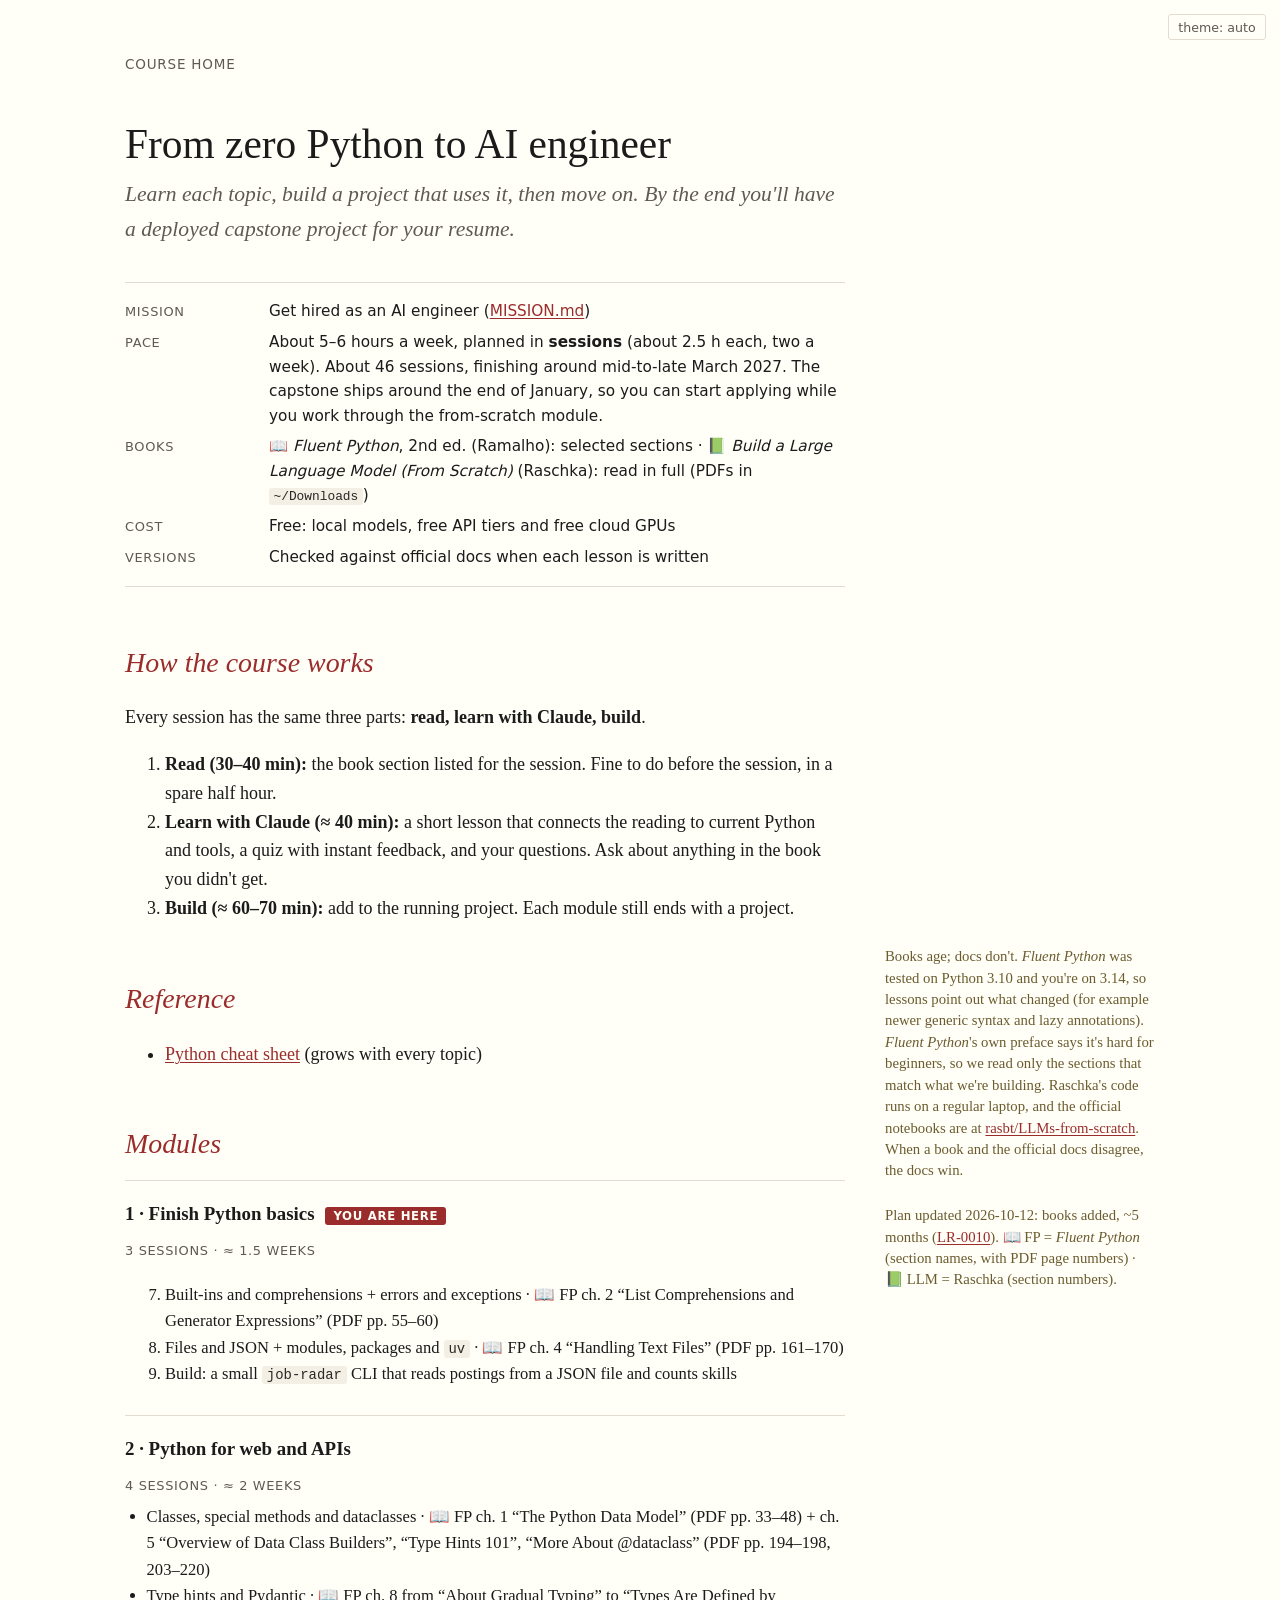
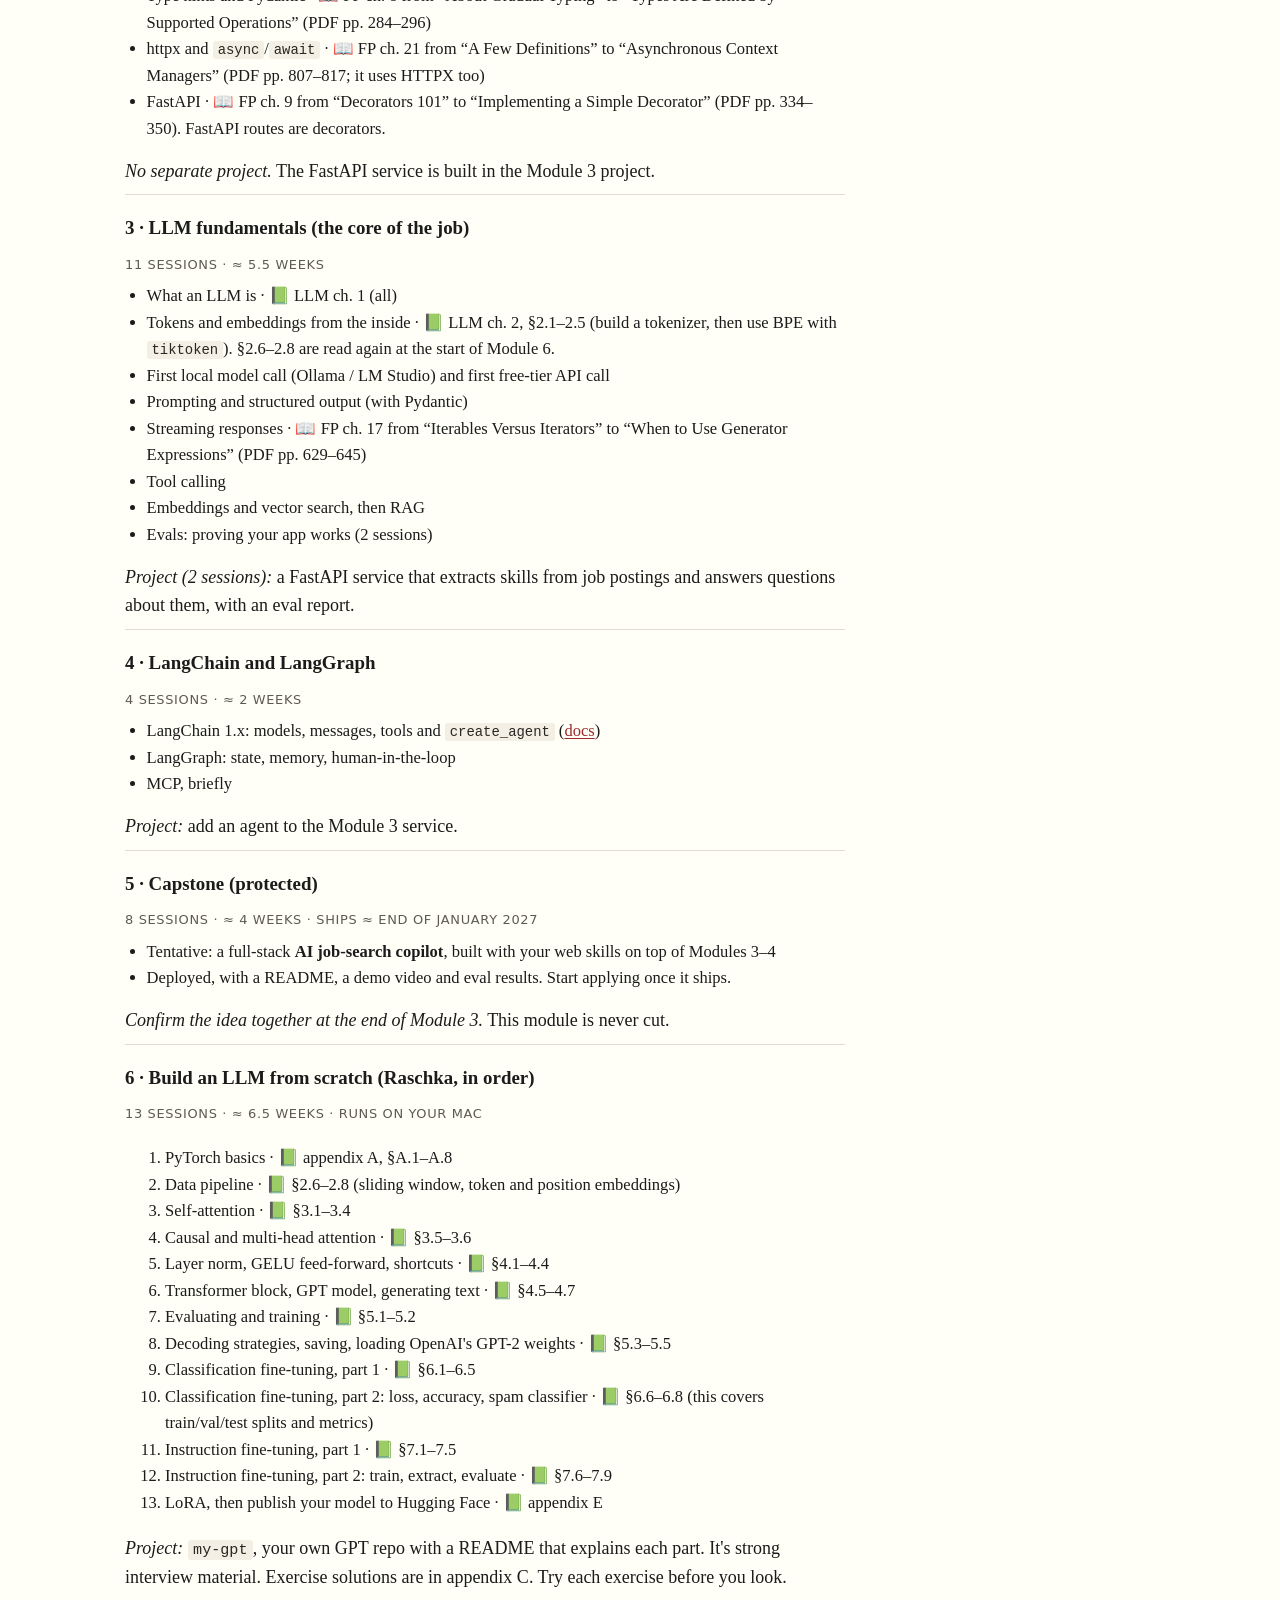
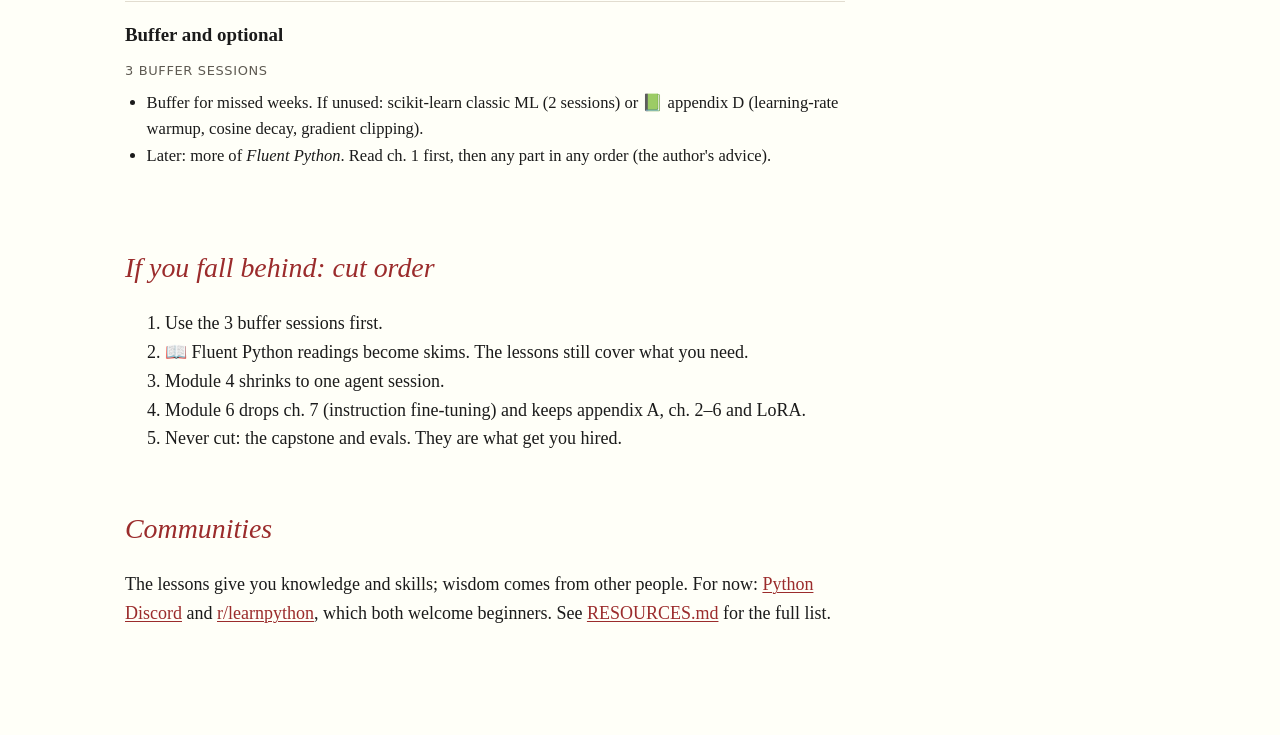
<file: ai/index.html>
<!doctype html>
<html lang="en">
<head>
<meta charset="utf-8">
<meta name="viewport" content="width=device-width, initial-scale=1">
<title>AI Engineer Course</title>
<link rel="stylesheet" href="assets/course.css">
</head>
<body>
<main class="page">

<nav class="crumbs">Course home</nav>

<h1>From zero Python to AI engineer</h1>
<p class="subtitle">Learn each topic, build a project that uses it, then move on. By the end you'll have a deployed capstone project for your resume.</p>

<dl class="meta">
  <dt>Mission</dt><dd>Get hired as an AI engineer (<a href="MISSION.md">MISSION.md</a>)</dd>
  <dt>Pace</dt><dd>About 5–6 hours a week, planned in <strong>sessions</strong> (about 2.5 h each, two a week). About 46 sessions, finishing around mid-to-late March 2027. The capstone ships around the end of January, so you can start applying while you work through the from-scratch module.</dd>
  <dt>Books</dt><dd>📖 <em>Fluent Python</em>, 2nd ed. (Ramalho): selected sections · 📗 <em>Build a Large Language Model (From Scratch)</em> (Raschka): read in full (PDFs in <code>~/Downloads</code>)</dd>
  <dt>Cost</dt><dd>Free: local models, free API tiers and free cloud GPUs</dd>
  <dt>Versions</dt><dd>Checked against official docs when each lesson is written</dd>
</dl>

<h2>How the course works</h2>
<p>Every session has the same three parts: <strong>read, learn with Claude, build</strong>.</p>
<ol>
  <li><strong>Read (30–40 min):</strong> the book section listed for the session. Fine to do before the session, in a spare half hour.</li>
  <li><strong>Learn with Claude (≈ 40 min):</strong> a short lesson that connects the reading to current Python and tools, a quiz with instant feedback, and your questions. Ask about anything in the book you didn't get.</li>
  <li><strong>Build (≈ 60–70 min):</strong> add to the running project. Each module still ends with a project.</li>
</ol>
<p class="note">Books age; docs don't. <em>Fluent Python</em> was tested on Python 3.10 and you're on 3.14, so lessons point out what changed (for example newer generic syntax and lazy annotations). <em>Fluent Python</em>'s own preface says it's hard for beginners, so we read only the sections that match what we're building. Raschka's code runs on a regular laptop, and the official notebooks are at <a href="https://github.com/rasbt/LLMs-from-scratch">rasbt/LLMs-from-scratch</a>. When a book and the official docs disagree, the docs win.</p>

<h2>Reference</h2>
<ul>
  <li><a href="reference/python-cheatsheet.html">Python cheat sheet</a> (grows with every topic)</li>
</ul>

<h2>Modules</h2>
<p class="note">Plan updated 2026-10-12: books added, ~5 months (<a href="learning-records/0010-current-plan-books-ai-projects-5-months.md">LR-0010</a>). 📖 FP = <em>Fluent Python</em> (section names, with PDF page numbers) · 📗 LLM = Raschka (section numbers).</p>

<div class="phase current">
  <h3>1 · Finish Python basics</h3>
  <span class="when">3 sessions · ≈ 1.5 weeks</span>
  <ol start="7">
    <li>Built-ins and comprehensions + errors and exceptions · 📖 FP ch. 2 “List Comprehensions and Generator Expressions” (PDF pp. 55–60)</li>
    <li>Files and JSON + modules, packages and <code>uv</code> · 📖 FP ch. 4 “Handling Text Files” (PDF pp. 161–170)</li>
    <li>Build: a small <code>job-radar</code> CLI that reads postings from a JSON file and counts skills</li>
  </ol>
</div>

<div class="phase">
  <h3>2 · Python for web and APIs</h3>
  <span class="when">4 sessions · ≈ 2 weeks</span>
  <ul>
    <li>Classes, special methods and dataclasses · 📖 FP ch. 1 “The Python Data Model” (PDF pp. 33–48) + ch. 5 “Overview of Data Class Builders”, “Type Hints 101”, “More About @dataclass” (PDF pp. 194–198, 203–220)</li>
    <li>Type hints and Pydantic · 📖 FP ch. 8 from “About Gradual Typing” to “Types Are Defined by Supported Operations” (PDF pp. 284–296)</li>
    <li>httpx and <code>async</code>/<code>await</code> · 📖 FP ch. 21 from “A Few Definitions” to “Asynchronous Context Managers” (PDF pp. 807–817; it uses HTTPX too)</li>
    <li>FastAPI · 📖 FP ch. 9 from “Decorators 101” to “Implementing a Simple Decorator” (PDF pp. 334–350). FastAPI routes are decorators.</li>
  </ul>
  <em>No separate project.</em> The FastAPI service is built in the Module 3 project.
</div>

<div class="phase">
  <h3>3 · LLM fundamentals (the core of the job)</h3>
  <span class="when">11 sessions · ≈ 5.5 weeks</span>
  <ul>
    <li>What an LLM is · 📗 LLM ch. 1 (all)</li>
    <li>Tokens and embeddings from the inside · 📗 LLM ch. 2, §2.1–2.5 (build a tokenizer, then use BPE with <code>tiktoken</code>). §2.6–2.8 are read again at the start of Module 6.</li>
    <li>First local model call (Ollama / LM Studio) and first free-tier API call</li>
    <li>Prompting and structured output (with Pydantic)</li>
    <li>Streaming responses · 📖 FP ch. 17 from “Iterables Versus Iterators” to “When to Use Generator Expressions” (PDF pp. 629–645)</li>
    <li>Tool calling</li>
    <li>Embeddings and vector search, then RAG</li>
    <li>Evals: proving your app works (2 sessions)</li>
  </ul>
  <em>Project (2 sessions):</em> a FastAPI service that extracts skills from job postings and answers questions about them, with an eval report.
</div>

<div class="phase">
  <h3>4 · LangChain and LangGraph</h3>
  <span class="when">4 sessions · ≈ 2 weeks</span>
  <ul>
    <li>LangChain 1.x: models, messages, tools and <code>create_agent</code> (<a href="https://docs.langchain.com/oss/python/langchain/agents">docs</a>)</li>
    <li>LangGraph: state, memory, human-in-the-loop</li>
    <li>MCP, briefly</li>
  </ul>
  <em>Project:</em> add an agent to the Module 3 service.
</div>

<div class="phase">
  <h3>5 · Capstone (protected)</h3>
  <span class="when">8 sessions · ≈ 4 weeks · ships ≈ end of January 2027</span>
  <ul>
    <li>Tentative: a full-stack <strong>AI job-search copilot</strong>, built with your web skills on top of Modules 3–4</li>
    <li>Deployed, with a README, a demo video and eval results. Start applying once it ships.</li>
  </ul>
  <em>Confirm the idea together at the end of Module 3.</em> This module is never cut.
</div>

<div class="phase">
  <h3>6 · Build an LLM from scratch (Raschka, in order)</h3>
  <span class="when">13 sessions · ≈ 6.5 weeks · runs on your Mac</span>
  <ol>
    <li>PyTorch basics · 📗 appendix A, §A.1–A.8</li>
    <li>Data pipeline · 📗 §2.6–2.8 (sliding window, token and position embeddings)</li>
    <li>Self-attention · 📗 §3.1–3.4</li>
    <li>Causal and multi-head attention · 📗 §3.5–3.6</li>
    <li>Layer norm, GELU feed-forward, shortcuts · 📗 §4.1–4.4</li>
    <li>Transformer block, GPT model, generating text · 📗 §4.5–4.7</li>
    <li>Evaluating and training · 📗 §5.1–5.2</li>
    <li>Decoding strategies, saving, loading OpenAI's GPT-2 weights · 📗 §5.3–5.5</li>
    <li>Classification fine-tuning, part 1 · 📗 §6.1–6.5</li>
    <li>Classification fine-tuning, part 2: loss, accuracy, spam classifier · 📗 §6.6–6.8 (this covers train/val/test splits and metrics)</li>
    <li>Instruction fine-tuning, part 1 · 📗 §7.1–7.5</li>
    <li>Instruction fine-tuning, part 2: train, extract, evaluate · 📗 §7.6–7.9</li>
    <li>LoRA, then publish your model to Hugging Face · 📗 appendix E</li>
  </ol>
  <em>Project:</em> <code>my-gpt</code>, your own GPT repo with a README that explains each part. It's strong interview material. Exercise solutions are in appendix C. Try each exercise before you look.
</div>

<div class="phase">
  <h3>Buffer and optional</h3>
  <span class="when">3 buffer sessions</span>
  <ul>
    <li>Buffer for missed weeks. If unused: scikit-learn classic ML (2 sessions) or 📗 appendix D (learning-rate warmup, cosine decay, gradient clipping).</li>
    <li>Later: more of <em>Fluent Python</em>. Read ch. 1 first, then any part in any order (the author's advice).</li>
  </ul>
</div>

<h2>If you fall behind: cut order</h2>
<ol>
  <li>Use the 3 buffer sessions first.</li>
  <li>📖 Fluent Python readings become skims. The lessons still cover what you need.</li>
  <li>Module 4 shrinks to one agent session.</li>
  <li>Module 6 drops ch. 7 (instruction fine-tuning) and keeps appendix A, ch. 2–6 and LoRA.</li>
  <li>Never cut: the capstone and evals. They are what get you hired.</li>
</ol>

<h2>Communities</h2>
<p>The lessons give you knowledge and skills; wisdom comes from other people. For now: <a href="https://www.pythondiscord.com/">Python Discord</a> and <a href="https://www.reddit.com/r/learnpython/">r/learnpython</a>, which both welcome beginners. See <a href="RESOURCES.md">RESOURCES.md</a> for the full list.</p>

</main>
<script src="assets/components.js"></script>
</body>
</html>
</file>
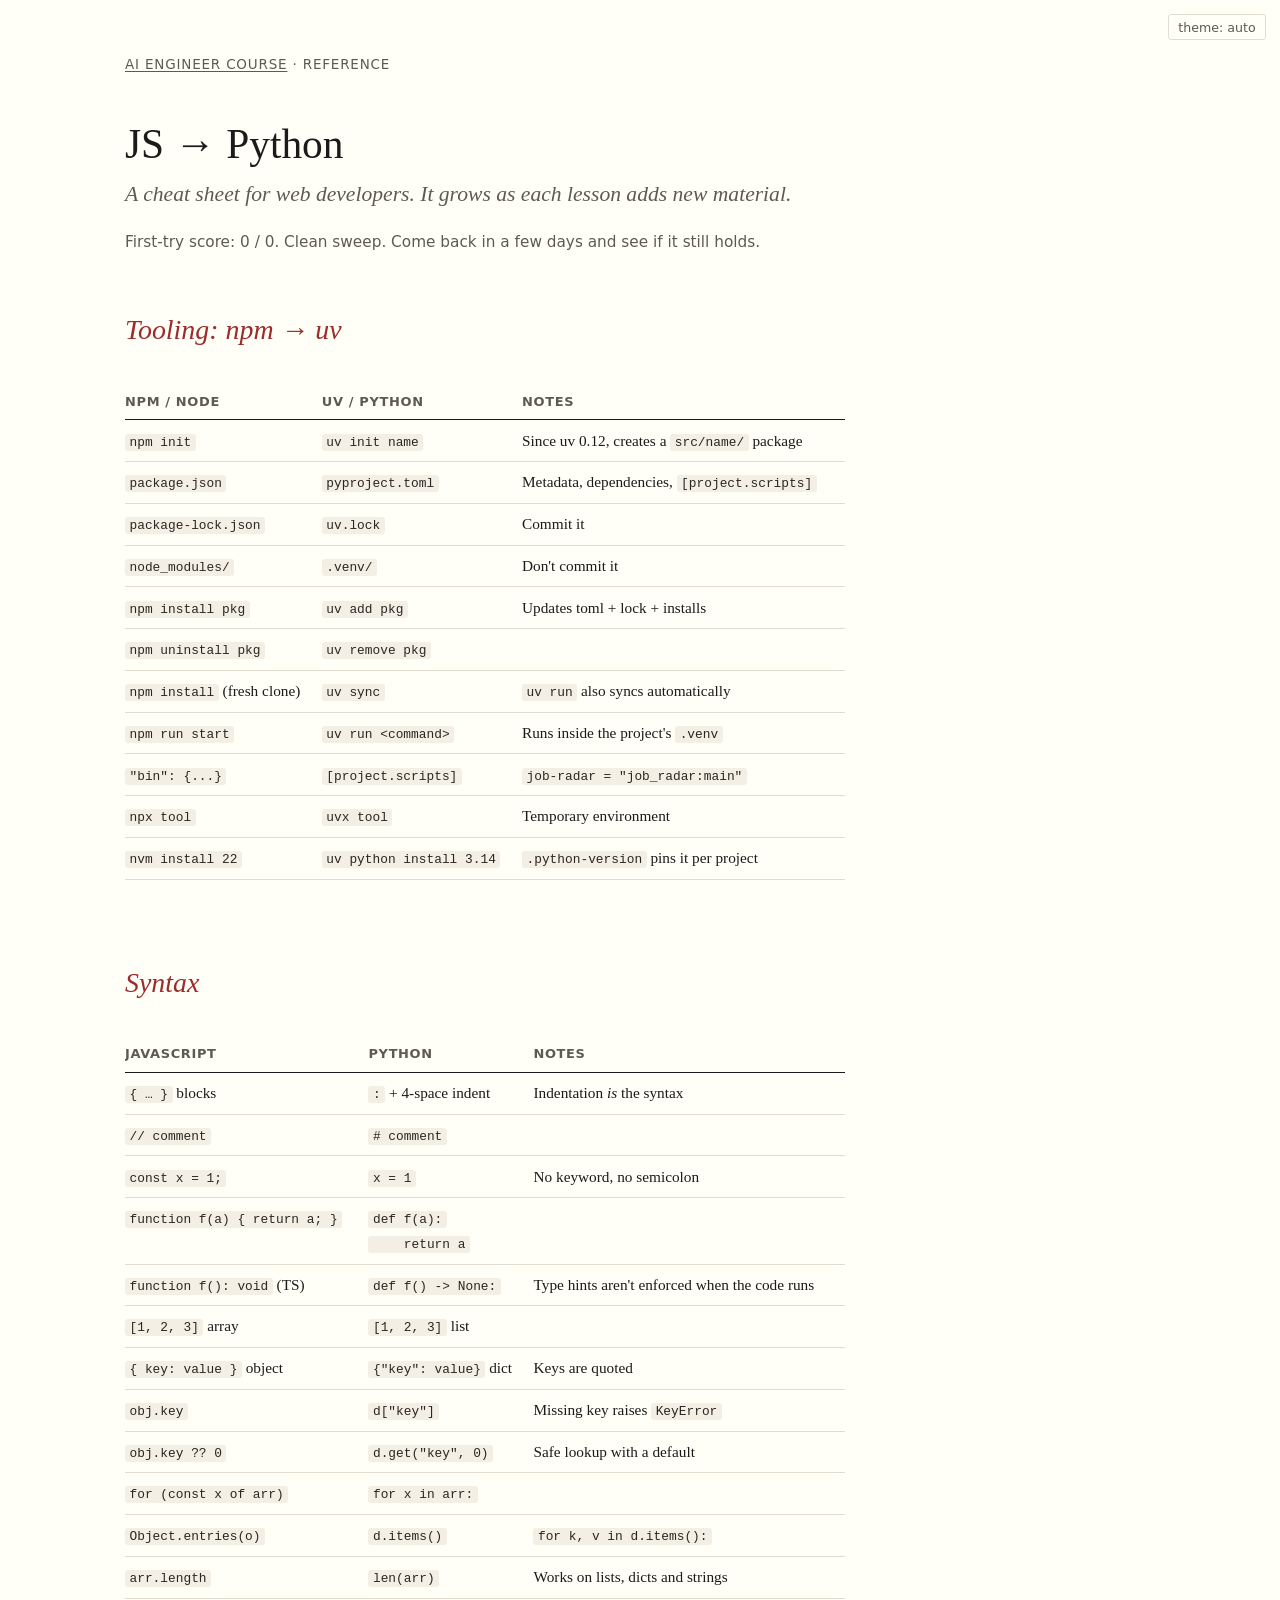
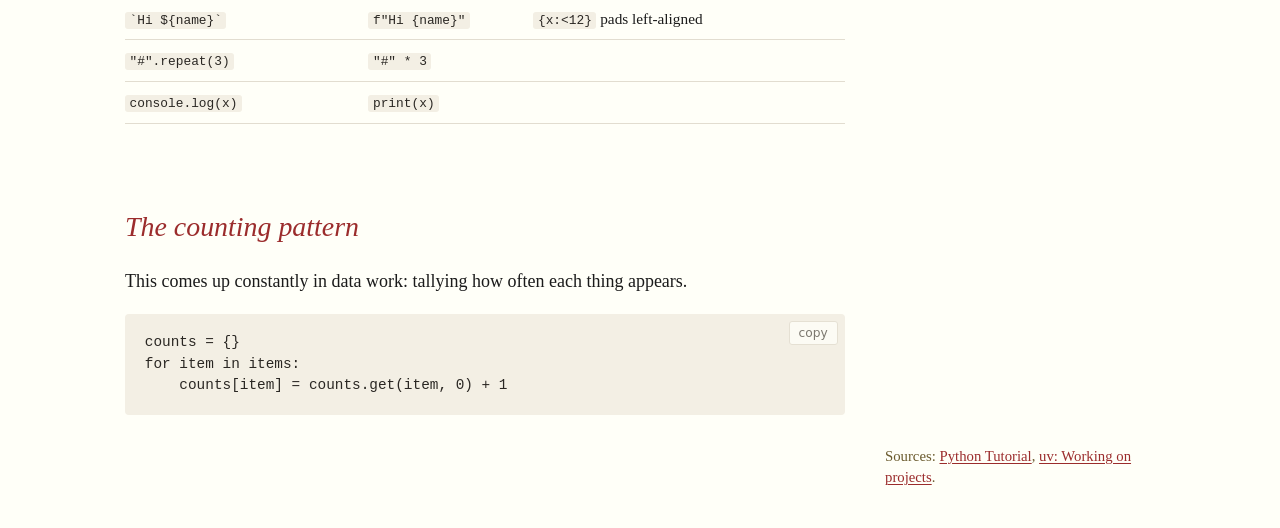
<file: ai/drafts/js-to-python-with-uv-draft.html>
<!doctype html>
<html lang="en">
<head>
<meta charset="utf-8">
<meta name="viewport" content="width=device-width, initial-scale=1">
<title>JS to Python</title>
<link rel="stylesheet" href="../assets/course.css">
</head>
<body>
<main class="page">

<nav class="crumbs"><a href="../index.html">AI Engineer Course</a> · Reference</nav>

<h1>JS → Python</h1>
<p class="subtitle">A cheat sheet for web developers. It grows as each lesson adds new material.</p>
<p class="score" style="margin-top:-1rem">Python 3.14 · uv 0.12 · last updated after <a href="../lessons/0001-your-first-python-project.html">Lesson 1</a></p>

<h2>Tooling: npm → uv</h2>
<div class="table-wrap">
<table>
  <thead><tr><th>npm / Node</th><th>uv / Python</th><th>Notes</th></tr></thead>
  <tbody>
    <tr><td><code>npm init</code></td><td><code>uv init name</code></td><td>Since uv 0.12, creates a <code>src/name/</code> package</td></tr>
    <tr><td><code>package.json</code></td><td><code>pyproject.toml</code></td><td>Metadata, dependencies, <code>[project.scripts]</code></td></tr>
    <tr><td><code>package-lock.json</code></td><td><code>uv.lock</code></td><td>Commit it</td></tr>
    <tr><td><code>node_modules/</code></td><td><code>.venv/</code></td><td>Don't commit it</td></tr>
    <tr><td><code>npm install pkg</code></td><td><code>uv add pkg</code></td><td>Updates toml + lock + installs</td></tr>
    <tr><td><code>npm uninstall pkg</code></td><td><code>uv remove pkg</code></td><td></td></tr>
    <tr><td><code>npm install</code> (fresh clone)</td><td><code>uv sync</code></td><td><code>uv run</code> also syncs automatically</td></tr>
    <tr><td><code>npm run start</code></td><td><code>uv run &lt;command&gt;</code></td><td>Runs inside the project's <code>.venv</code></td></tr>
    <tr><td><code>"bin": {...}</code></td><td><code>[project.scripts]</code></td><td><code>job-radar = "job_radar:main"</code></td></tr>
    <tr><td><code>npx tool</code></td><td><code>uvx tool</code></td><td>Temporary environment</td></tr>
    <tr><td><code>nvm install 22</code></td><td><code>uv python install 3.14</code></td><td><code>.python-version</code> pins it per project</td></tr>
  </tbody>
</table>
</div>

<h2>Syntax</h2>
<div class="table-wrap">
<table>
  <thead><tr><th>JavaScript</th><th>Python</th><th>Notes</th></tr></thead>
  <tbody>
    <tr><td><code>{ … }</code> blocks</td><td><code>:</code> + 4-space indent</td><td>Indentation <em>is</em> the syntax</td></tr>
    <tr><td><code>// comment</code></td><td><code># comment</code></td><td></td></tr>
    <tr><td><code>const x = 1;</code></td><td><code>x = 1</code></td><td>No keyword, no semicolon</td></tr>
    <tr><td><code>function f(a) { return a; }</code></td><td><code>def f(a):</code><br><code>&nbsp;&nbsp;&nbsp;&nbsp;return a</code></td><td></td></tr>
    <tr><td><code>function f(): void</code> (TS)</td><td><code>def f() -&gt; None:</code></td><td>Type hints aren't enforced when the code runs</td></tr>
    <tr><td><code>[1, 2, 3]</code> array</td><td><code>[1, 2, 3]</code> list</td><td></td></tr>
    <tr><td><code>{ key: value }</code> object</td><td><code>{"key": value}</code> dict</td><td>Keys are quoted</td></tr>
    <tr><td><code>obj.key</code></td><td><code>d["key"]</code></td><td>Missing key raises <code>KeyError</code></td></tr>
    <tr><td><code>obj.key ?? 0</code></td><td><code>d.get("key", 0)</code></td><td>Safe lookup with a default</td></tr>
    <tr><td><code>for (const x of arr)</code></td><td><code>for x in arr:</code></td><td></td></tr>
    <tr><td><code>Object.entries(o)</code></td><td><code>d.items()</code></td><td><code>for k, v in d.items():</code></td></tr>
    <tr><td><code>arr.length</code></td><td><code>len(arr)</code></td><td>Works on lists, dicts and strings</td></tr>
    <tr><td><code>`Hi ${name}`</code></td><td><code>f"Hi {name}"</code></td><td><code>{x:&lt;12}</code> pads left-aligned</td></tr>
    <tr><td><code>"#".repeat(3)</code></td><td><code>"#" * 3</code></td><td></td></tr>
    <tr><td><code>console.log(x)</code></td><td><code>print(x)</code></td><td></td></tr>
  </tbody>
</table>
</div>

<h2>The counting pattern</h2>
<p>This comes up constantly in data work: tallying how often each thing appears.</p>
<pre>counts = {}
for item in items:
    counts[item] = counts.get(item, 0) + 1</pre>

<p class="note">Sources: <a href="https://docs.python.org/3/tutorial/">Python Tutorial</a>, <a href="https://docs.astral.sh/uv/guides/projects/">uv: Working on projects</a>.</p>

</main>
<script src="../assets/components.js"></script>
</body>
</html>
</file>
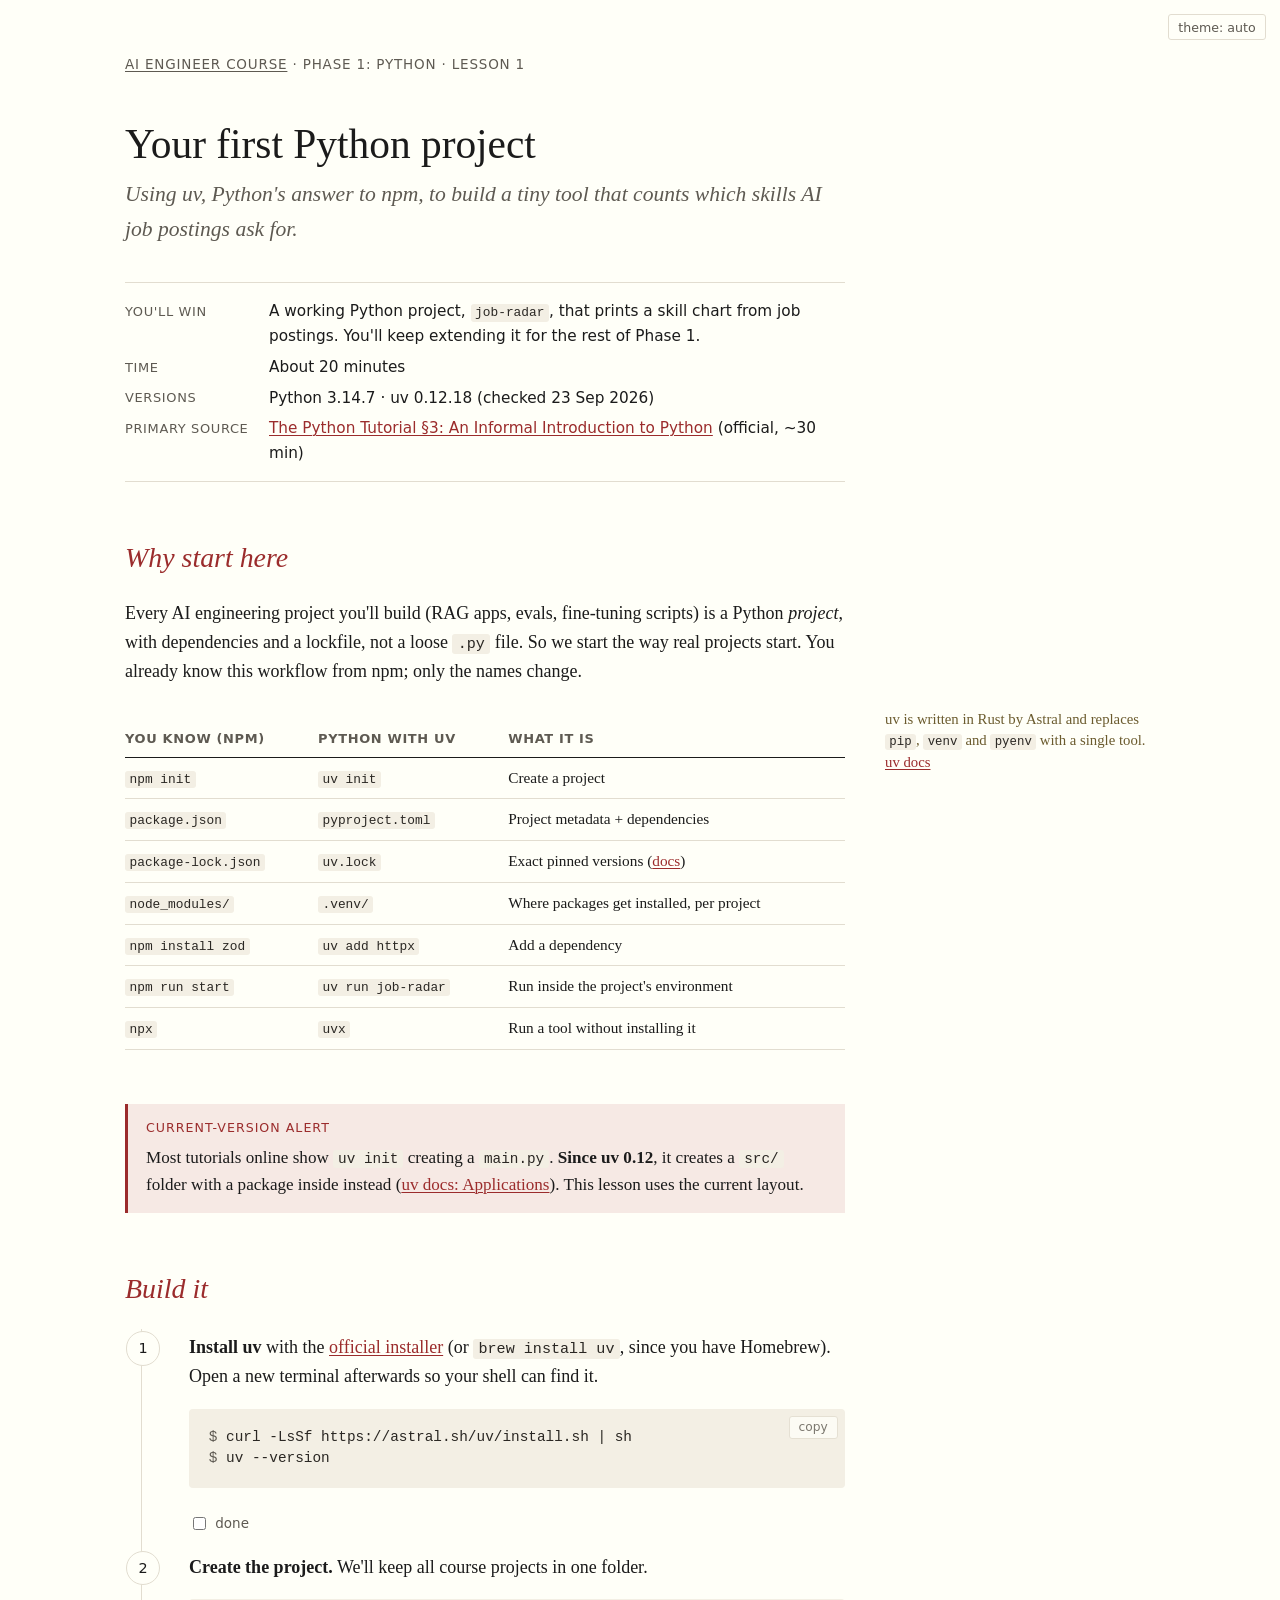
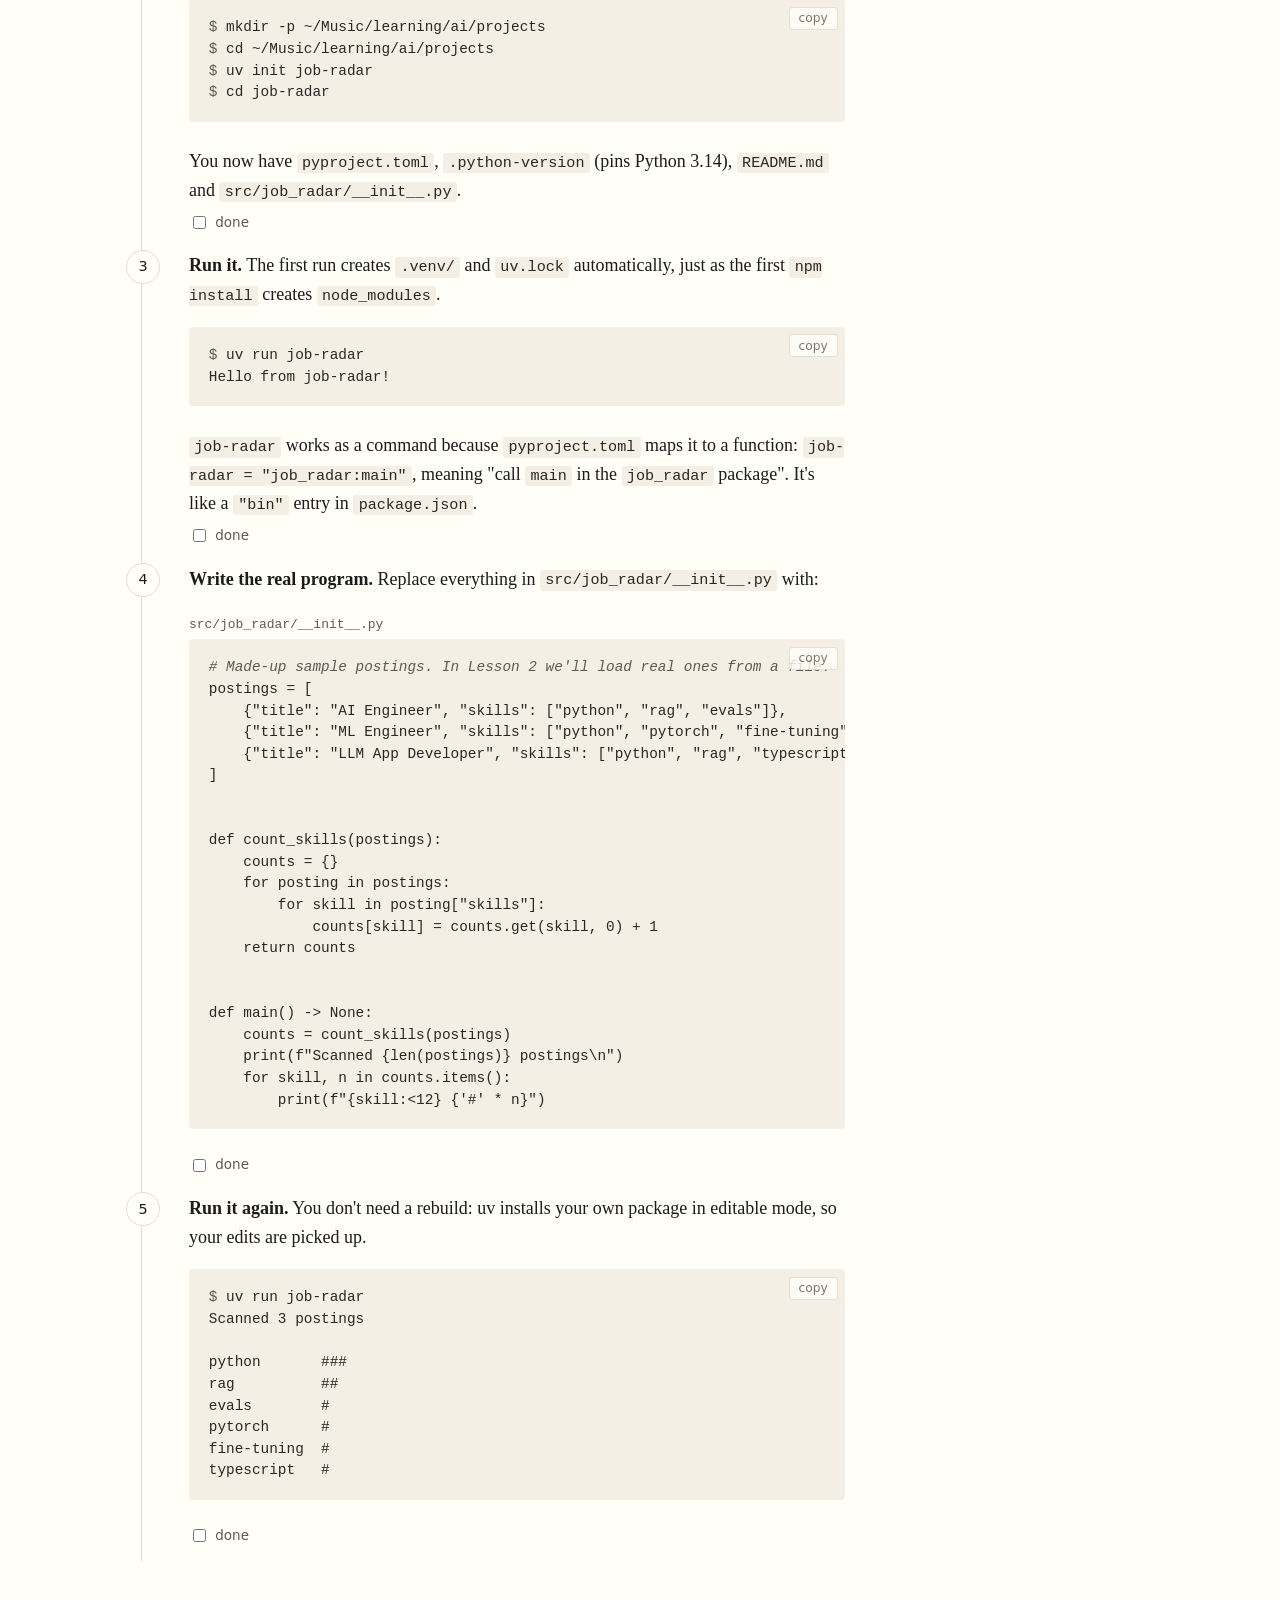
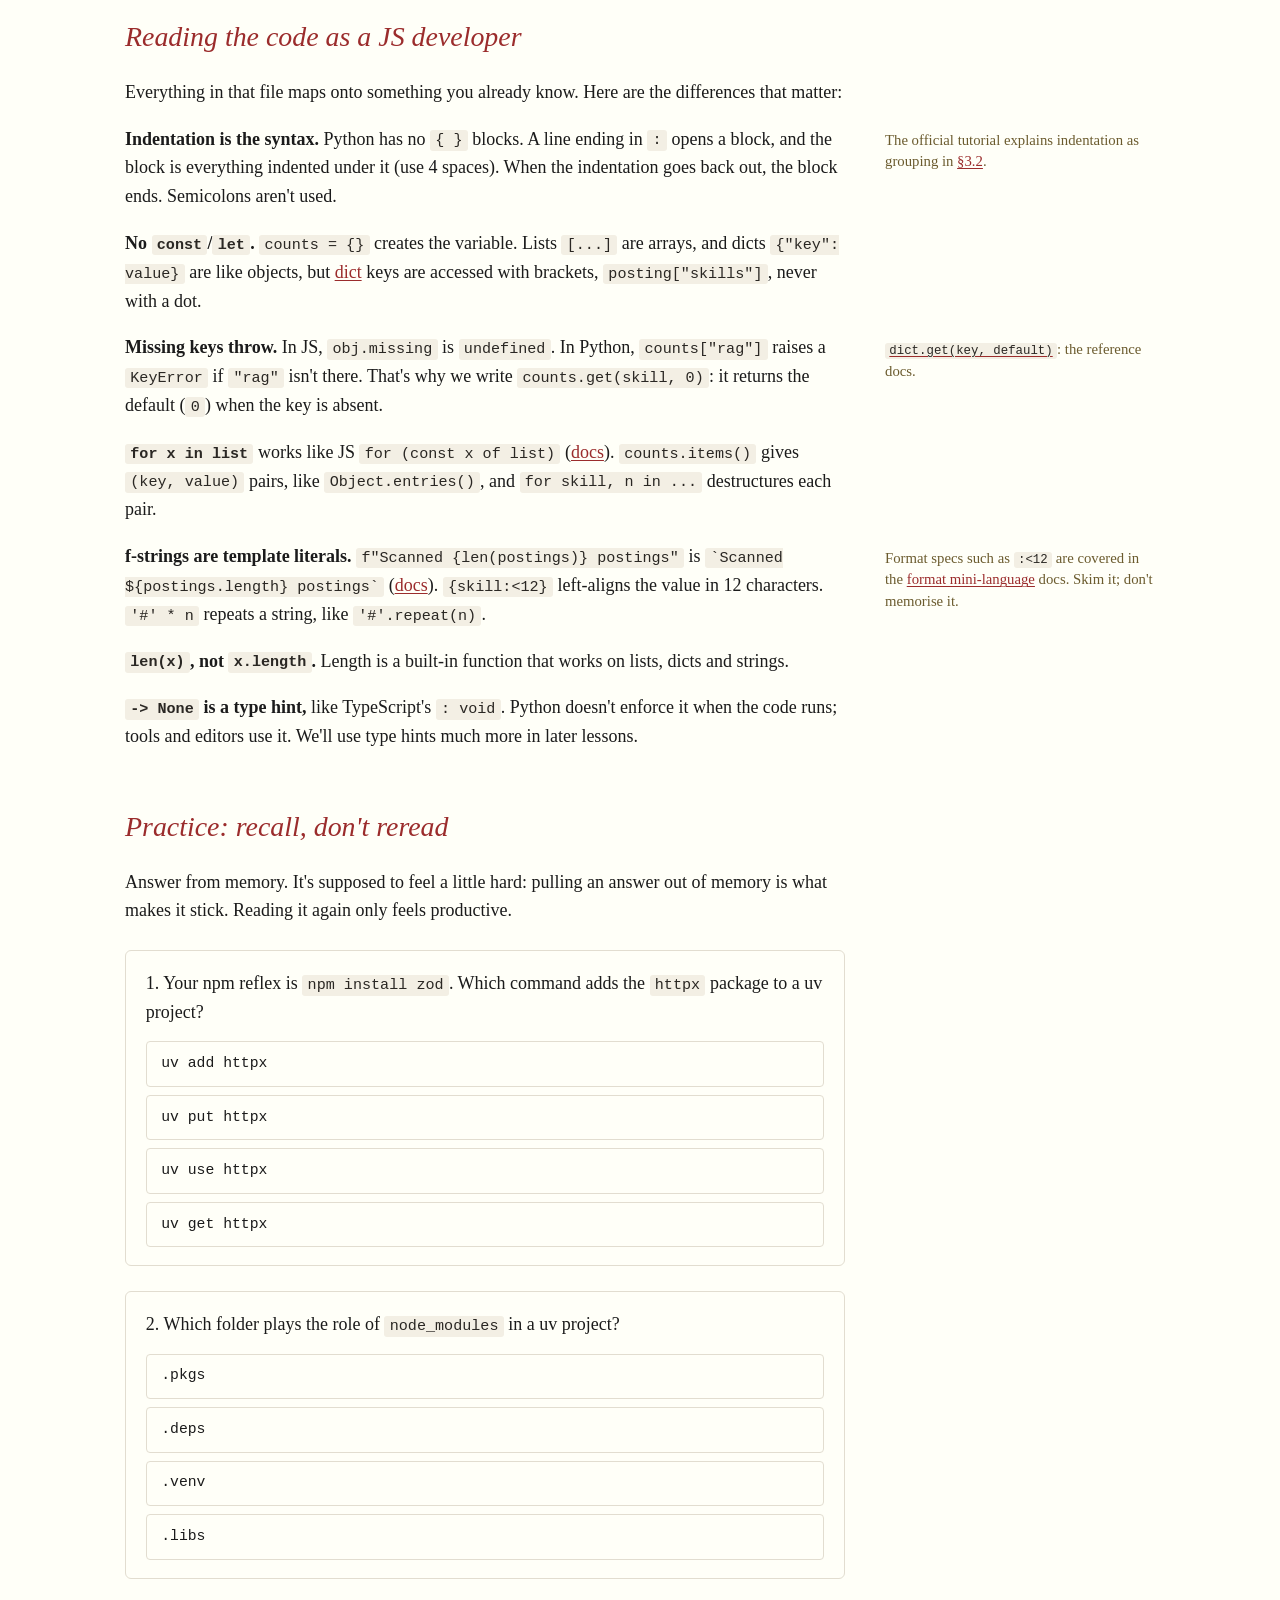
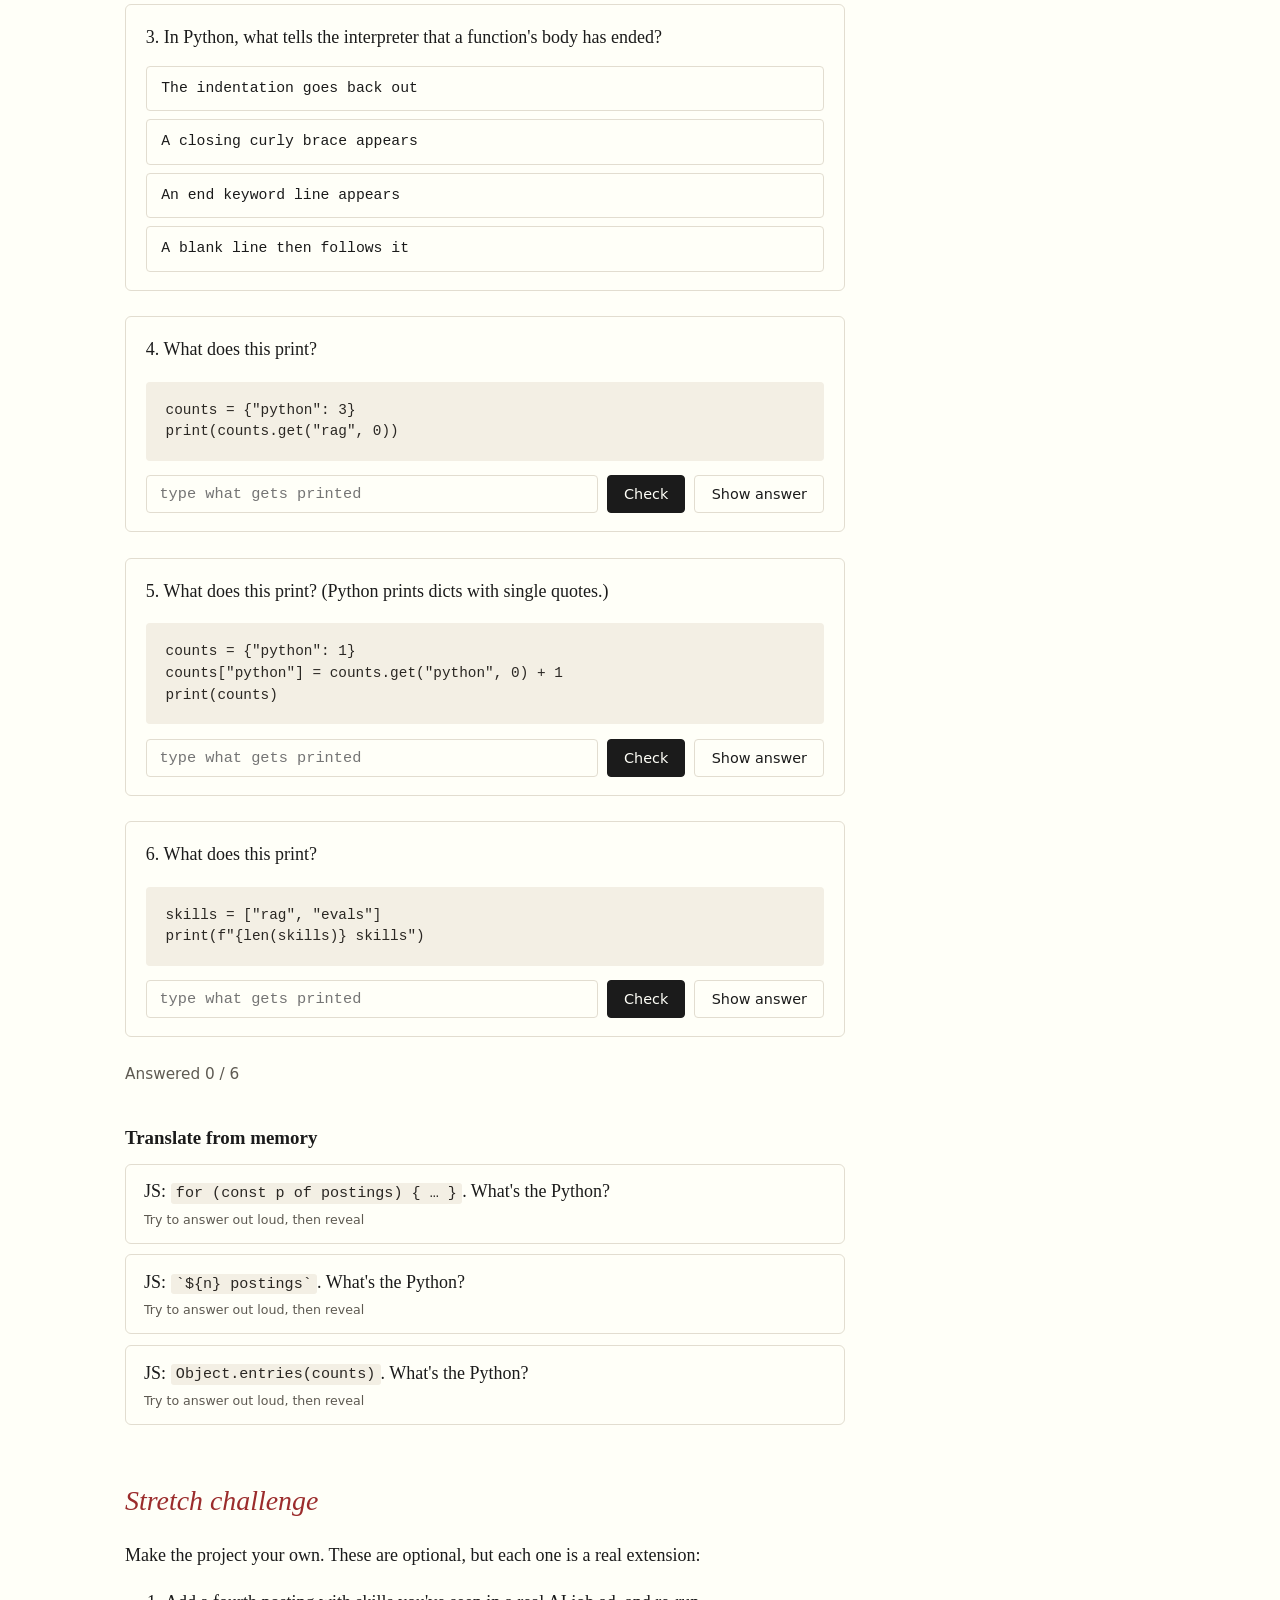
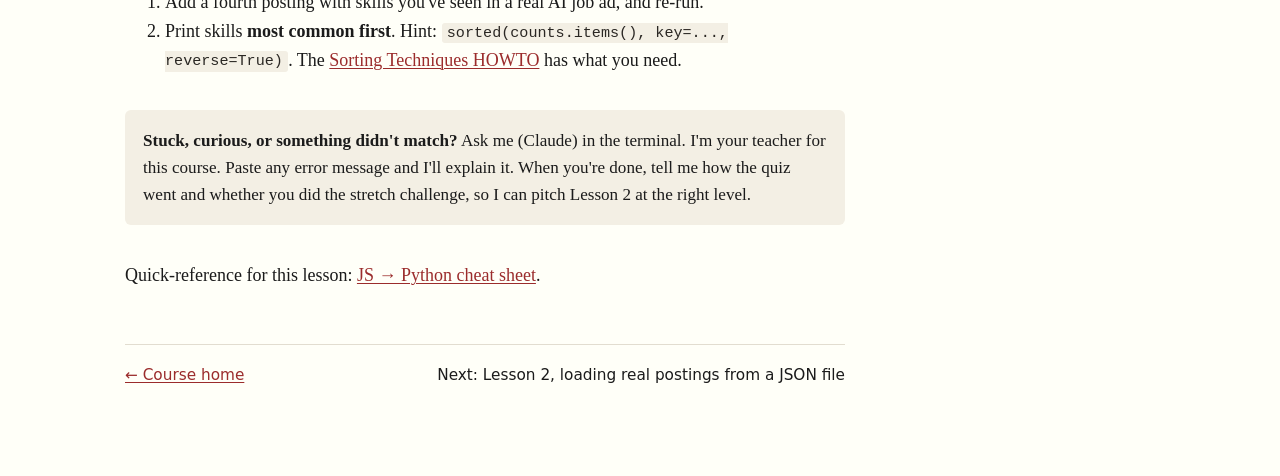
<file: ai/drafts/phase1-project-job-radar-draft.html>
<!doctype html>
<html lang="en">
<head>
<meta charset="utf-8">
<meta name="viewport" content="width=device-width, initial-scale=1">
<title>Your First Python Project</title>
<link rel="stylesheet" href="../assets/course.css">
</head>
<body>
<main class="page">

<nav class="crumbs"><a href="../index.html">AI Engineer Course</a> · Phase 1: Python · Lesson 1</nav>

<h1>Your first Python project</h1>
<p class="subtitle">Using uv, Python's answer to npm, to build a tiny tool that counts which skills AI job postings ask for.</p>

<dl class="meta">
  <dt>You'll win</dt><dd>A working Python project, <code>job-radar</code>, that prints a skill chart from job postings. You'll keep extending it for the rest of Phase 1.</dd>
  <dt>Time</dt><dd>About 20 minutes</dd>
  <dt>Versions</dt><dd>Python 3.14.7 · uv 0.12.18 (checked 23 Sep 2026)</dd>
  <dt>Primary source</dt><dd><a href="https://docs.python.org/3/tutorial/introduction.html">The Python Tutorial §3: An Informal Introduction to Python</a> (official, ~30 min)</dd>
</dl>

<h2>Why start here</h2>
<p>Every AI engineering project you'll build (RAG apps, evals, fine-tuning scripts) is a Python <em>project</em>, with dependencies and a lockfile, not a loose <code>.py</code> file. So we start the way real projects start. You already know this workflow from npm; only the names change.</p>

<p class="note">uv is written in Rust by Astral and replaces <code>pip</code>, <code>venv</code> and <code>pyenv</code> with a single tool. <a href="https://docs.astral.sh/uv/">uv docs</a></p>

<div class="table-wrap">
<table>
  <thead><tr><th>You know (npm)</th><th>Python with uv</th><th>What it is</th></tr></thead>
  <tbody>
    <tr><td><code>npm init</code></td><td><code>uv init</code></td><td>Create a project</td></tr>
    <tr><td><code>package.json</code></td><td><code>pyproject.toml</code></td><td>Project metadata + dependencies</td></tr>
    <tr><td><code>package-lock.json</code></td><td><code>uv.lock</code></td><td>Exact pinned versions (<a href="https://docs.astral.sh/uv/guides/projects/#uvlock">docs</a>)</td></tr>
    <tr><td><code>node_modules/</code></td><td><code>.venv/</code></td><td>Where packages get installed, per project</td></tr>
    <tr><td><code>npm install zod</code></td><td><code>uv add httpx</code></td><td>Add a dependency</td></tr>
    <tr><td><code>npm run start</code></td><td><code>uv run job-radar</code></td><td>Run inside the project's environment</td></tr>
    <tr><td><code>npx</code></td><td><code>uvx</code></td><td>Run a tool without installing it</td></tr>
  </tbody>
</table>
</div>

<div class="callout">
  <span class="label">Current-version alert</span>
  Most tutorials online show <code>uv init</code> creating a <code>main.py</code>. <strong>Since uv 0.12</strong>, it creates a <code>src/</code> folder with a package inside instead (<a href="https://docs.astral.sh/uv/concepts/projects/init/#applications">uv docs: Applications</a>). This lesson uses the current layout.
</div>

<h2>Build it</h2>

<ol class="steps" data-key="l1-build">
  <li>
    <strong>Install uv</strong> with the <a href="https://docs.astral.sh/uv/getting-started/installation/">official installer</a> (or <code>brew install uv</code>, since you have Homebrew). Open a new terminal afterwards so your shell can find it.
<pre><span class="p">$ </span>curl -LsSf https://astral.sh/uv/install.sh | sh
<span class="p">$ </span>uv --version</pre>
  </li>
  <li>
    <strong>Create the project.</strong> We'll keep all course projects in one folder.
<pre><span class="p">$ </span>mkdir -p ~/Music/learning/ai/projects
<span class="p">$ </span>cd ~/Music/learning/ai/projects
<span class="p">$ </span>uv init job-radar
<span class="p">$ </span>cd job-radar</pre>
    You now have <code>pyproject.toml</code>, <code>.python-version</code> (pins Python 3.14), <code>README.md</code> and <code>src/job_radar/__init__.py</code>.
  </li>
  <li>
    <strong>Run it.</strong> The first run creates <code>.venv/</code> and <code>uv.lock</code> automatically, just as the first <code>npm install</code> creates <code>node_modules</code>.
<pre><span class="p">$ </span>uv run job-radar
Hello from job-radar!</pre>
    <code>job-radar</code> works as a command because <code>pyproject.toml</code> maps it to a function: <code>job-radar = "job_radar:main"</code>, meaning "call <code>main</code> in the <code>job_radar</code> package". It's like a <code>"bin"</code> entry in <code>package.json</code>.
  </li>
  <li>
    <strong>Write the real program.</strong> Replace everything in <code>src/job_radar/__init__.py</code> with:
<p class="file-label">src/job_radar/__init__.py</p>
<pre><span class="c"># Made-up sample postings. In Lesson 2 we'll load real ones from a file.</span>
postings = [
    {"title": "AI Engineer", "skills": ["python", "rag", "evals"]},
    {"title": "ML Engineer", "skills": ["python", "pytorch", "fine-tuning"]},
    {"title": "LLM App Developer", "skills": ["python", "rag", "typescript"]},
]


def count_skills(postings):
    counts = {}
    for posting in postings:
        for skill in posting["skills"]:
            counts[skill] = counts.get(skill, 0) + 1
    return counts


def main() -> None:
    counts = count_skills(postings)
    print(f"Scanned {len(postings)} postings\n")
    for skill, n in counts.items():
        print(f"{skill:&lt;12} {'#' * n}")</pre>
  </li>
  <li>
    <strong>Run it again.</strong> You don't need a rebuild: uv installs your own package in editable mode, so your edits are picked up.
<pre><span class="p">$ </span>uv run job-radar
Scanned 3 postings

python       ###
rag          ##
evals        #
pytorch      #
fine-tuning  #
typescript   #</pre>
  </li>
</ol>

<h2>Reading the code as a JS developer</h2>
<p>Everything in that file maps onto something you already know. Here are the differences that matter:</p>

<p class="note">The official tutorial explains indentation as grouping in <a href="https://docs.python.org/3/tutorial/introduction.html#first-steps-towards-programming">§3.2</a>.</p>
<p><strong>Indentation is the syntax.</strong> Python has no <code>{ }</code> blocks. A line ending in <code>:</code> opens a block, and the block is everything indented under it (use 4 spaces). When the indentation goes back out, the block ends. Semicolons aren't used.</p>

<p><strong>No <code>const</code>/<code>let</code>.</strong> <code>counts = {}</code> creates the variable. Lists <code>[...]</code> are arrays, and dicts <code>{"key": value}</code> are like objects, but <a href="https://docs.python.org/3/tutorial/datastructures.html#dictionaries">dict</a> keys are accessed with brackets, <code>posting["skills"]</code>, never with a dot.</p>

<p class="note"><a href="https://docs.python.org/3/builtins/stdtypes.html#dict.get"><code>dict.get(key, default)</code></a>: the reference docs.</p>
<p><strong>Missing keys throw.</strong> In JS, <code>obj.missing</code> is <code>undefined</code>. In Python, <code>counts["rag"]</code> raises a <code>KeyError</code> if <code>"rag"</code> isn't there. That's why we write <code>counts.get(skill, 0)</code>: it returns the default (<code>0</code>) when the key is absent.</p>

<p><strong><code>for x in list</code></strong> works like JS <code>for (const x of list)</code> (<a href="https://docs.python.org/3/tutorial/controlflow.html#for-statements">docs</a>). <code>counts.items()</code> gives <code>(key, value)</code> pairs, like <code>Object.entries()</code>, and <code>for skill, n in ...</code> destructures each pair.</p>

<p class="note">Format specs such as <code>:&lt;12</code> are covered in the <a href="https://docs.python.org/3/library/string.html#formatspec">format mini-language</a> docs. Skim it; don't memorise it.</p>
<p><strong>f-strings are template literals.</strong> <code>f"Scanned {len(postings)} postings"</code> is <code>`Scanned ${postings.length} postings`</code> (<a href="https://docs.python.org/3/tutorial/inputoutput.html#formatted-string-literals">docs</a>). <code>{skill:&lt;12}</code> left-aligns the value in 12 characters. <code>'#' * n</code> repeats a string, like <code>'#'.repeat(n)</code>.</p>

<p><strong><code>len(x)</code>, not <code>x.length</code>.</strong> Length is a built-in function that works on lists, dicts and strings.</p>

<p><strong><code>-&gt; None</code> is a type hint,</strong> like TypeScript's <code>: void</code>. Python doesn't enforce it when the code runs; tools and editors use it. We'll use type hints much more in later lessons.</p>

<h2>Practice: recall, don't reread</h2>
<p>Answer from memory. It's supposed to feel a little hard: pulling an answer out of memory is what makes it stick. Reading it again only feels productive.</p>

<div class="quiz">
  <p class="q">1. Your npm reflex is <code>npm install zod</code>. Which command adds the <code>httpx</code> package to a uv project?</p>
  <div class="options">
    <button class="opt" data-correct>uv add httpx</button>
    <button class="opt">uv get httpx</button>
    <button class="opt">uv put httpx</button>
    <button class="opt">uv use httpx</button>
  </div>
  <div class="explain"><code>uv add</code> records the dependency in <code>pyproject.toml</code>, updates <code>uv.lock</code> and installs it into <code>.venv</code>, all in one step (<a href="https://docs.astral.sh/uv/guides/projects/#managing-dependencies">docs</a>).</div>
</div>

<div class="quiz">
  <p class="q">2. Which folder plays the role of <code>node_modules</code> in a uv project?</p>
  <div class="options">
    <button class="opt" data-correct>.venv</button>
    <button class="opt">.deps</button>
    <button class="opt">.pkgs</button>
    <button class="opt">.libs</button>
  </div>
  <div class="explain"><code>.venv</code> is the project's <em>virtual environment</em>: its own isolated Python with its own installed packages. uv creates it on the first <code>uv run</code>. Like <code>node_modules</code>, it stays out of git.</div>
</div>

<div class="quiz">
  <p class="q">3. In Python, what tells the interpreter that a function's body has ended?</p>
  <div class="options">
    <button class="opt" data-correct>The indentation goes back out</button>
    <button class="opt">A closing curly brace appears</button>
    <button class="opt">An end keyword line appears</button>
    <button class="opt">A blank line then follows it</button>
  </div>
  <div class="explain">Blocks are defined by indentation alone. Blank lines are only for readability; the convention of two blank lines between top-level functions comes from <a href="https://peps.python.org/pep-0008/#blank-lines">PEP 8</a>, Python's style guide.</div>
</div>

<div class="quiz predict" data-expect="0">
  <p class="q">4. What does this print?</p>
<pre>counts = {"python": 3}
print(counts.get("rag", 0))</pre>
  <div class="explain"><code>"rag"</code> isn't a key, so <code>.get</code> returns the default, <code>0</code>. Writing <code>counts["rag"]</code> would crash with <code>KeyError: 'rag'</code>.</div>
</div>

<div class="quiz predict" data-expect="{'python': 2}">
  <p class="q">5. What does this print? (Python prints dicts with single quotes.)</p>
<pre>counts = {"python": 1}
counts["python"] = counts.get("python", 0) + 1
print(counts)</pre>
  <div class="explain">This is the exact counting pattern from <code>count_skills</code>. The key exists, so <code>.get</code> returns <code>1</code>, then <code>+ 1</code> stores <code>2</code>. The output is <code>{'python': 2}</code>.</div>
</div>

<div class="quiz predict" data-expect="2 skills">
  <p class="q">6. What does this print?</p>
<pre>skills = ["rag", "evals"]
print(f"{len(skills)} skills")</pre>
  <div class="explain"><code>len(skills)</code> is <code>2</code>, and the f-string puts it in place: <code>2 skills</code>.</div>
</div>

<p class="score"></p>

<h3>Translate from memory</h3>
<details class="recall">
  <summary>JS: <code>for (const p of postings) { … }</code>. What's the Python?</summary>
  <p><code>for p in postings:</code>, followed by an indented block.</p>
</details>
<details class="recall">
  <summary>JS: <code>`${n} postings`</code>. What's the Python?</summary>
  <p><code>f"{n} postings"</code></p>
</details>
<details class="recall">
  <summary>JS: <code>Object.entries(counts)</code>. What's the Python?</summary>
  <p><code>counts.items()</code>, usually looped with <code>for key, value in counts.items():</code></p>
</details>

<h2>Stretch challenge</h2>
<p>Make the project your own. These are optional, but each one is a real extension:</p>
<ol>
  <li>Add a fourth posting with skills you've seen in a real AI job ad, and re-run.</li>
  <li>Print skills <strong>most common first</strong>. Hint: <code>sorted(counts.items(), key=..., reverse=True)</code>. The <a href="https://docs.python.org/3/howto/sorting.html">Sorting Techniques HOWTO</a> has what you need.</li>
</ol>

<div class="ask">
  <strong>Stuck, curious, or something didn't match?</strong> Ask me (Claude) in the terminal. I'm your teacher for this course. Paste any error message and I'll explain it. When you're done, tell me how the quiz went and whether you did the stretch challenge, so I can pitch Lesson 2 at the right level.
</div>

<p>Quick-reference for this lesson: <a href="../reference/js-to-python.html">JS → Python cheat sheet</a>.</p>

<nav class="next">
  <a href="../index.html">← Course home</a>
  <span>Next: Lesson 2, loading real postings from a JSON file</span>
</nav>

</main>
<script src="../assets/components.js"></script>
</body>
</html>
</file>
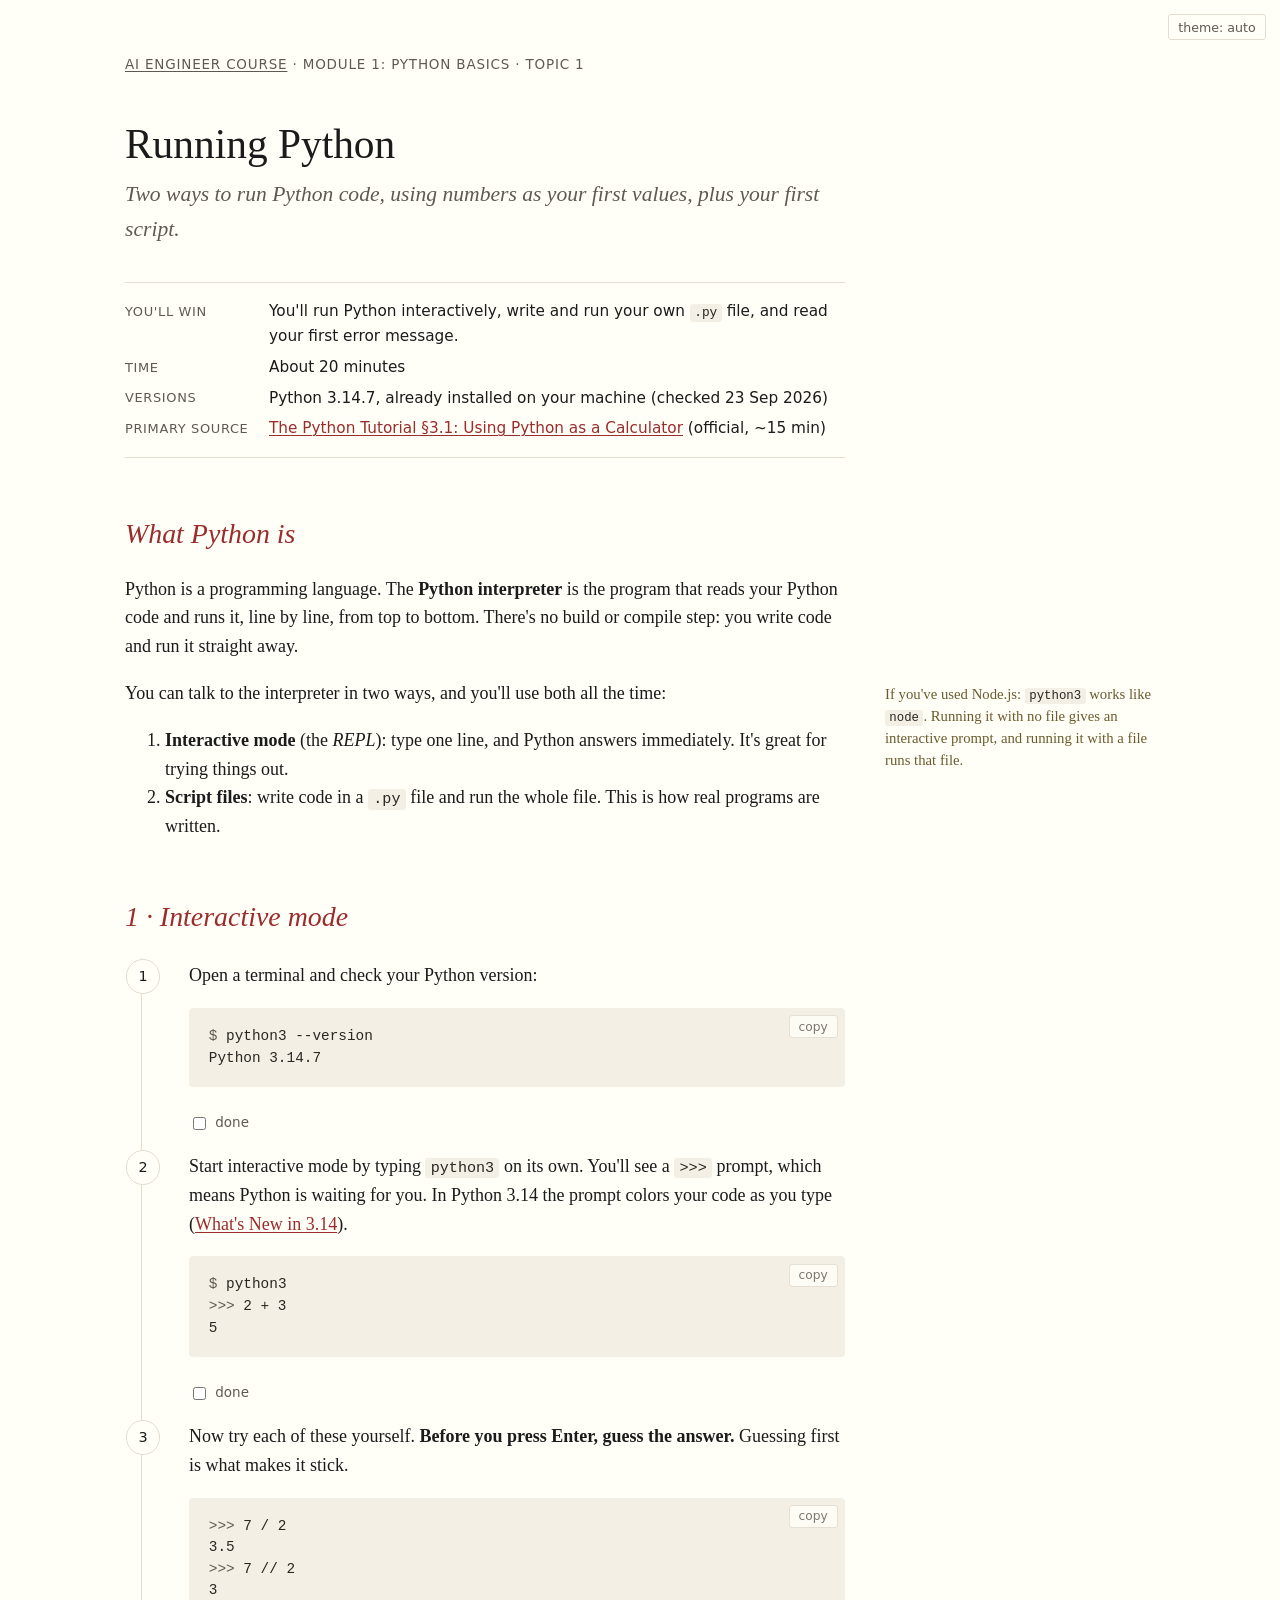
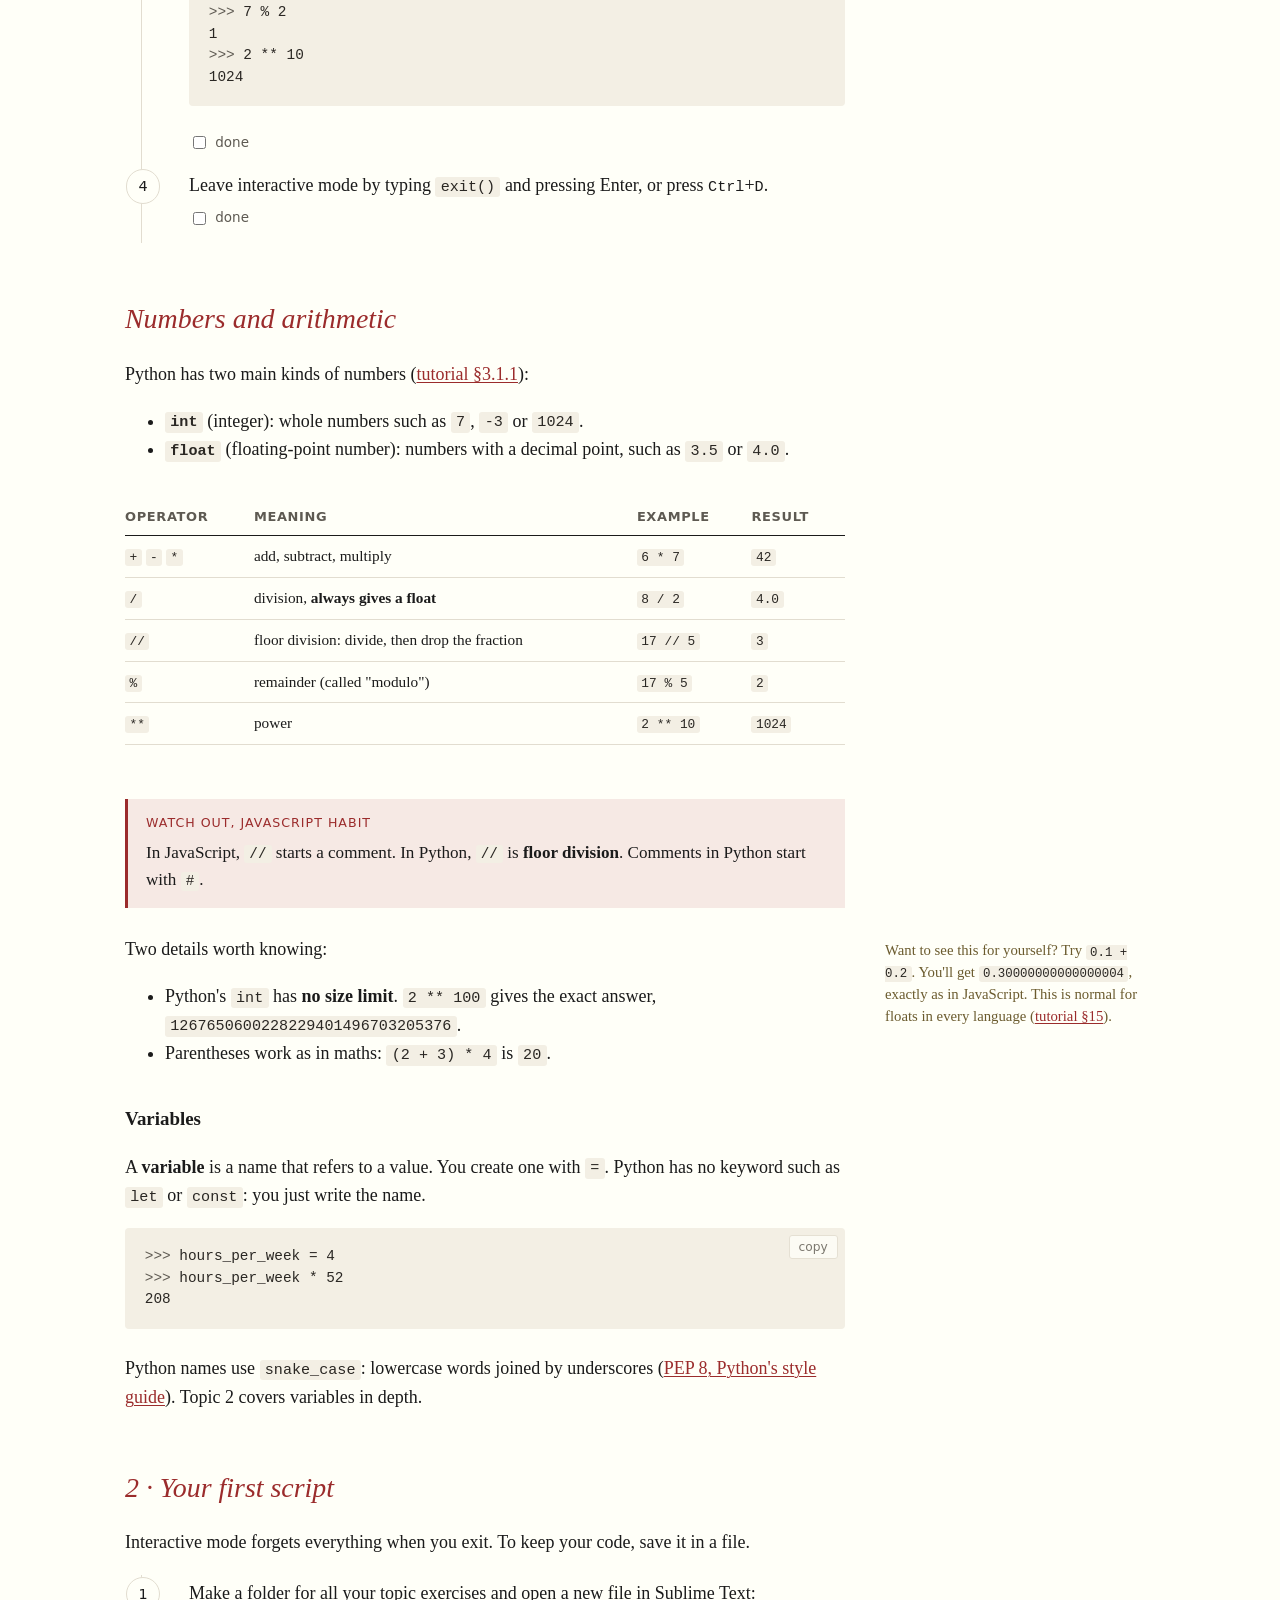
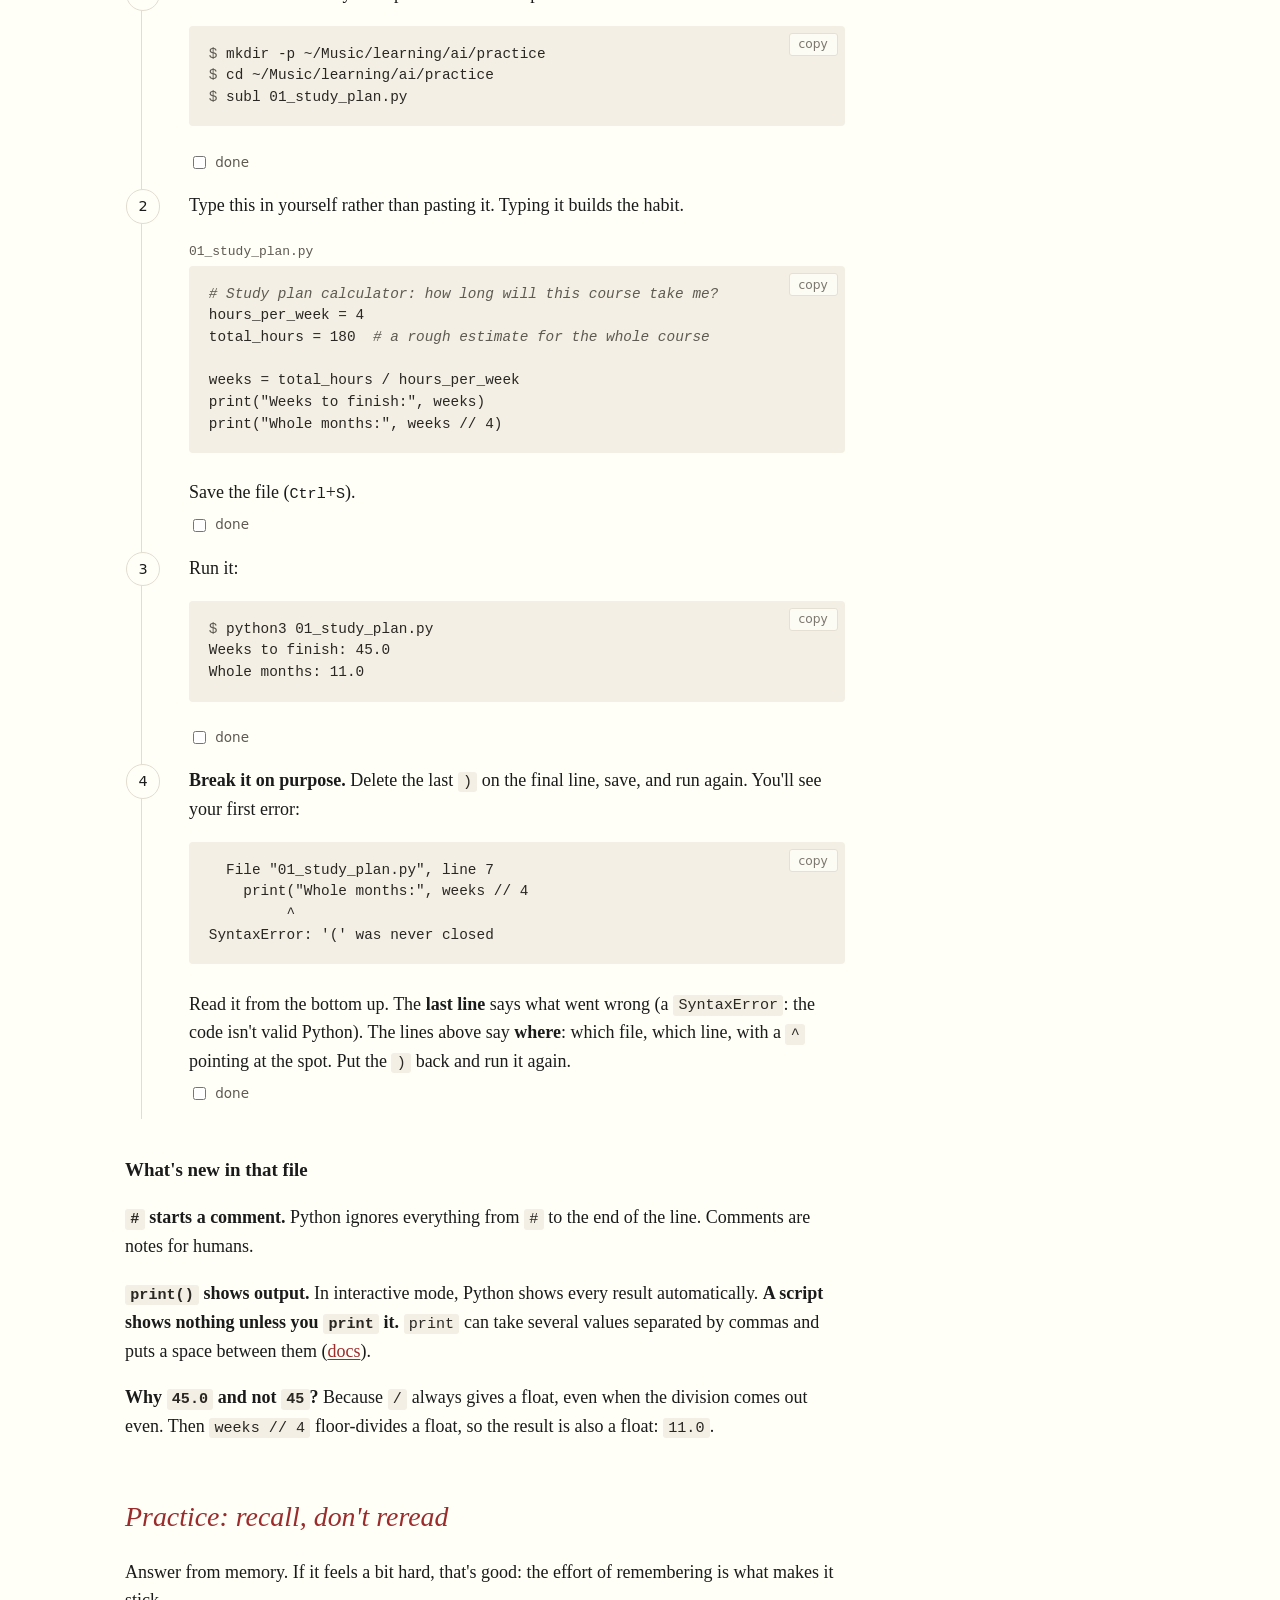
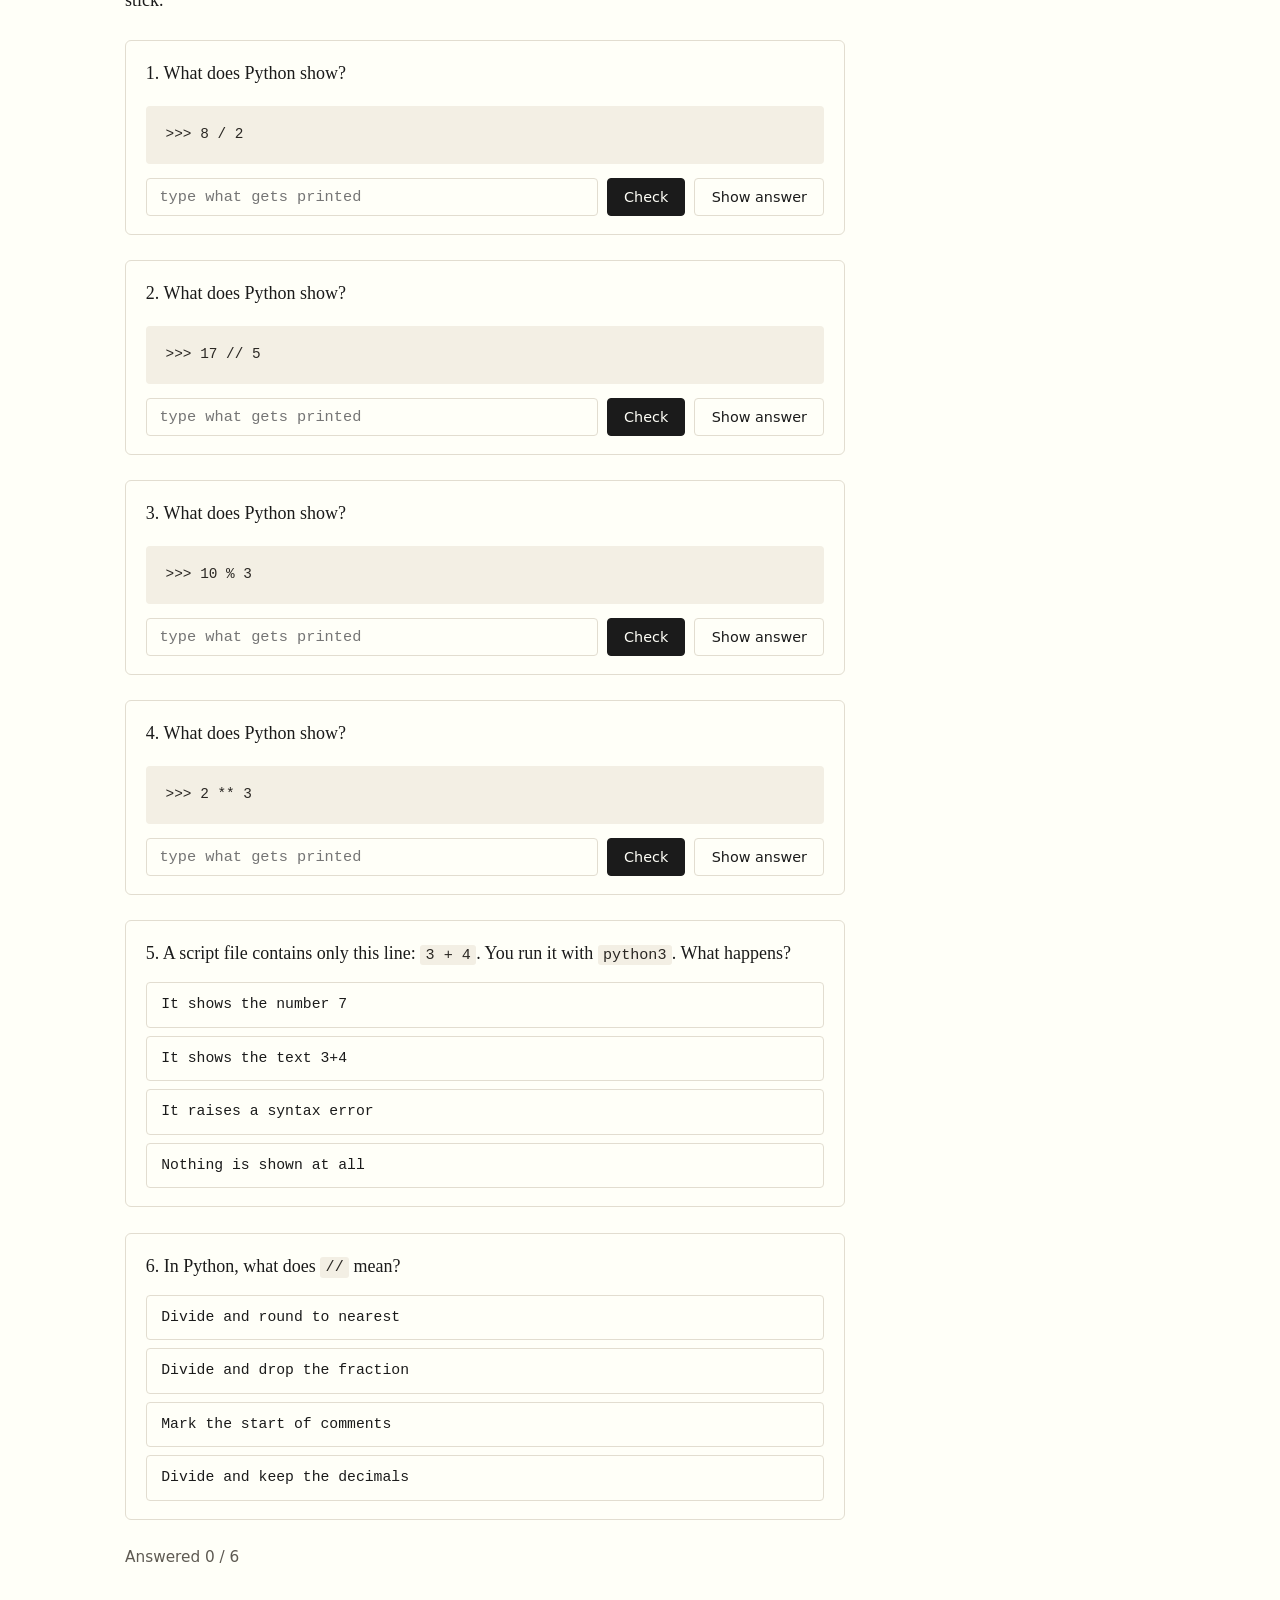
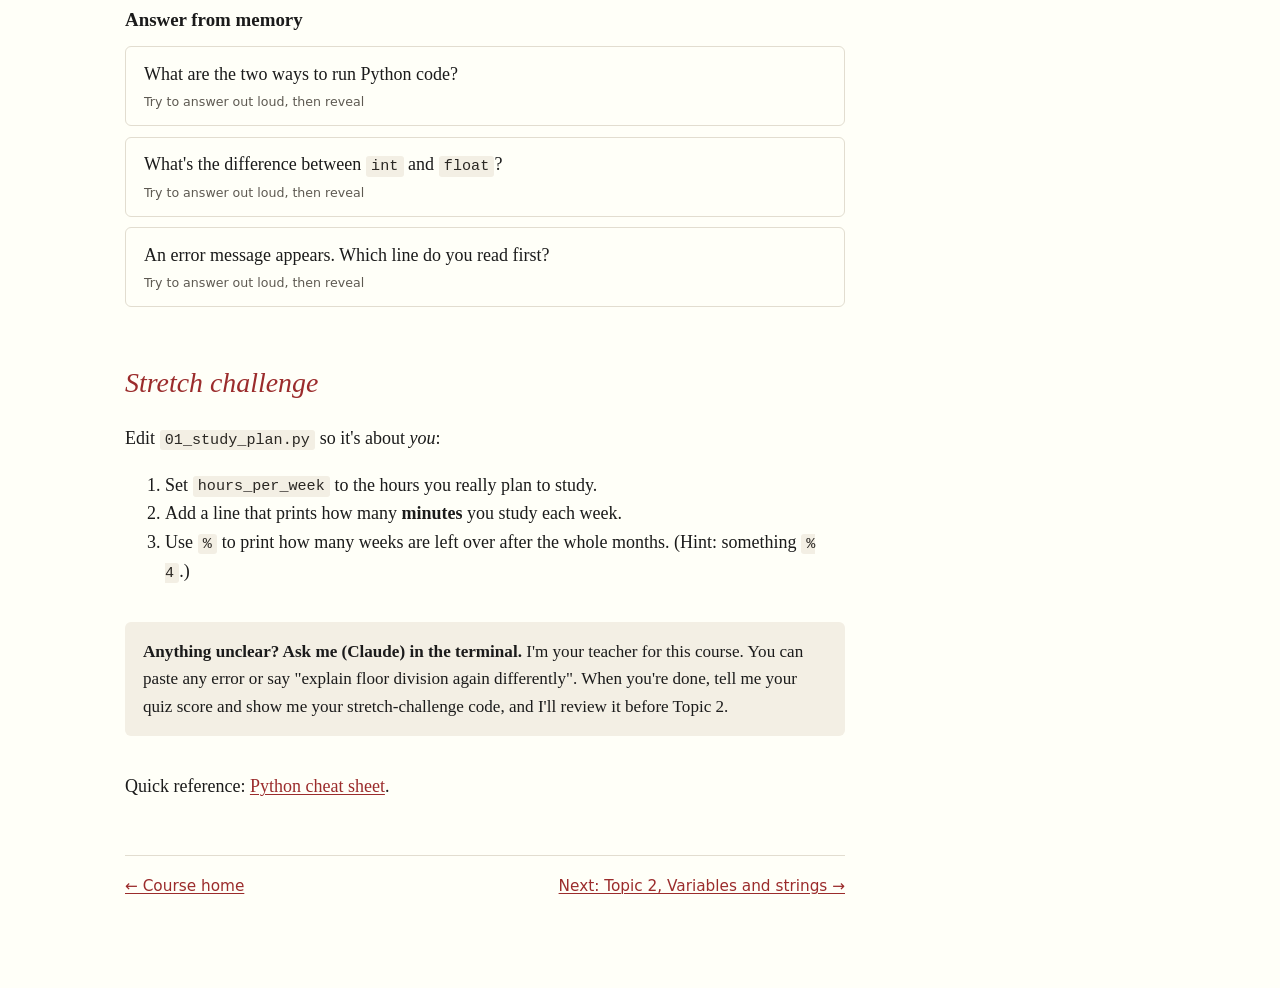
<file: ai/lessons/0001-running-python.html>
<!doctype html>
<html lang="en">
<head>
<meta charset="utf-8">
<meta name="viewport" content="width=device-width, initial-scale=1">
<title>Running Python</title>
<link rel="stylesheet" href="../assets/course.css">
</head>
<body>
<main class="page">

<nav class="crumbs"><a href="../index.html">AI Engineer Course</a> · Module 1: Python basics · Topic 1</nav>

<h1>Running Python</h1>
<p class="subtitle">Two ways to run Python code, using numbers as your first values, plus your first script.</p>

<dl class="meta">
  <dt>You'll win</dt><dd>You'll run Python interactively, write and run your own <code>.py</code> file, and read your first error message.</dd>
  <dt>Time</dt><dd>About 20 minutes</dd>
  <dt>Versions</dt><dd>Python 3.14.7, already installed on your machine (checked 23 Sep 2026)</dd>
  <dt>Primary source</dt><dd><a href="https://docs.python.org/3/tutorial/introduction.html#using-python-as-a-calculator">The Python Tutorial §3.1: Using Python as a Calculator</a> (official, ~15 min)</dd>
</dl>

<h2>What Python is</h2>
<p>Python is a programming language. The <strong>Python interpreter</strong> is the program that reads your Python code and runs it, line by line, from top to bottom. There's no build or compile step: you write code and run it straight away.</p>
<p class="note">If you've used Node.js: <code>python3</code> works like <code>node</code>. Running it with no file gives an interactive prompt, and running it with a file runs that file.</p>
<p>You can talk to the interpreter in two ways, and you'll use both all the time:</p>
<ol>
  <li><strong>Interactive mode</strong> (the <em>REPL</em>): type one line, and Python answers immediately. It's great for trying things out.</li>
  <li><strong>Script files</strong>: write code in a <code>.py</code> file and run the whole file. This is how real programs are written.</li>
</ol>

<h2>1 · Interactive mode</h2>
<ol class="steps" data-key="t1-repl">
  <li>
    Open a terminal and check your Python version:
<pre><span class="p">$ </span>python3 --version
Python 3.14.7</pre>
  </li>
  <li>
    Start interactive mode by typing <code>python3</code> on its own. You'll see a <code>&gt;&gt;&gt;</code> prompt, which means Python is waiting for you. In Python 3.14 the prompt colors your code as you type (<a href="https://docs.python.org/3/whatsnew/3.14.html">What's New in 3.14</a>).
<pre><span class="p">$ </span>python3
<span class="p">&gt;&gt;&gt; </span>2 + 3
5</pre>
  </li>
  <li>
    Now try each of these yourself. <strong>Before you press Enter, guess the answer.</strong> Guessing first is what makes it stick.
<pre><span class="p">&gt;&gt;&gt; </span>7 / 2
3.5
<span class="p">&gt;&gt;&gt; </span>7 // 2
3
<span class="p">&gt;&gt;&gt; </span>7 % 2
1
<span class="p">&gt;&gt;&gt; </span>2 ** 10
1024</pre>
  </li>
  <li>
    Leave interactive mode by typing <code>exit()</code> and pressing Enter, or press <kbd>Ctrl</kbd>+<kbd>D</kbd>.
  </li>
</ol>

<h2>Numbers and arithmetic</h2>
<p>Python has two main kinds of numbers (<a href="https://docs.python.org/3/tutorial/introduction.html#numbers">tutorial §3.1.1</a>):</p>
<ul>
  <li><strong><code>int</code></strong> (integer): whole numbers such as <code>7</code>, <code>-3</code> or <code>1024</code>.</li>
  <li><strong><code>float</code></strong> (floating-point number): numbers with a decimal point, such as <code>3.5</code> or <code>4.0</code>.</li>
</ul>

<div class="table-wrap">
<table>
  <thead><tr><th>Operator</th><th>Meaning</th><th>Example</th><th>Result</th></tr></thead>
  <tbody>
    <tr><td><code>+</code> <code>-</code> <code>*</code></td><td>add, subtract, multiply</td><td><code>6 * 7</code></td><td><code>42</code></td></tr>
    <tr><td><code>/</code></td><td>division, <strong>always gives a float</strong></td><td><code>8 / 2</code></td><td><code>4.0</code></td></tr>
    <tr><td><code>//</code></td><td>floor division: divide, then drop the fraction</td><td><code>17 // 5</code></td><td><code>3</code></td></tr>
    <tr><td><code>%</code></td><td>remainder (called "modulo")</td><td><code>17 % 5</code></td><td><code>2</code></td></tr>
    <tr><td><code>**</code></td><td>power</td><td><code>2 ** 10</code></td><td><code>1024</code></td></tr>
  </tbody>
</table>
</div>

<div class="callout">
  <span class="label">Watch out, JavaScript habit</span>
  In JavaScript, <code>//</code> starts a comment. In Python, <code>//</code> is <strong>floor division</strong>. Comments in Python start with <code>#</code>.
</div>

<p class="note">Want to see this for yourself? Try <code>0.1 + 0.2</code>. You'll get <code>0.30000000000000004</code>, exactly as in JavaScript. This is normal for floats in every language (<a href="https://docs.python.org/3/tutorial/floatingpoint.html">tutorial §15</a>).</p>
<p>Two details worth knowing:</p>
<ul>
  <li>Python's <code>int</code> has <strong>no size limit</strong>. <code>2 ** 100</code> gives the exact answer, <code>1267650600228229401496703205376</code>.</li>
  <li>Parentheses work as in maths: <code>(2 + 3) * 4</code> is <code>20</code>.</li>
</ul>

<h3>Variables</h3>
<p>A <strong>variable</strong> is a name that refers to a value. You create one with <code>=</code>. Python has no keyword such as <code>let</code> or <code>const</code>: you just write the name.</p>
<pre><span class="p">&gt;&gt;&gt; </span>hours_per_week = 4
<span class="p">&gt;&gt;&gt; </span>hours_per_week * 52
208</pre>
<p>Python names use <code>snake_case</code>: lowercase words joined by underscores (<a href="https://peps.python.org/pep-0008/#function-and-variable-names">PEP 8, Python's style guide</a>). Topic 2 covers variables in depth.</p>

<h2>2 · Your first script</h2>
<p>Interactive mode forgets everything when you exit. To keep your code, save it in a file.</p>

<ol class="steps" data-key="t1-script">
  <li>
    Make a folder for all your topic exercises and open a new file in Sublime Text:
<pre><span class="p">$ </span>mkdir -p ~/Music/learning/ai/practice
<span class="p">$ </span>cd ~/Music/learning/ai/practice
<span class="p">$ </span>subl 01_study_plan.py</pre>
  </li>
  <li>
    Type this in yourself rather than pasting it. Typing it builds the habit.
<p class="file-label">01_study_plan.py</p>
<pre><span class="c"># Study plan calculator: how long will this course take me?</span>
hours_per_week = 4
total_hours = 180  <span class="c"># a rough estimate for the whole course</span>

weeks = total_hours / hours_per_week
print("Weeks to finish:", weeks)
print("Whole months:", weeks // 4)</pre>
    Save the file (<kbd>Ctrl</kbd>+<kbd>S</kbd>).
  </li>
  <li>
    Run it:
<pre><span class="p">$ </span>python3 01_study_plan.py
Weeks to finish: 45.0
Whole months: 11.0</pre>
  </li>
  <li>
    <strong>Break it on purpose.</strong> Delete the last <code>)</code> on the final line, save, and run again. You'll see your first error:
<pre>  File "01_study_plan.py", line 7
    print("Whole months:", weeks // 4
         ^
SyntaxError: '(' was never closed</pre>
    Read it from the bottom up. The <strong>last line</strong> says what went wrong (a <code>SyntaxError</code>: the code isn't valid Python). The lines above say <strong>where</strong>: which file, which line, with a <code>^</code> pointing at the spot. Put the <code>)</code> back and run it again.
  </li>
</ol>

<h3>What's new in that file</h3>
<p><strong><code>#</code> starts a comment.</strong> Python ignores everything from <code>#</code> to the end of the line. Comments are notes for humans.</p>
<p><strong><code>print()</code> shows output.</strong> In interactive mode, Python shows every result automatically. <strong>A script shows nothing unless you <code>print</code> it.</strong> <code>print</code> can take several values separated by commas and puts a space between them (<a href="https://docs.python.org/3/builtins/functions.html#print">docs</a>).</p>
<p><strong>Why <code>45.0</code> and not <code>45</code>?</strong> Because <code>/</code> always gives a float, even when the division comes out even. Then <code>weeks // 4</code> floor-divides a float, so the result is also a float: <code>11.0</code>.</p>

<h2>Practice: recall, don't reread</h2>
<p>Answer from memory. If it feels a bit hard, that's good: the effort of remembering is what makes it stick.</p>

<div class="quiz predict" data-expect="4.0">
  <p class="q">1. What does Python show?</p>
<pre>&gt;&gt;&gt; 8 / 2</pre>
  <div class="explain"><code>/</code> <strong>always</strong> returns a float, even when the division is exact, so the answer is <code>4.0</code>, not <code>4</code>.</div>
</div>

<div class="quiz predict" data-expect="3">
  <p class="q">2. What does Python show?</p>
<pre>&gt;&gt;&gt; 17 // 5</pre>
  <div class="explain">17 ÷ 5 = 3.4, and floor division drops the fraction, giving <code>3</code>. Both inputs are ints, so the result is an int too.</div>
</div>

<div class="quiz predict" data-expect="1">
  <p class="q">3. What does Python show?</p>
<pre>&gt;&gt;&gt; 10 % 3</pre>
  <div class="explain">10 ÷ 3 = 3 with <strong>1 left over</strong>. <code>%</code> gives the remainder, <code>1</code>. It's often used to check whether a number is even: <code>n % 2 == 0</code>.</div>
</div>

<div class="quiz predict" data-expect="8">
  <p class="q">4. What does Python show?</p>
<pre>&gt;&gt;&gt; 2 ** 3</pre>
  <div class="explain"><code>**</code> is power: 2 × 2 × 2 = <code>8</code>.</div>
</div>

<div class="quiz">
  <p class="q">5. A script file contains only this line: <code>3 + 4</code>. You run it with <code>python3</code>. What happens?</p>
  <div class="options">
    <button class="opt" data-correct>Nothing is shown at all</button>
    <button class="opt">It shows the number 7</button>
    <button class="opt">It raises a syntax error</button>
    <button class="opt">It shows the text 3+4</button>
  </div>
  <div class="explain">Python calculates <code>7</code> and then throws it away. Only interactive mode shows results automatically. In a script, you need <code>print(3 + 4)</code>.</div>
</div>

<div class="quiz">
  <p class="q">6. In Python, what does <code>//</code> mean?</p>
  <div class="options">
    <button class="opt" data-correct>Divide and drop the fraction</button>
    <button class="opt">Mark the start of comments</button>
    <button class="opt">Divide and round to nearest</button>
    <button class="opt">Divide and keep the decimals</button>
  </div>
  <div class="explain"><code>//</code> is floor division: <code>7 // 2</code> is <code>3</code>. Comments use <code>#</code>, and <code>/</code> is the division that keeps the decimals.</div>
</div>

<p class="score"></p>

<h3>Answer from memory</h3>
<details class="recall">
  <summary>What are the two ways to run Python code?</summary>
  <p>Interactive mode (type <code>python3</code> and get a <code>&gt;&gt;&gt;</code> prompt) and script files (<code>python3 file.py</code>).</p>
</details>
<details class="recall">
  <summary>What's the difference between <code>int</code> and <code>float</code>?</summary>
  <p><code>int</code> is a whole number (<code>7</code>). <code>float</code> has a decimal point (<code>3.5</code>, <code>4.0</code>). <code>/</code> always produces a float.</p>
</details>
<details class="recall">
  <summary>An error message appears. Which line do you read first?</summary>
  <p>The <strong>last</strong> line: it names the error type and what went wrong. The lines above it show where the error happened.</p>
</details>

<h2>Stretch challenge</h2>
<p>Edit <code>01_study_plan.py</code> so it's about <em>you</em>:</p>
<ol>
  <li>Set <code>hours_per_week</code> to the hours you really plan to study.</li>
  <li>Add a line that prints how many <strong>minutes</strong> you study each week.</li>
  <li>Use <code>%</code> to print how many weeks are left over after the whole months. (Hint: something <code>% 4</code>.)</li>
</ol>

<div class="ask">
  <strong>Anything unclear? Ask me (Claude) in the terminal.</strong> I'm your teacher for this course. You can paste any error or say "explain floor division again differently". When you're done, tell me your quiz score and show me your stretch-challenge code, and I'll review it before Topic 2.
</div>

<p>Quick reference: <a href="../reference/python-cheatsheet.html">Python cheat sheet</a>.</p>

<nav class="next">
  <a href="../index.html">← Course home</a>
  <a href="0002-variables-and-strings.html">Next: Topic 2, Variables and strings →</a>
</nav>

</main>
<script src="../assets/components.js"></script>
</body>
</html>
</file>
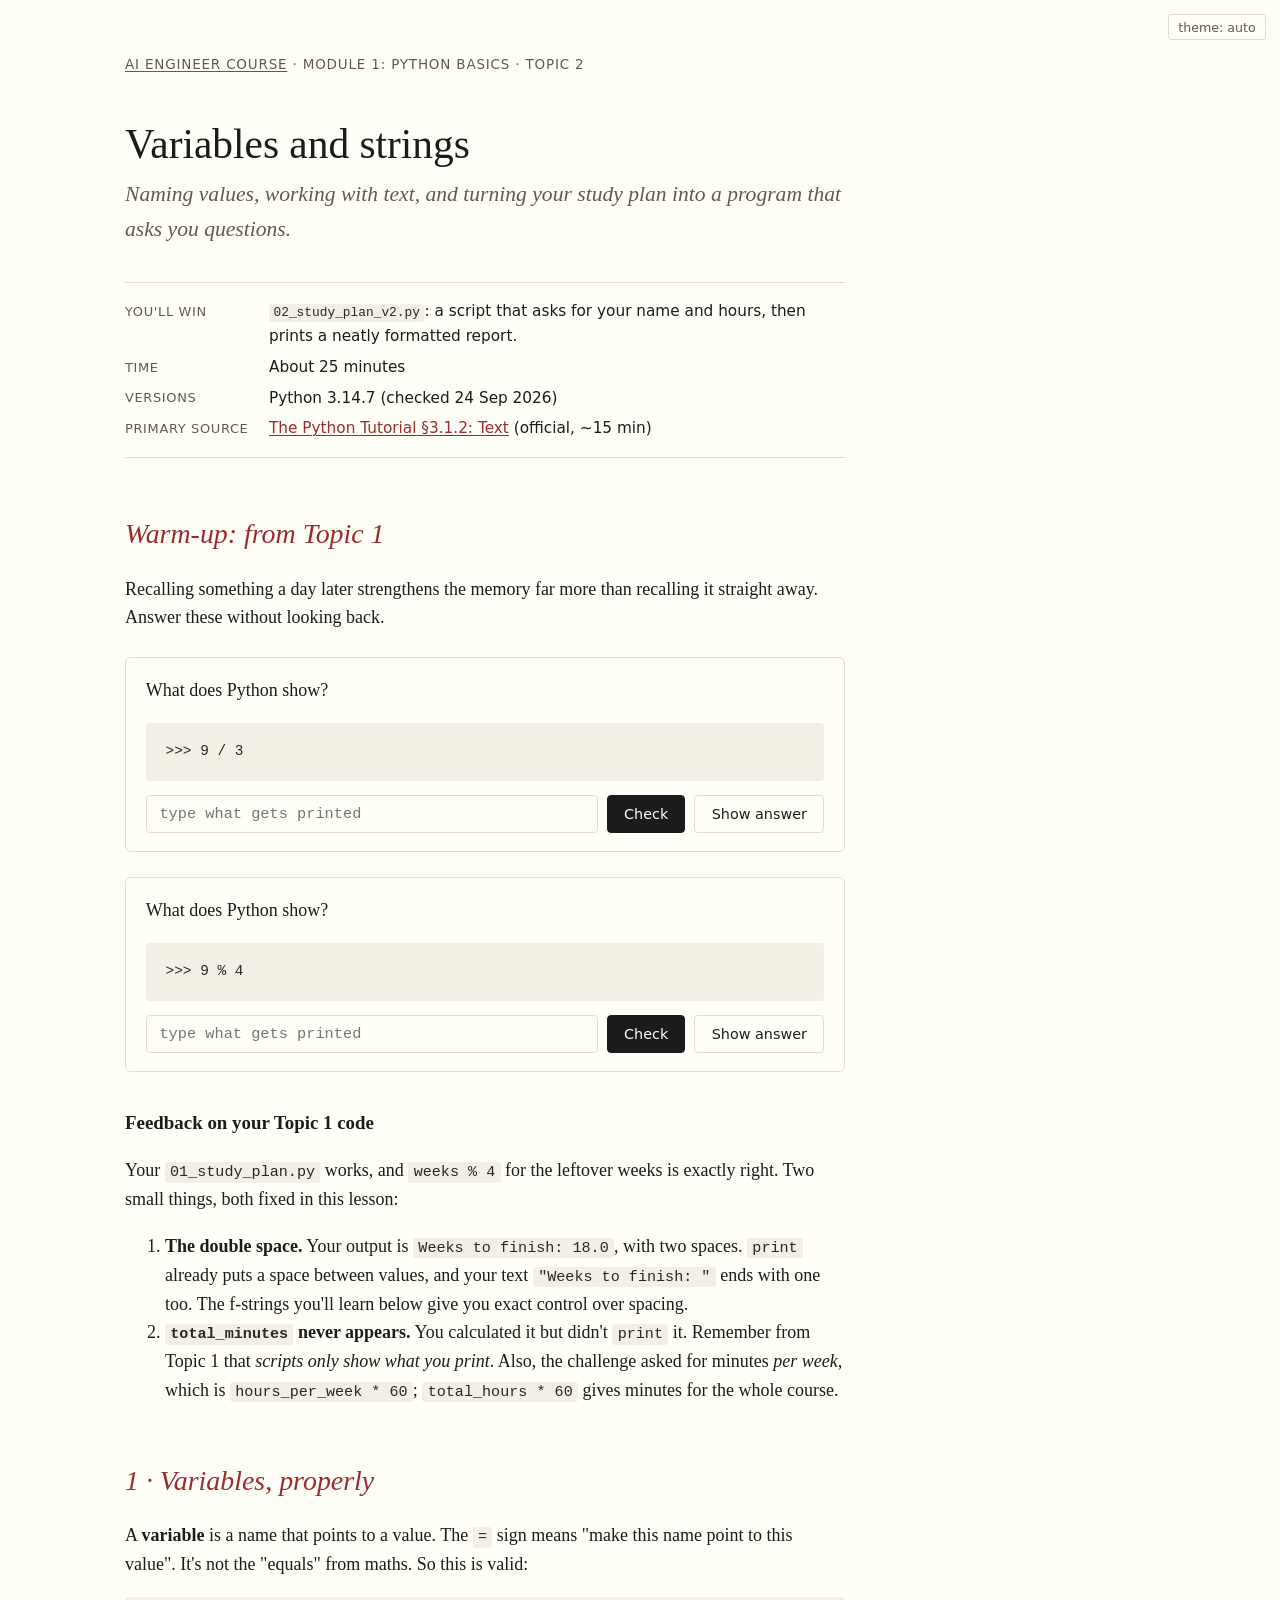
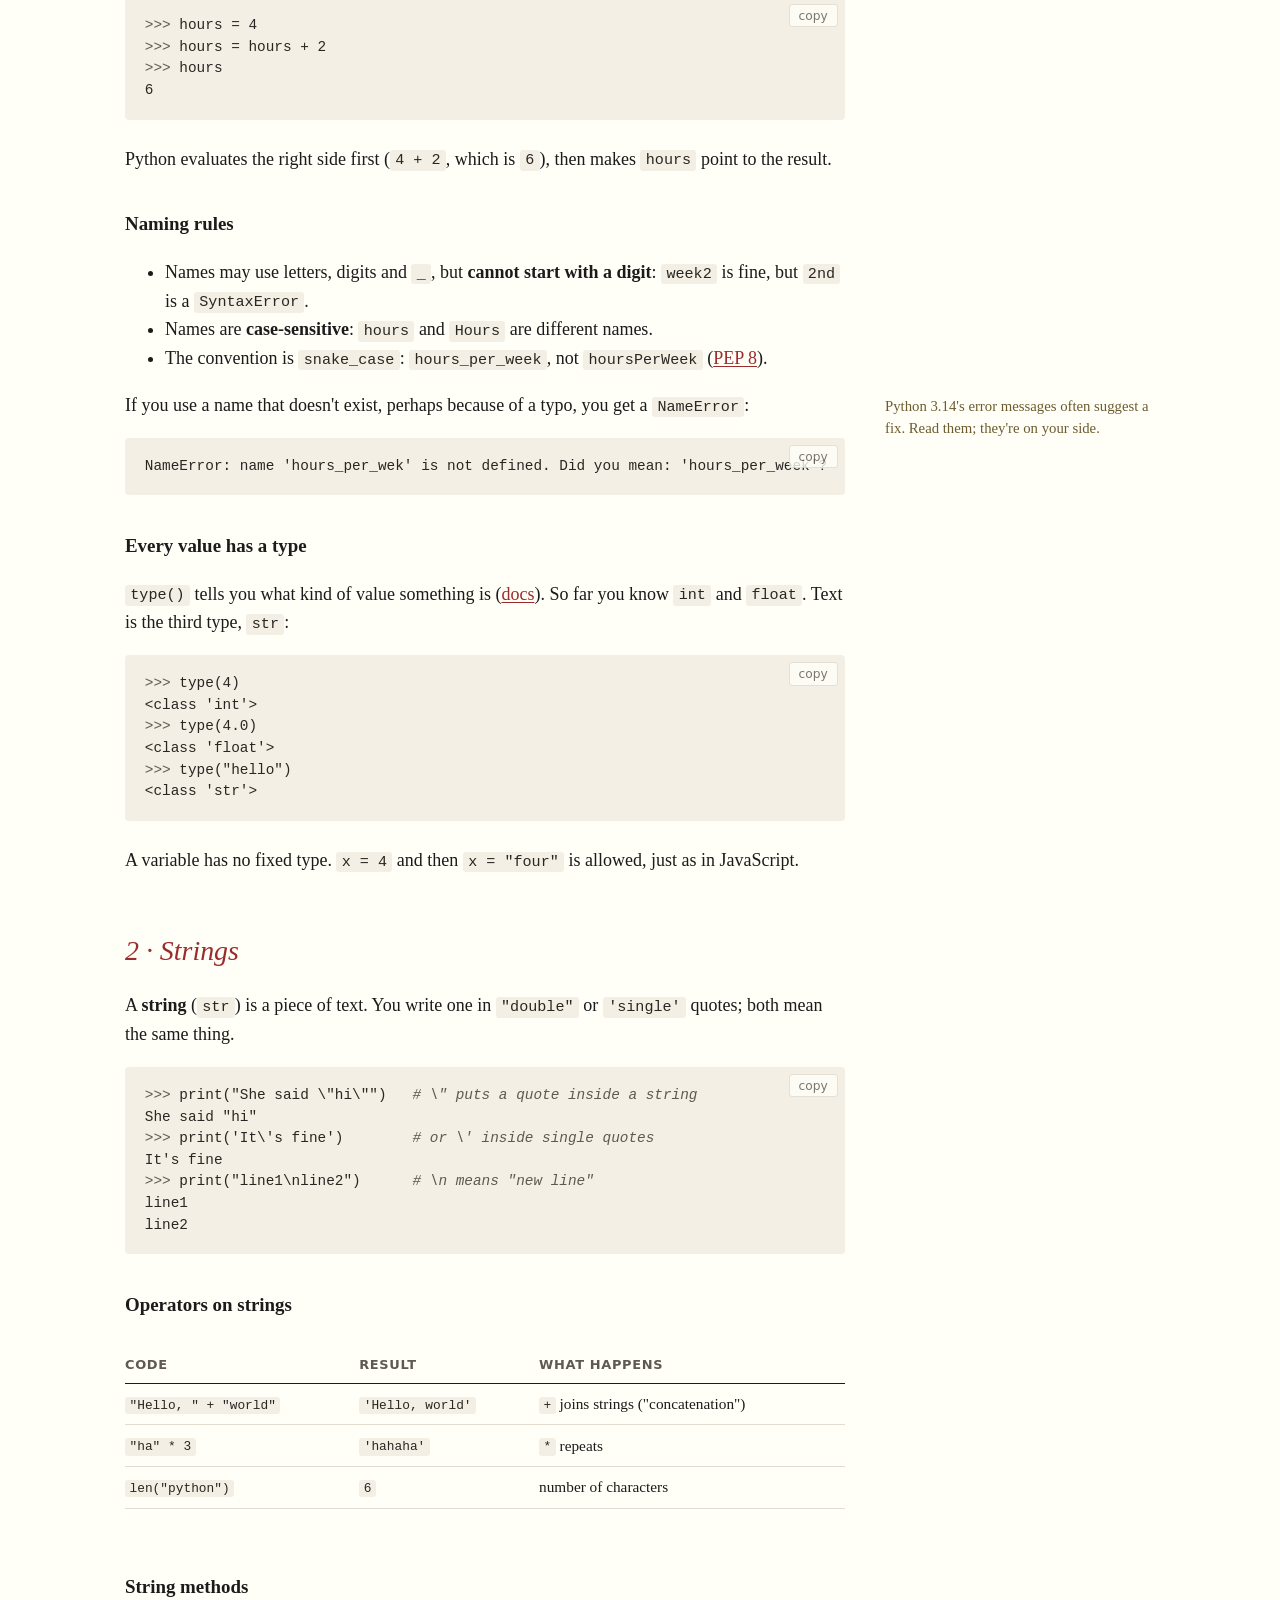
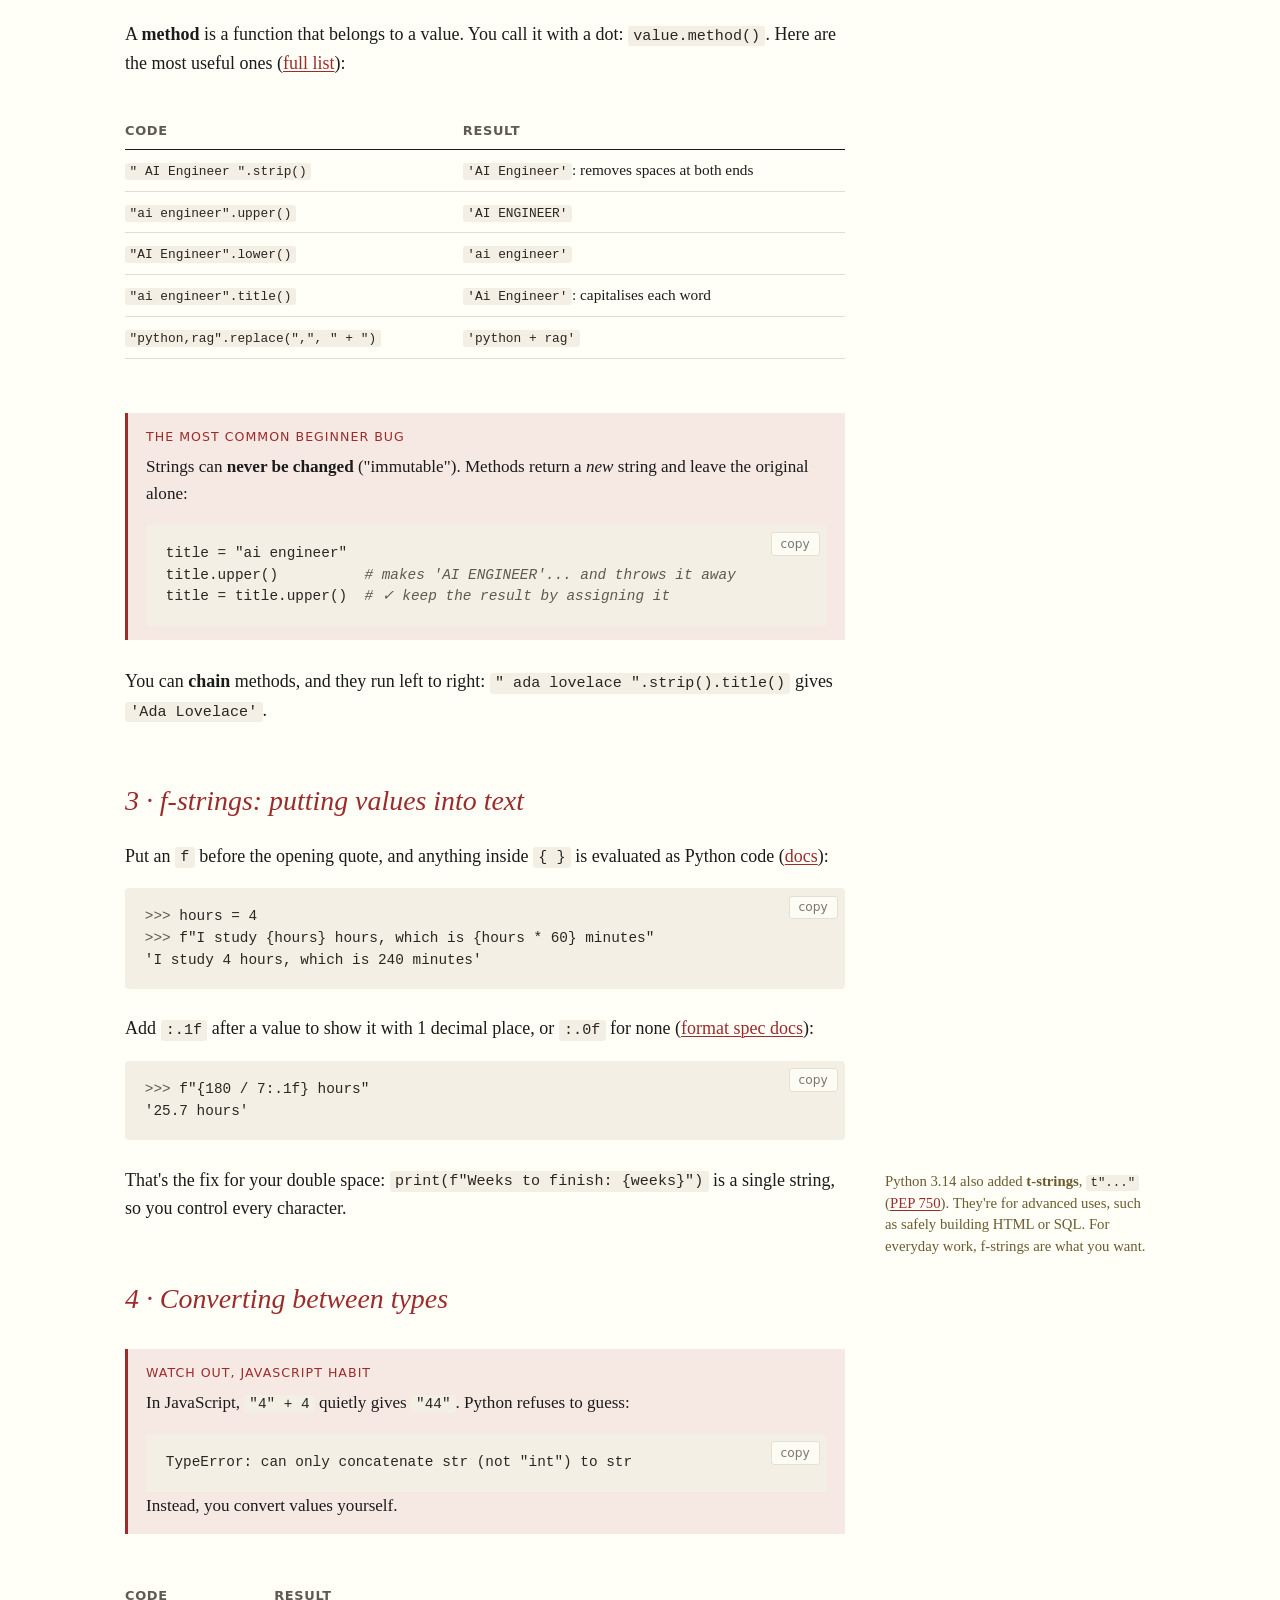
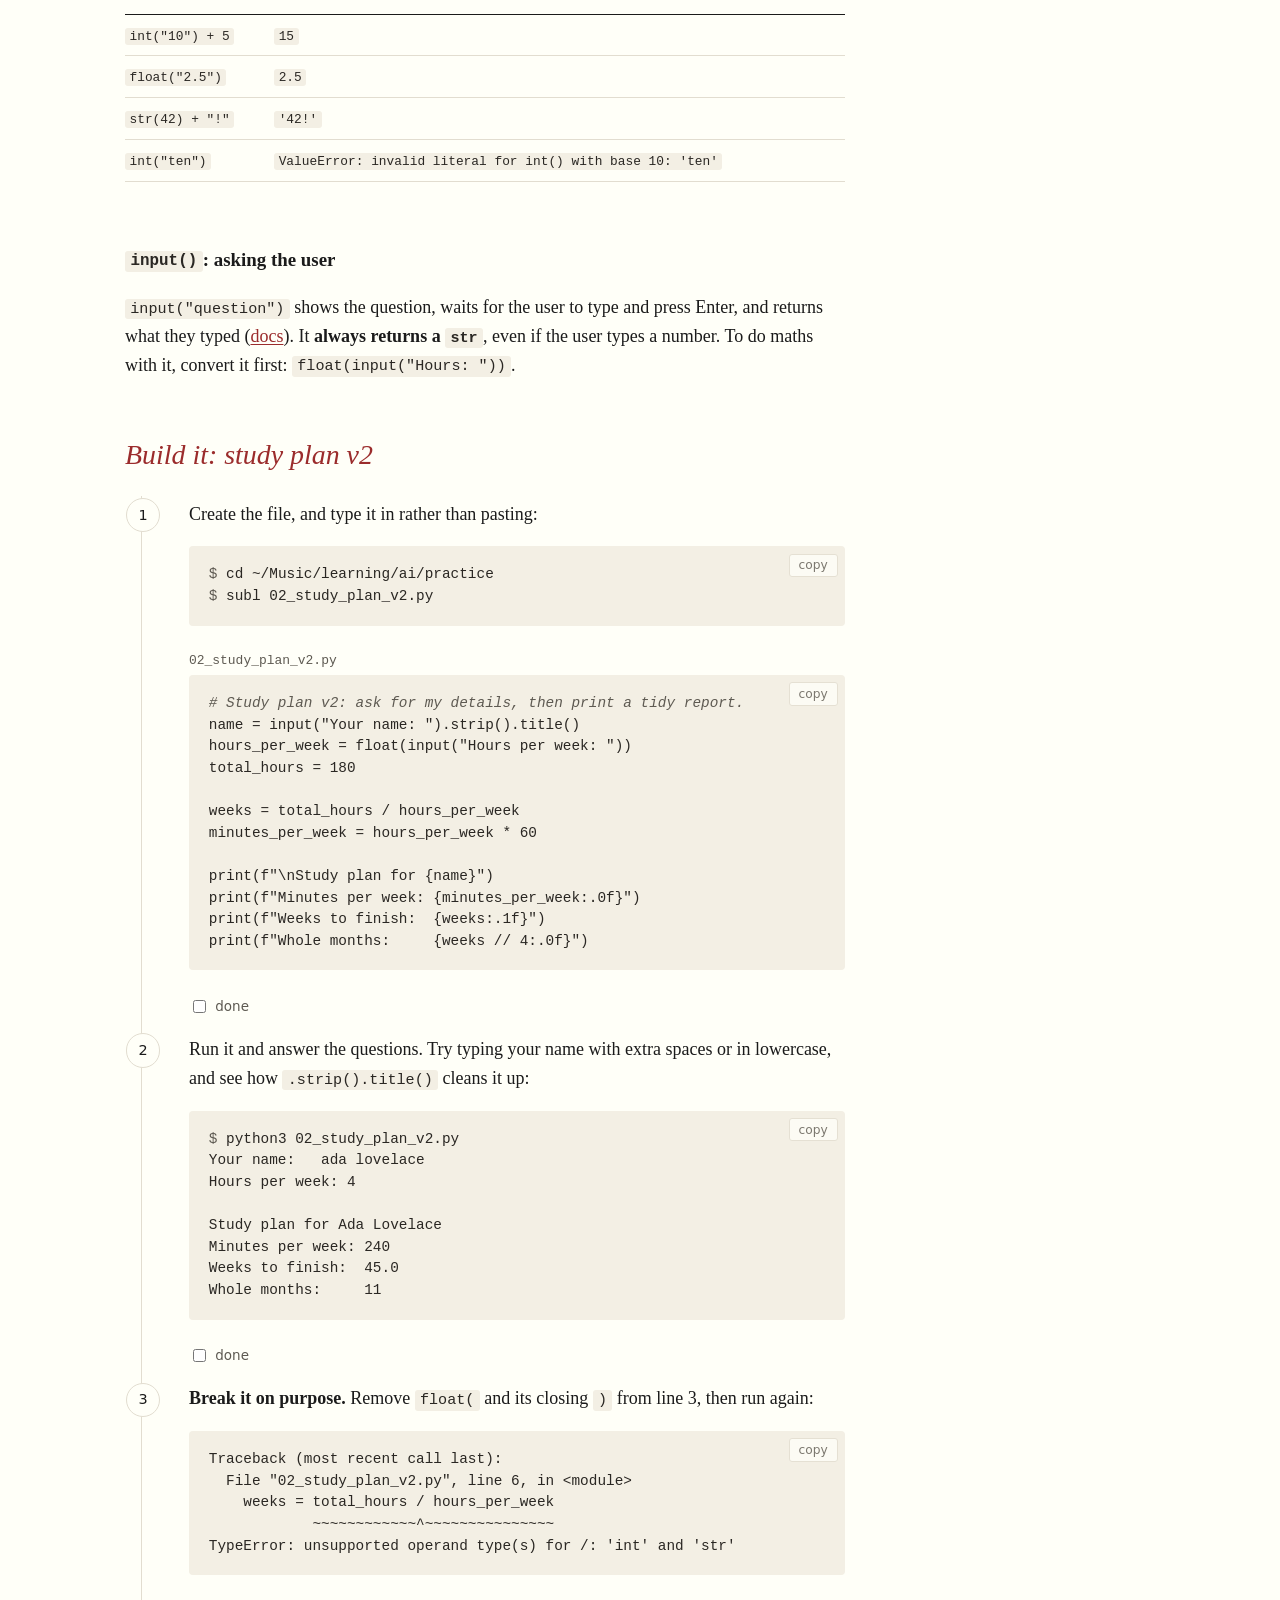
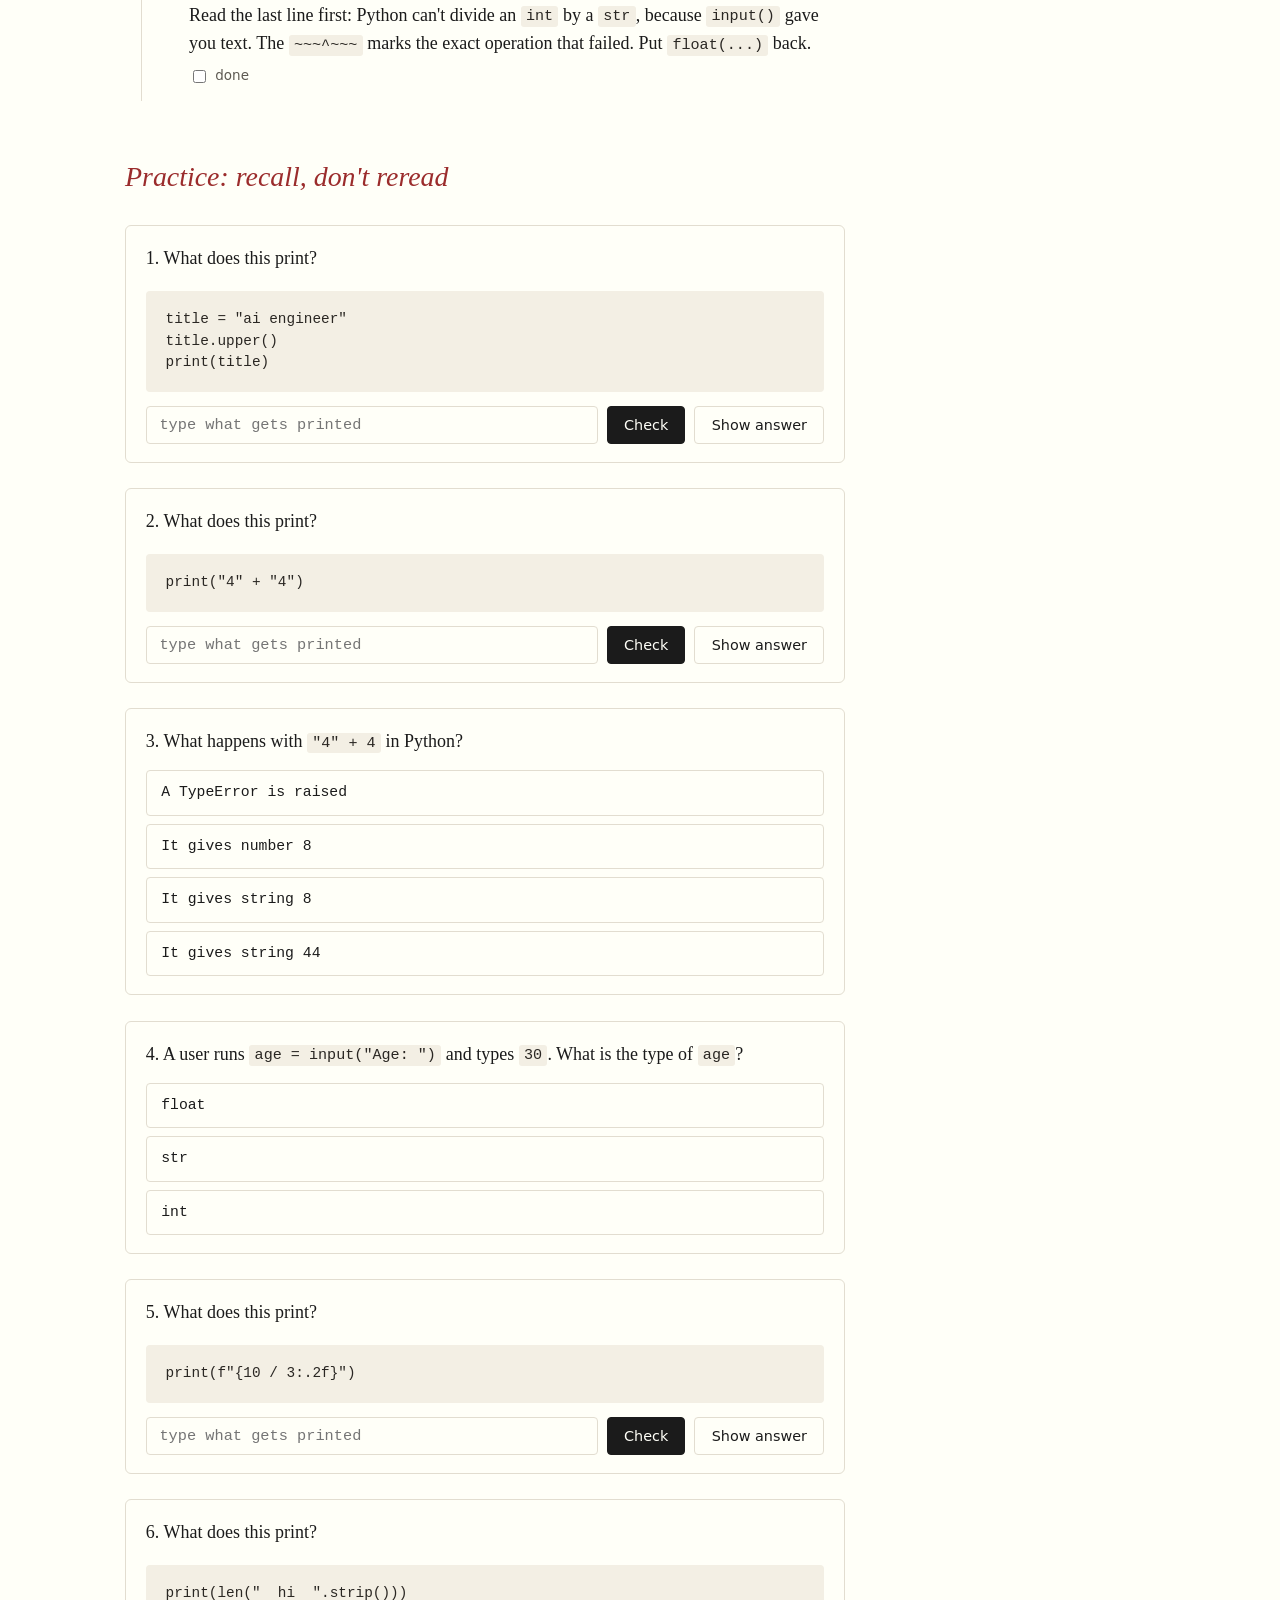
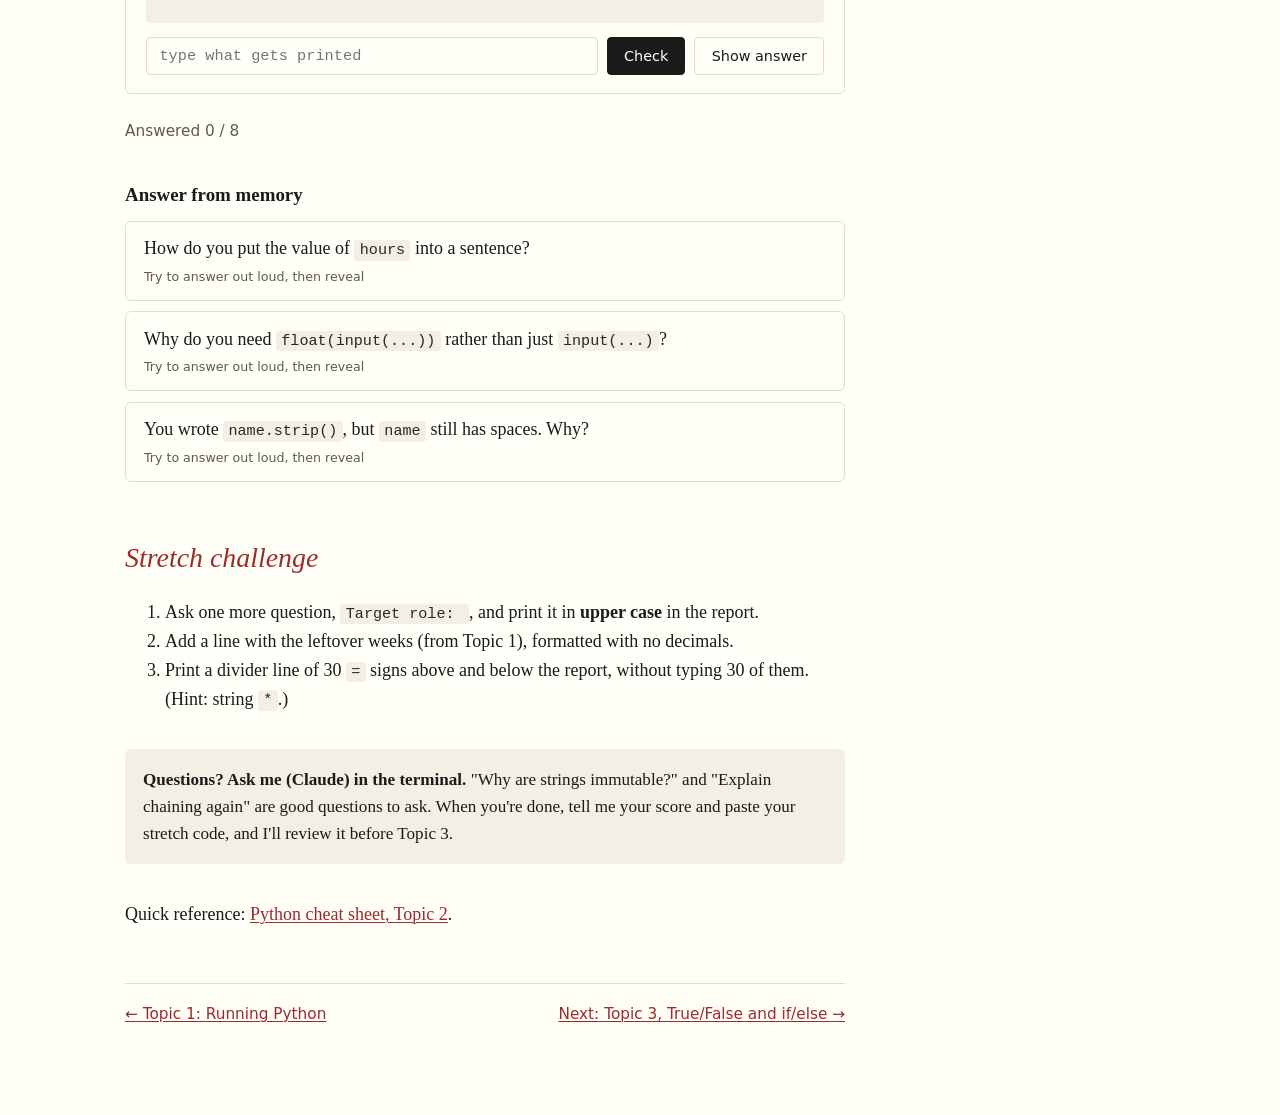
<file: ai/lessons/0002-variables-and-strings.html>
<!doctype html>
<html lang="en">
<head>
<meta charset="utf-8">
<meta name="viewport" content="width=device-width, initial-scale=1">
<title>Variables and Strings</title>
<link rel="stylesheet" href="../assets/course.css">
</head>
<body>
<main class="page">

<nav class="crumbs"><a href="../index.html">AI Engineer Course</a> · Module 1: Python basics · Topic 2</nav>

<h1>Variables and strings</h1>
<p class="subtitle">Naming values, working with text, and turning your study plan into a program that asks you questions.</p>

<dl class="meta">
  <dt>You'll win</dt><dd><code>02_study_plan_v2.py</code>: a script that asks for your name and hours, then prints a neatly formatted report.</dd>
  <dt>Time</dt><dd>About 25 minutes</dd>
  <dt>Versions</dt><dd>Python 3.14.7 (checked 24 Sep 2026)</dd>
  <dt>Primary source</dt><dd><a href="https://docs.python.org/3/tutorial/introduction.html#text">The Python Tutorial §3.1.2: Text</a> (official, ~15 min)</dd>
</dl>

<h2>Warm-up: from Topic 1</h2>
<p>Recalling something a day later strengthens the memory far more than recalling it straight away. Answer these without looking back.</p>

<div class="quiz predict" data-expect="3.0">
  <p class="q">What does Python show?</p>
<pre>&gt;&gt;&gt; 9 / 3</pre>
  <div class="explain"><code>/</code> always gives a float, so the answer is <code>3.0</code>.</div>
</div>

<div class="quiz predict" data-expect="1">
  <p class="q">What does Python show?</p>
<pre>&gt;&gt;&gt; 9 % 4</pre>
  <div class="explain">9 ÷ 4 = 2 with <strong>1</strong> left over.</div>
</div>

<h3>Feedback on your Topic 1 code</h3>
<p>Your <code>01_study_plan.py</code> works, and <code>weeks % 4</code> for the leftover weeks is exactly right. Two small things, both fixed in this lesson:</p>
<ol>
  <li><strong>The double space.</strong> Your output is <code>Weeks to finish:  18.0</code>, with two spaces. <code>print</code> already puts a space between values, and your text <code>"Weeks to finish: "</code> ends with one too. The f-strings you'll learn below give you exact control over spacing.</li>
  <li><strong><code>total_minutes</code> never appears.</strong> You calculated it but didn't <code>print</code> it. Remember from Topic 1 that <em>scripts only show what you print</em>. Also, the challenge asked for minutes <em>per week</em>, which is <code>hours_per_week * 60</code>; <code>total_hours * 60</code> gives minutes for the whole course.</li>
</ol>

<h2>1 · Variables, properly</h2>
<p>A <strong>variable</strong> is a name that points to a value. The <code>=</code> sign means "make this name point to this value". It's not the "equals" from maths. So this is valid:</p>
<pre><span class="p">&gt;&gt;&gt; </span>hours = 4
<span class="p">&gt;&gt;&gt; </span>hours = hours + 2
<span class="p">&gt;&gt;&gt; </span>hours
6</pre>
<p>Python evaluates the right side first (<code>4 + 2</code>, which is <code>6</code>), then makes <code>hours</code> point to the result.</p>

<h3>Naming rules</h3>
<ul>
  <li>Names may use letters, digits and <code>_</code>, but <strong>cannot start with a digit</strong>: <code>week2</code> is fine, but <code>2nd</code> is a <code>SyntaxError</code>.</li>
  <li>Names are <strong>case-sensitive</strong>: <code>hours</code> and <code>Hours</code> are different names.</li>
  <li>The convention is <code>snake_case</code>: <code>hours_per_week</code>, not <code>hoursPerWeek</code> (<a href="https://peps.python.org/pep-0008/#function-and-variable-names">PEP 8</a>).</li>
</ul>

<p class="note">Python 3.14's error messages often suggest a fix. Read them; they're on your side.</p>
<p>If you use a name that doesn't exist, perhaps because of a typo, you get a <code>NameError</code>:</p>
<pre>NameError: name 'hours_per_wek' is not defined. Did you mean: 'hours_per_week'?</pre>

<h3>Every value has a type</h3>
<p><code>type()</code> tells you what kind of value something is (<a href="https://docs.python.org/3/builtins/functions.html#type">docs</a>). So far you know <code>int</code> and <code>float</code>. Text is the third type, <code>str</code>:</p>
<pre><span class="p">&gt;&gt;&gt; </span>type(4)
&lt;class 'int'&gt;
<span class="p">&gt;&gt;&gt; </span>type(4.0)
&lt;class 'float'&gt;
<span class="p">&gt;&gt;&gt; </span>type("hello")
&lt;class 'str'&gt;</pre>
<p>A variable has no fixed type. <code>x = 4</code> and then <code>x = "four"</code> is allowed, just as in JavaScript.</p>

<h2>2 · Strings</h2>
<p>A <strong>string</strong> (<code>str</code>) is a piece of text. You write one in <code>"double"</code> or <code>'single'</code> quotes; both mean the same thing.</p>
<pre><span class="p">&gt;&gt;&gt; </span>print("She said \"hi\"")   <span class="c"># \" puts a quote inside a string</span>
She said "hi"
<span class="p">&gt;&gt;&gt; </span>print('It\'s fine')        <span class="c"># or \' inside single quotes</span>
It's fine
<span class="p">&gt;&gt;&gt; </span>print("line1\nline2")      <span class="c"># \n means "new line"</span>
line1
line2</pre>

<h3>Operators on strings</h3>
<div class="table-wrap">
<table>
  <thead><tr><th>Code</th><th>Result</th><th>What happens</th></tr></thead>
  <tbody>
    <tr><td><code>"Hello, " + "world"</code></td><td><code>'Hello, world'</code></td><td><code>+</code> joins strings ("concatenation")</td></tr>
    <tr><td><code>"ha" * 3</code></td><td><code>'hahaha'</code></td><td><code>*</code> repeats</td></tr>
    <tr><td><code>len("python")</code></td><td><code>6</code></td><td>number of characters</td></tr>
  </tbody>
</table>
</div>

<h3>String methods</h3>
<p>A <strong>method</strong> is a function that belongs to a value. You call it with a dot: <code>value.method()</code>. Here are the most useful ones (<a href="https://docs.python.org/3/builtins/stdtypes.html#string-methods">full list</a>):</p>
<div class="table-wrap">
<table>
  <thead><tr><th>Code</th><th>Result</th></tr></thead>
  <tbody>
    <tr><td><code>"  AI Engineer  ".strip()</code></td><td><code>'AI Engineer'</code>: removes spaces at both ends</td></tr>
    <tr><td><code>"ai engineer".upper()</code></td><td><code>'AI ENGINEER'</code></td></tr>
    <tr><td><code>"AI Engineer".lower()</code></td><td><code>'ai engineer'</code></td></tr>
    <tr><td><code>"ai engineer".title()</code></td><td><code>'Ai Engineer'</code>: capitalises each word</td></tr>
    <tr><td><code>"python,rag".replace(",", " + ")</code></td><td><code>'python + rag'</code></td></tr>
  </tbody>
</table>
</div>

<div class="callout">
  <span class="label">The most common beginner bug</span>
  Strings can <strong>never be changed</strong> ("immutable"). Methods return a <em>new</em> string and leave the original alone:
<pre>title = "ai engineer"
title.upper()          <span class="c"># makes 'AI ENGINEER'... and throws it away</span>
title = title.upper()  <span class="c"># ✓ keep the result by assigning it</span></pre>
</div>

<p>You can <strong>chain</strong> methods, and they run left to right: <code>"  ada lovelace ".strip().title()</code> gives <code>'Ada Lovelace'</code>.</p>

<h2>3 · f-strings: putting values into text</h2>
<p>Put an <code>f</code> before the opening quote, and anything inside <code>{ }</code> is evaluated as Python code (<a href="https://docs.python.org/3/tutorial/inputoutput.html#formatted-string-literals">docs</a>):</p>
<pre><span class="p">&gt;&gt;&gt; </span>hours = 4
<span class="p">&gt;&gt;&gt; </span>f"I study {hours} hours, which is {hours * 60} minutes"
'I study 4 hours, which is 240 minutes'</pre>
<p>Add <code>:.1f</code> after a value to show it with 1 decimal place, or <code>:.0f</code> for none (<a href="https://docs.python.org/3/library/string.html#formatspec">format spec docs</a>):</p>
<pre><span class="p">&gt;&gt;&gt; </span>f"{180 / 7:.1f} hours"
'25.7 hours'</pre>
<p class="note">Python 3.14 also added <strong>t-strings</strong>, <code>t"..."</code> (<a href="https://docs.python.org/3/whatsnew/3.14.html#pep-750-template-string-literals">PEP 750</a>). They're for advanced uses, such as safely building HTML or SQL. For everyday work, f-strings are what you want.</p>
<p>That's the fix for your double space: <code>print(f"Weeks to finish: {weeks}")</code> is a single string, so you control every character.</p>

<h2>4 · Converting between types</h2>
<div class="callout">
  <span class="label">Watch out, JavaScript habit</span>
  In JavaScript, <code>"4" + 4</code> quietly gives <code>"44"</code>. Python refuses to guess:
<pre>TypeError: can only concatenate str (not "int") to str</pre>
  Instead, you convert values yourself.
</div>
<div class="table-wrap">
<table>
  <thead><tr><th>Code</th><th>Result</th></tr></thead>
  <tbody>
    <tr><td><code>int("10") + 5</code></td><td><code>15</code></td></tr>
    <tr><td><code>float("2.5")</code></td><td><code>2.5</code></td></tr>
    <tr><td><code>str(42) + "!"</code></td><td><code>'42!'</code></td></tr>
    <tr><td><code>int("ten")</code></td><td><code>ValueError: invalid literal for int() with base 10: 'ten'</code></td></tr>
  </tbody>
</table>
</div>

<h3><code>input()</code>: asking the user</h3>
<p><code>input("question")</code> shows the question, waits for the user to type and press Enter, and returns what they typed (<a href="https://docs.python.org/3/builtins/functions.html#input">docs</a>). It <strong>always returns a <code>str</code></strong>, even if the user types a number. To do maths with it, convert it first: <code>float(input("Hours: "))</code>.</p>

<h2>Build it: study plan v2</h2>
<ol class="steps" data-key="t2-build">
  <li>
    Create the file, and type it in rather than pasting:
<pre><span class="p">$ </span>cd ~/Music/learning/ai/practice
<span class="p">$ </span>subl 02_study_plan_v2.py</pre>
<p class="file-label">02_study_plan_v2.py</p>
<pre><span class="c"># Study plan v2: ask for my details, then print a tidy report.</span>
name = input("Your name: ").strip().title()
hours_per_week = float(input("Hours per week: "))
total_hours = 180

weeks = total_hours / hours_per_week
minutes_per_week = hours_per_week * 60

print(f"\nStudy plan for {name}")
print(f"Minutes per week: {minutes_per_week:.0f}")
print(f"Weeks to finish:  {weeks:.1f}")
print(f"Whole months:     {weeks // 4:.0f}")</pre>
  </li>
  <li>
    Run it and answer the questions. Try typing your name with extra spaces or in lowercase, and see how <code>.strip().title()</code> cleans it up:
<pre><span class="p">$ </span>python3 02_study_plan_v2.py
Your name:   ada lovelace
Hours per week: 4

Study plan for Ada Lovelace
Minutes per week: 240
Weeks to finish:  45.0
Whole months:     11</pre>
  </li>
  <li>
    <strong>Break it on purpose.</strong> Remove <code>float(</code> and its closing <code>)</code> from line 3, then run again:
<pre>Traceback (most recent call last):
  File "02_study_plan_v2.py", line 6, in &lt;module&gt;
    weeks = total_hours / hours_per_week
            ~~~~~~~~~~~~^~~~~~~~~~~~~~~~
TypeError: unsupported operand type(s) for /: 'int' and 'str'</pre>
    Read the last line first: Python can't divide an <code>int</code> by a <code>str</code>, because <code>input()</code> gave you text. The <code>~~~^~~~</code> marks the exact operation that failed. Put <code>float(...)</code> back.
  </li>
</ol>

<h2>Practice: recall, don't reread</h2>

<div class="quiz predict" data-expect="ai engineer">
  <p class="q">1. What does this print?</p>
<pre>title = "ai engineer"
title.upper()
print(title)</pre>
  <div class="explain">Strings are immutable. <code>title.upper()</code> created <code>'AI ENGINEER'</code>, but nothing kept it, so <code>title</code> is unchanged: <code>ai engineer</code>. The fix is <code>title = title.upper()</code>.</div>
</div>

<div class="quiz predict" data-expect="44">
  <p class="q">2. What does this print?</p>
<pre>print("4" + "4")</pre>
  <div class="explain">Both are strings, so <code>+</code> joins them into <code>44</code>. It's text, not the number 8.</div>
</div>

<div class="quiz">
  <p class="q">3. What happens with <code>"4" + 4</code> in Python?</p>
  <div class="options">
    <button class="opt" data-correct>A TypeError is raised</button>
    <button class="opt">It gives string 44</button>
    <button class="opt">It gives number 8</button>
    <button class="opt">It gives string 8</button>
  </div>
  <div class="explain">Python won't mix <code>str</code> and <code>int</code> with <code>+</code>. You choose explicitly: <code>int("4") + 4</code> gives <code>8</code>, and <code>"4" + str(4)</code> gives <code>'44'</code>.</div>
</div>

<div class="quiz">
  <p class="q">4. A user runs <code>age = input("Age: ")</code> and types <code>30</code>. What is the type of <code>age</code>?</p>
  <div class="options">
    <button class="opt" data-correct>str</button>
    <button class="opt">int</button>
    <button class="opt">float</button>
  </div>
  <div class="explain"><code>input()</code> always returns a <code>str</code>, here <code>'30'</code>. Convert it with <code>int(age)</code> before doing maths.</div>
</div>

<div class="quiz predict" data-expect="3.33">
  <p class="q">5. What does this print?</p>
<pre>print(f"{10 / 3:.2f}")</pre>
  <div class="explain"><code>10 / 3</code> is <code>3.3333…</code>, and <code>:.2f</code> shows 2 decimal places: <code>3.33</code>.</div>
</div>

<div class="quiz predict" data-expect="2">
  <p class="q">6. What does this print?</p>
<pre>print(len("  hi  ".strip()))</pre>
  <div class="explain"><code>.strip()</code> runs first and gives <code>'hi'</code>, whose length is <code>2</code>. Without the strip, it would be 6, because spaces count as characters.</div>
</div>

<p class="score"></p>

<h3>Answer from memory</h3>
<details class="recall">
  <summary>How do you put the value of <code>hours</code> into a sentence?</summary>
  <p>With an f-string: <code>f"I study {hours} hours"</code>.</p>
</details>
<details class="recall">
  <summary>Why do you need <code>float(input(...))</code> rather than just <code>input(...)</code>?</summary>
  <p><code>input()</code> always returns a <code>str</code>, and you can't do maths with text, so you convert it to a number first.</p>
</details>
<details class="recall">
  <summary>You wrote <code>name.strip()</code>, but <code>name</code> still has spaces. Why?</summary>
  <p>Strings are immutable. The method returned a new string that you didn't keep. Write <code>name = name.strip()</code>.</p>
</details>

<h2>Stretch challenge</h2>
<ol>
  <li>Ask one more question, <code>Target role: </code>, and print it in <strong>upper case</strong> in the report.</li>
  <li>Add a line with the leftover weeks (from Topic 1), formatted with no decimals.</li>
  <li>Print a divider line of 30 <code>=</code> signs above and below the report, without typing 30 of them. (Hint: string <code>*</code>.)</li>
</ol>

<div class="ask">
  <strong>Questions? Ask me (Claude) in the terminal.</strong> "Why are strings immutable?" and "Explain chaining again" are good questions to ask. When you're done, tell me your score and paste your stretch code, and I'll review it before Topic 3.
</div>

<p>Quick reference: <a href="../reference/python-cheatsheet.html#topic-2">Python cheat sheet, Topic 2</a>.</p>

<nav class="next">
  <a href="0001-running-python.html">← Topic 1: Running Python</a>
  <a href="0003-booleans-and-if-else.html">Next: Topic 3, True/False and if/else →</a>
</nav>

</main>
<script src="../assets/components.js"></script>
</body>
</html>
</file>
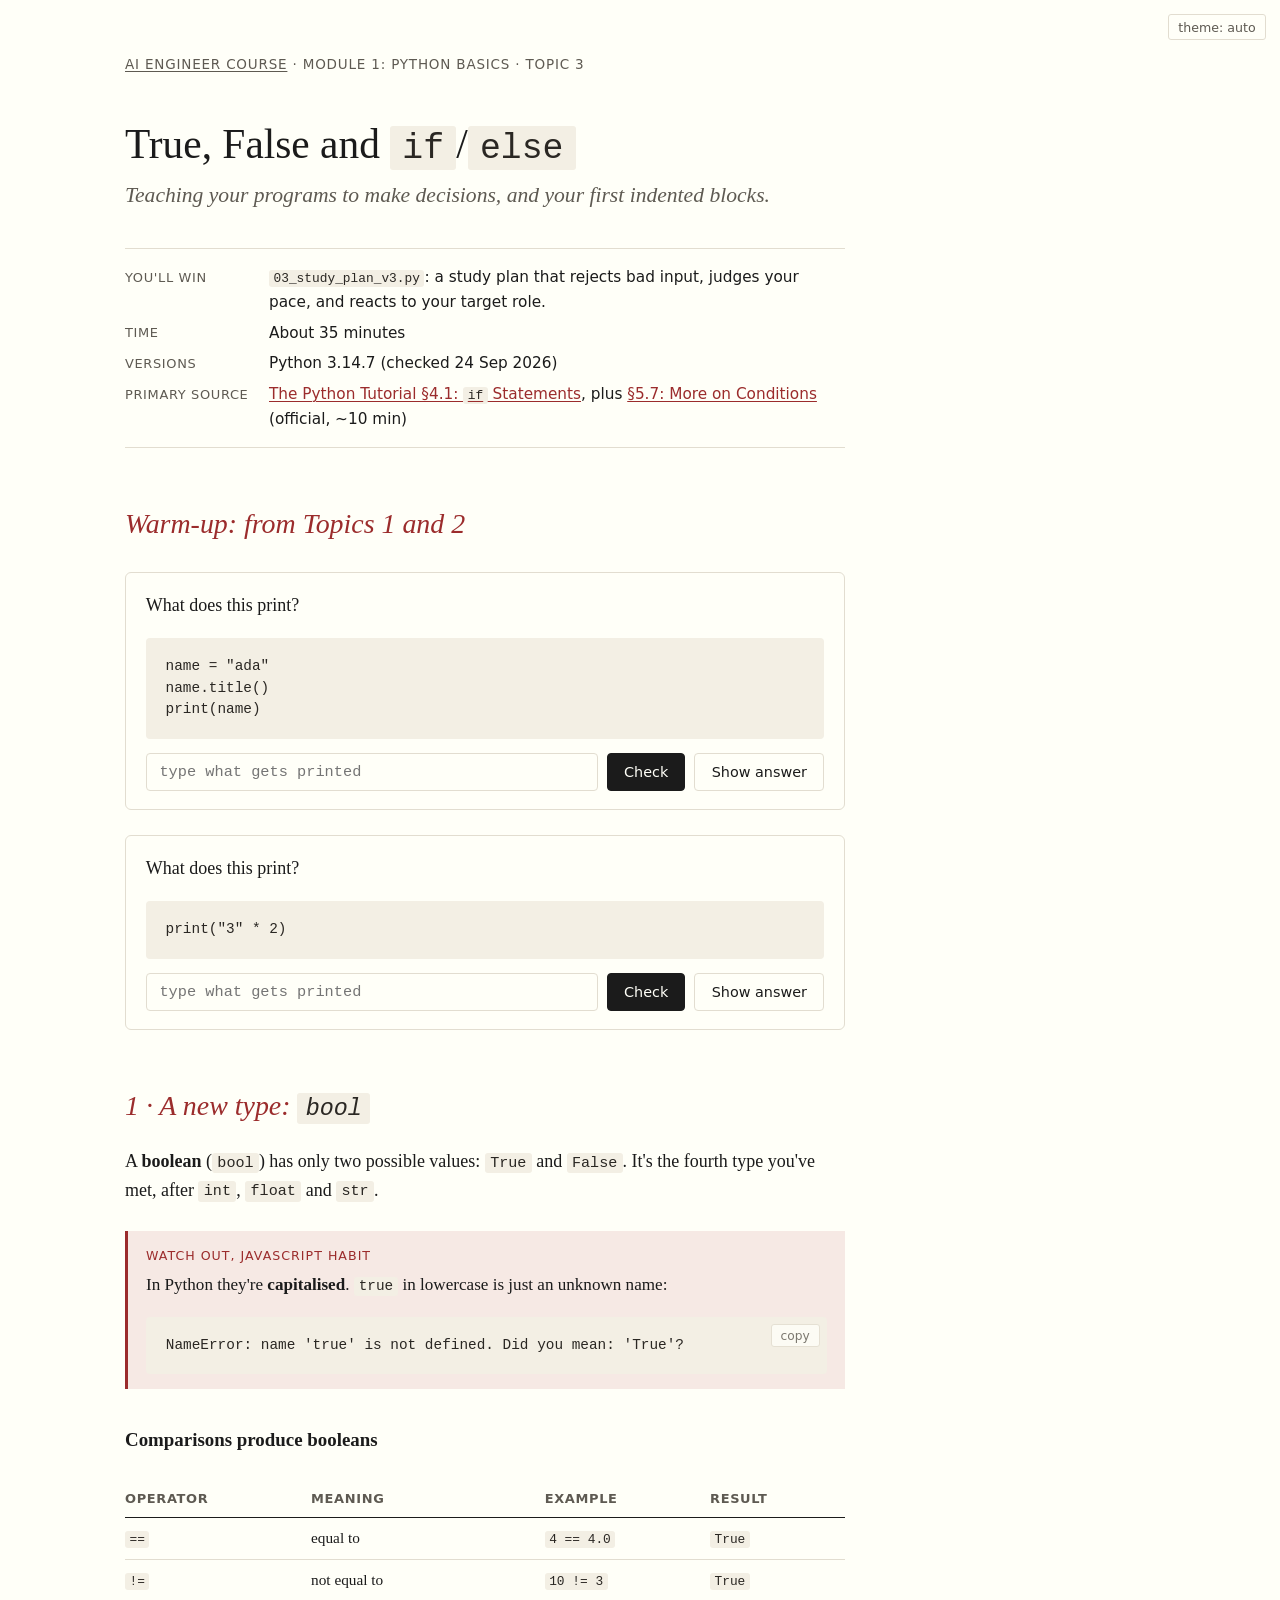
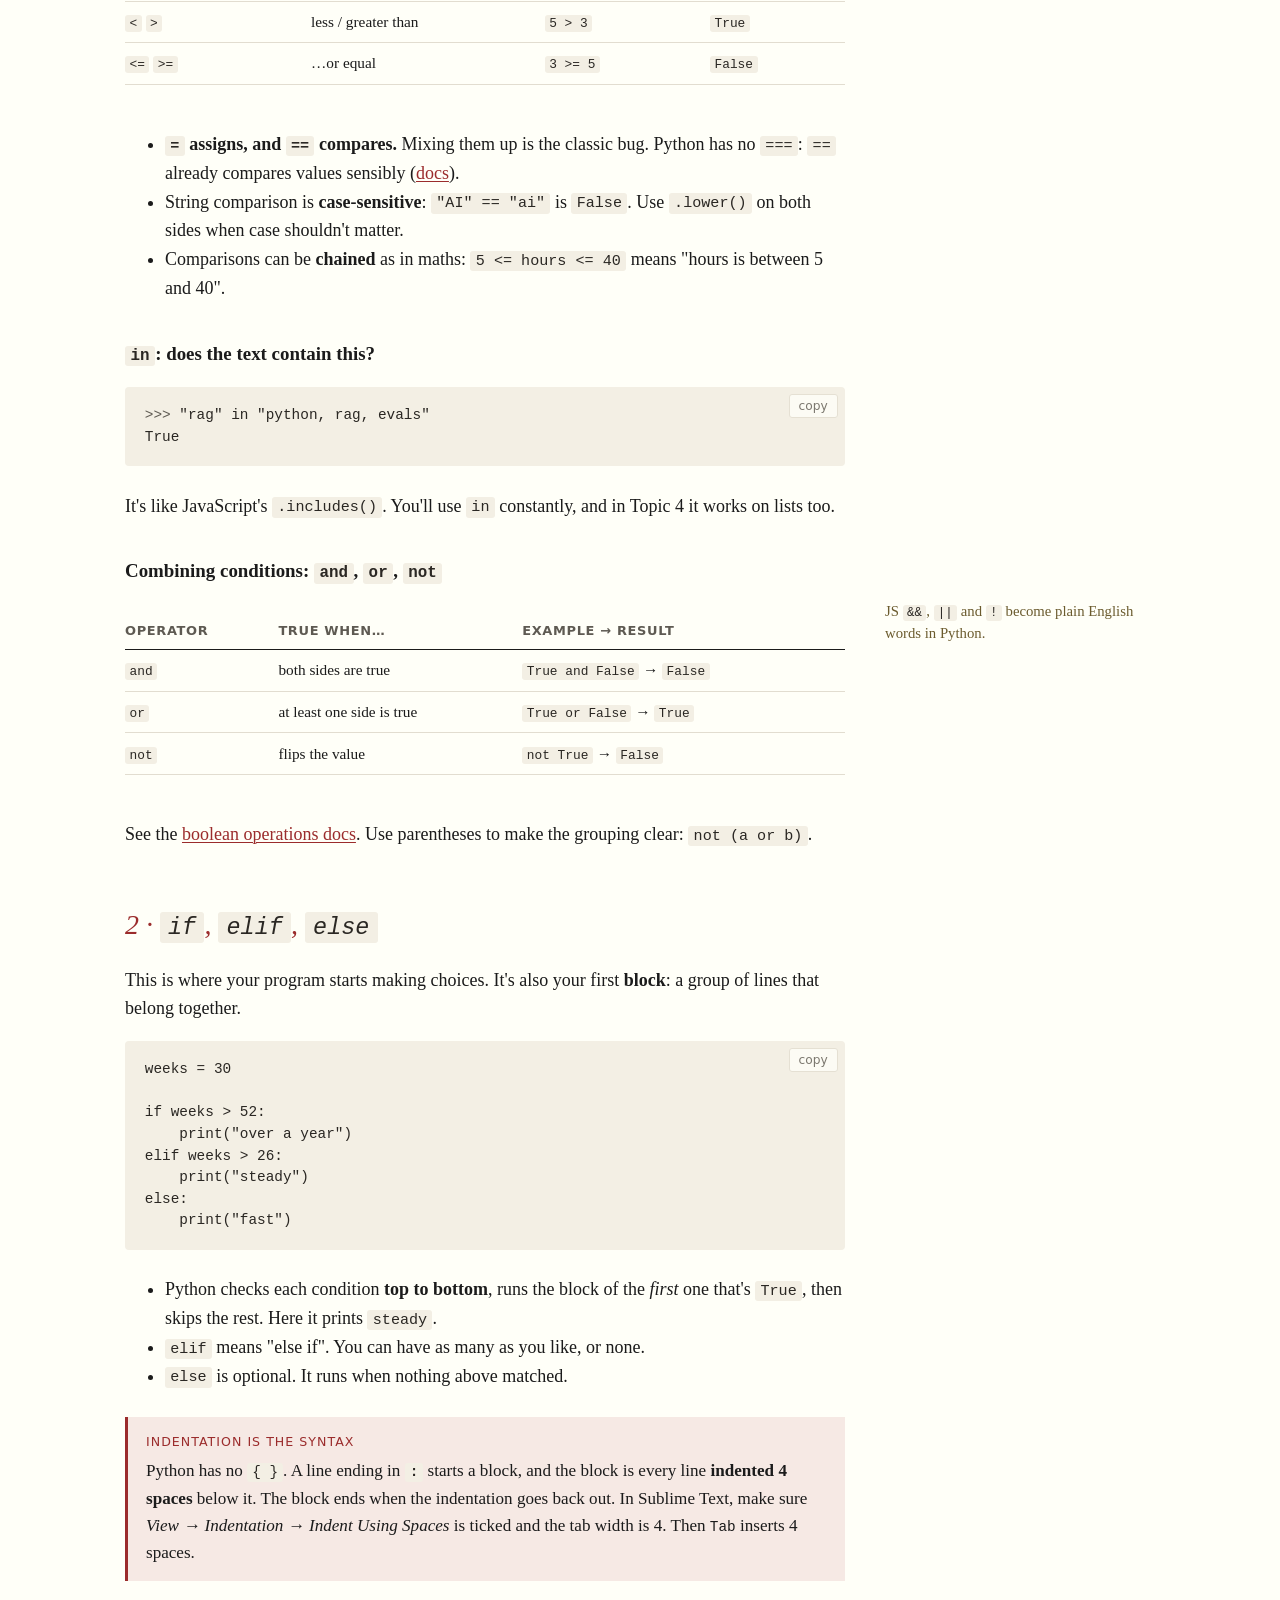
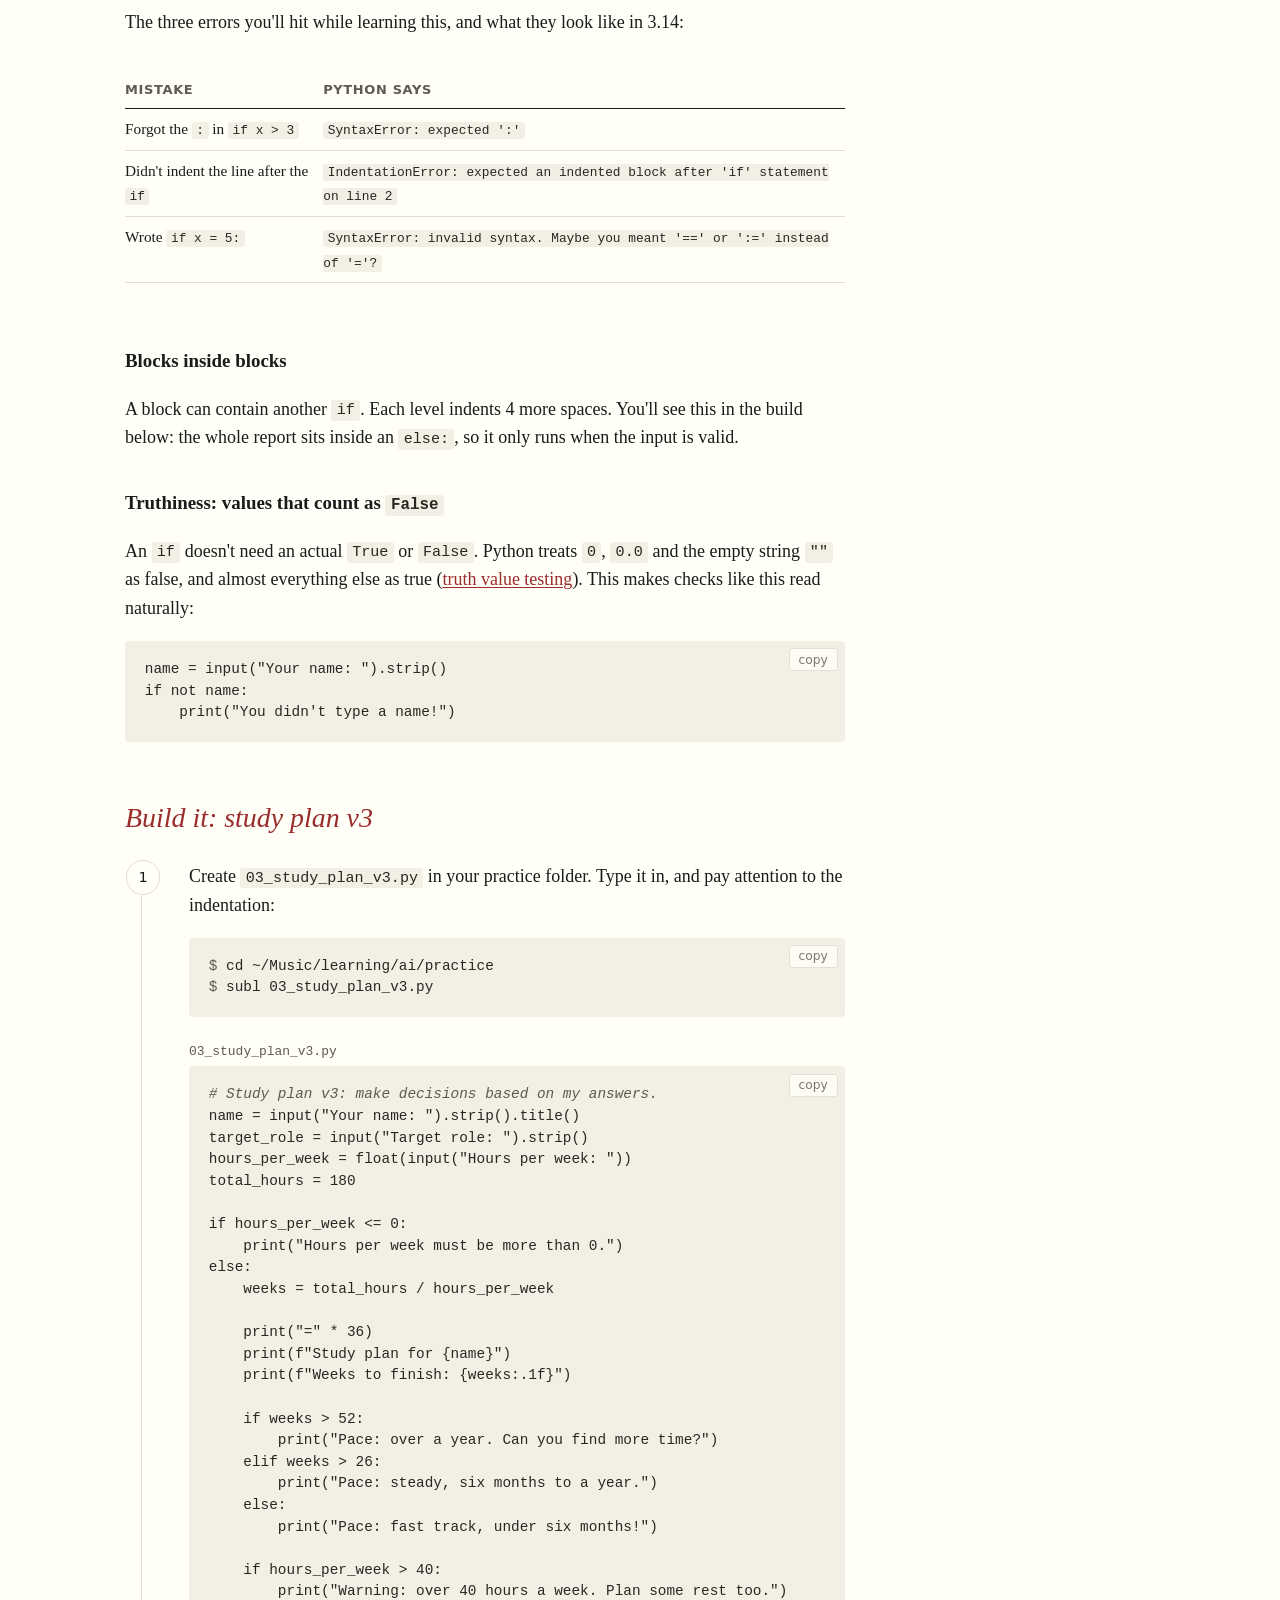
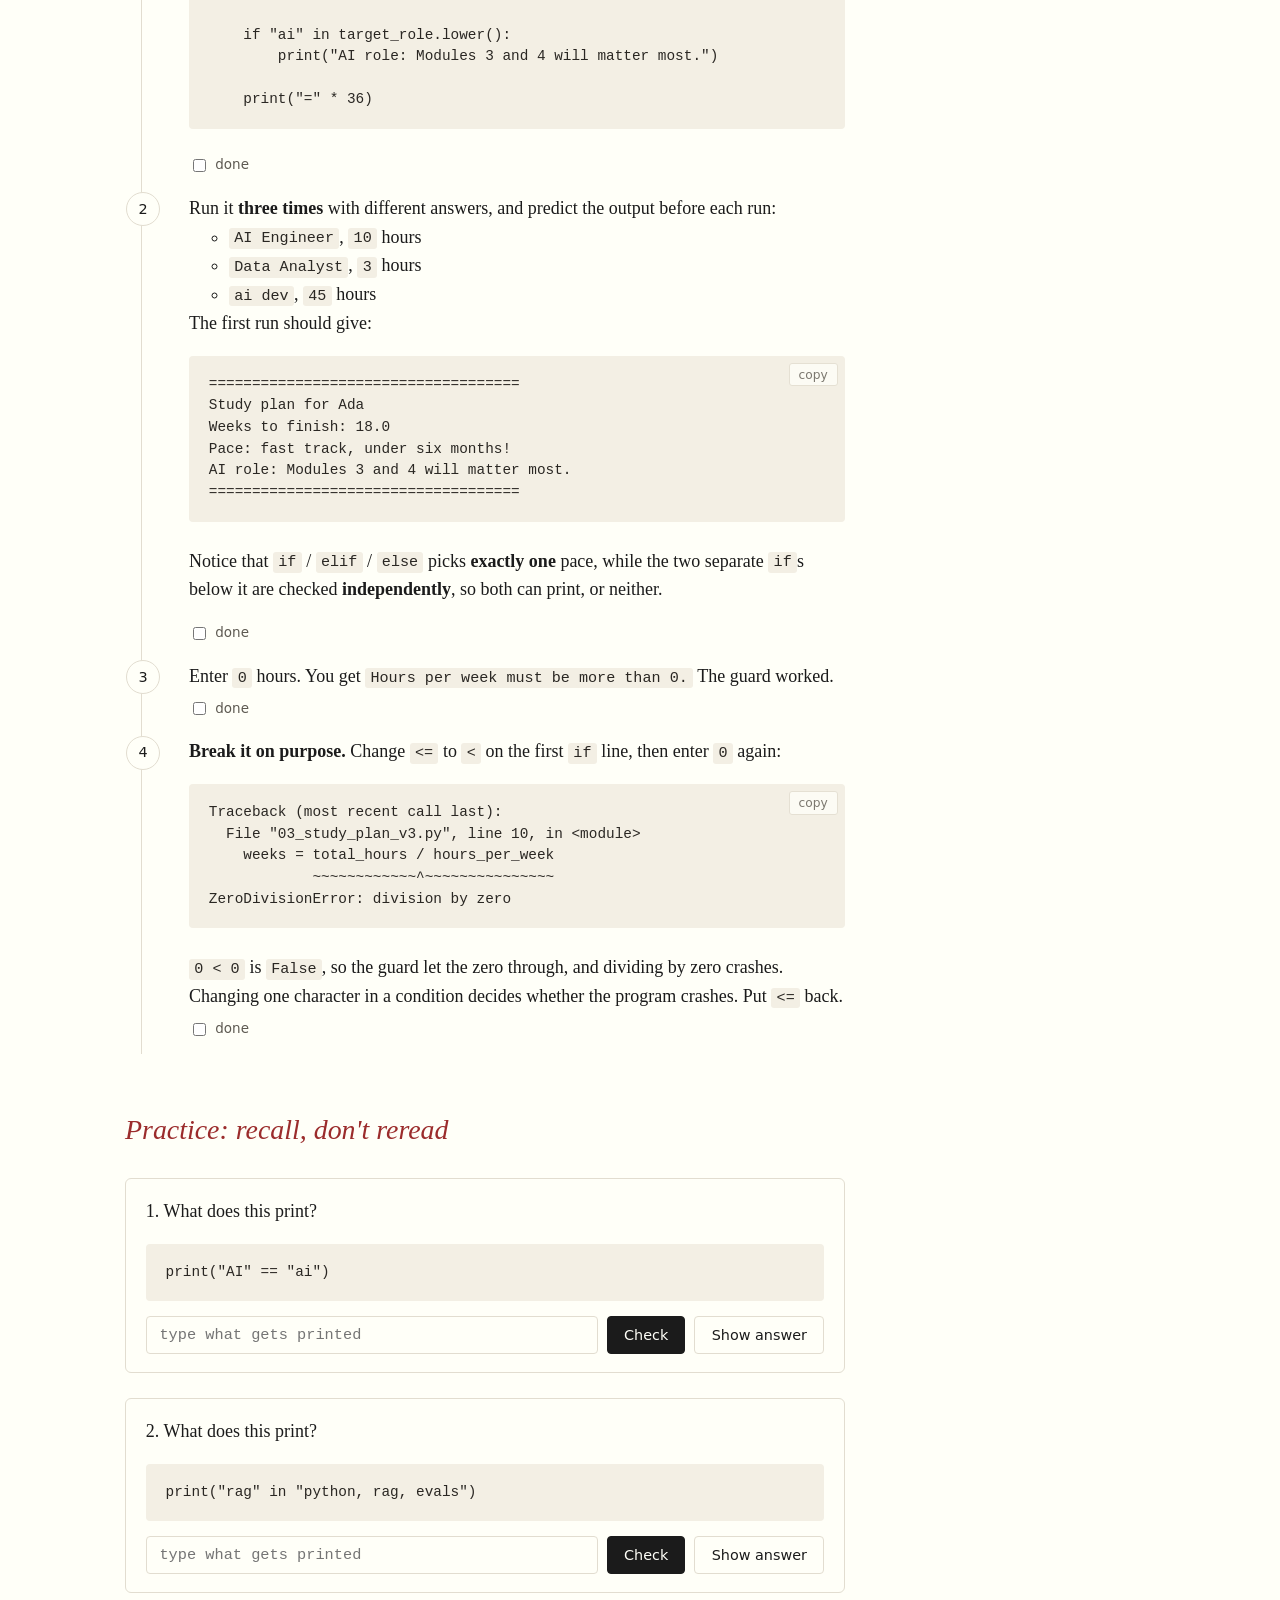
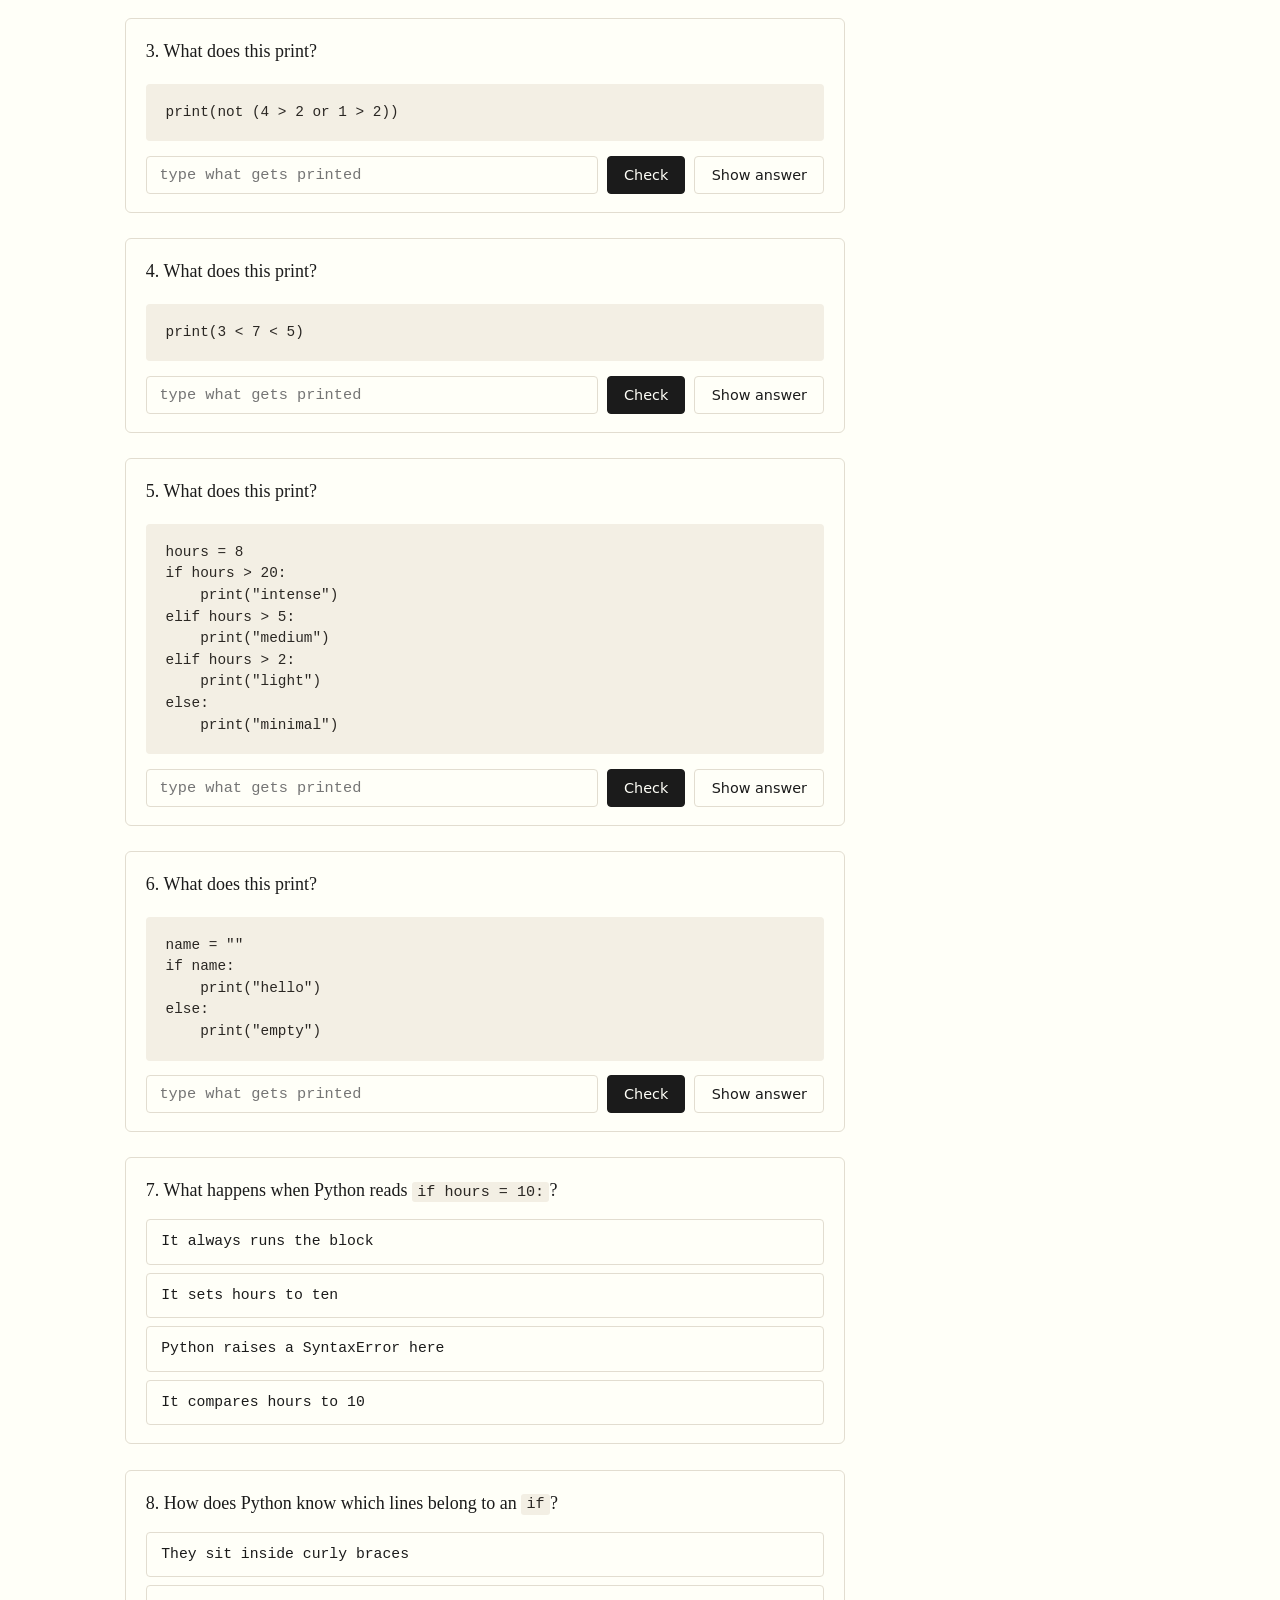
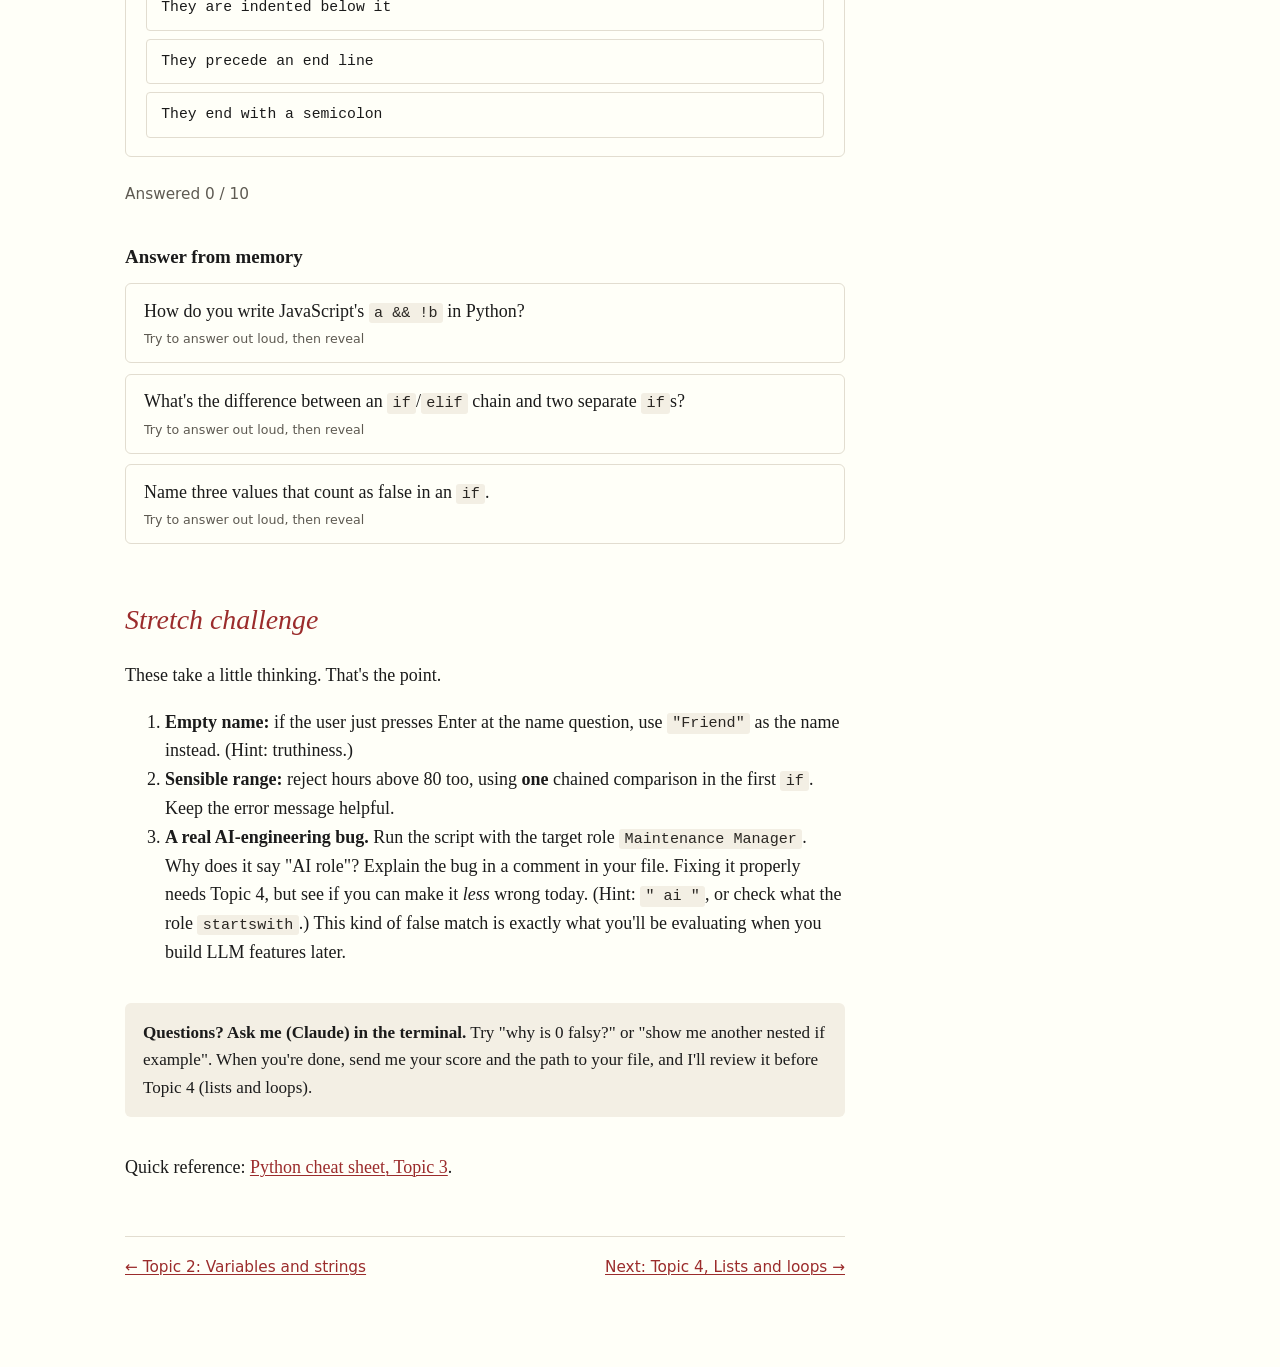
<file: ai/lessons/0003-booleans-and-if-else.html>
<!doctype html>
<html lang="en">
<head>
<meta charset="utf-8">
<meta name="viewport" content="width=device-width, initial-scale=1">
<title>True, False and if/else</title>
<link rel="stylesheet" href="../assets/course.css">
</head>
<body>
<main class="page">

<nav class="crumbs"><a href="../index.html">AI Engineer Course</a> · Module 1: Python basics · Topic 3</nav>

<h1>True, False and <code>if</code>/<code>else</code></h1>
<p class="subtitle">Teaching your programs to make decisions, and your first indented blocks.</p>

<dl class="meta">
  <dt>You'll win</dt><dd><code>03_study_plan_v3.py</code>: a study plan that rejects bad input, judges your pace, and reacts to your target role.</dd>
  <dt>Time</dt><dd>About 35 minutes</dd>
  <dt>Versions</dt><dd>Python 3.14.7 (checked 24 Sep 2026)</dd>
  <dt>Primary source</dt><dd><a href="https://docs.python.org/3/tutorial/controlflow.html#if-statements">The Python Tutorial §4.1: <code>if</code> Statements</a>, plus <a href="https://docs.python.org/3/tutorial/datastructures.html#more-on-conditions">§5.7: More on Conditions</a> (official, ~10 min)</dd>
</dl>

<h2>Warm-up: from Topics 1 and 2</h2>

<div class="quiz predict" data-expect="ada">
  <p class="q">What does this print?</p>
<pre>name = "ada"
name.title()
print(name)</pre>
  <div class="explain">Strings are immutable. <code>.title()</code> returned <code>'Ada'</code>, but nothing kept it. To keep it, write <code>name = name.title()</code>.</div>
</div>

<div class="quiz predict" data-expect="33">
  <p class="q">What does this print?</p>
<pre>print("3" * 2)</pre>
  <div class="explain"><code>"3"</code> is a string, so <code>*</code> repeats it: <code>33</code>. With the number <code>3 * 2</code>, you'd get <code>6</code>.</div>
</div>

<h2>1 · A new type: <code>bool</code></h2>
<p>A <strong>boolean</strong> (<code>bool</code>) has only two possible values: <code>True</code> and <code>False</code>. It's the fourth type you've met, after <code>int</code>, <code>float</code> and <code>str</code>.</p>
<div class="callout">
  <span class="label">Watch out, JavaScript habit</span>
  In Python they're <strong>capitalised</strong>. <code>true</code> in lowercase is just an unknown name:
<pre>NameError: name 'true' is not defined. Did you mean: 'True'?</pre>
</div>

<h3>Comparisons produce booleans</h3>
<div class="table-wrap">
<table>
  <thead><tr><th>Operator</th><th>Meaning</th><th>Example</th><th>Result</th></tr></thead>
  <tbody>
    <tr><td><code>==</code></td><td>equal to</td><td><code>4 == 4.0</code></td><td><code>True</code></td></tr>
    <tr><td><code>!=</code></td><td>not equal to</td><td><code>10 != 3</code></td><td><code>True</code></td></tr>
    <tr><td><code>&lt;</code> <code>&gt;</code></td><td>less / greater than</td><td><code>5 &gt; 3</code></td><td><code>True</code></td></tr>
    <tr><td><code>&lt;=</code> <code>&gt;=</code></td><td>…or equal</td><td><code>3 &gt;= 5</code></td><td><code>False</code></td></tr>
  </tbody>
</table>
</div>
<ul>
  <li><strong><code>=</code> assigns, and <code>==</code> compares.</strong> Mixing them up is the classic bug. Python has no <code>===</code>: <code>==</code> already compares values sensibly (<a href="https://docs.python.org/3/builtins/stdtypes.html#comparisons">docs</a>).</li>
  <li>String comparison is <strong>case-sensitive</strong>: <code>"AI" == "ai"</code> is <code>False</code>. Use <code>.lower()</code> on both sides when case shouldn't matter.</li>
  <li>Comparisons can be <strong>chained</strong> as in maths: <code>5 &lt;= hours &lt;= 40</code> means "hours is between 5 and 40".</li>
</ul>

<h3><code>in</code>: does the text contain this?</h3>
<pre><span class="p">&gt;&gt;&gt; </span>"rag" in "python, rag, evals"
True</pre>
<p>It's like JavaScript's <code>.includes()</code>. You'll use <code>in</code> constantly, and in Topic 4 it works on lists too.</p>

<h3>Combining conditions: <code>and</code>, <code>or</code>, <code>not</code></h3>
<p class="note">JS <code>&amp;&amp;</code>, <code>||</code> and <code>!</code> become plain English words in Python.</p>
<div class="table-wrap">
<table>
  <thead><tr><th>Operator</th><th>True when…</th><th>Example → result</th></tr></thead>
  <tbody>
    <tr><td><code>and</code></td><td>both sides are true</td><td><code>True and False</code> → <code>False</code></td></tr>
    <tr><td><code>or</code></td><td>at least one side is true</td><td><code>True or False</code> → <code>True</code></td></tr>
    <tr><td><code>not</code></td><td>flips the value</td><td><code>not True</code> → <code>False</code></td></tr>
  </tbody>
</table>
</div>
<p>See the <a href="https://docs.python.org/3/builtins/stdtypes.html#boolean-operations-and-or-not">boolean operations docs</a>. Use parentheses to make the grouping clear: <code>not (a or b)</code>.</p>

<h2>2 · <code>if</code>, <code>elif</code>, <code>else</code></h2>
<p>This is where your program starts making choices. It's also your first <strong>block</strong>: a group of lines that belong together.</p>
<pre>weeks = 30

if weeks &gt; 52:
    print("over a year")
elif weeks &gt; 26:
    print("steady")
else:
    print("fast")</pre>
<ul>
  <li>Python checks each condition <strong>top to bottom</strong>, runs the block of the <em>first</em> one that's <code>True</code>, then skips the rest. Here it prints <code>steady</code>.</li>
  <li><code>elif</code> means "else if". You can have as many as you like, or none.</li>
  <li><code>else</code> is optional. It runs when nothing above matched.</li>
</ul>

<div class="callout">
  <span class="label">Indentation is the syntax</span>
  Python has no <code>{ }</code>. A line ending in <strong><code>:</code></strong> starts a block, and the block is every line <strong>indented 4 spaces</strong> below it. The block ends when the indentation goes back out. In Sublime Text, make sure <em>View → Indentation → Indent Using Spaces</em> is ticked and the tab width is 4. Then <kbd>Tab</kbd> inserts 4 spaces.
</div>

<p>The three errors you'll hit while learning this, and what they look like in 3.14:</p>
<div class="table-wrap">
<table>
  <thead><tr><th>Mistake</th><th>Python says</th></tr></thead>
  <tbody>
    <tr><td>Forgot the <code>:</code> in <code>if x &gt; 3</code></td><td><code>SyntaxError: expected ':'</code></td></tr>
    <tr><td>Didn't indent the line after the <code>if</code></td><td><code>IndentationError: expected an indented block after 'if' statement on line 2</code></td></tr>
    <tr><td>Wrote <code>if x = 5:</code></td><td><code>SyntaxError: invalid syntax. Maybe you meant '==' or ':=' instead of '='?</code></td></tr>
  </tbody>
</table>
</div>

<h3>Blocks inside blocks</h3>
<p>A block can contain another <code>if</code>. Each level indents 4 more spaces. You'll see this in the build below: the whole report sits inside an <code>else:</code>, so it only runs when the input is valid.</p>

<h3>Truthiness: values that count as <code>False</code></h3>
<p>An <code>if</code> doesn't need an actual <code>True</code> or <code>False</code>. Python treats <code>0</code>, <code>0.0</code> and the empty string <code>""</code> as false, and almost everything else as true (<a href="https://docs.python.org/3/builtins/stdtypes.html#truth-value-testing">truth value testing</a>). This makes checks like this read naturally:</p>
<pre>name = input("Your name: ").strip()
if not name:
    print("You didn't type a name!")</pre>

<h2>Build it: study plan v3</h2>
<ol class="steps" data-key="t3-build">
  <li>
    Create <code>03_study_plan_v3.py</code> in your practice folder. Type it in, and pay attention to the indentation:
<pre><span class="p">$ </span>cd ~/Music/learning/ai/practice
<span class="p">$ </span>subl 03_study_plan_v3.py</pre>
<p class="file-label">03_study_plan_v3.py</p>
<pre><span class="c"># Study plan v3: make decisions based on my answers.</span>
name = input("Your name: ").strip().title()
target_role = input("Target role: ").strip()
hours_per_week = float(input("Hours per week: "))
total_hours = 180

if hours_per_week &lt;= 0:
    print("Hours per week must be more than 0.")
else:
    weeks = total_hours / hours_per_week

    print("=" * 36)
    print(f"Study plan for {name}")
    print(f"Weeks to finish: {weeks:.1f}")

    if weeks &gt; 52:
        print("Pace: over a year. Can you find more time?")
    elif weeks &gt; 26:
        print("Pace: steady, six months to a year.")
    else:
        print("Pace: fast track, under six months!")

    if hours_per_week &gt; 40:
        print("Warning: over 40 hours a week. Plan some rest too.")

    if "ai" in target_role.lower():
        print("AI role: Modules 3 and 4 will matter most.")

    print("=" * 36)</pre>
  </li>
  <li>
    Run it <strong>three times</strong> with different answers, and predict the output before each run:
    <ul>
      <li><code>AI Engineer</code>, <code>10</code> hours</li>
      <li><code>Data Analyst</code>, <code>3</code> hours</li>
      <li><code>ai dev</code>, <code>45</code> hours</li>
    </ul>
    The first run should give:
<pre>====================================
Study plan for Ada
Weeks to finish: 18.0
Pace: fast track, under six months!
AI role: Modules 3 and 4 will matter most.
====================================</pre>
    <p>Notice that <code>if</code> / <code>elif</code> / <code>else</code> picks <strong>exactly one</strong> pace, while the two separate <code>if</code>s below it are checked <strong>independently</strong>, so both can print, or neither.</p>
  </li>
  <li>
    Enter <code>0</code> hours. You get <code>Hours per week must be more than 0.</code> The guard worked.
  </li>
  <li>
    <strong>Break it on purpose.</strong> Change <code>&lt;=</code> to <code>&lt;</code> on the first <code>if</code> line, then enter <code>0</code> again:
<pre>Traceback (most recent call last):
  File "03_study_plan_v3.py", line 10, in &lt;module&gt;
    weeks = total_hours / hours_per_week
            ~~~~~~~~~~~~^~~~~~~~~~~~~~~~
ZeroDivisionError: division by zero</pre>
    <code>0 &lt; 0</code> is <code>False</code>, so the guard let the zero through, and dividing by zero crashes. Changing one character in a condition decides whether the program crashes. Put <code>&lt;=</code> back.
  </li>
</ol>

<h2>Practice: recall, don't reread</h2>

<div class="quiz predict" data-expect="False">
  <p class="q">1. What does this print?</p>
<pre>print("AI" == "ai")</pre>
  <div class="explain">String comparison is case-sensitive. Use <code>"AI".lower() == "ai"</code> when case shouldn't matter.</div>
</div>

<div class="quiz predict" data-expect="True">
  <p class="q">2. What does this print?</p>
<pre>print("rag" in "python, rag, evals")</pre>
  <div class="explain"><code>in</code> checks whether one string appears inside another, and <code>"rag"</code> does.</div>
</div>

<div class="quiz predict" data-expect="False">
  <p class="q">3. What does this print?</p>
<pre>print(not (4 &gt; 2 or 1 &gt; 2))</pre>
  <div class="explain">Work from the inside out. <code>4 &gt; 2</code> is <code>True</code>, so <code>True or False</code> is <code>True</code>, and <code>not True</code> is <code>False</code>.</div>
</div>

<div class="quiz predict" data-expect="False">
  <p class="q">4. What does this print?</p>
<pre>print(3 &lt; 7 &lt; 5)</pre>
  <div class="explain">A chained comparison means <code>3 &lt; 7 and 7 &lt; 5</code>. The second part is <code>False</code>, so the whole thing is <code>False</code>.</div>
</div>

<div class="quiz predict" data-expect="medium">
  <p class="q">5. What does this print?</p>
<pre>hours = 8
if hours &gt; 20:
    print("intense")
elif hours &gt; 5:
    print("medium")
elif hours &gt; 2:
    print("light")
else:
    print("minimal")</pre>
  <div class="explain">The first condition that's <code>True</code> wins: <code>8 &gt; 20</code> is no, and <code>8 &gt; 5</code> is yes, so it prints <code>medium</code>. Python never checks <code>hours &gt; 2</code>, even though it's also true.</div>
</div>

<div class="quiz predict" data-expect="empty">
  <p class="q">6. What does this print?</p>
<pre>name = ""
if name:
    print("hello")
else:
    print("empty")</pre>
  <div class="explain">An empty string is falsy, so the <code>else</code> block runs and prints <code>empty</code>.</div>
</div>

<div class="quiz">
  <p class="q">7. What happens when Python reads <code>if hours = 10:</code>?</p>
  <div class="options">
    <button class="opt" data-correct>Python raises a SyntaxError here</button>
    <button class="opt">It sets hours to ten</button>
    <button class="opt">It compares hours to 10</button>
    <button class="opt">It always runs the block</button>
  </div>
  <div class="explain"><code>=</code> assigns, and it isn't allowed in an <code>if</code> condition. Python even suggests the fix: <em>"Maybe you meant '==' …?"</em></div>
</div>

<div class="quiz">
  <p class="q">8. How does Python know which lines belong to an <code>if</code>?</p>
  <div class="options">
    <button class="opt" data-correct>They are indented below it</button>
    <button class="opt">They sit inside curly braces</button>
    <button class="opt">They end with a semicolon</button>
    <button class="opt">They precede an end line</button>
  </div>
  <div class="explain">The <code>:</code> opens the block, and the indentation (4 spaces) defines it. There are no braces or <code>end</code> keyword.</div>
</div>

<p class="score"></p>

<h3>Answer from memory</h3>
<details class="recall">
  <summary>How do you write JavaScript's <code>a &amp;&amp; !b</code> in Python?</summary>
  <p><code>a and not b</code></p>
</details>
<details class="recall">
  <summary>What's the difference between an <code>if</code>/<code>elif</code> chain and two separate <code>if</code>s?</summary>
  <p>An <code>if</code>/<code>elif</code>/<code>else</code> chain runs <strong>at most one</strong> block, the first that's true. Separate <code>if</code>s are each checked independently, so several can run.</p>
</details>
<details class="recall">
  <summary>Name three values that count as false in an <code>if</code>.</summary>
  <p><code>False</code>, <code>0</code> (and <code>0.0</code>), and the empty string <code>""</code>.</p>
</details>

<h2>Stretch challenge</h2>
<p>These take a little thinking. That's the point.</p>
<ol>
  <li><strong>Empty name:</strong> if the user just presses Enter at the name question, use <code>"Friend"</code> as the name instead. (Hint: truthiness.)</li>
  <li><strong>Sensible range:</strong> reject hours above 80 too, using <strong>one</strong> chained comparison in the first <code>if</code>. Keep the error message helpful.</li>
  <li><strong>A real AI-engineering bug.</strong> Run the script with the target role <code>Maintenance Manager</code>. Why does it say "AI role"? Explain the bug in a comment in your file. Fixing it properly needs Topic 4, but see if you can make it <em>less</em> wrong today. (Hint: <code>" ai "</code>, or check what the role <code>startswith</code>.) This kind of false match is exactly what you'll be evaluating when you build LLM features later.</li>
</ol>

<div class="ask">
  <strong>Questions? Ask me (Claude) in the terminal.</strong> Try "why is 0 falsy?" or "show me another nested if example". When you're done, send me your score and the path to your file, and I'll review it before Topic 4 (lists and loops).
</div>

<p>Quick reference: <a href="../reference/python-cheatsheet.html#topic-3">Python cheat sheet, Topic 3</a>.</p>

<nav class="next">
  <a href="0002-variables-and-strings.html">← Topic 2: Variables and strings</a>
  <a href="0004-lists-and-loops.html">Next: Topic 4, Lists and loops →</a>
</nav>

</main>
<script src="../assets/components.js"></script>
</body>
</html>
</file>
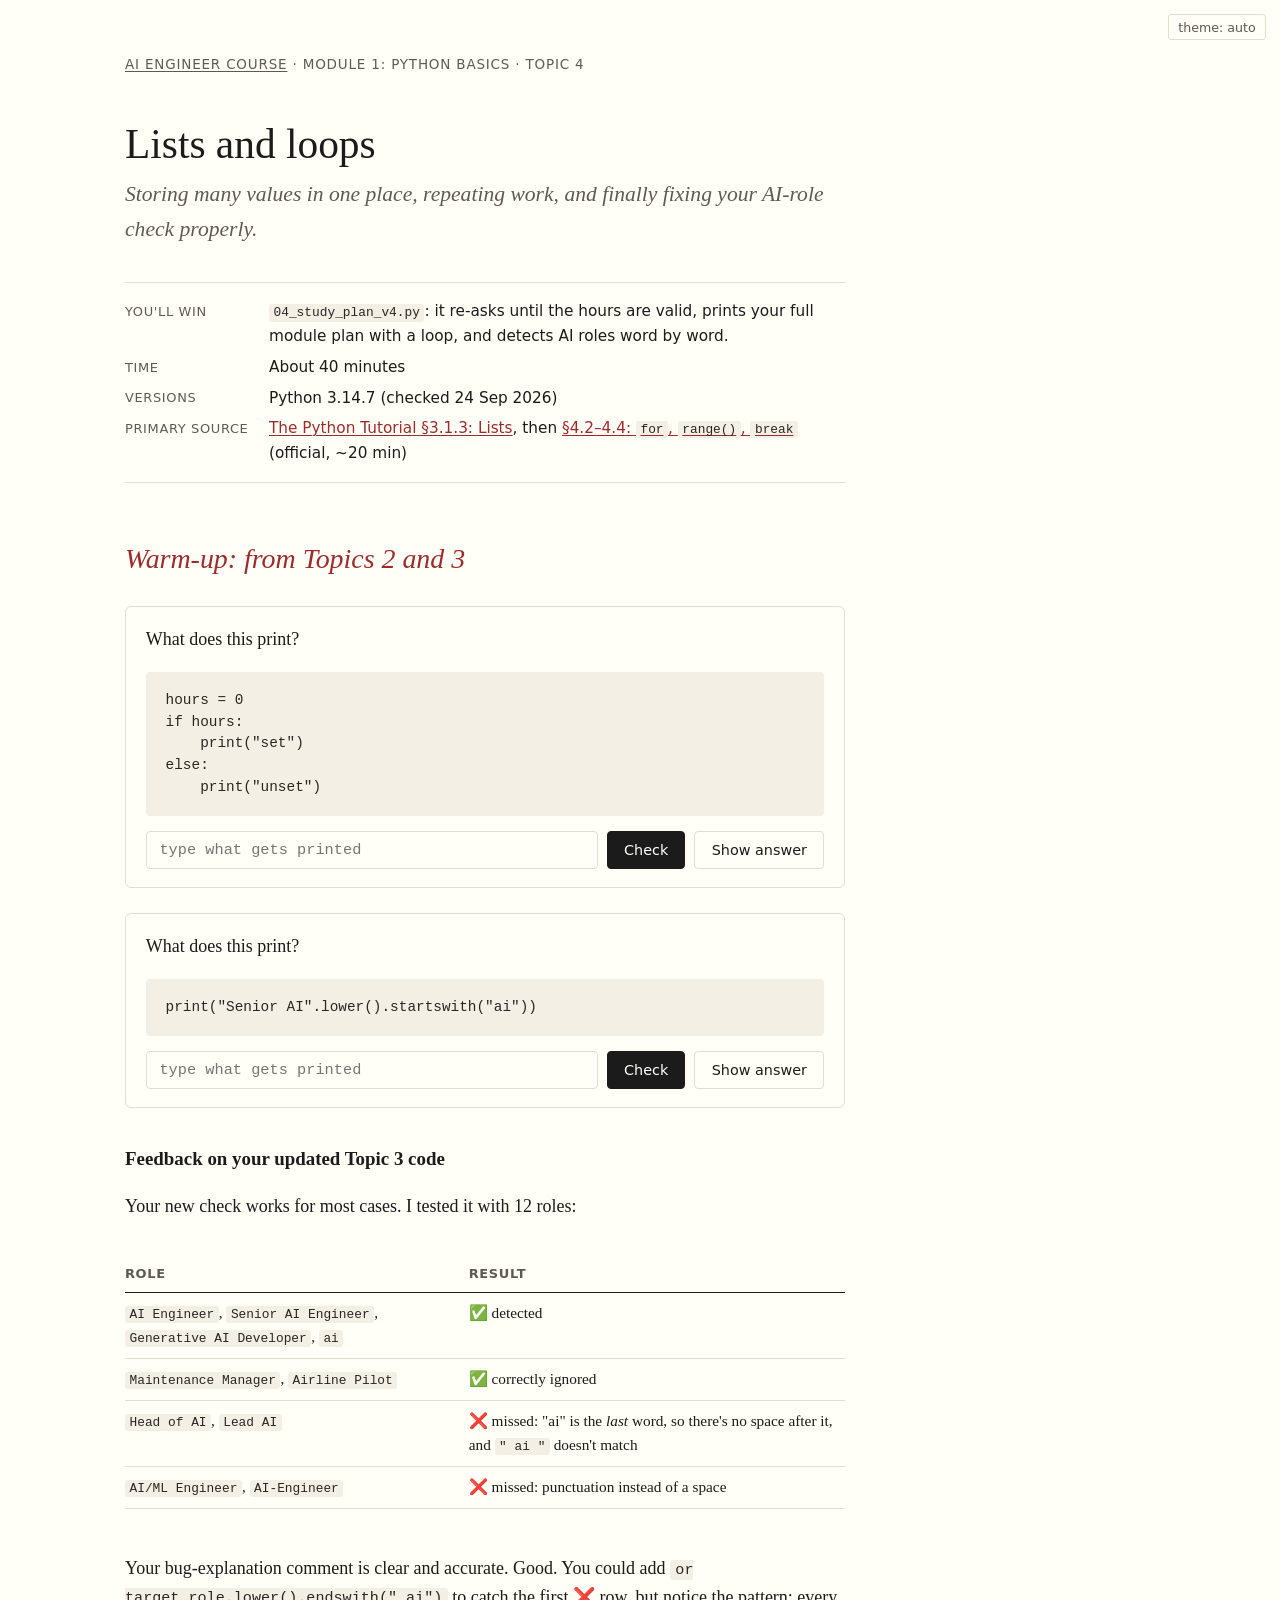
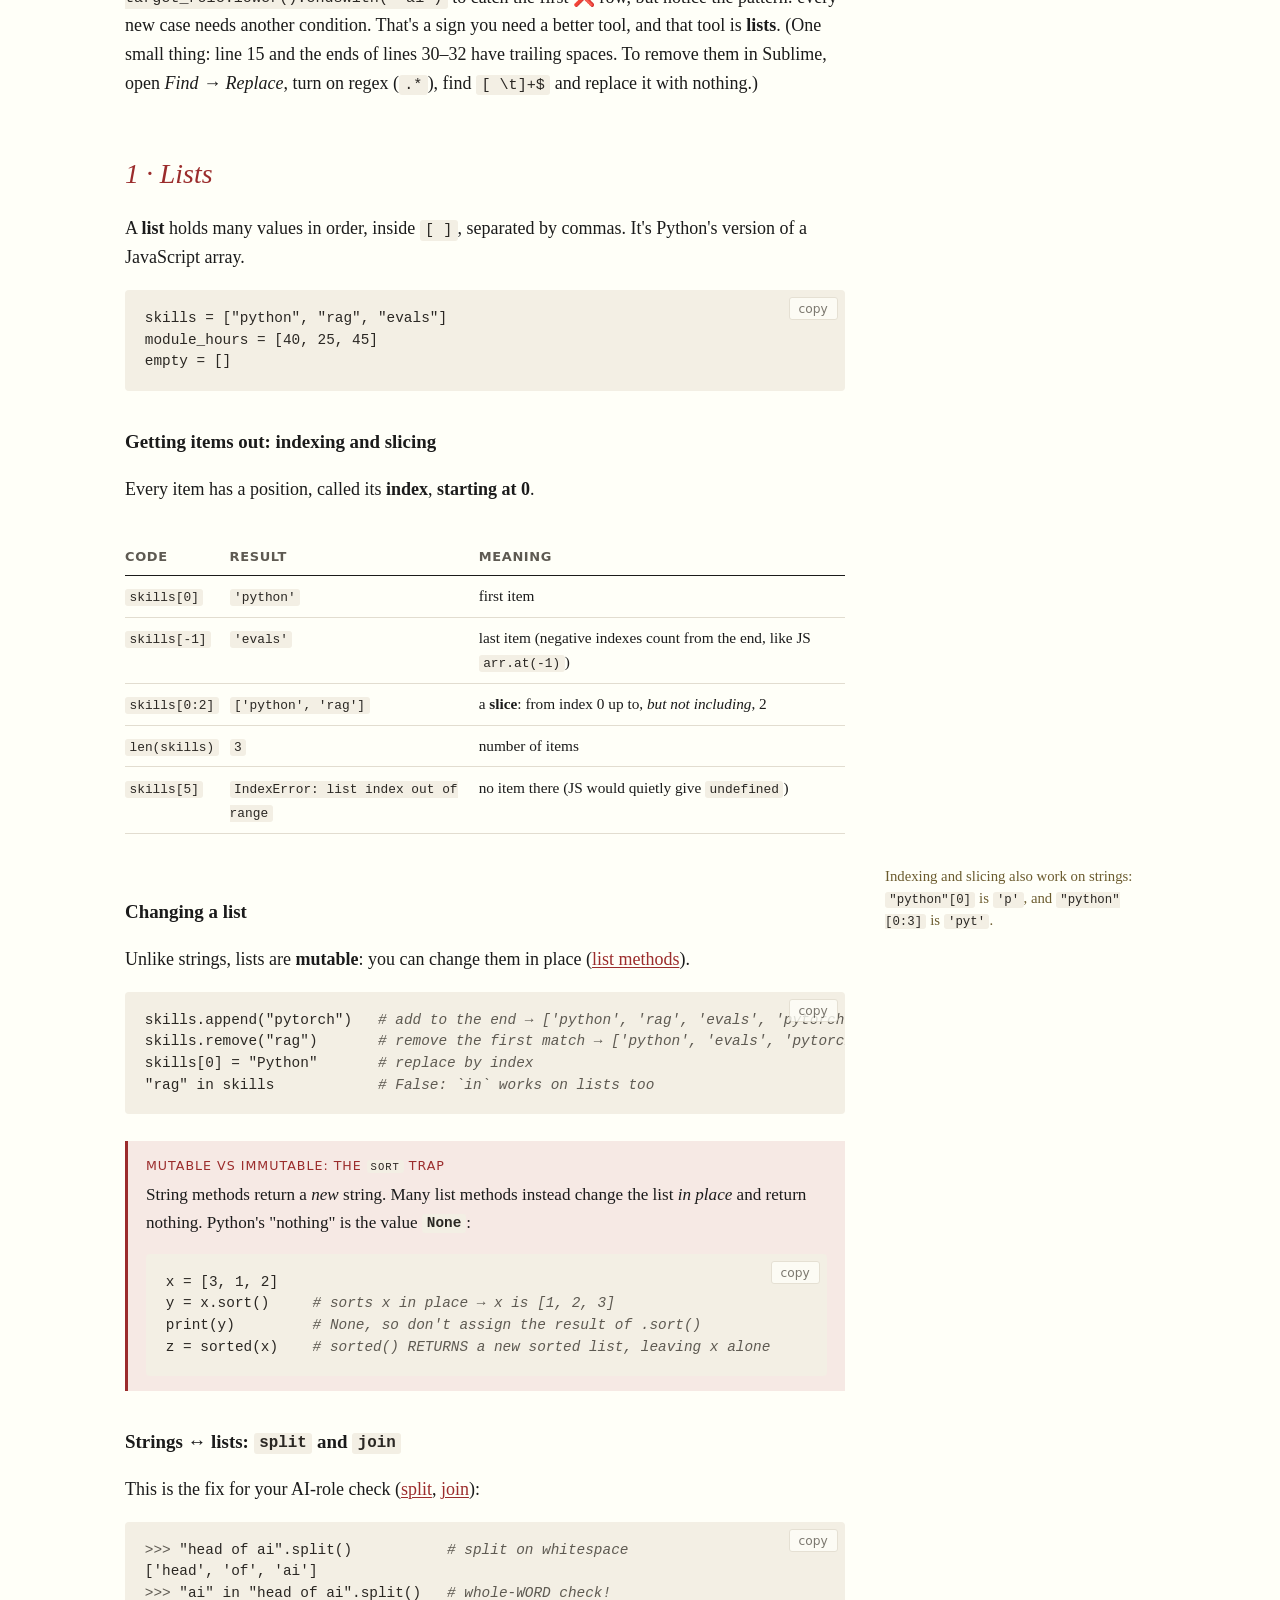
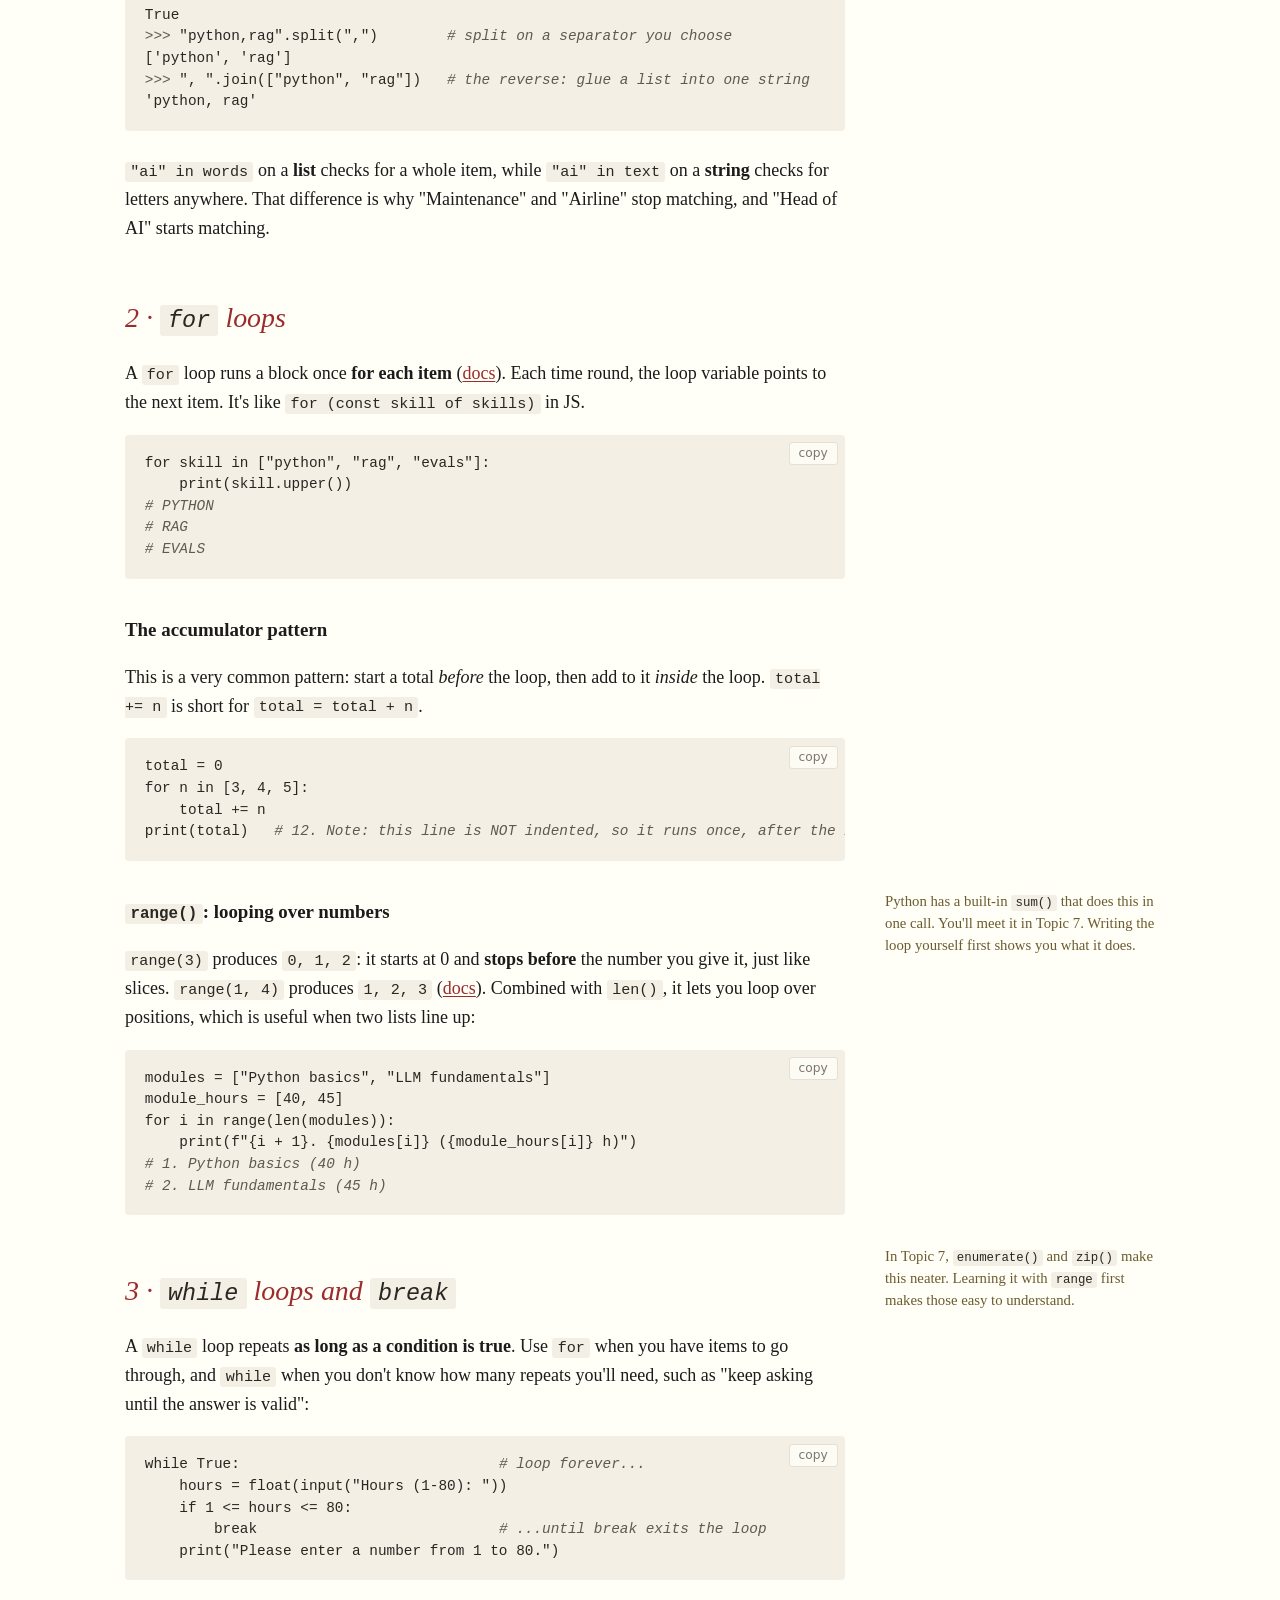
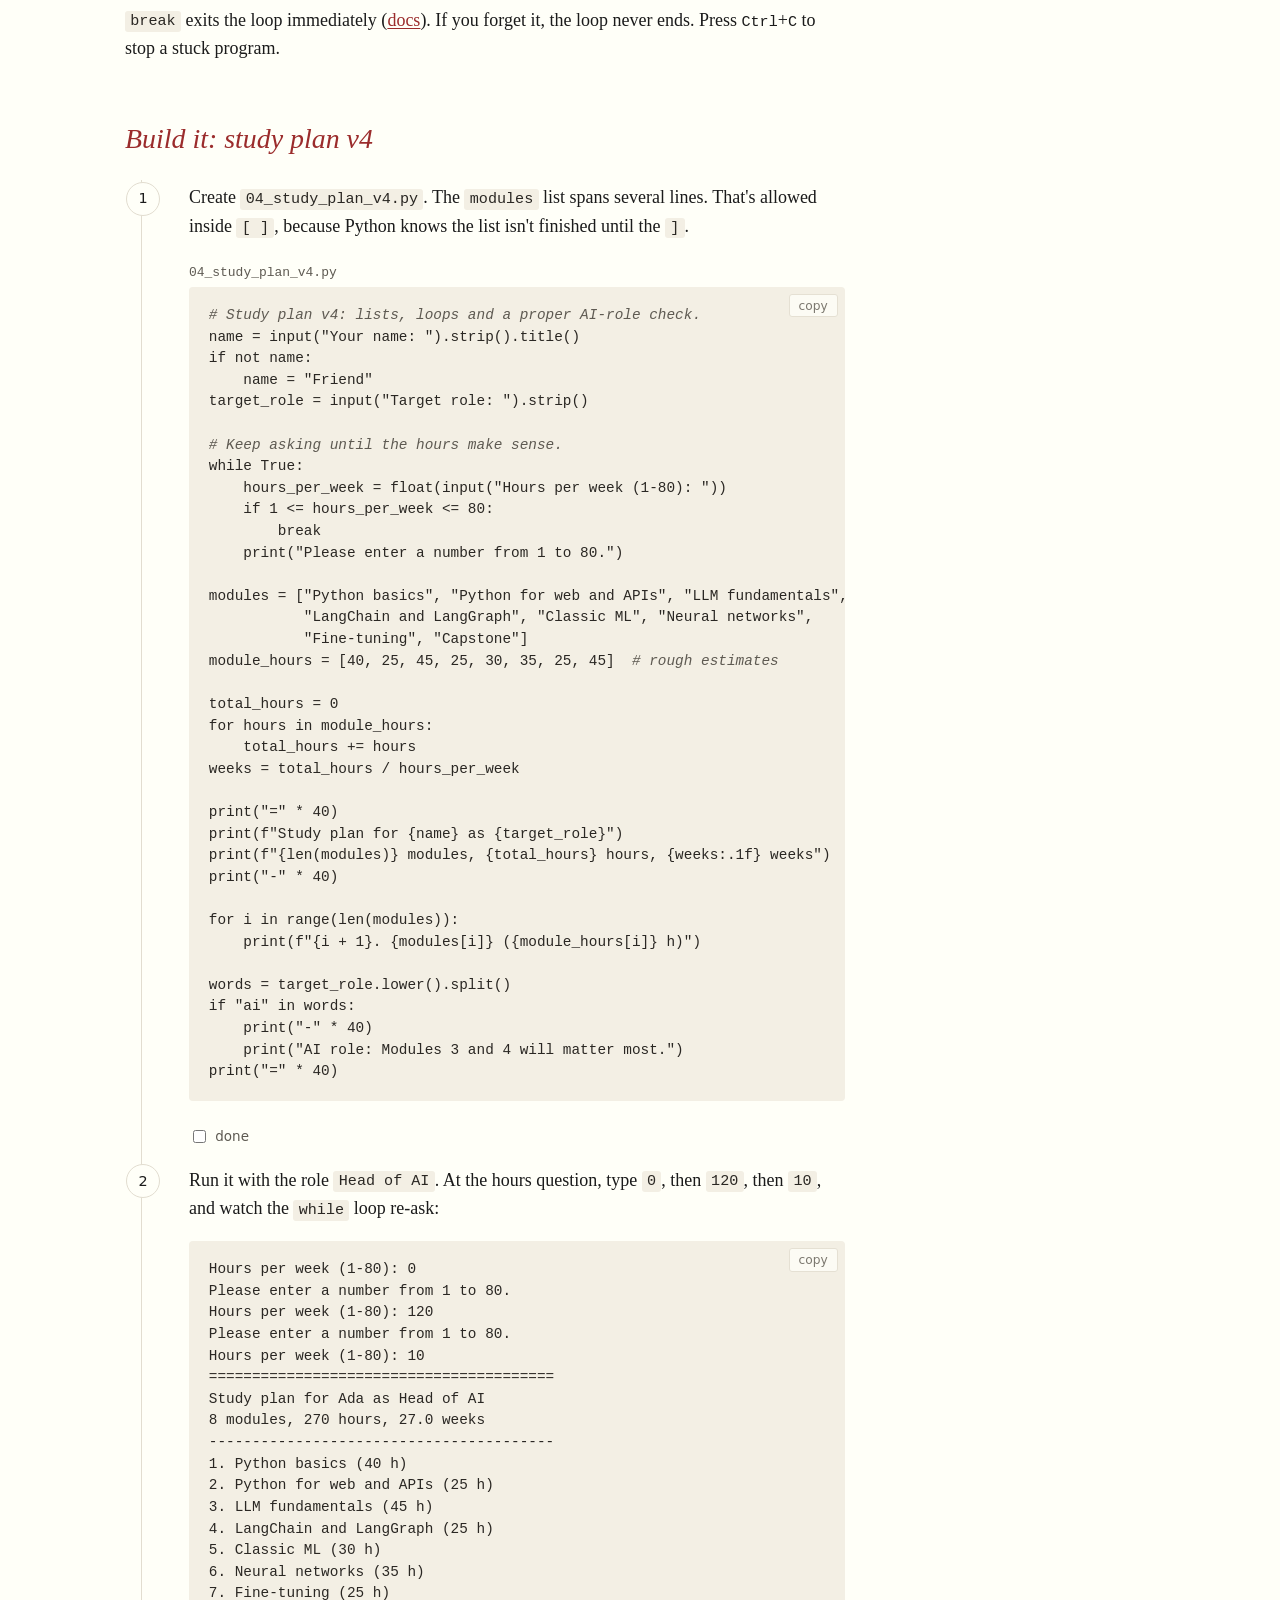
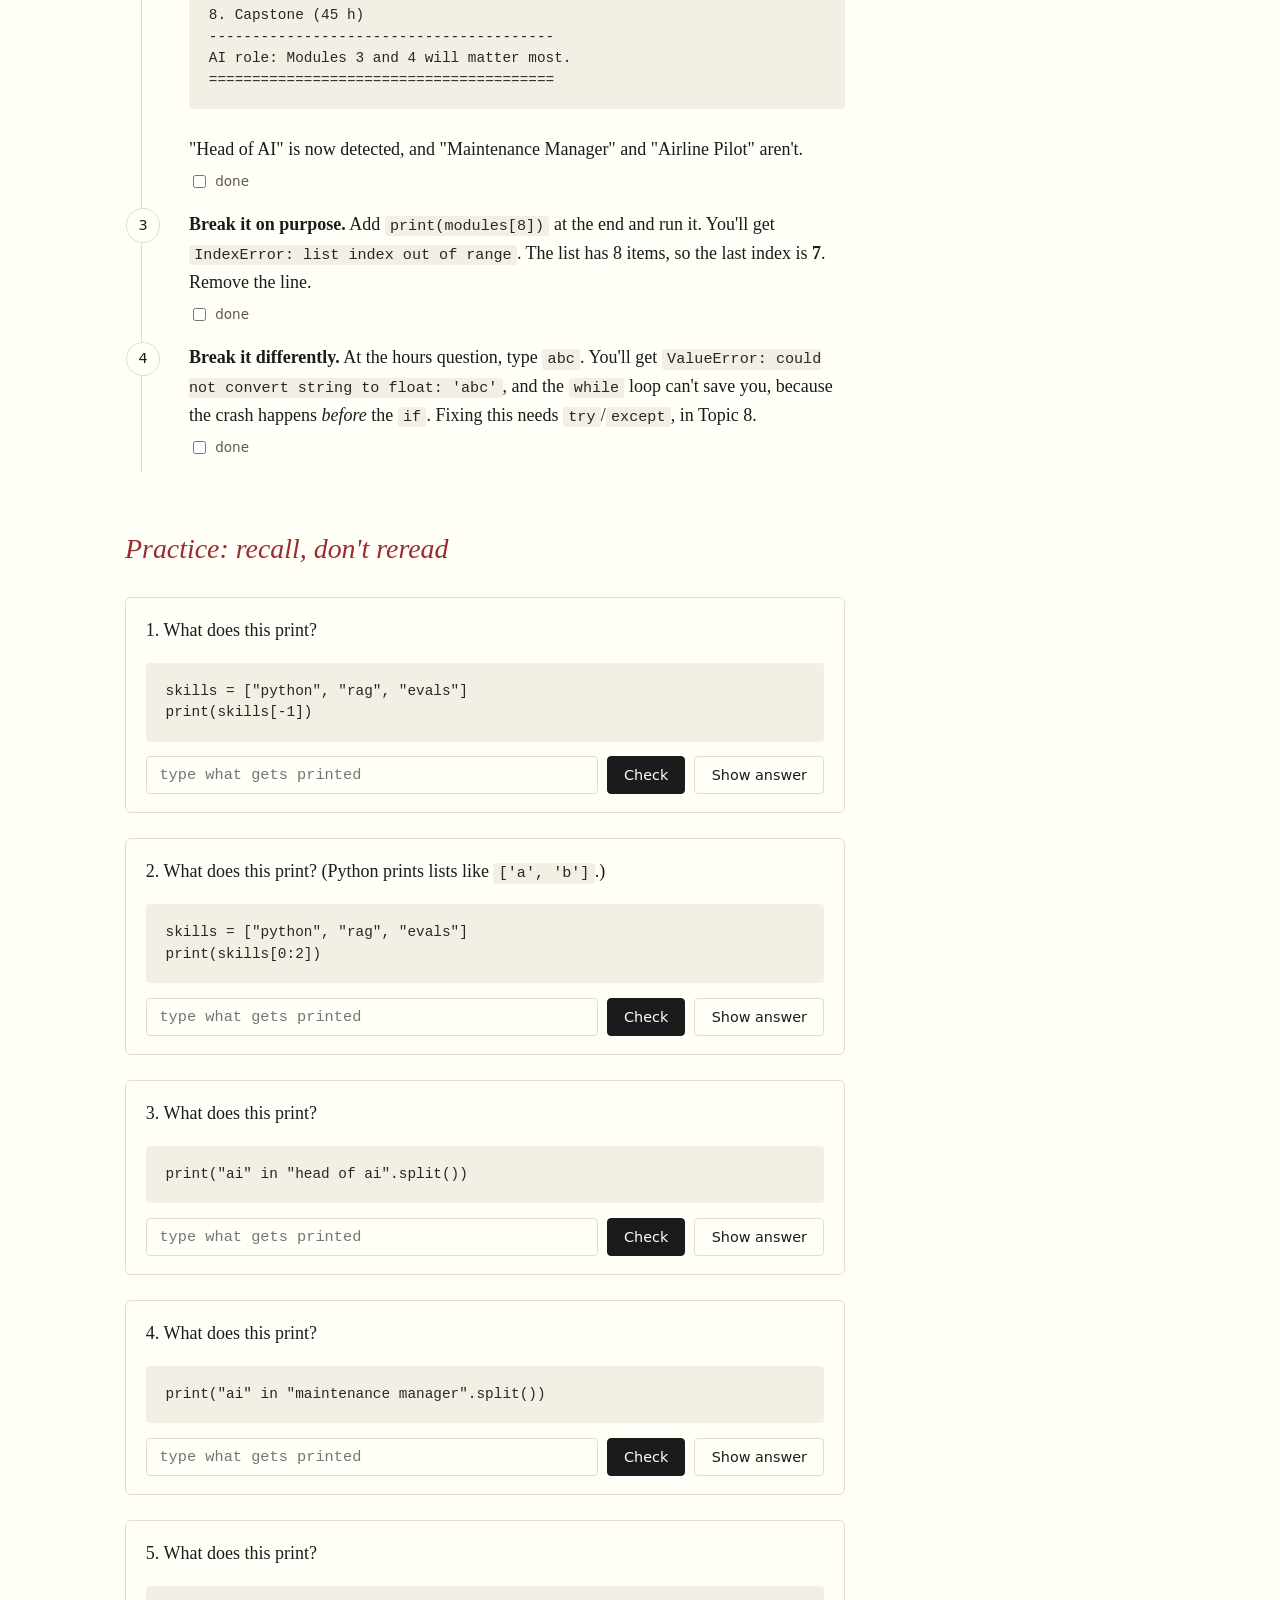
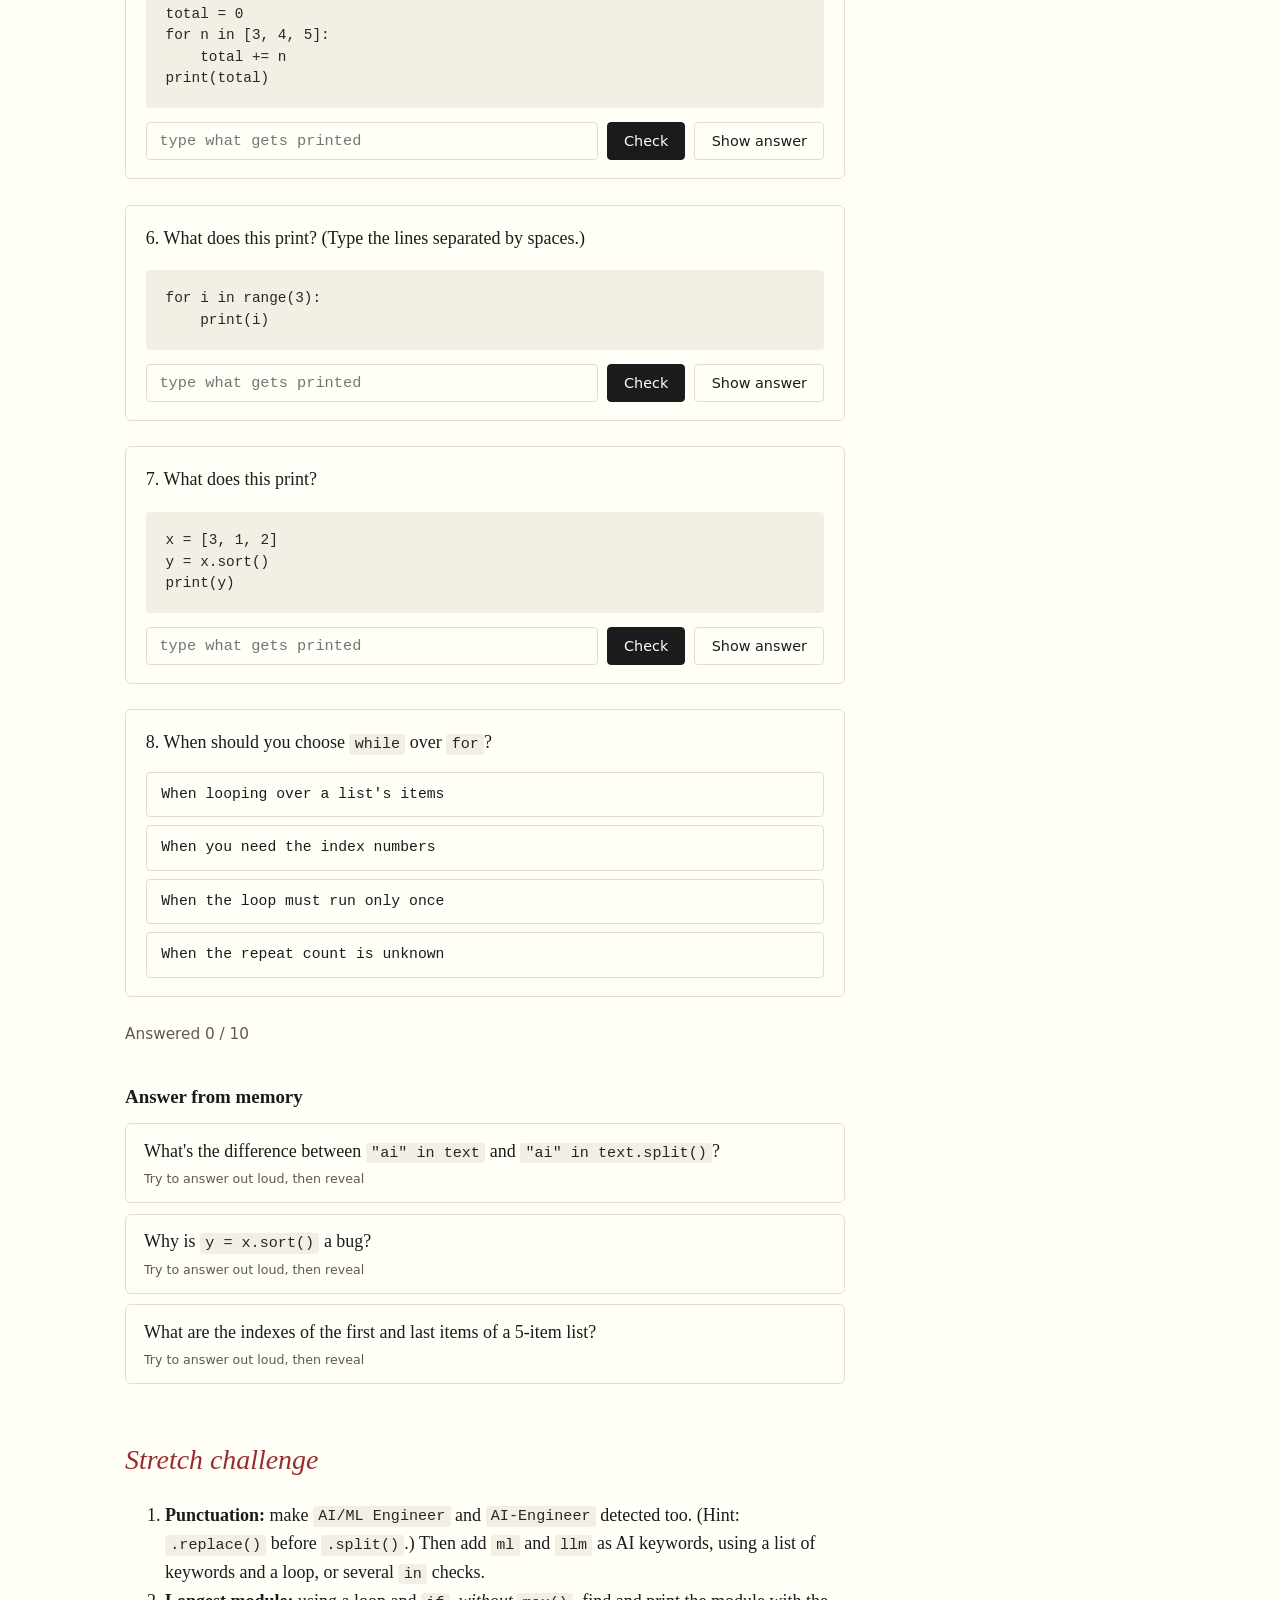
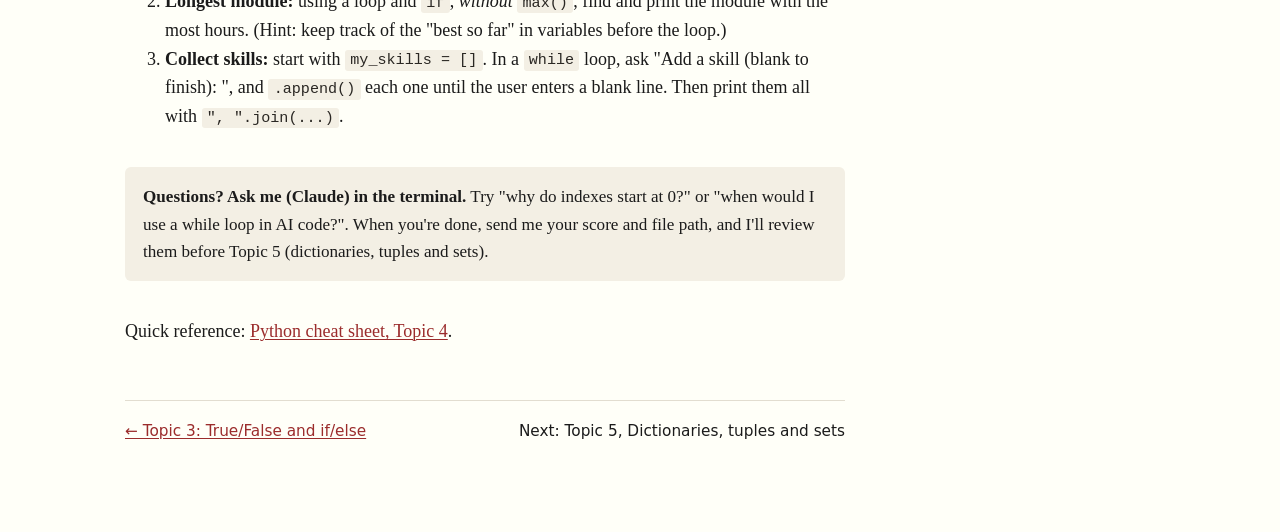
<file: ai/lessons/0004-lists-and-loops.html>
<!doctype html>
<html lang="en">
<head>
<meta charset="utf-8">
<meta name="viewport" content="width=device-width, initial-scale=1">
<title>Lists and Loops</title>
<link rel="stylesheet" href="../assets/course.css">
</head>
<body>
<main class="page">

<nav class="crumbs"><a href="../index.html">AI Engineer Course</a> · Module 1: Python basics · Topic 4</nav>

<h1>Lists and loops</h1>
<p class="subtitle">Storing many values in one place, repeating work, and finally fixing your AI-role check properly.</p>

<dl class="meta">
  <dt>You'll win</dt><dd><code>04_study_plan_v4.py</code>: it re-asks until the hours are valid, prints your full module plan with a loop, and detects AI roles word by word.</dd>
  <dt>Time</dt><dd>About 40 minutes</dd>
  <dt>Versions</dt><dd>Python 3.14.7 (checked 24 Sep 2026)</dd>
  <dt>Primary source</dt><dd><a href="https://docs.python.org/3/tutorial/introduction.html#lists">The Python Tutorial §3.1.3: Lists</a>, then <a href="https://docs.python.org/3/tutorial/controlflow.html#for-statements">§4.2–4.4: <code>for</code>, <code>range()</code>, <code>break</code></a> (official, ~20 min)</dd>
</dl>

<h2>Warm-up: from Topics 2 and 3</h2>

<div class="quiz predict" data-expect="unset">
  <p class="q">What does this print?</p>
<pre>hours = 0
if hours:
    print("set")
else:
    print("unset")</pre>
  <div class="explain"><code>0</code> is falsy, so the <code>else</code> block runs.</div>
</div>

<div class="quiz predict" data-expect="False">
  <p class="q">What does this print?</p>
<pre>print("Senior AI".lower().startswith("ai"))</pre>
  <div class="explain"><code>"senior ai"</code> starts with <code>"se"</code>, not <code>"ai"</code>. This is the false negative from your Topic 3 fix.</div>
</div>

<h3>Feedback on your updated Topic 3 code</h3>
<p>Your new check works for most cases. I tested it with 12 roles:</p>
<div class="table-wrap">
<table>
  <thead><tr><th>Role</th><th>Result</th></tr></thead>
  <tbody>
    <tr><td><code>AI Engineer</code>, <code>Senior AI Engineer</code>, <code>Generative AI Developer</code>, <code>ai</code></td><td>✅ detected</td></tr>
    <tr><td><code>Maintenance Manager</code>, <code>Airline Pilot</code></td><td>✅ correctly ignored</td></tr>
    <tr><td><code>Head of AI</code>, <code>Lead AI</code></td><td>❌ missed: "ai" is the <em>last</em> word, so there's no space after it, and <code>" ai "</code> doesn't match</td></tr>
    <tr><td><code>AI/ML Engineer</code>, <code>AI-Engineer</code></td><td>❌ missed: punctuation instead of a space</td></tr>
  </tbody>
</table>
</div>
<p>Your bug-explanation comment is clear and accurate. Good. You could add <code>or target_role.lower().endswith(" ai")</code> to catch the first ❌ row, but notice the pattern: every new case needs another condition. That's a sign you need a better tool, and that tool is <strong>lists</strong>. (One small thing: line 15 and the ends of lines 30–32 have trailing spaces. To remove them in Sublime, open <em>Find → Replace</em>, turn on regex (<code>.*</code>), find <code>[ \t]+$</code> and replace it with nothing.)</p>

<h2>1 · Lists</h2>
<p>A <strong>list</strong> holds many values in order, inside <code>[ ]</code>, separated by commas. It's Python's version of a JavaScript array.</p>
<pre>skills = ["python", "rag", "evals"]
module_hours = [40, 25, 45]
empty = []</pre>

<h3>Getting items out: indexing and slicing</h3>
<p>Every item has a position, called its <strong>index</strong>, <strong>starting at 0</strong>.</p>
<div class="table-wrap">
<table>
  <thead><tr><th>Code</th><th>Result</th><th>Meaning</th></tr></thead>
  <tbody>
    <tr><td><code>skills[0]</code></td><td><code>'python'</code></td><td>first item</td></tr>
    <tr><td><code>skills[-1]</code></td><td><code>'evals'</code></td><td>last item (negative indexes count from the end, like JS <code>arr.at(-1)</code>)</td></tr>
    <tr><td><code>skills[0:2]</code></td><td><code>['python', 'rag']</code></td><td>a <strong>slice</strong>: from index 0 up to, <em>but not including</em>, 2</td></tr>
    <tr><td><code>len(skills)</code></td><td><code>3</code></td><td>number of items</td></tr>
    <tr><td><code>skills[5]</code></td><td><code>IndexError: list index out of range</code></td><td>no item there (JS would quietly give <code>undefined</code>)</td></tr>
  </tbody>
</table>
</div>
<p class="note">Indexing and slicing also work on strings: <code>"python"[0]</code> is <code>'p'</code>, and <code>"python"[0:3]</code> is <code>'pyt'</code>.</p>

<h3>Changing a list</h3>
<p>Unlike strings, lists are <strong>mutable</strong>: you can change them in place (<a href="https://docs.python.org/3/tutorial/datastructures.html#more-on-lists">list methods</a>).</p>
<pre>skills.append("pytorch")   <span class="c"># add to the end → ['python', 'rag', 'evals', 'pytorch']</span>
skills.remove("rag")       <span class="c"># remove the first match → ['python', 'evals', 'pytorch']</span>
skills[0] = "Python"       <span class="c"># replace by index</span>
"rag" in skills            <span class="c"># False: `in` works on lists too</span></pre>

<div class="callout">
  <span class="label">Mutable vs immutable: the <code>sort</code> trap</span>
  String methods return a <em>new</em> string. Many list methods instead change the list <em>in place</em> and return nothing. Python's "nothing" is the value <strong><code>None</code></strong>:
<pre>x = [3, 1, 2]
y = x.sort()     <span class="c"># sorts x in place → x is [1, 2, 3]</span>
print(y)         <span class="c"># None, so don't assign the result of .sort()</span>
z = sorted(x)    <span class="c"># sorted() RETURNS a new sorted list, leaving x alone</span></pre>
</div>

<h3>Strings ↔ lists: <code>split</code> and <code>join</code></h3>
<p>This is the fix for your AI-role check (<a href="https://docs.python.org/3/builtins/stdtypes.html#str.split">split</a>, <a href="https://docs.python.org/3/builtins/stdtypes.html#str.join">join</a>):</p>
<pre><span class="p">&gt;&gt;&gt; </span>"head of ai".split()           <span class="c"># split on whitespace</span>
['head', 'of', 'ai']
<span class="p">&gt;&gt;&gt; </span>"ai" in "head of ai".split()   <span class="c"># whole-WORD check!</span>
True
<span class="p">&gt;&gt;&gt; </span>"python,rag".split(",")        <span class="c"># split on a separator you choose</span>
['python', 'rag']
<span class="p">&gt;&gt;&gt; </span>", ".join(["python", "rag"])   <span class="c"># the reverse: glue a list into one string</span>
'python, rag'</pre>
<p><code>"ai" in words</code> on a <strong>list</strong> checks for a whole item, while <code>"ai" in text</code> on a <strong>string</strong> checks for letters anywhere. That difference is why "Maintenance" and "Airline" stop matching, and "Head of AI" starts matching.</p>

<h2>2 · <code>for</code> loops</h2>
<p>A <code>for</code> loop runs a block once <strong>for each item</strong> (<a href="https://docs.python.org/3/tutorial/controlflow.html#for-statements">docs</a>). Each time round, the loop variable points to the next item. It's like <code>for (const skill of skills)</code> in JS.</p>
<pre>for skill in ["python", "rag", "evals"]:
    print(skill.upper())
<span class="c"># PYTHON
# RAG
# EVALS</span></pre>

<h3>The accumulator pattern</h3>
<p>This is a very common pattern: start a total <em>before</em> the loop, then add to it <em>inside</em> the loop. <code>total += n</code> is short for <code>total = total + n</code>.</p>
<pre>total = 0
for n in [3, 4, 5]:
    total += n
print(total)   <span class="c"># 12. Note: this line is NOT indented, so it runs once, after the loop</span></pre>
<p class="note">Python has a built-in <code>sum()</code> that does this in one call. You'll meet it in Topic 7. Writing the loop yourself first shows you what it does.</p>

<h3><code>range()</code>: looping over numbers</h3>
<p><code>range(3)</code> produces <code>0, 1, 2</code>: it starts at 0 and <strong>stops before</strong> the number you give it, just like slices. <code>range(1, 4)</code> produces <code>1, 2, 3</code> (<a href="https://docs.python.org/3/tutorial/controlflow.html#the-range-function">docs</a>). Combined with <code>len()</code>, it lets you loop over positions, which is useful when two lists line up:</p>
<pre>modules = ["Python basics", "LLM fundamentals"]
module_hours = [40, 45]
for i in range(len(modules)):
    print(f"{i + 1}. {modules[i]} ({module_hours[i]} h)")
<span class="c"># 1. Python basics (40 h)
# 2. LLM fundamentals (45 h)</span></pre>
<p class="note">In Topic 7, <code>enumerate()</code> and <code>zip()</code> make this neater. Learning it with <code>range</code> first makes those easy to understand.</p>

<h2>3 · <code>while</code> loops and <code>break</code></h2>
<p>A <code>while</code> loop repeats <strong>as long as a condition is true</strong>. Use <code>for</code> when you have items to go through, and <code>while</code> when you don't know how many repeats you'll need, such as "keep asking until the answer is valid":</p>
<pre>while True:                              <span class="c"># loop forever...</span>
    hours = float(input("Hours (1-80): "))
    if 1 &lt;= hours &lt;= 80:
        break                            <span class="c"># ...until break exits the loop</span>
    print("Please enter a number from 1 to 80.")</pre>
<p><code>break</code> exits the loop immediately (<a href="https://docs.python.org/3/tutorial/controlflow.html#break-and-continue-statements">docs</a>). If you forget it, the loop never ends. Press <kbd>Ctrl</kbd>+<kbd>C</kbd> to stop a stuck program.</p>

<h2>Build it: study plan v4</h2>
<ol class="steps" data-key="t4-build">
  <li>
    Create <code>04_study_plan_v4.py</code>. The <code>modules</code> list spans several lines. That's allowed inside <code>[ ]</code>, because Python knows the list isn't finished until the <code>]</code>.
<p class="file-label">04_study_plan_v4.py</p>
<pre><span class="c"># Study plan v4: lists, loops and a proper AI-role check.</span>
name = input("Your name: ").strip().title()
if not name:
    name = "Friend"
target_role = input("Target role: ").strip()

<span class="c"># Keep asking until the hours make sense.</span>
while True:
    hours_per_week = float(input("Hours per week (1-80): "))
    if 1 &lt;= hours_per_week &lt;= 80:
        break
    print("Please enter a number from 1 to 80.")

modules = ["Python basics", "Python for web and APIs", "LLM fundamentals",
           "LangChain and LangGraph", "Classic ML", "Neural networks",
           "Fine-tuning", "Capstone"]
module_hours = [40, 25, 45, 25, 30, 35, 25, 45]  <span class="c"># rough estimates</span>

total_hours = 0
for hours in module_hours:
    total_hours += hours
weeks = total_hours / hours_per_week

print("=" * 40)
print(f"Study plan for {name} as {target_role}")
print(f"{len(modules)} modules, {total_hours} hours, {weeks:.1f} weeks")
print("-" * 40)

for i in range(len(modules)):
    print(f"{i + 1}. {modules[i]} ({module_hours[i]} h)")

words = target_role.lower().split()
if "ai" in words:
    print("-" * 40)
    print("AI role: Modules 3 and 4 will matter most.")
print("=" * 40)</pre>
  </li>
  <li>
    Run it with the role <code>Head of AI</code>. At the hours question, type <code>0</code>, then <code>120</code>, then <code>10</code>, and watch the <code>while</code> loop re-ask:
<pre>Hours per week (1-80): 0
Please enter a number from 1 to 80.
Hours per week (1-80): 120
Please enter a number from 1 to 80.
Hours per week (1-80): 10
========================================
Study plan for Ada as Head of AI
8 modules, 270 hours, 27.0 weeks
----------------------------------------
1. Python basics (40 h)
2. Python for web and APIs (25 h)
3. LLM fundamentals (45 h)
4. LangChain and LangGraph (25 h)
5. Classic ML (30 h)
6. Neural networks (35 h)
7. Fine-tuning (25 h)
8. Capstone (45 h)
----------------------------------------
AI role: Modules 3 and 4 will matter most.
========================================</pre>
    "Head of AI" is now detected, and "Maintenance Manager" and "Airline Pilot" aren't.
  </li>
  <li>
    <strong>Break it on purpose.</strong> Add <code>print(modules[8])</code> at the end and run it. You'll get <code>IndexError: list index out of range</code>. The list has 8 items, so the last index is <strong>7</strong>. Remove the line.
  </li>
  <li>
    <strong>Break it differently.</strong> At the hours question, type <code>abc</code>. You'll get <code>ValueError: could not convert string to float: 'abc'</code>, and the <code>while</code> loop can't save you, because the crash happens <em>before</em> the <code>if</code>. Fixing this needs <code>try</code>/<code>except</code>, in Topic 8.
  </li>
</ol>

<h2>Practice: recall, don't reread</h2>

<div class="quiz predict" data-expect="evals">
  <p class="q">1. What does this print?</p>
<pre>skills = ["python", "rag", "evals"]
print(skills[-1])</pre>
  <div class="explain"><code>-1</code> is the last item.</div>
</div>

<div class="quiz predict" data-expect="['python', 'rag']">
  <p class="q">2. What does this print? (Python prints lists like <code>['a', 'b']</code>.)</p>
<pre>skills = ["python", "rag", "evals"]
print(skills[0:2])</pre>
  <div class="explain">A slice runs from index 0 <em>up to but not including</em> 2, so items 0 and 1.</div>
</div>

<div class="quiz predict" data-expect="True">
  <p class="q">3. What does this print?</p>
<pre>print("ai" in "head of ai".split())</pre>
  <div class="explain"><code>.split()</code> gives <code>['head', 'of', 'ai']</code>, and <code>"ai"</code> is one of the items.</div>
</div>

<div class="quiz predict" data-expect="False">
  <p class="q">4. What does this print?</p>
<pre>print("ai" in "maintenance manager".split())</pre>
  <div class="explain">The words are <code>['maintenance', 'manager']</code>. Neither word <em>is</em> <code>"ai"</code>, even though one contains those letters. This is the whole-word fix.</div>
</div>

<div class="quiz predict" data-expect="12">
  <p class="q">5. What does this print?</p>
<pre>total = 0
for n in [3, 4, 5]:
    total += n
print(total)</pre>
  <div class="explain">0 + 3 + 4 + 5 = <code>12</code>. The <code>print</code> isn't indented, so it runs once, after the loop.</div>
</div>

<div class="quiz predict" data-expect="0 1 2||0, 1, 2||012">
  <p class="q">6. What does this print? (Type the lines separated by spaces.)</p>
<pre>for i in range(3):
    print(i)</pre>
  <div class="explain"><code>range(3)</code> is <code>0, 1, 2</code>. It starts at 0 and stops <em>before</em> 3.</div>
</div>

<div class="quiz predict" data-expect="None">
  <p class="q">7. What does this print?</p>
<pre>x = [3, 1, 2]
y = x.sort()
print(y)</pre>
  <div class="explain"><code>.sort()</code> changes <code>x</code> in place and returns <code>None</code>. Use <code>sorted(x)</code> when you want a new sorted list back.</div>
</div>

<div class="quiz">
  <p class="q">8. When should you choose <code>while</code> over <code>for</code>?</p>
  <div class="options">
    <button class="opt" data-correct>When the repeat count is unknown</button>
    <button class="opt">When looping over a list's items</button>
    <button class="opt">When you need the index numbers</button>
    <button class="opt">When the loop must run only once</button>
  </div>
  <div class="explain"><code>for</code> goes through things you already have (a list, a <code>range</code>). <code>while</code> keeps going until a condition changes, like "until the input is valid".</div>
</div>

<p class="score"></p>

<h3>Answer from memory</h3>
<details class="recall">
  <summary>What's the difference between <code>"ai" in text</code> and <code>"ai" in text.split()</code>?</summary>
  <p>On a string, <code>in</code> finds the letters anywhere ("m<strong>ai</strong>ntenance"). On a list of words, it only matches a whole item.</p>
</details>
<details class="recall">
  <summary>Why is <code>y = x.sort()</code> a bug?</summary>
  <p><code>.sort()</code> sorts <code>x</code> in place and returns <code>None</code>. Either call <code>x.sort()</code> on its own line, or use <code>y = sorted(x)</code>.</p>
</details>
<details class="recall">
  <summary>What are the indexes of the first and last items of a 5-item list?</summary>
  <p><code>0</code> and <code>4</code>. The last one is also <code>-1</code>.</p>
</details>

<h2>Stretch challenge</h2>
<ol>
  <li><strong>Punctuation:</strong> make <code>AI/ML Engineer</code> and <code>AI-Engineer</code> detected too. (Hint: <code>.replace()</code> before <code>.split()</code>.) Then add <code>ml</code> and <code>llm</code> as AI keywords, using a list of keywords and a loop, or several <code>in</code> checks.</li>
  <li><strong>Longest module:</strong> using a loop and <code>if</code>, <em>without</em> <code>max()</code>, find and print the module with the most hours. (Hint: keep track of the "best so far" in variables before the loop.)</li>
  <li><strong>Collect skills:</strong> start with <code>my_skills = []</code>. In a <code>while</code> loop, ask "Add a skill (blank to finish): ", and <code>.append()</code> each one until the user enters a blank line. Then print them all with <code>", ".join(...)</code>.</li>
</ol>

<div class="ask">
  <strong>Questions? Ask me (Claude) in the terminal.</strong> Try "why do indexes start at 0?" or "when would I use a while loop in AI code?". When you're done, send me your score and file path, and I'll review them before Topic 5 (dictionaries, tuples and sets).
</div>

<p>Quick reference: <a href="../reference/python-cheatsheet.html#topic-4">Python cheat sheet, Topic 4</a>.</p>

<nav class="next">
  <a href="0003-booleans-and-if-else.html">← Topic 3: True/False and if/else</a>
  <span>Next: Topic 5, Dictionaries, tuples and sets</span>
</nav>

</main>
<script src="../assets/components.js"></script>
</body>
</html>
</file>
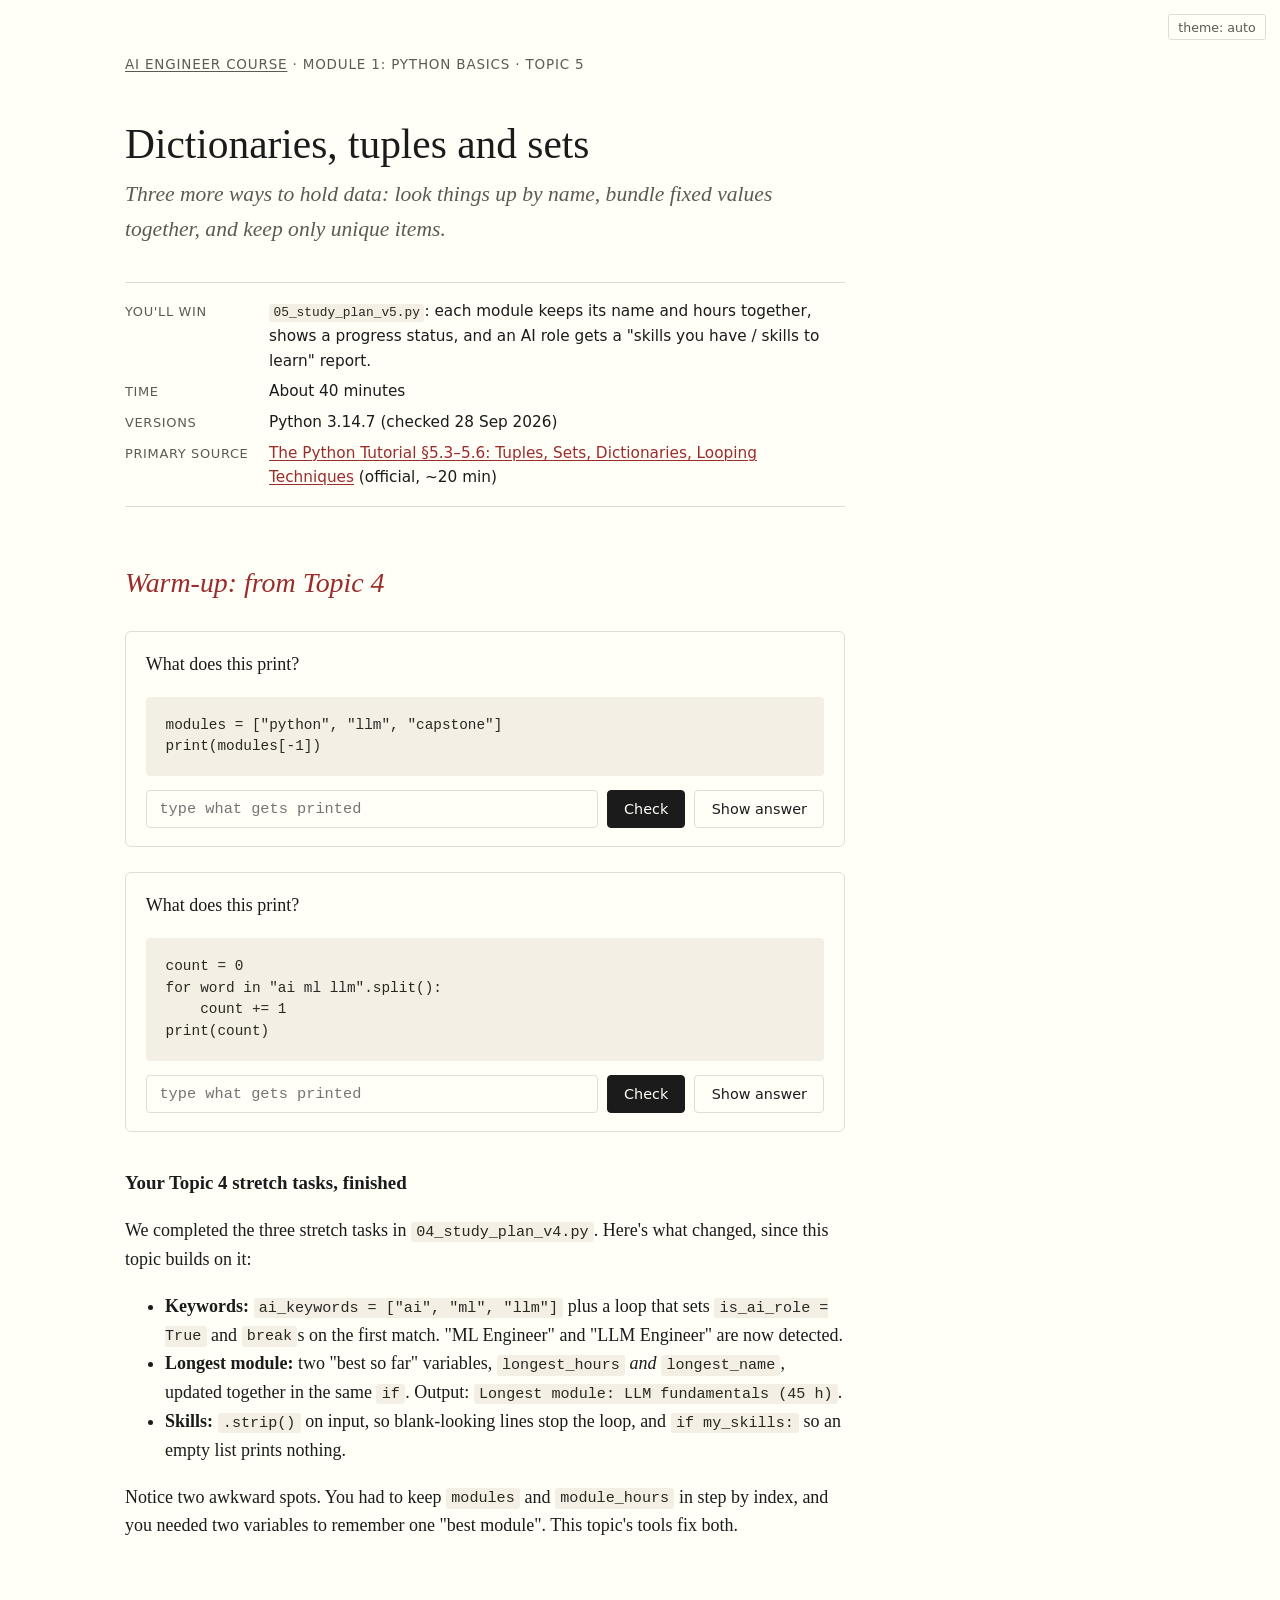
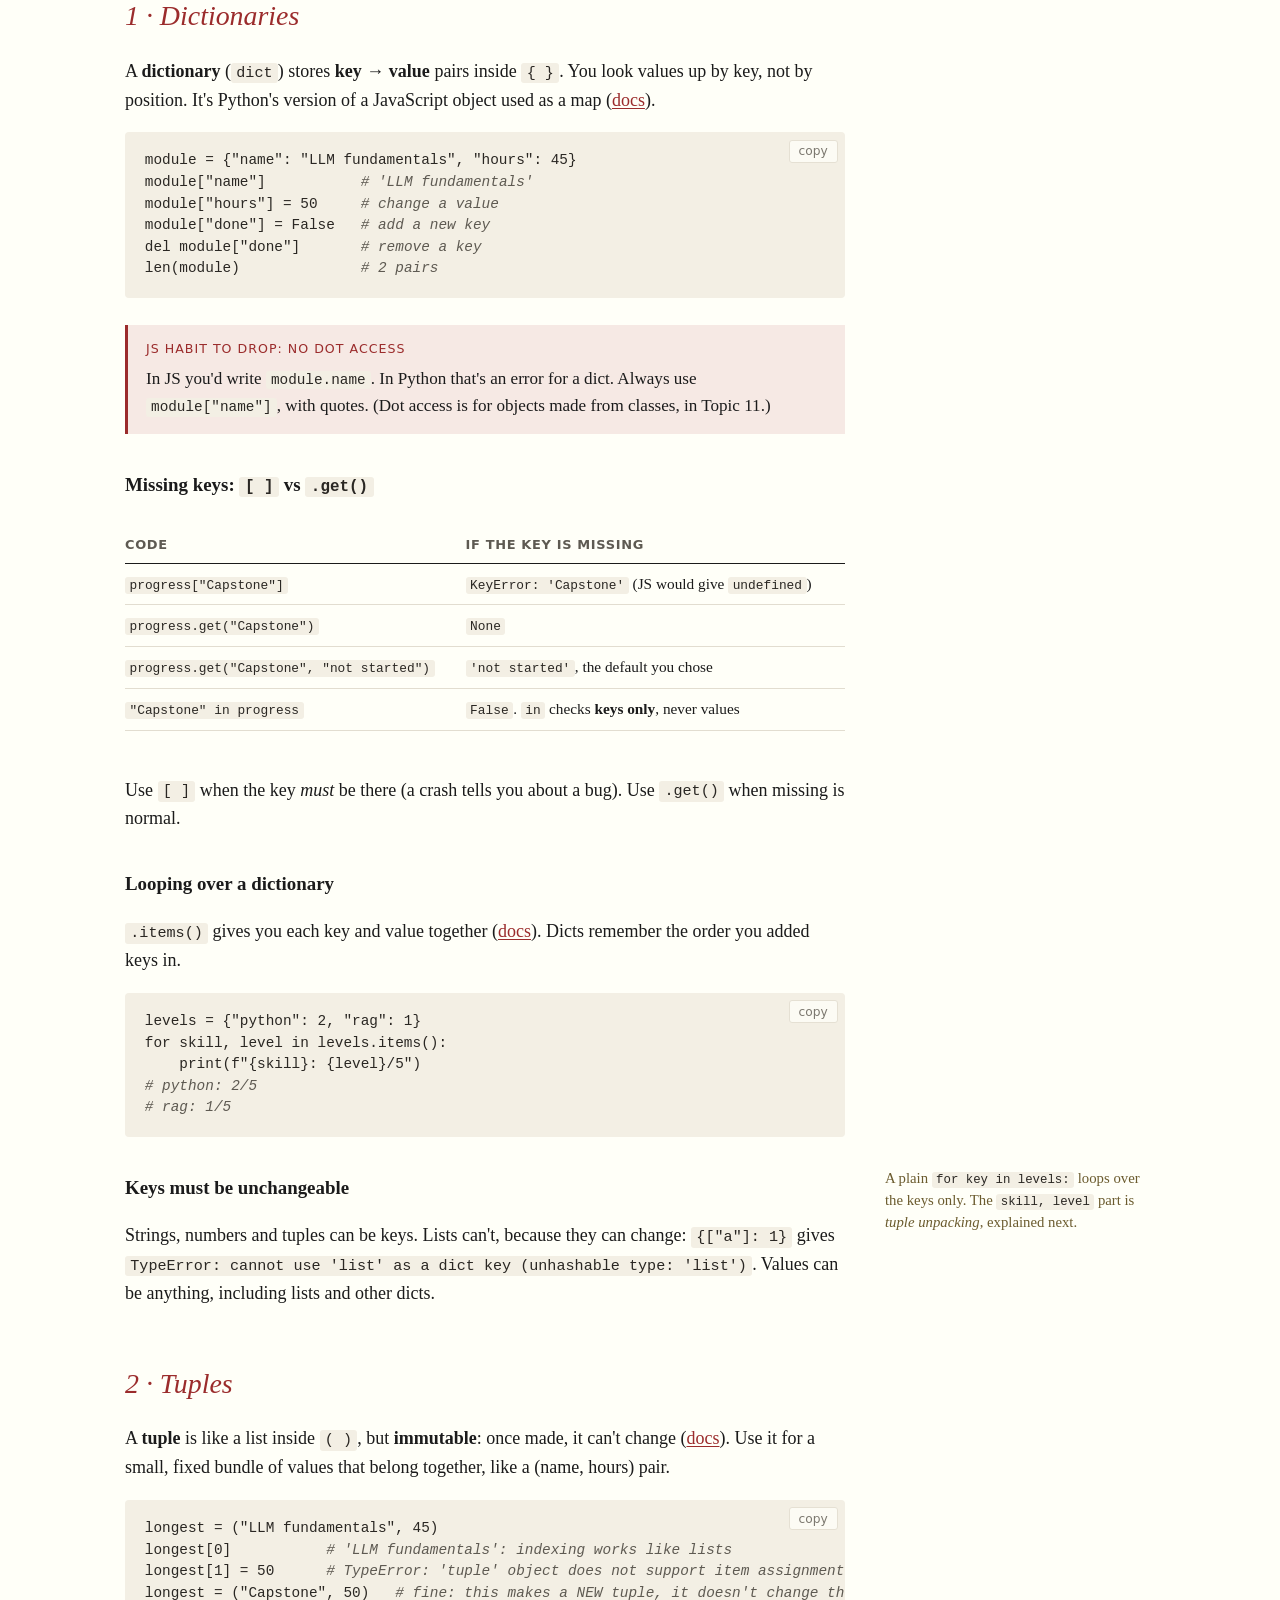
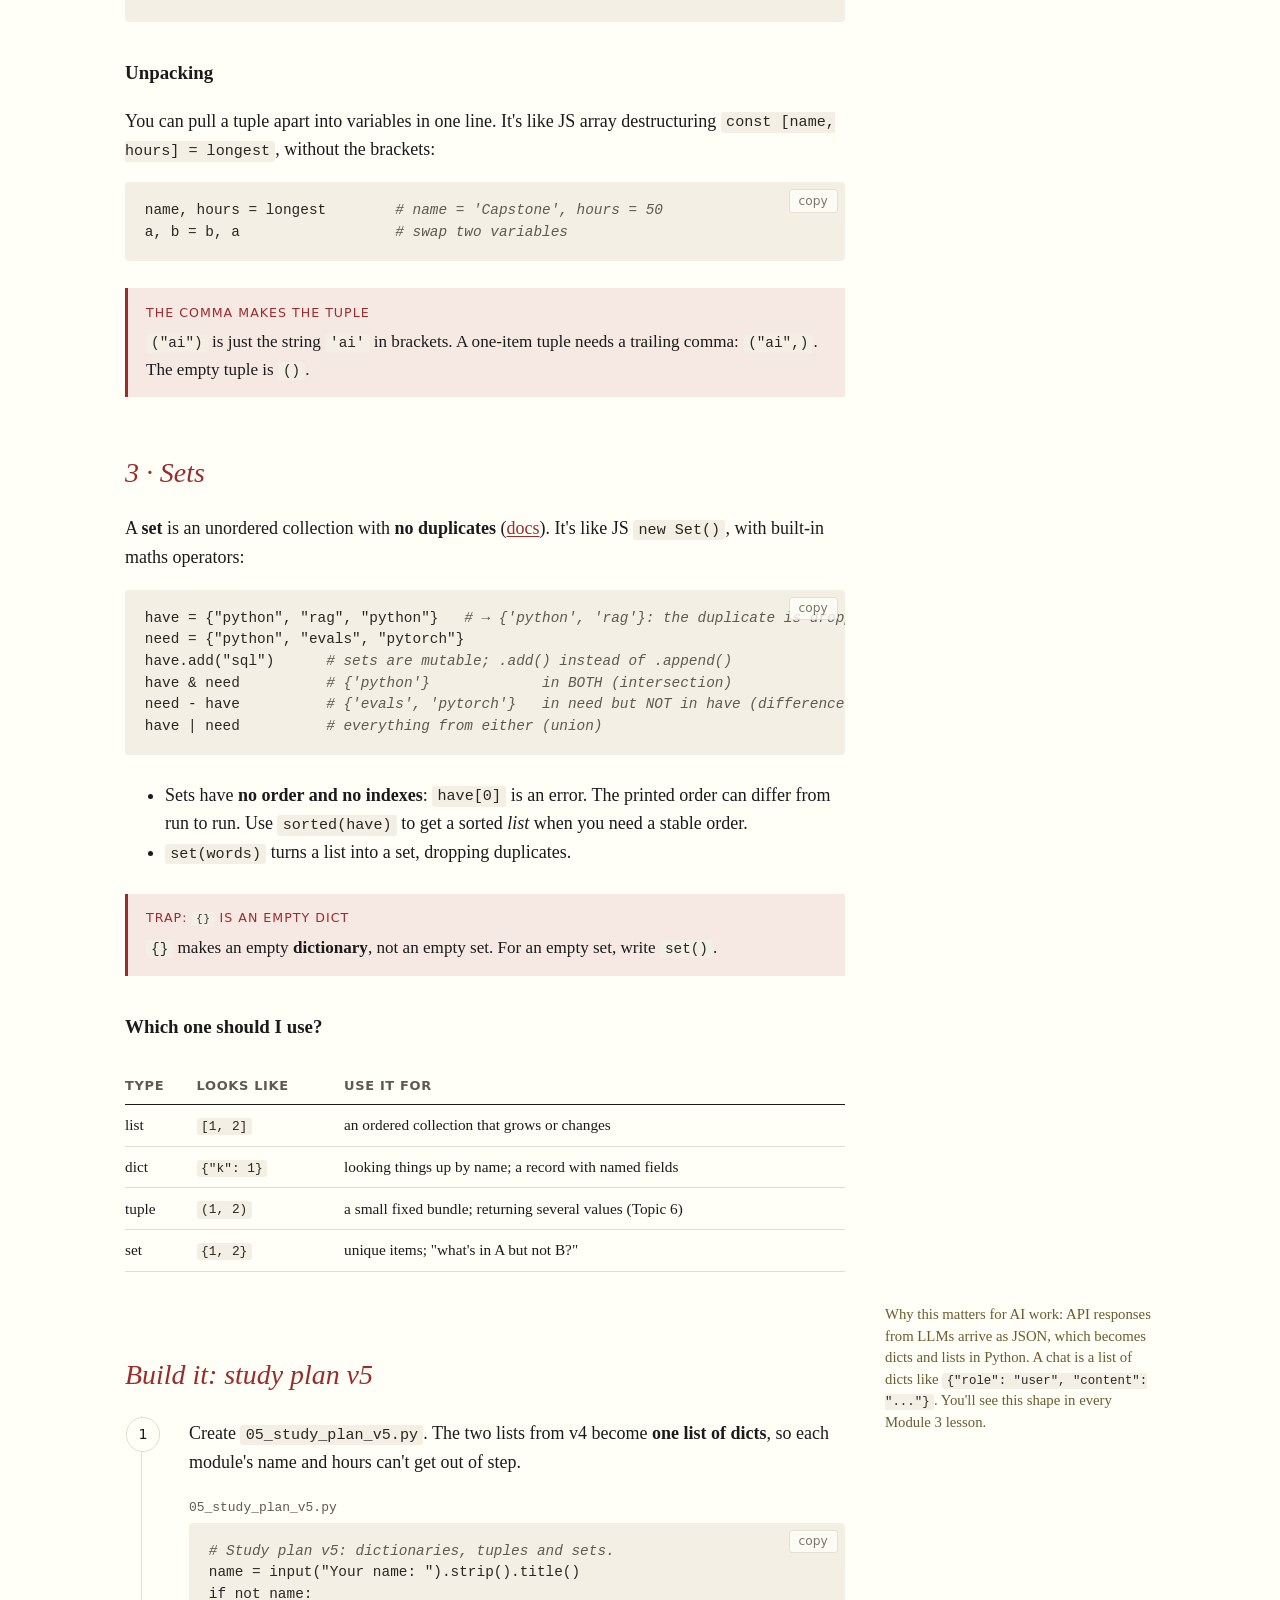
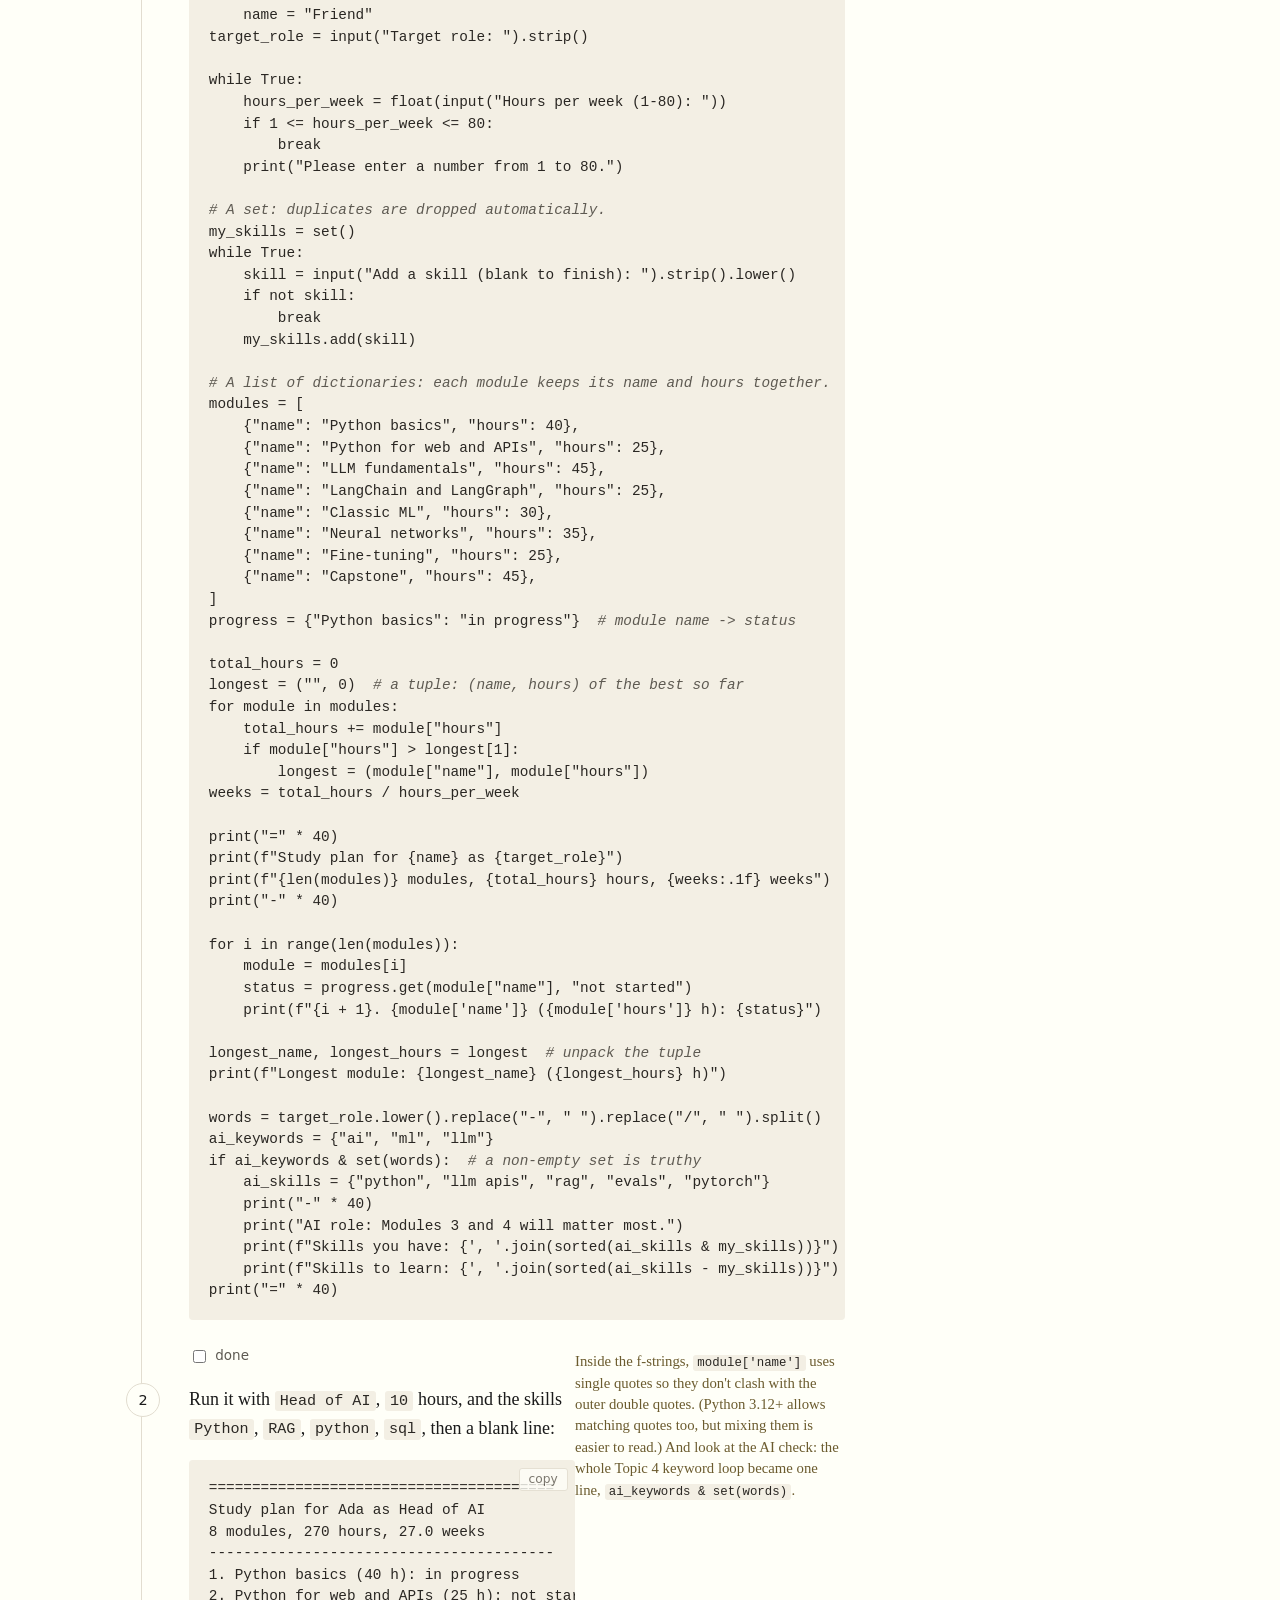
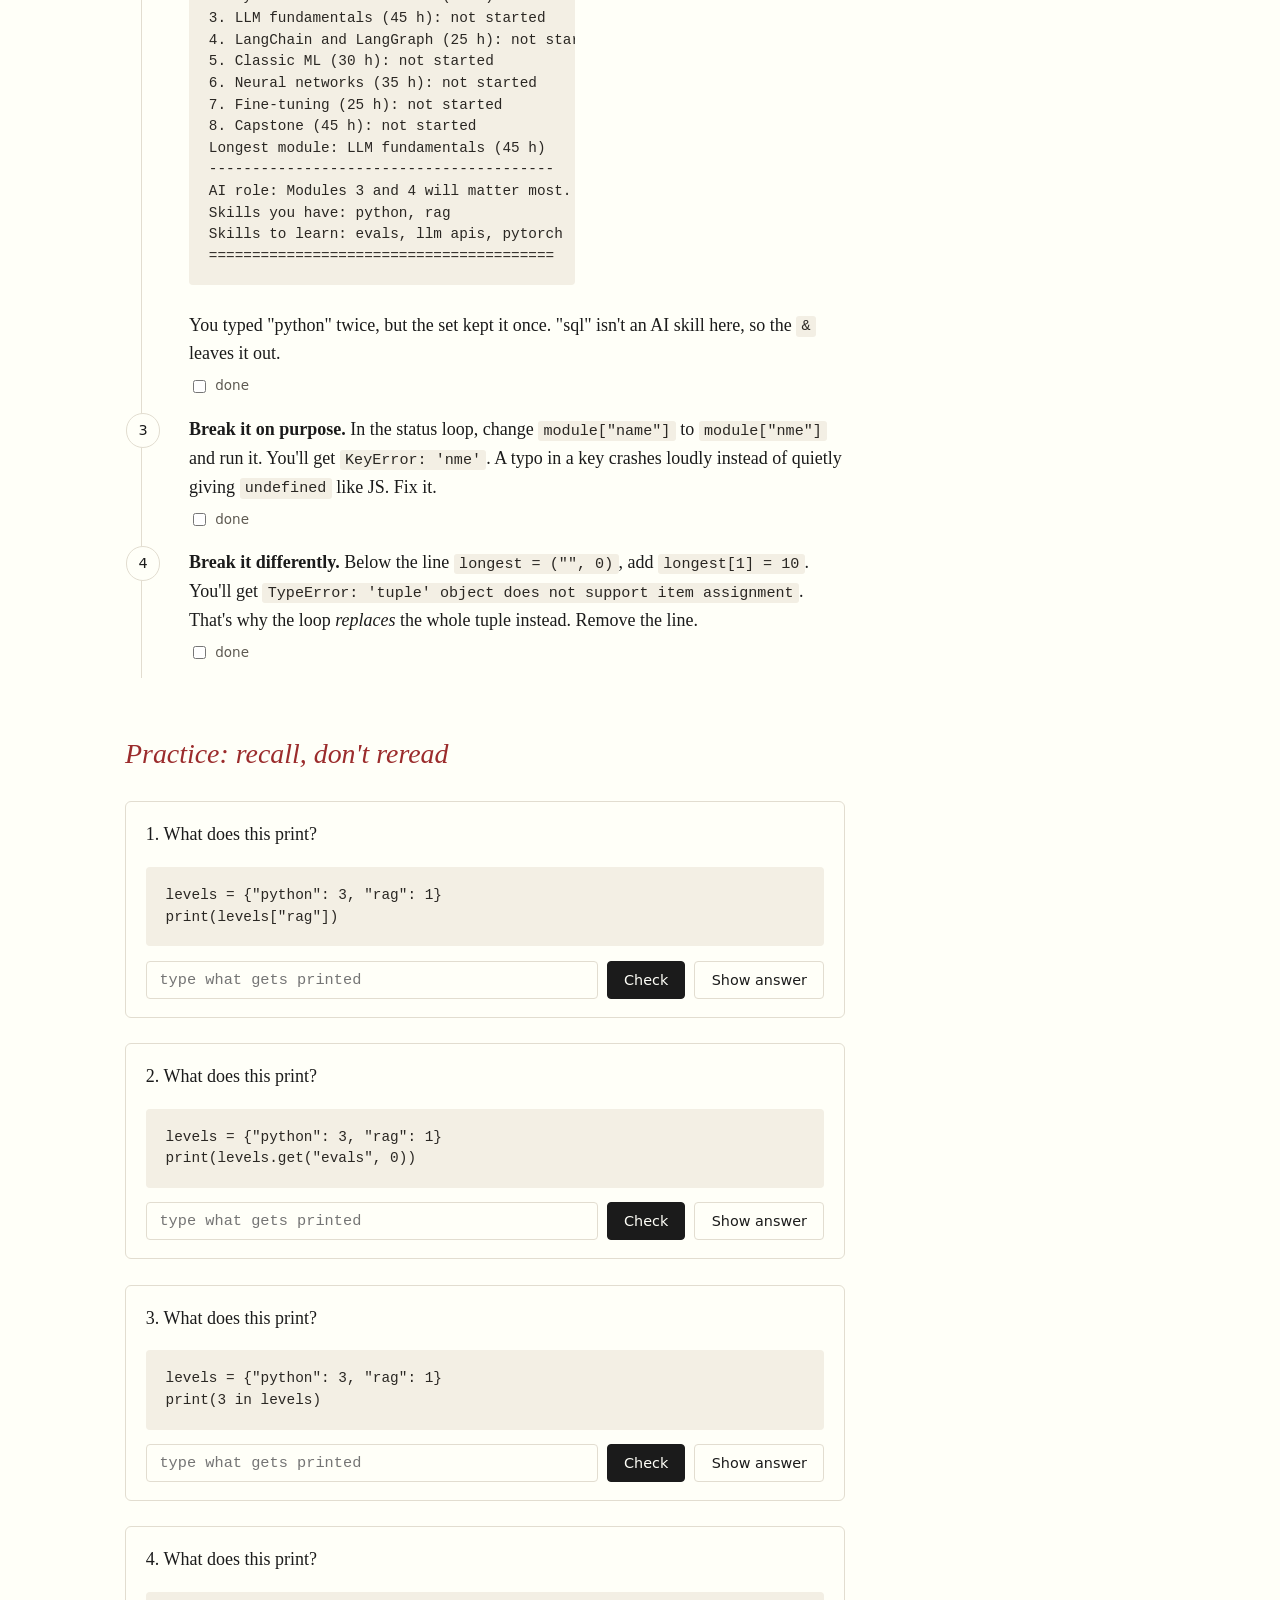
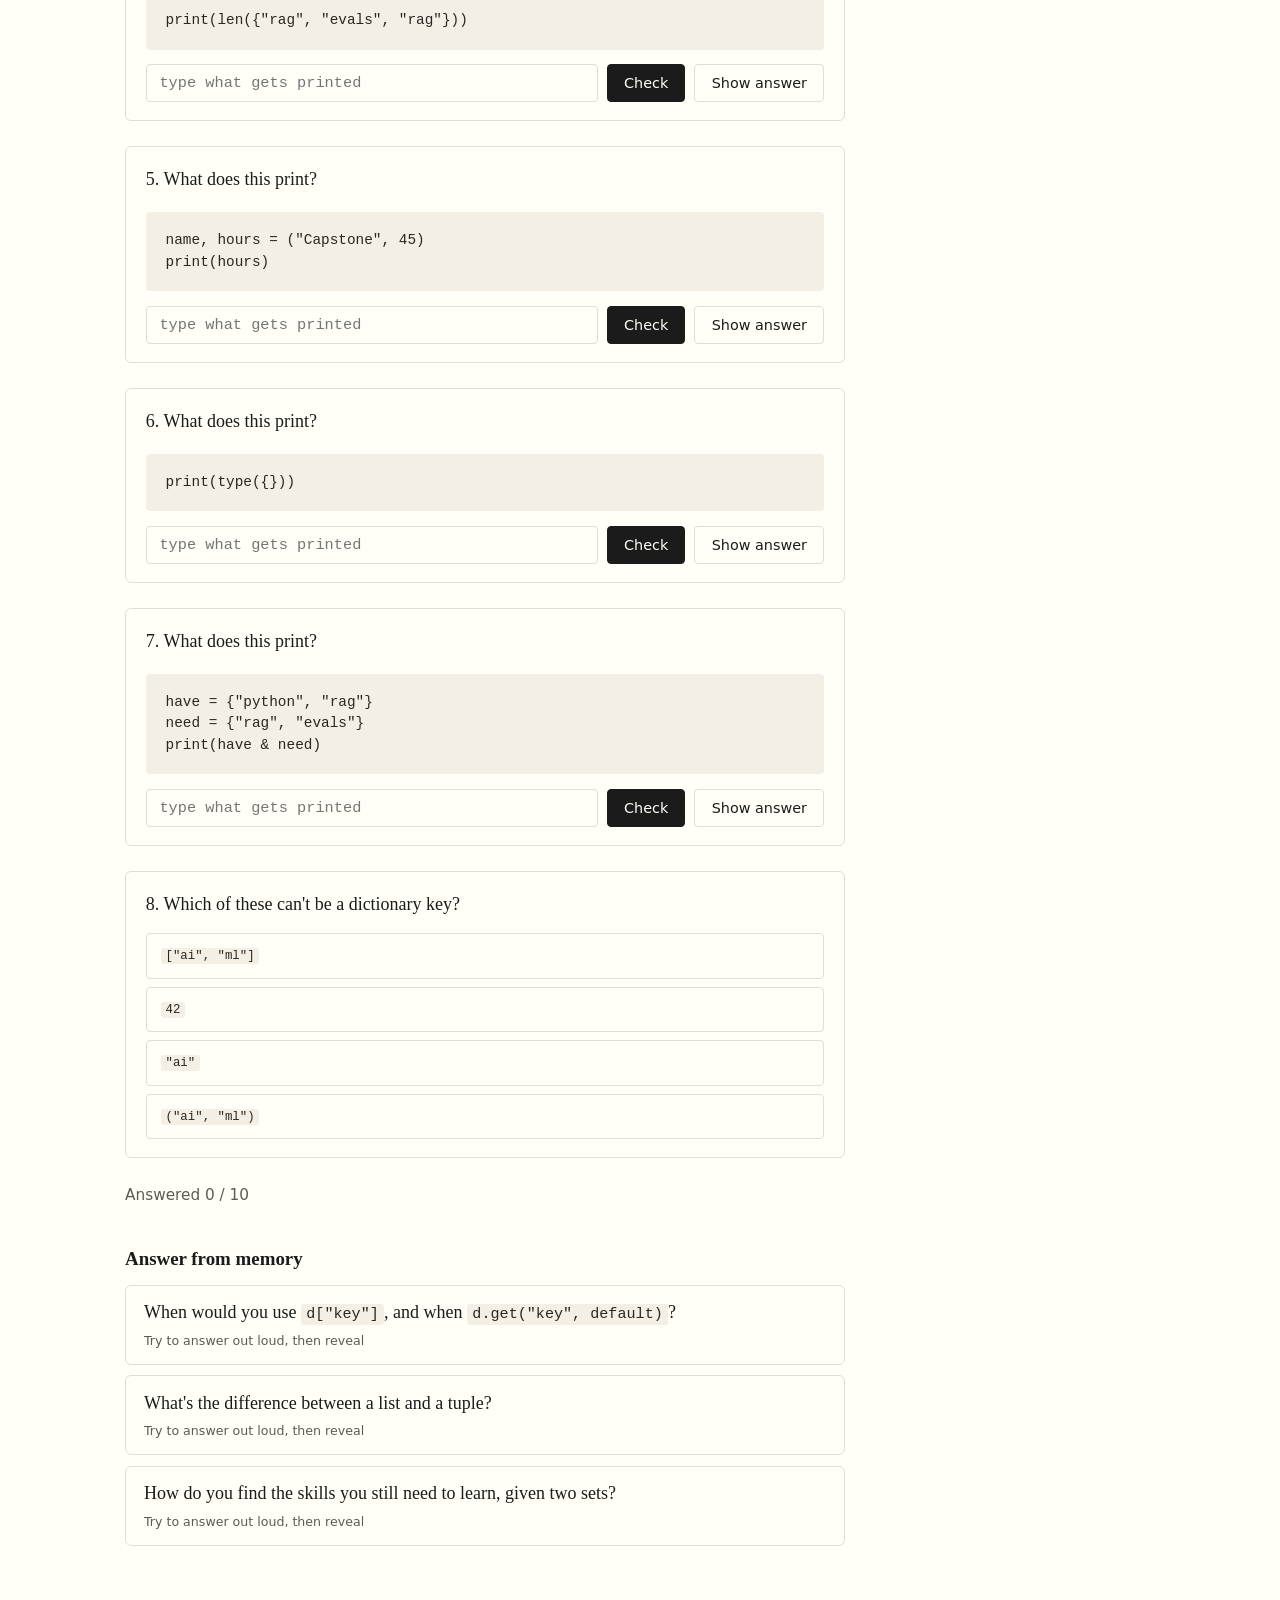
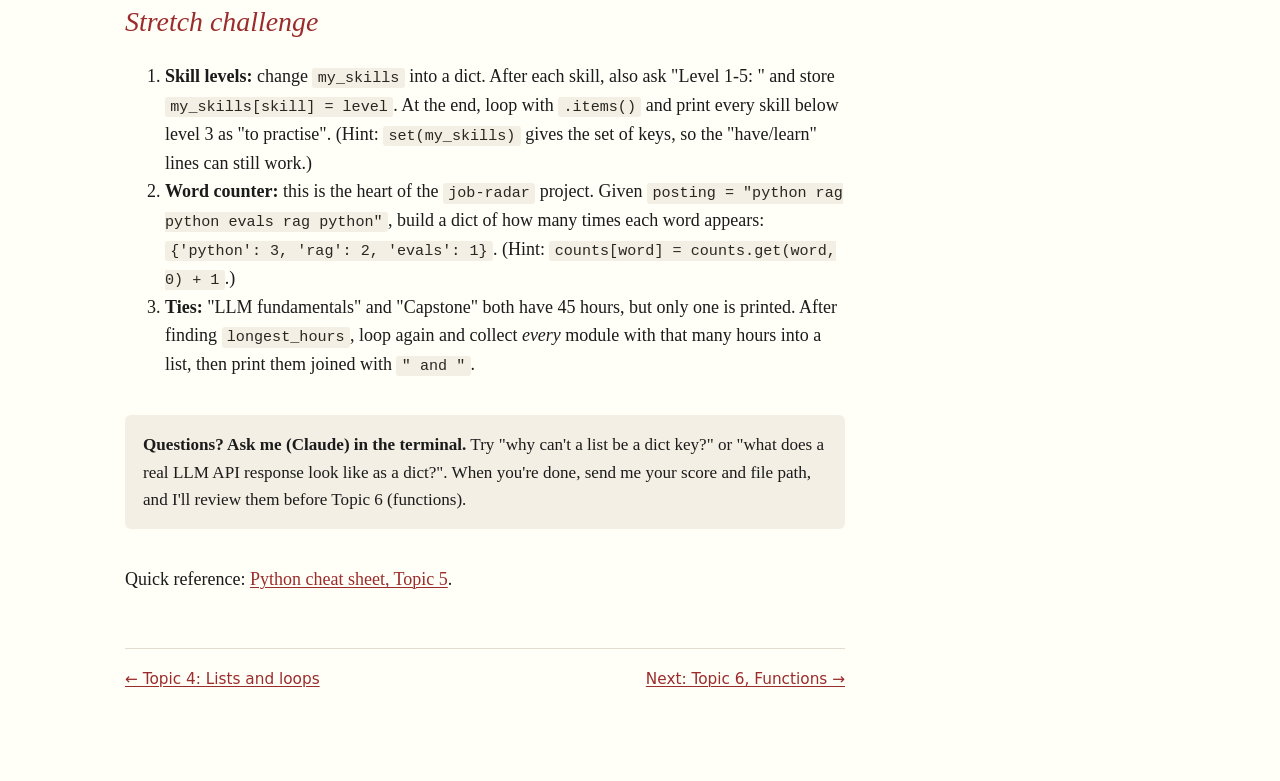
<file: ai/lessons/0005-dicts-tuples-and-sets.html>
<!doctype html>
<html lang="en">
<head>
<meta charset="utf-8">
<meta name="viewport" content="width=device-width, initial-scale=1">
<title>Dictionaries, Tuples and Sets</title>
<link rel="stylesheet" href="../assets/course.css">
</head>
<body>
<main class="page">

<nav class="crumbs"><a href="../index.html">AI Engineer Course</a> · Module 1: Python basics · Topic 5</nav>

<h1>Dictionaries, tuples and sets</h1>
<p class="subtitle">Three more ways to hold data: look things up by name, bundle fixed values together, and keep only unique items.</p>

<dl class="meta">
  <dt>You'll win</dt><dd><code>05_study_plan_v5.py</code>: each module keeps its name and hours together, shows a progress status, and an AI role gets a "skills you have / skills to learn" report.</dd>
  <dt>Time</dt><dd>About 40 minutes</dd>
  <dt>Versions</dt><dd>Python 3.14.7 (checked 28 Sep 2026)</dd>
  <dt>Primary source</dt><dd><a href="https://docs.python.org/3/tutorial/datastructures.html#tuples-and-sequences">The Python Tutorial §5.3–5.6: Tuples, Sets, Dictionaries, Looping Techniques</a> (official, ~20 min)</dd>
</dl>

<h2>Warm-up: from Topic 4</h2>

<div class="quiz predict" data-expect="capstone">
  <p class="q">What does this print?</p>
<pre>modules = ["python", "llm", "capstone"]
print(modules[-1])</pre>
  <div class="explain"><code>-1</code> is the last item.</div>
</div>

<div class="quiz predict" data-expect="3">
  <p class="q">What does this print?</p>
<pre>count = 0
for word in "ai ml llm".split():
    count += 1
print(count)</pre>
  <div class="explain"><code>.split()</code> gives 3 words, so the loop runs 3 times.</div>
</div>

<h3>Your Topic 4 stretch tasks, finished</h3>
<p>We completed the three stretch tasks in <code>04_study_plan_v4.py</code>. Here's what changed, since this topic builds on it:</p>
<ul>
  <li><strong>Keywords:</strong> <code>ai_keywords = ["ai", "ml", "llm"]</code> plus a loop that sets <code>is_ai_role = True</code> and <code>break</code>s on the first match. "ML Engineer" and "LLM Engineer" are now detected.</li>
  <li><strong>Longest module:</strong> two "best so far" variables, <code>longest_hours</code> <em>and</em> <code>longest_name</code>, updated together in the same <code>if</code>. Output: <code>Longest module: LLM fundamentals (45 h)</code>.</li>
  <li><strong>Skills:</strong> <code>.strip()</code> on input, so blank-looking lines stop the loop, and <code>if my_skills:</code> so an empty list prints nothing.</li>
</ul>
<p>Notice two awkward spots. You had to keep <code>modules</code> and <code>module_hours</code> in step by index, and you needed two variables to remember one "best module". This topic's tools fix both.</p>

<h2>1 · Dictionaries</h2>
<p>A <strong>dictionary</strong> (<code>dict</code>) stores <strong>key → value</strong> pairs inside <code>{ }</code>. You look values up by key, not by position. It's Python's version of a JavaScript object used as a map (<a href="https://docs.python.org/3/tutorial/datastructures.html#dictionaries">docs</a>).</p>
<pre>module = {"name": "LLM fundamentals", "hours": 45}
module["name"]           <span class="c"># 'LLM fundamentals'</span>
module["hours"] = 50     <span class="c"># change a value</span>
module["done"] = False   <span class="c"># add a new key</span>
del module["done"]       <span class="c"># remove a key</span>
len(module)              <span class="c"># 2 pairs</span></pre>

<div class="callout">
  <span class="label">JS habit to drop: no dot access</span>
  In JS you'd write <code>module.name</code>. In Python that's an error for a dict. Always use <code>module["name"]</code>, with quotes. (Dot access is for objects made from classes, in Topic 11.)
</div>

<h3>Missing keys: <code>[ ]</code> vs <code>.get()</code></h3>
<div class="table-wrap">
<table>
  <thead><tr><th>Code</th><th>If the key is missing</th></tr></thead>
  <tbody>
    <tr><td><code>progress["Capstone"]</code></td><td><code>KeyError: 'Capstone'</code> (JS would give <code>undefined</code>)</td></tr>
    <tr><td><code>progress.get("Capstone")</code></td><td><code>None</code></td></tr>
    <tr><td><code>progress.get("Capstone", "not started")</code></td><td><code>'not started'</code>, the default you chose</td></tr>
    <tr><td><code>"Capstone" in progress</code></td><td><code>False</code>. <code>in</code> checks <strong>keys only</strong>, never values</td></tr>
  </tbody>
</table>
</div>
<p>Use <code>[ ]</code> when the key <em>must</em> be there (a crash tells you about a bug). Use <code>.get()</code> when missing is normal.</p>

<h3>Looping over a dictionary</h3>
<p><code>.items()</code> gives you each key and value together (<a href="https://docs.python.org/3/tutorial/datastructures.html#looping-techniques">docs</a>). Dicts remember the order you added keys in.</p>
<pre>levels = {"python": 2, "rag": 1}
for skill, level in levels.items():
    print(f"{skill}: {level}/5")
<span class="c"># python: 2/5
# rag: 1/5</span></pre>
<p class="note">A plain <code>for key in levels:</code> loops over the keys only. The <code>skill, level</code> part is <em>tuple unpacking</em>, explained next.</p>

<h3>Keys must be unchangeable</h3>
<p>Strings, numbers and tuples can be keys. Lists can't, because they can change: <code>{["a"]: 1}</code> gives <code>TypeError: cannot use 'list' as a dict key (unhashable type: 'list')</code>. Values can be anything, including lists and other dicts.</p>

<h2>2 · Tuples</h2>
<p>A <strong>tuple</strong> is like a list inside <code>( )</code>, but <strong>immutable</strong>: once made, it can't change (<a href="https://docs.python.org/3/tutorial/datastructures.html#tuples-and-sequences">docs</a>). Use it for a small, fixed bundle of values that belong together, like a (name, hours) pair.</p>
<pre>longest = ("LLM fundamentals", 45)
longest[0]           <span class="c"># 'LLM fundamentals': indexing works like lists</span>
longest[1] = 50      <span class="c"># TypeError: 'tuple' object does not support item assignment</span>
longest = ("Capstone", 50)   <span class="c"># fine: this makes a NEW tuple, it doesn't change the old one</span></pre>

<h3>Unpacking</h3>
<p>You can pull a tuple apart into variables in one line. It's like JS array destructuring <code>const [name, hours] = longest</code>, without the brackets:</p>
<pre>name, hours = longest        <span class="c"># name = 'Capstone', hours = 50</span>
a, b = b, a                  <span class="c"># swap two variables</span></pre>

<div class="callout">
  <span class="label">The comma makes the tuple</span>
  <code>("ai")</code> is just the string <code>'ai'</code> in brackets. A one-item tuple needs a trailing comma: <code>("ai",)</code>. The empty tuple is <code>()</code>.
</div>

<h2>3 · Sets</h2>
<p>A <strong>set</strong> is an unordered collection with <strong>no duplicates</strong> (<a href="https://docs.python.org/3/tutorial/datastructures.html#sets">docs</a>). It's like JS <code>new Set()</code>, with built-in maths operators:</p>
<pre>have = {"python", "rag", "python"}   <span class="c"># → {'python', 'rag'}: the duplicate is dropped</span>
need = {"python", "evals", "pytorch"}
have.add("sql")      <span class="c"># sets are mutable; .add() instead of .append()</span>
have &amp; need          <span class="c"># {'python'}             in BOTH (intersection)</span>
need - have          <span class="c"># {'evals', 'pytorch'}   in need but NOT in have (difference)</span>
have | need          <span class="c"># everything from either (union)</span></pre>
<ul>
  <li>Sets have <strong>no order and no indexes</strong>: <code>have[0]</code> is an error. The printed order can differ from run to run. Use <code>sorted(have)</code> to get a sorted <em>list</em> when you need a stable order.</li>
  <li><code>set(words)</code> turns a list into a set, dropping duplicates.</li>
</ul>

<div class="callout">
  <span class="label">Trap: <code>{}</code> is an empty dict</span>
  <code>{}</code> makes an empty <strong>dictionary</strong>, not an empty set. For an empty set, write <code>set()</code>.
</div>

<h3>Which one should I use?</h3>
<div class="table-wrap">
<table>
  <thead><tr><th>Type</th><th>Looks like</th><th>Use it for</th></tr></thead>
  <tbody>
    <tr><td>list</td><td><code>[1, 2]</code></td><td>an ordered collection that grows or changes</td></tr>
    <tr><td>dict</td><td><code>{"k": 1}</code></td><td>looking things up by name; a record with named fields</td></tr>
    <tr><td>tuple</td><td><code>(1, 2)</code></td><td>a small fixed bundle; returning several values (Topic 6)</td></tr>
    <tr><td>set</td><td><code>{1, 2}</code></td><td>unique items; "what's in A but not B?"</td></tr>
  </tbody>
</table>
</div>
<p class="note">Why this matters for AI work: API responses from LLMs arrive as JSON, which becomes dicts and lists in Python. A chat is a list of dicts like <code>{"role": "user", "content": "..."}</code>. You'll see this shape in every Module 3 lesson.</p>

<h2>Build it: study plan v5</h2>
<ol class="steps" data-key="t5-build">
  <li>
    Create <code>05_study_plan_v5.py</code>. The two lists from v4 become <strong>one list of dicts</strong>, so each module's name and hours can't get out of step.
<p class="file-label">05_study_plan_v5.py</p>
<pre><span class="c"># Study plan v5: dictionaries, tuples and sets.</span>
name = input("Your name: ").strip().title()
if not name:
    name = "Friend"
target_role = input("Target role: ").strip()

while True:
    hours_per_week = float(input("Hours per week (1-80): "))
    if 1 &lt;= hours_per_week &lt;= 80:
        break
    print("Please enter a number from 1 to 80.")

<span class="c"># A set: duplicates are dropped automatically.</span>
my_skills = set()
while True:
    skill = input("Add a skill (blank to finish): ").strip().lower()
    if not skill:
        break
    my_skills.add(skill)

<span class="c"># A list of dictionaries: each module keeps its name and hours together.</span>
modules = [
    {"name": "Python basics", "hours": 40},
    {"name": "Python for web and APIs", "hours": 25},
    {"name": "LLM fundamentals", "hours": 45},
    {"name": "LangChain and LangGraph", "hours": 25},
    {"name": "Classic ML", "hours": 30},
    {"name": "Neural networks", "hours": 35},
    {"name": "Fine-tuning", "hours": 25},
    {"name": "Capstone", "hours": 45},
]
progress = {"Python basics": "in progress"}  <span class="c"># module name -> status</span>

total_hours = 0
longest = ("", 0)  <span class="c"># a tuple: (name, hours) of the best so far</span>
for module in modules:
    total_hours += module["hours"]
    if module["hours"] &gt; longest[1]:
        longest = (module["name"], module["hours"])
weeks = total_hours / hours_per_week

print("=" * 40)
print(f"Study plan for {name} as {target_role}")
print(f"{len(modules)} modules, {total_hours} hours, {weeks:.1f} weeks")
print("-" * 40)

for i in range(len(modules)):
    module = modules[i]
    status = progress.get(module["name"], "not started")
    print(f"{i + 1}. {module['name']} ({module['hours']} h): {status}")

longest_name, longest_hours = longest  <span class="c"># unpack the tuple</span>
print(f"Longest module: {longest_name} ({longest_hours} h)")

words = target_role.lower().replace("-", " ").replace("/", " ").split()
ai_keywords = {"ai", "ml", "llm"}
if ai_keywords &amp; set(words):  <span class="c"># a non-empty set is truthy</span>
    ai_skills = {"python", "llm apis", "rag", "evals", "pytorch"}
    print("-" * 40)
    print("AI role: Modules 3 and 4 will matter most.")
    print(f"Skills you have: {', '.join(sorted(ai_skills &amp; my_skills))}")
    print(f"Skills to learn: {', '.join(sorted(ai_skills - my_skills))}")
print("=" * 40)</pre>
    <p class="note">Inside the f-strings, <code>module['name']</code> uses single quotes so they don't clash with the outer double quotes. (Python 3.12+ allows matching quotes too, but mixing them is easier to read.) And look at the AI check: the whole Topic 4 keyword loop became one line, <code>ai_keywords &amp; set(words)</code>.</p>
  </li>
  <li>
    Run it with <code>Head of AI</code>, <code>10</code> hours, and the skills <code>Python</code>, <code>RAG</code>, <code>python</code>, <code>sql</code>, then a blank line:
<pre>========================================
Study plan for Ada as Head of AI
8 modules, 270 hours, 27.0 weeks
----------------------------------------
1. Python basics (40 h): in progress
2. Python for web and APIs (25 h): not started
3. LLM fundamentals (45 h): not started
4. LangChain and LangGraph (25 h): not started
5. Classic ML (30 h): not started
6. Neural networks (35 h): not started
7. Fine-tuning (25 h): not started
8. Capstone (45 h): not started
Longest module: LLM fundamentals (45 h)
----------------------------------------
AI role: Modules 3 and 4 will matter most.
Skills you have: python, rag
Skills to learn: evals, llm apis, pytorch
========================================</pre>
    You typed "python" twice, but the set kept it once. "sql" isn't an AI skill here, so the <code>&amp;</code> leaves it out.
  </li>
  <li>
    <strong>Break it on purpose.</strong> In the status loop, change <code>module["name"]</code> to <code>module["nme"]</code> and run it. You'll get <code>KeyError: 'nme'</code>. A typo in a key crashes loudly instead of quietly giving <code>undefined</code> like JS. Fix it.
  </li>
  <li>
    <strong>Break it differently.</strong> Below the line <code>longest = ("", 0)</code>, add <code>longest[1] = 10</code>. You'll get <code>TypeError: 'tuple' object does not support item assignment</code>. That's why the loop <em>replaces</em> the whole tuple instead. Remove the line.
  </li>
</ol>

<h2>Practice: recall, don't reread</h2>

<div class="quiz predict" data-expect="1">
  <p class="q">1. What does this print?</p>
<pre>levels = {"python": 3, "rag": 1}
print(levels["rag"])</pre>
  <div class="explain">Look up by key: <code>"rag"</code> maps to <code>1</code>.</div>
</div>

<div class="quiz predict" data-expect="0">
  <p class="q">2. What does this print?</p>
<pre>levels = {"python": 3, "rag": 1}
print(levels.get("evals", 0))</pre>
  <div class="explain"><code>"evals"</code> isn't a key, so <code>.get()</code> returns the default, <code>0</code>.</div>
</div>

<div class="quiz predict" data-expect="False">
  <p class="q">3. What does this print?</p>
<pre>levels = {"python": 3, "rag": 1}
print(3 in levels)</pre>
  <div class="explain"><code>in</code> on a dict checks <strong>keys</strong>. <code>3</code> is a value, not a key.</div>
</div>

<div class="quiz predict" data-expect="2">
  <p class="q">4. What does this print?</p>
<pre>print(len({"rag", "evals", "rag"}))</pre>
  <div class="explain">It's a set, so the second <code>"rag"</code> is dropped. Two items are left.</div>
</div>

<div class="quiz predict" data-expect="45">
  <p class="q">5. What does this print?</p>
<pre>name, hours = ("Capstone", 45)
print(hours)</pre>
  <div class="explain">Unpacking puts the first item in <code>name</code> and the second in <code>hours</code>.</div>
</div>

<div class="quiz predict" data-expect="&lt;class 'dict'&gt;||dict">
  <p class="q">6. What does this print?</p>
<pre>print(type({}))</pre>
  <div class="explain"><code>{}</code> is an empty <strong>dict</strong>. An empty set is <code>set()</code>.</div>
</div>

<div class="quiz predict" data-expect="{'rag'}||{&quot;rag&quot;}">
  <p class="q">7. What does this print?</p>
<pre>have = {"python", "rag"}
need = {"rag", "evals"}
print(have &amp; need)</pre>
  <div class="explain"><code>&amp;</code> keeps items that are in <strong>both</strong> sets.</div>
</div>

<div class="quiz">
  <p class="q">8. Which of these can't be a dictionary key?</p>
  <div class="options">
    <button class="opt" data-correct><code>["ai", "ml"]</code></button>
    <button class="opt"><code>"ai"</code></button>
    <button class="opt"><code>42</code></button>
    <button class="opt"><code>("ai", "ml")</code></button>
  </div>
  <div class="explain">Keys must be unchangeable. A list can change, so it can't be a key. A tuple can't change, so it can.</div>
</div>

<p class="score"></p>

<h3>Answer from memory</h3>
<details class="recall">
  <summary>When would you use <code>d["key"]</code>, and when <code>d.get("key", default)</code>?</summary>
  <p><code>[ ]</code> when the key must exist, because a missing key is a bug and the <code>KeyError</code> tells you. <code>.get()</code> when a missing key is normal and a default makes sense.</p>
</details>
<details class="recall">
  <summary>What's the difference between a list and a tuple?</summary>
  <p>A list is mutable (<code>append</code>, change items). A tuple is immutable: you can only make a new one. Tuples suit small fixed bundles like <code>(name, hours)</code>.</p>
</details>
<details class="recall">
  <summary>How do you find the skills you still need to learn, given two sets?</summary>
  <p><code>need - have</code>: the items in <code>need</code> that aren't in <code>have</code>.</p>
</details>

<h2>Stretch challenge</h2>
<ol>
  <li><strong>Skill levels:</strong> change <code>my_skills</code> into a dict. After each skill, also ask "Level 1-5: " and store <code>my_skills[skill] = level</code>. At the end, loop with <code>.items()</code> and print every skill below level 3 as "to practise". (Hint: <code>set(my_skills)</code> gives the set of keys, so the "have/learn" lines can still work.)</li>
  <li><strong>Word counter:</strong> this is the heart of the <code>job-radar</code> project. Given <code>posting = "python rag python evals rag python"</code>, build a dict of how many times each word appears: <code>{'python': 3, 'rag': 2, 'evals': 1}</code>. (Hint: <code>counts[word] = counts.get(word, 0) + 1</code>.)</li>
  <li><strong>Ties:</strong> "LLM fundamentals" and "Capstone" both have 45 hours, but only one is printed. After finding <code>longest_hours</code>, loop again and collect <em>every</em> module with that many hours into a list, then print them joined with <code>" and "</code>.</li>
</ol>

<div class="ask">
  <strong>Questions? Ask me (Claude) in the terminal.</strong> Try "why can't a list be a dict key?" or "what does a real LLM API response look like as a dict?". When you're done, send me your score and file path, and I'll review them before Topic 6 (functions).
</div>

<p>Quick reference: <a href="../reference/python-cheatsheet.html#topic-5">Python cheat sheet, Topic 5</a>.</p>

<nav class="next">
  <a href="0004-lists-and-loops.html">← Topic 4: Lists and loops</a>
  <a href="0006-functions.html">Next: Topic 6, Functions →</a>
</nav>

</main>
<script src="../assets/components.js"></script>
</body>
</html>
</file>
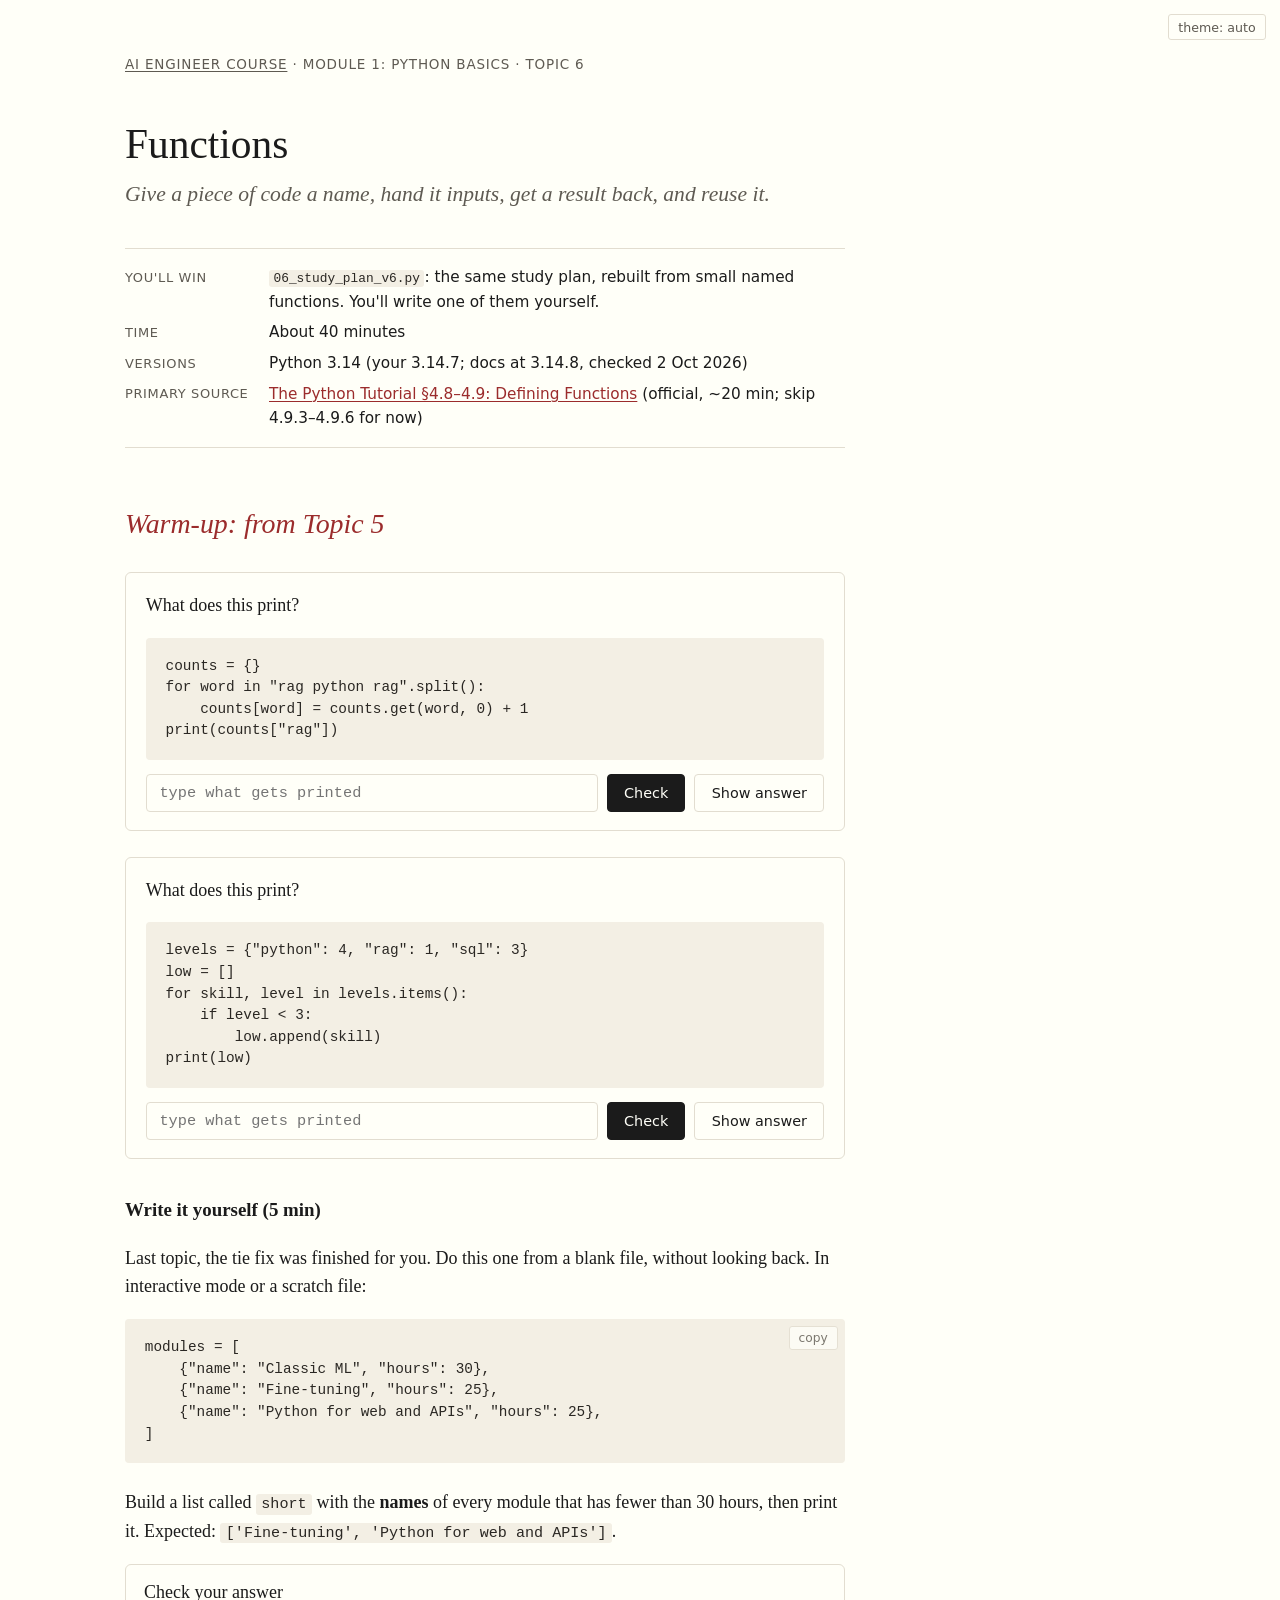
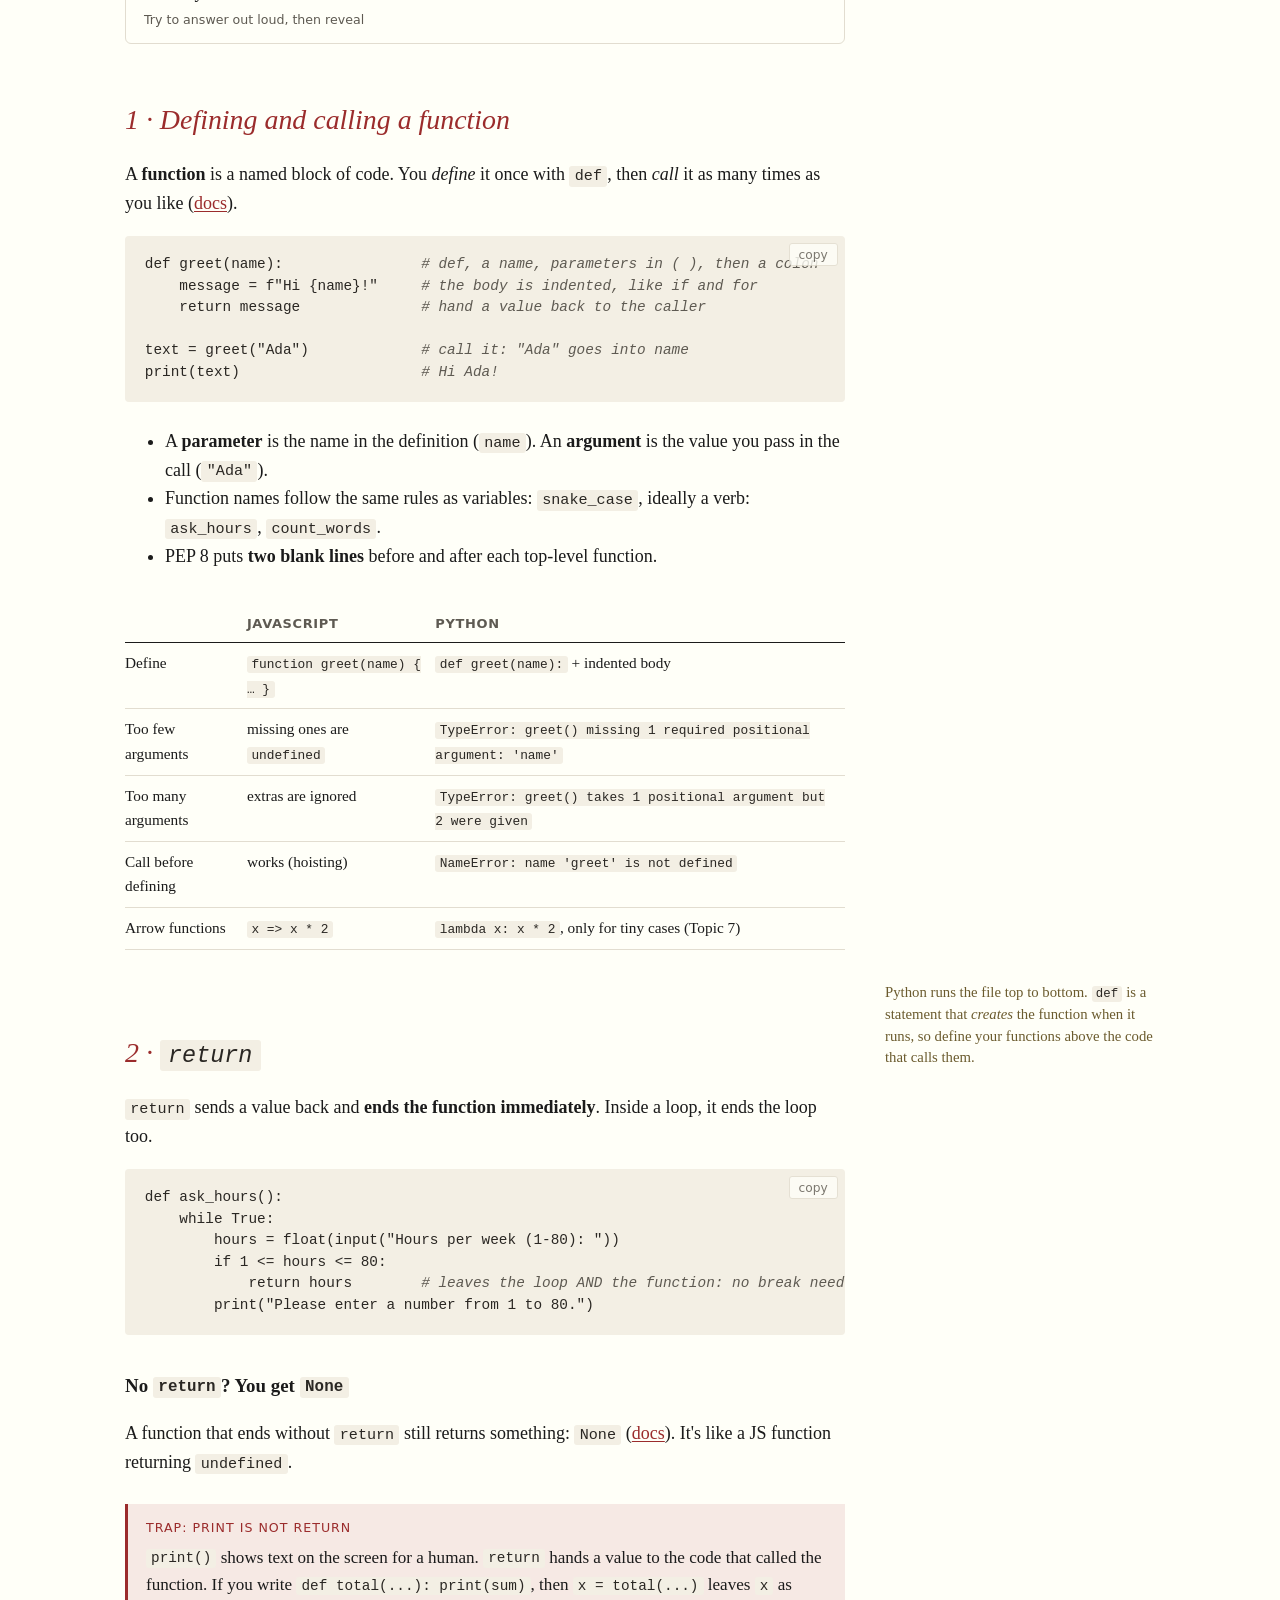
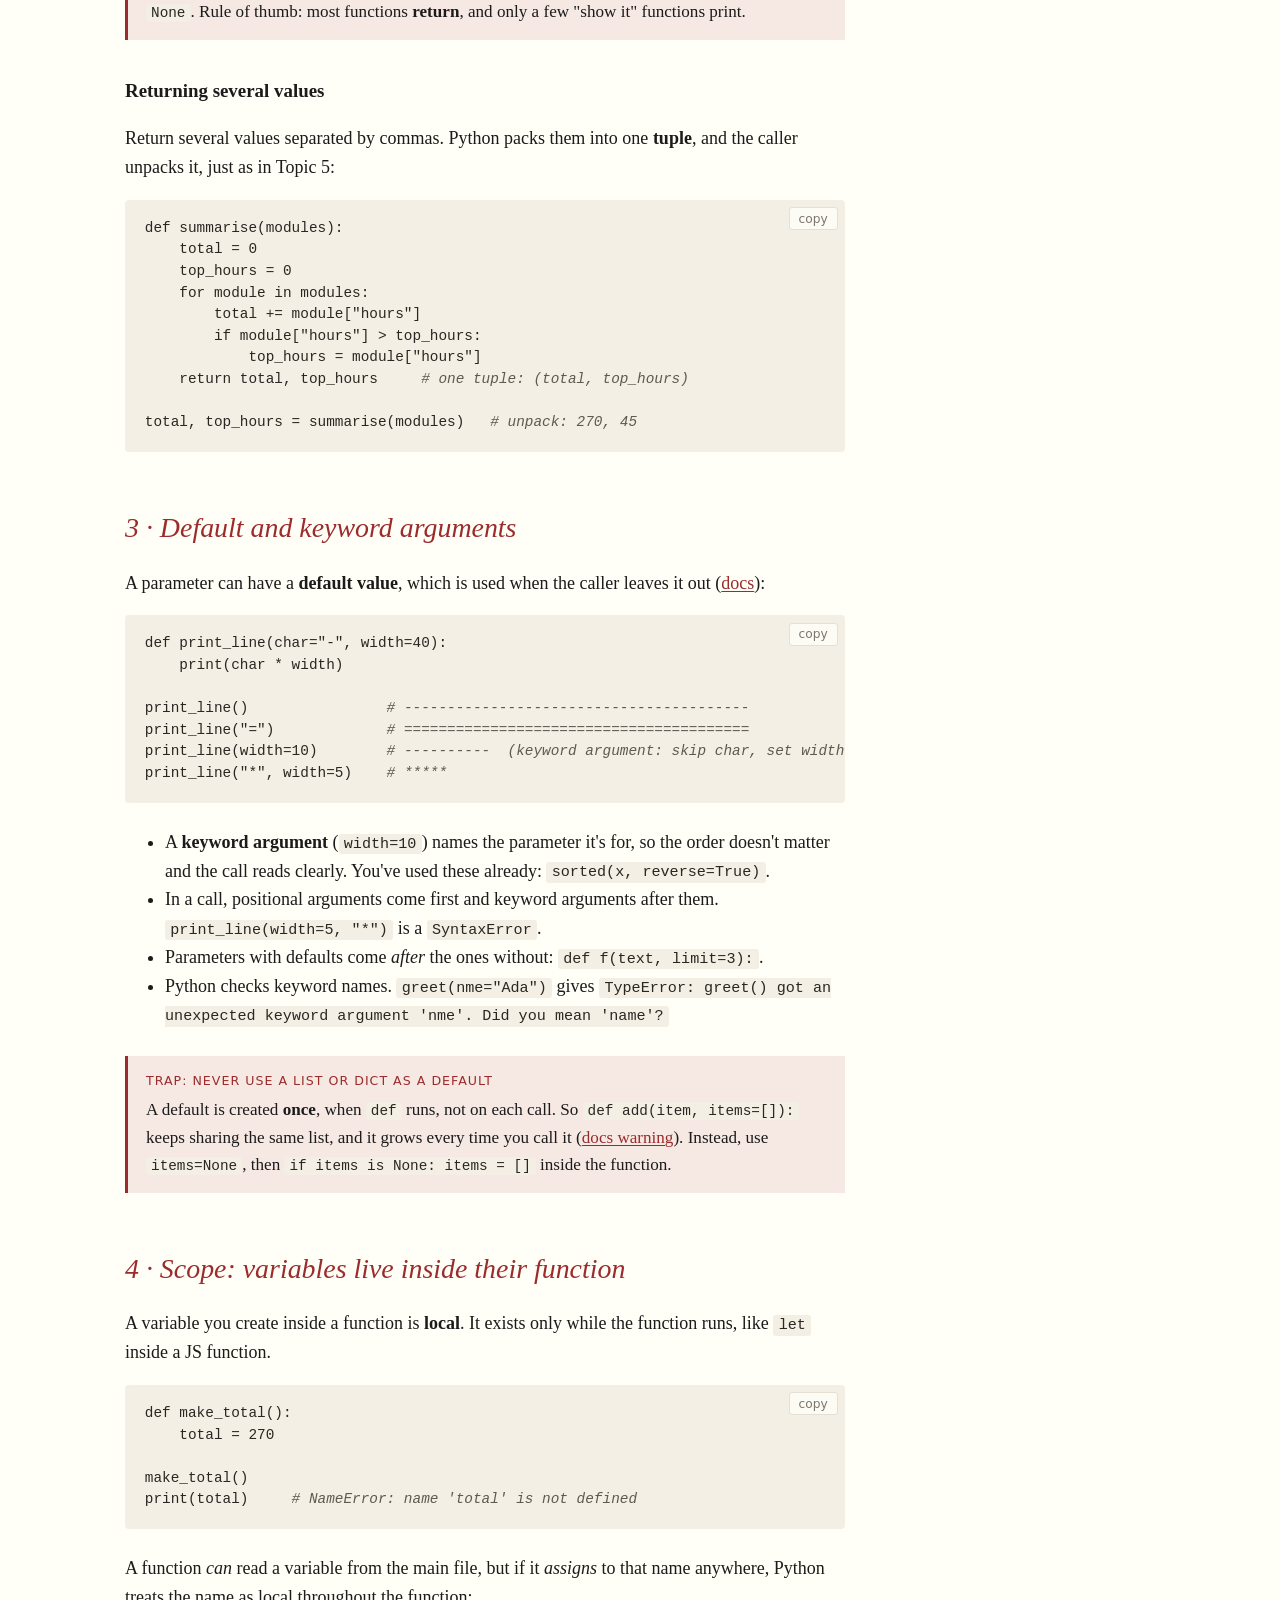
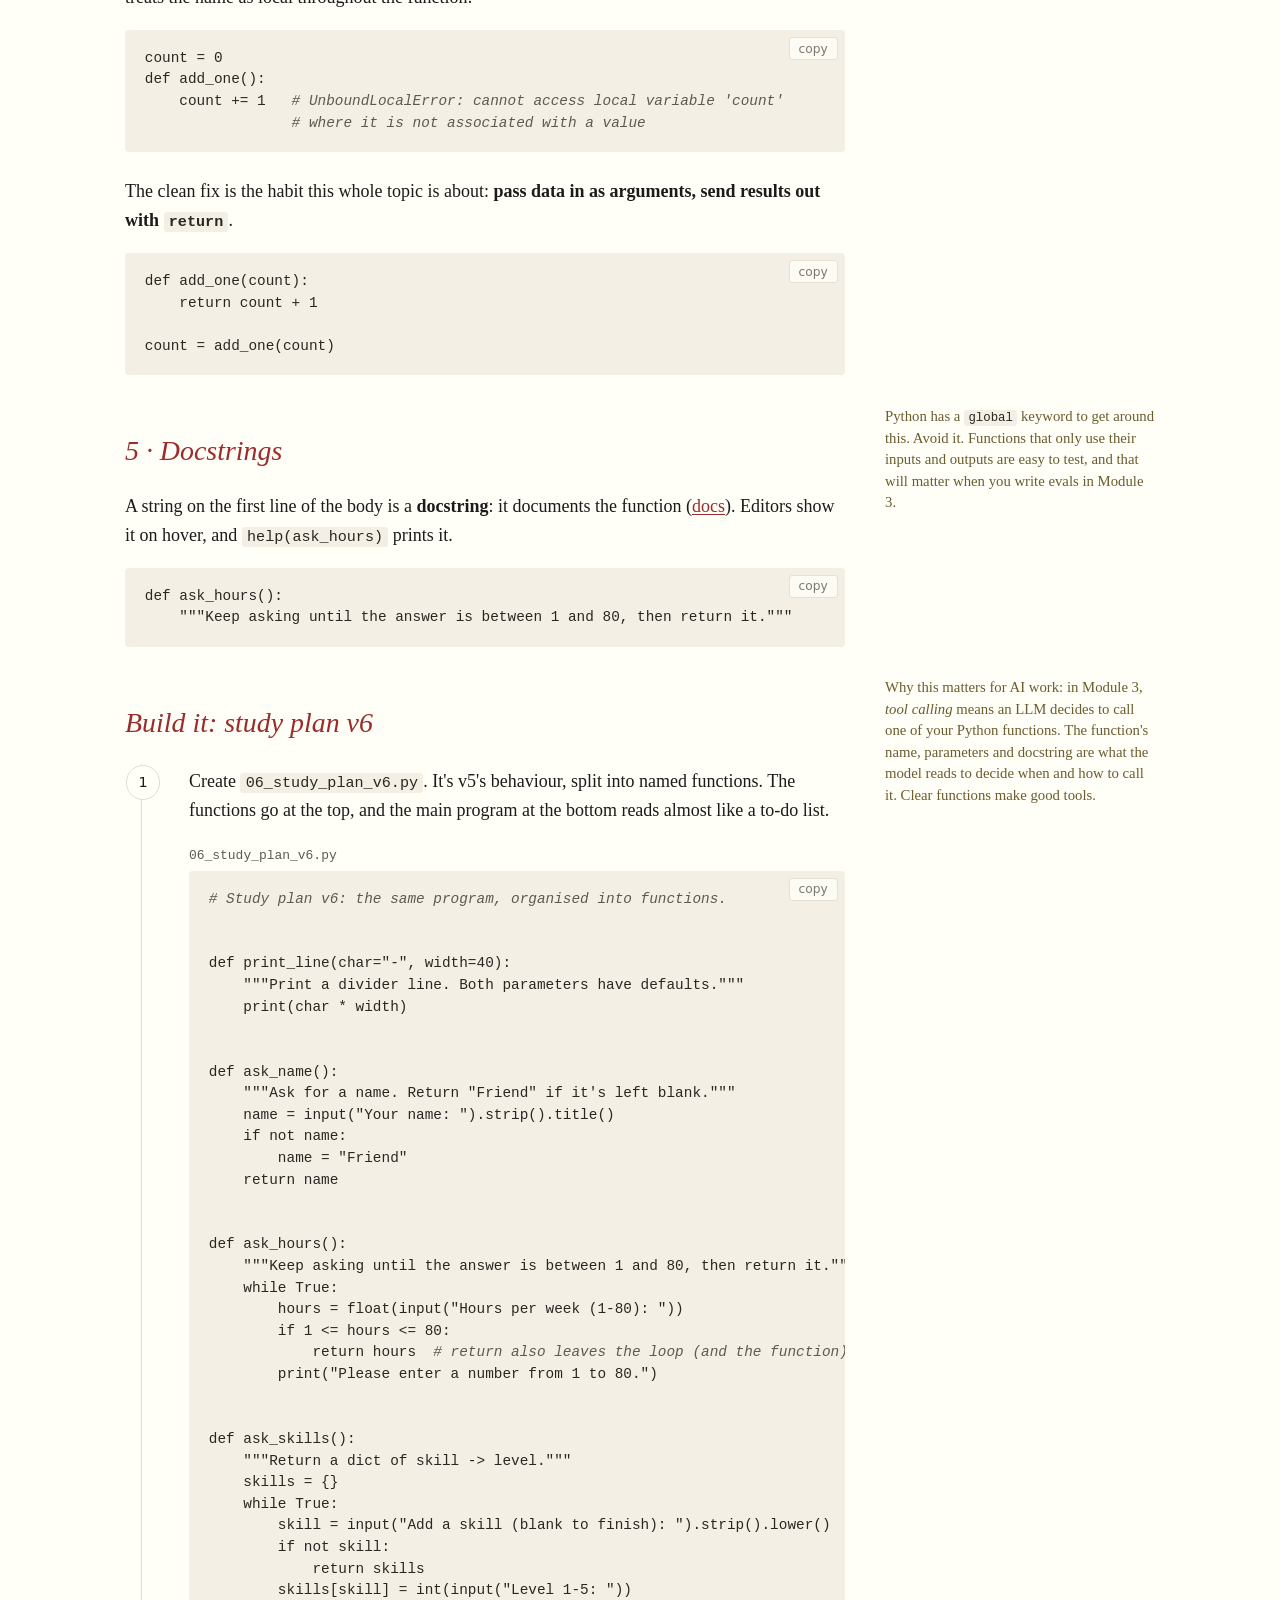
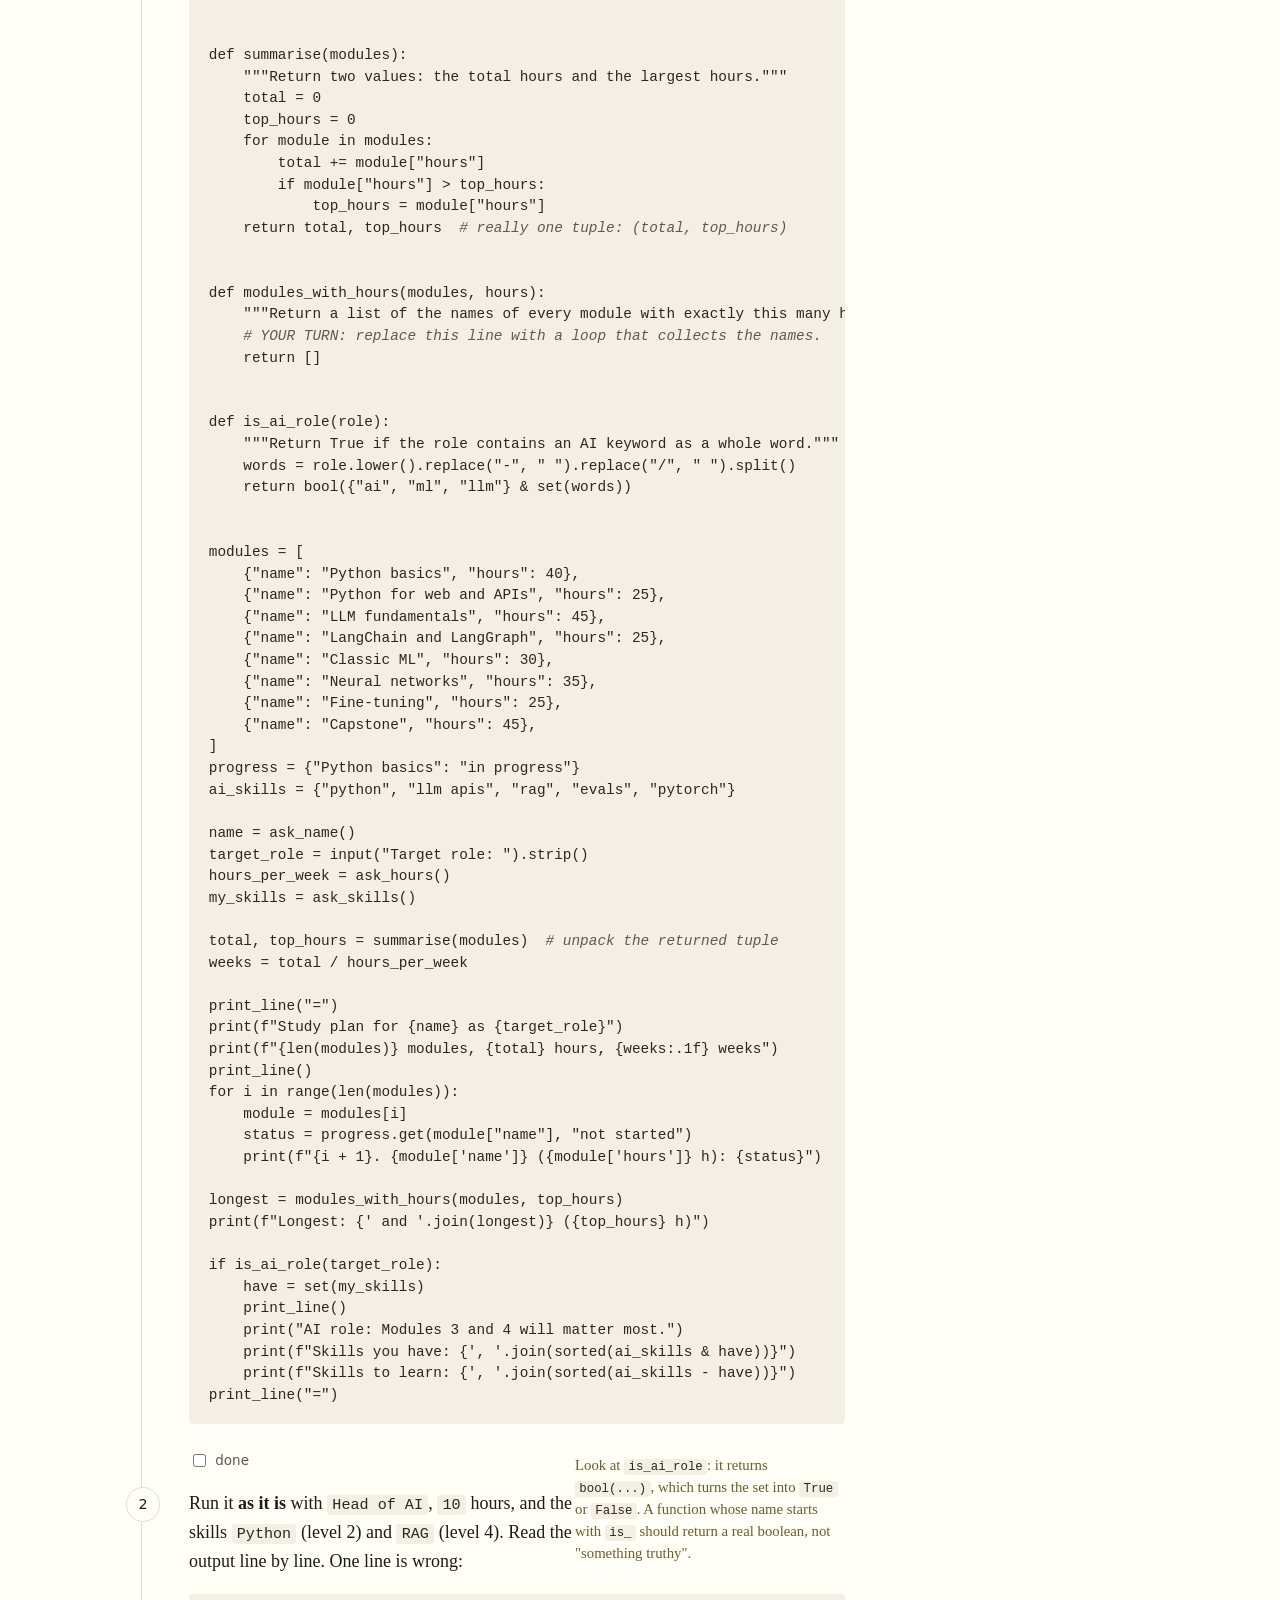
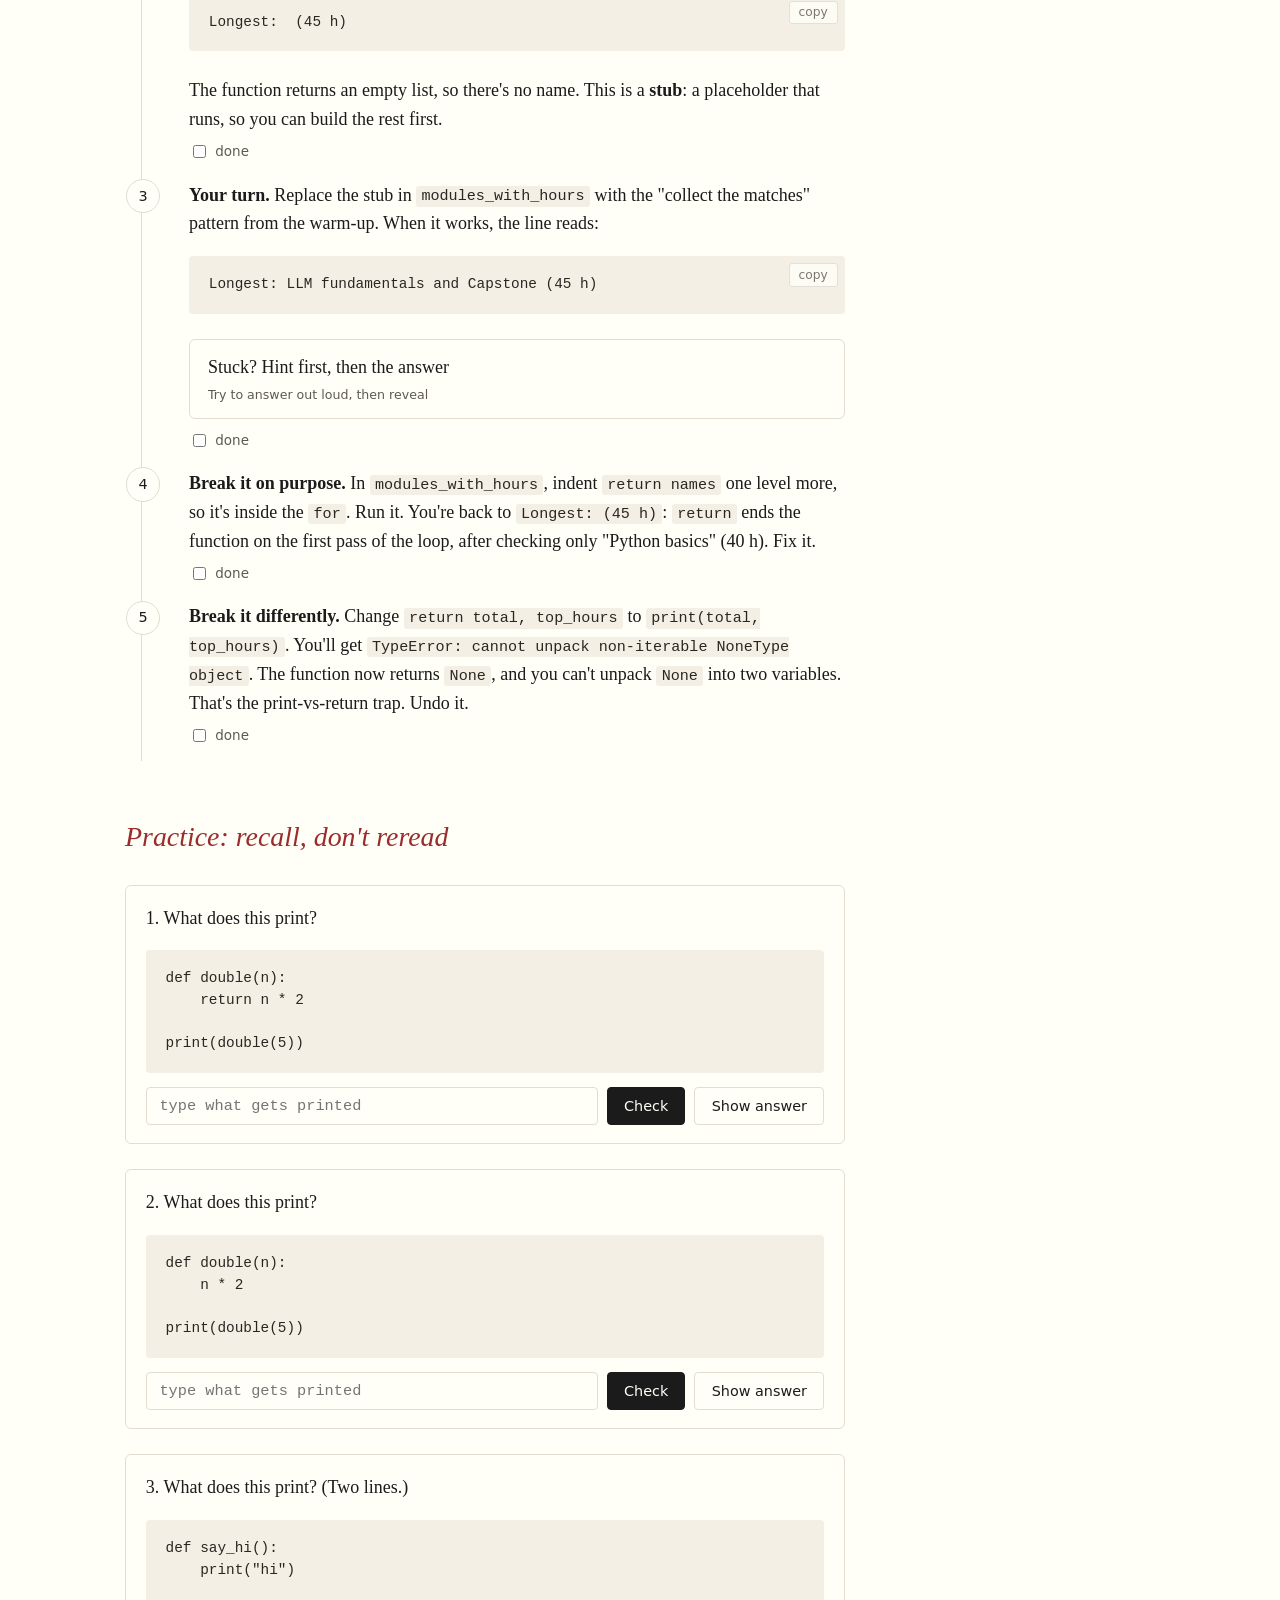
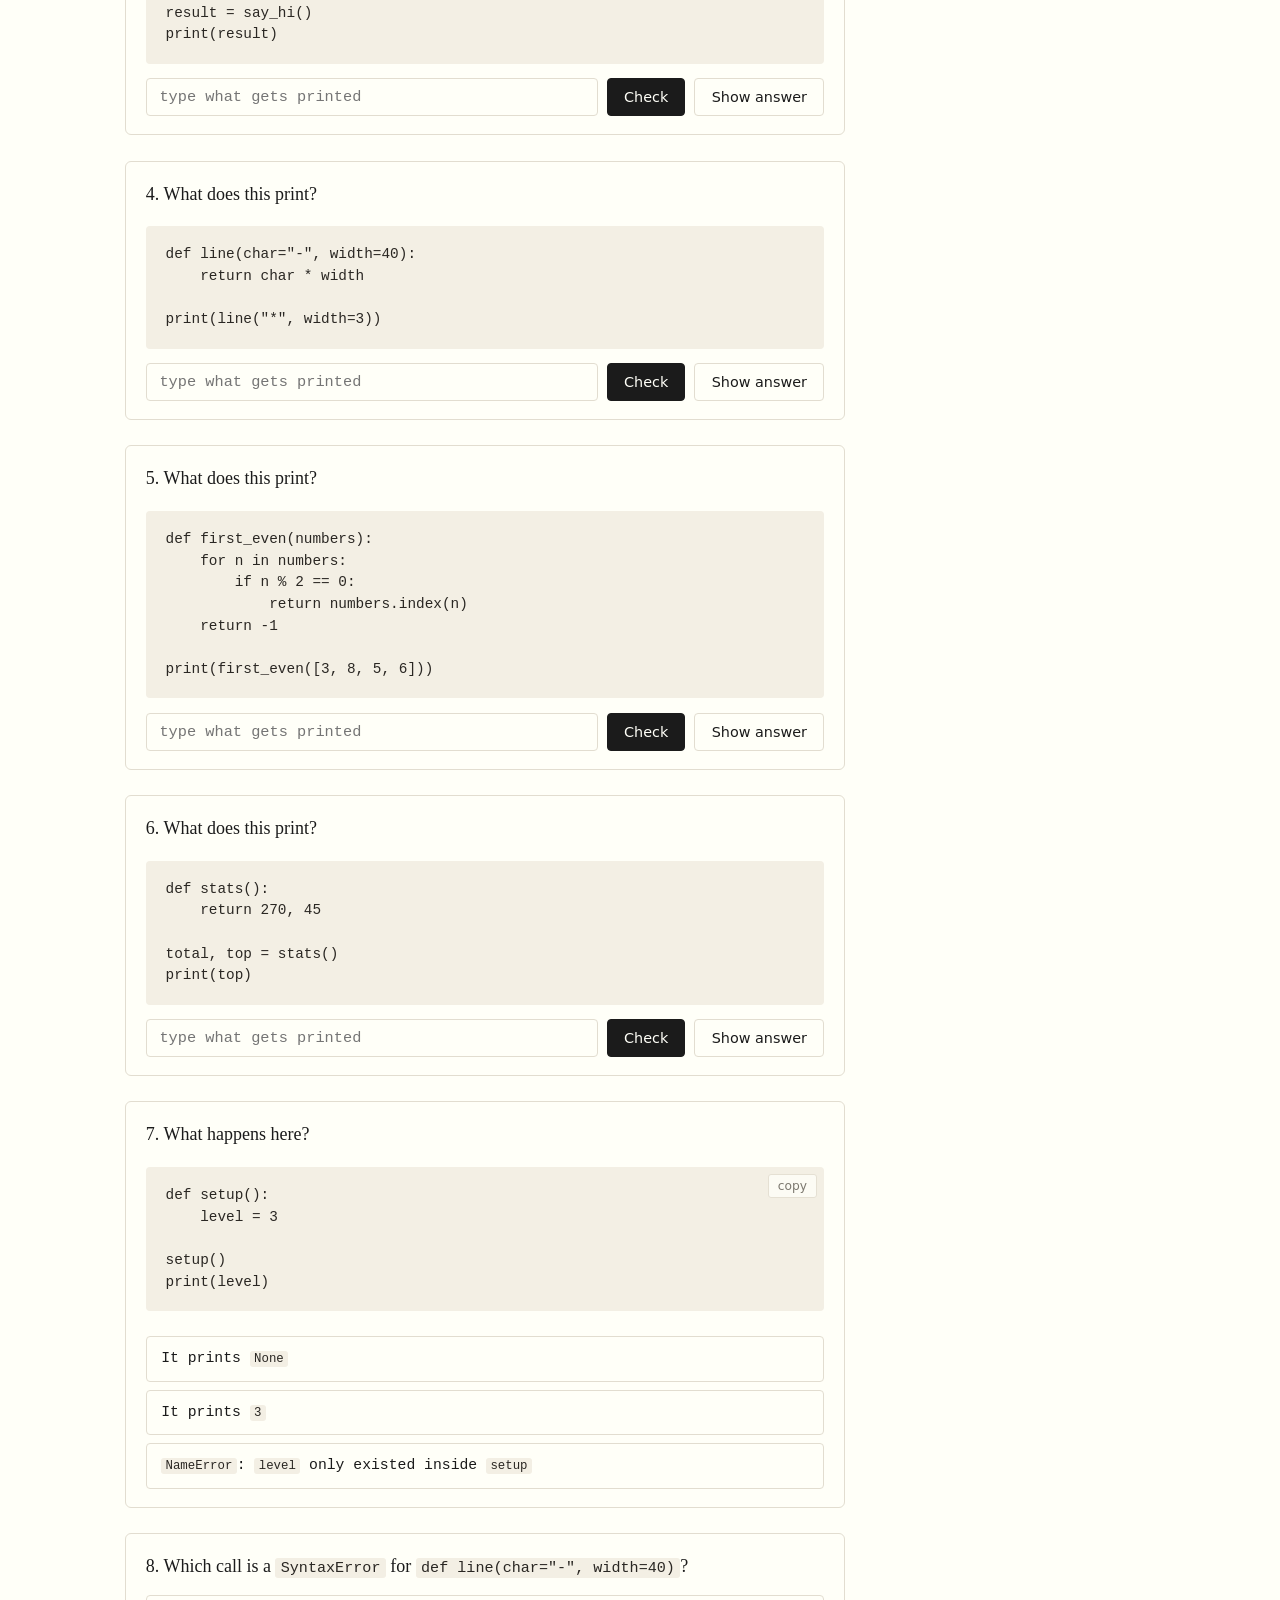
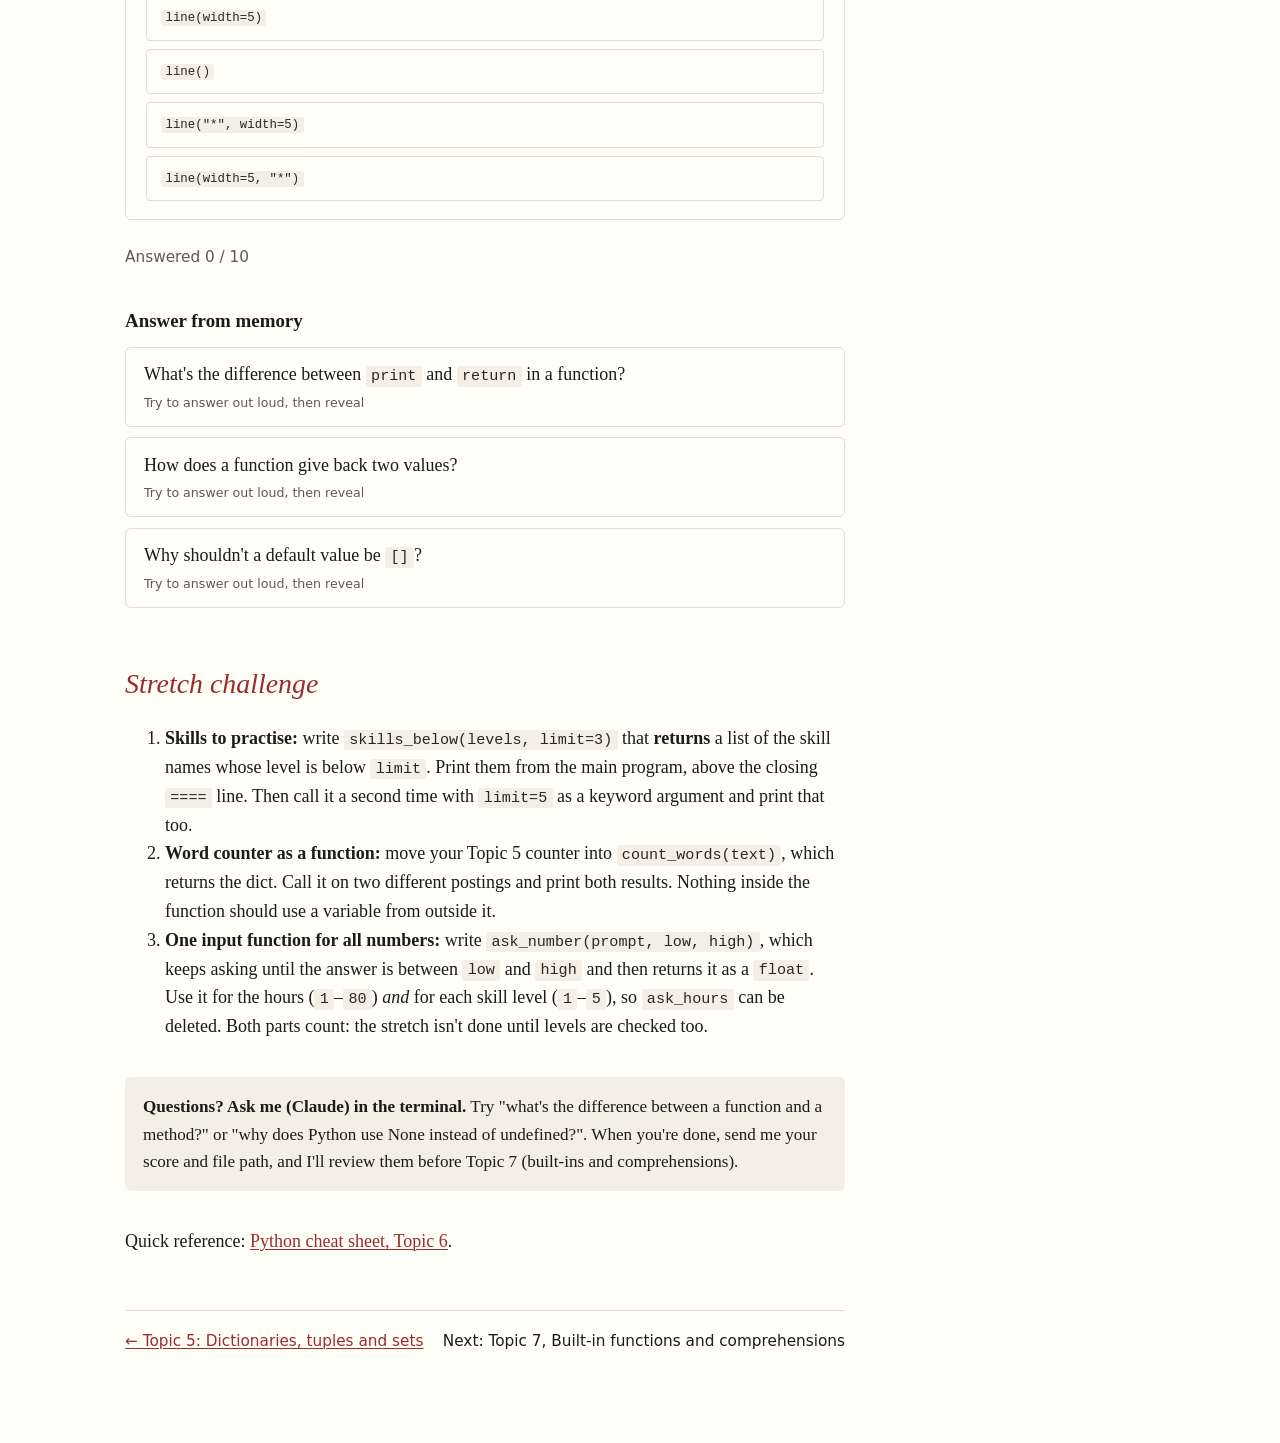
<file: ai/lessons/0006-functions.html>
<!doctype html>
<html lang="en">
<head>
<meta charset="utf-8">
<meta name="viewport" content="width=device-width, initial-scale=1">
<title>Functions</title>
<link rel="stylesheet" href="../assets/course.css">
</head>
<body>
<main class="page">

<nav class="crumbs"><a href="../index.html">AI Engineer Course</a> · Module 1: Python basics · Topic 6</nav>

<h1>Functions</h1>
<p class="subtitle">Give a piece of code a name, hand it inputs, get a result back, and reuse it.</p>

<dl class="meta">
  <dt>You'll win</dt><dd><code>06_study_plan_v6.py</code>: the same study plan, rebuilt from small named functions. You'll write one of them yourself.</dd>
  <dt>Time</dt><dd>About 40 minutes</dd>
  <dt>Versions</dt><dd>Python 3.14 (your 3.14.7; docs at 3.14.8, checked 2 Oct 2026)</dd>
  <dt>Primary source</dt><dd><a href="https://docs.python.org/3/tutorial/controlflow.html#defining-functions">The Python Tutorial §4.8–4.9: Defining Functions</a> (official, ~20 min; skip 4.9.3–4.9.6 for now)</dd>
</dl>

<h2>Warm-up: from Topic 5</h2>

<div class="quiz predict" data-expect="2">
  <p class="q">What does this print?</p>
<pre>counts = {}
for word in "rag python rag".split():
    counts[word] = counts.get(word, 0) + 1
print(counts["rag"])</pre>
  <div class="explain">Your word counter: <code>"rag"</code> appears twice.</div>
</div>

<div class="quiz predict" data-expect="['rag']||[&quot;rag&quot;]">
  <p class="q">What does this print?</p>
<pre>levels = {"python": 4, "rag": 1, "sql": 3}
low = []
for skill, level in levels.items():
    if level &lt; 3:
        low.append(skill)
print(low)</pre>
  <div class="explain">Only <code>rag</code> is below 3. <code>sql</code> is exactly 3, and <code>3 &lt; 3</code> is <code>False</code>.</div>
</div>

<h3>Write it yourself (5 min)</h3>
<p>Last topic, the tie fix was finished for you. Do this one from a blank file, without looking back. In interactive mode or a scratch file:</p>
<pre>modules = [
    {"name": "Classic ML", "hours": 30},
    {"name": "Fine-tuning", "hours": 25},
    {"name": "Python for web and APIs", "hours": 25},
]</pre>
<p>Build a list called <code>short</code> with the <strong>names</strong> of every module that has fewer than 30 hours, then print it. Expected: <code>['Fine-tuning', 'Python for web and APIs']</code>.</p>
<details class="recall">
  <summary>Check your answer</summary>
<pre>short = []                       <span class="c"># 1. empty list before the loop</span>
for module in modules:
    if module["hours"] &lt; 30:     <span class="c"># 2. test each item</span>
        short.append(module["name"])  <span class="c"># 3. keep the ones that pass</span>
print(short)</pre>
  <p>Empty list → loop → <code>if</code> → <code>.append()</code>. This "collect the matches" pattern appears again in today's build, inside a function.</p>
</details>

<h2>1 · Defining and calling a function</h2>
<p>A <strong>function</strong> is a named block of code. You <em>define</em> it once with <code>def</code>, then <em>call</em> it as many times as you like (<a href="https://docs.python.org/3/tutorial/controlflow.html#defining-functions">docs</a>).</p>
<pre>def greet(name):                <span class="c"># def, a name, parameters in ( ), then a colon</span>
    message = f"Hi {name}!"     <span class="c"># the body is indented, like if and for</span>
    return message              <span class="c"># hand a value back to the caller</span>

text = greet("Ada")             <span class="c"># call it: "Ada" goes into name</span>
print(text)                     <span class="c"># Hi Ada!</span></pre>
<ul>
  <li>A <strong>parameter</strong> is the name in the definition (<code>name</code>). An <strong>argument</strong> is the value you pass in the call (<code>"Ada"</code>).</li>
  <li>Function names follow the same rules as variables: <code>snake_case</code>, ideally a verb: <code>ask_hours</code>, <code>count_words</code>.</li>
  <li>PEP 8 puts <strong>two blank lines</strong> before and after each top-level function.</li>
</ul>

<div class="table-wrap">
<table>
  <thead><tr><th></th><th>JavaScript</th><th>Python</th></tr></thead>
  <tbody>
    <tr><td>Define</td><td><code>function greet(name) { … }</code></td><td><code>def greet(name):</code> + indented body</td></tr>
    <tr><td>Too few arguments</td><td>missing ones are <code>undefined</code></td><td><code>TypeError: greet() missing 1 required positional argument: 'name'</code></td></tr>
    <tr><td>Too many arguments</td><td>extras are ignored</td><td><code>TypeError: greet() takes 1 positional argument but 2 were given</code></td></tr>
    <tr><td>Call before defining</td><td>works (hoisting)</td><td><code>NameError: name 'greet' is not defined</code></td></tr>
    <tr><td>Arrow functions</td><td><code>x =&gt; x * 2</code></td><td><code>lambda x: x * 2</code>, only for tiny cases (Topic 7)</td></tr>
  </tbody>
</table>
</div>
<p class="note">Python runs the file top to bottom. <code>def</code> is a statement that <em>creates</em> the function when it runs, so define your functions above the code that calls them.</p>

<h2>2 · <code>return</code></h2>
<p><code>return</code> sends a value back and <strong>ends the function immediately</strong>. Inside a loop, it ends the loop too.</p>
<pre>def ask_hours():
    while True:
        hours = float(input("Hours per week (1-80): "))
        if 1 &lt;= hours &lt;= 80:
            return hours        <span class="c"># leaves the loop AND the function: no break needed</span>
        print("Please enter a number from 1 to 80.")</pre>

<h3>No <code>return</code>? You get <code>None</code></h3>
<p>A function that ends without <code>return</code> still returns something: <code>None</code> (<a href="https://docs.python.org/3/tutorial/controlflow.html#defining-functions">docs</a>). It's like a JS function returning <code>undefined</code>.</p>

<div class="callout">
  <span class="label">Trap: print is not return</span>
  <code>print()</code> shows text on the screen for a human. <code>return</code> hands a value to the code that called the function. If you write <code>def total(...): print(sum)</code>, then <code>x = total(...)</code> leaves <code>x</code> as <code>None</code>. Rule of thumb: most functions <strong>return</strong>, and only a few "show it" functions print.
</div>

<h3>Returning several values</h3>
<p>Return several values separated by commas. Python packs them into one <strong>tuple</strong>, and the caller unpacks it, just as in Topic 5:</p>
<pre>def summarise(modules):
    total = 0
    top_hours = 0
    for module in modules:
        total += module["hours"]
        if module["hours"] &gt; top_hours:
            top_hours = module["hours"]
    return total, top_hours     <span class="c"># one tuple: (total, top_hours)</span>

total, top_hours = summarise(modules)   <span class="c"># unpack: 270, 45</span></pre>

<h2>3 · Default and keyword arguments</h2>
<p>A parameter can have a <strong>default value</strong>, which is used when the caller leaves it out (<a href="https://docs.python.org/3/tutorial/controlflow.html#default-argument-values">docs</a>):</p>
<pre>def print_line(char="-", width=40):
    print(char * width)

print_line()                <span class="c"># ----------------------------------------</span>
print_line("=")             <span class="c"># ========================================</span>
print_line(width=10)        <span class="c"># ----------  (keyword argument: skip char, set width)</span>
print_line("*", width=5)    <span class="c"># *****</span></pre>
<ul>
  <li>A <strong>keyword argument</strong> (<code>width=10</code>) names the parameter it's for, so the order doesn't matter and the call reads clearly. You've used these already: <code>sorted(x, reverse=True)</code>.</li>
  <li>In a call, positional arguments come first and keyword arguments after them. <code>print_line(width=5, "*")</code> is a <code>SyntaxError</code>.</li>
  <li>Parameters with defaults come <em>after</em> the ones without: <code>def f(text, limit=3):</code>.</li>
  <li>Python checks keyword names. <code>greet(nme="Ada")</code> gives <code>TypeError: greet() got an unexpected keyword argument 'nme'. Did you mean 'name'?</code></li>
</ul>

<div class="callout">
  <span class="label">Trap: never use a list or dict as a default</span>
  A default is created <strong>once</strong>, when <code>def</code> runs, not on each call. So <code>def add(item, items=[]):</code> keeps sharing the same list, and it grows every time you call it (<a href="https://docs.python.org/3/tutorial/controlflow.html#default-argument-values">docs warning</a>). Instead, use <code>items=None</code>, then <code>if items is None: items = []</code> inside the function.
</div>

<h2>4 · Scope: variables live inside their function</h2>
<p>A variable you create inside a function is <strong>local</strong>. It exists only while the function runs, like <code>let</code> inside a JS function.</p>
<pre>def make_total():
    total = 270

make_total()
print(total)     <span class="c"># NameError: name 'total' is not defined</span></pre>
<p>A function <em>can</em> read a variable from the main file, but if it <em>assigns</em> to that name anywhere, Python treats the name as local throughout the function:</p>
<pre>count = 0
def add_one():
    count += 1   <span class="c"># UnboundLocalError: cannot access local variable 'count'
                 # where it is not associated with a value</span></pre>
<p>The clean fix is the habit this whole topic is about: <strong>pass data in as arguments, send results out with <code>return</code></strong>.</p>
<pre>def add_one(count):
    return count + 1

count = add_one(count)</pre>
<p class="note">Python has a <code>global</code> keyword to get around this. Avoid it. Functions that only use their inputs and outputs are easy to test, and that will matter when you write evals in Module 3.</p>

<h2>5 · Docstrings</h2>
<p>A string on the first line of the body is a <strong>docstring</strong>: it documents the function (<a href="https://docs.python.org/3/tutorial/controlflow.html#documentation-strings">docs</a>). Editors show it on hover, and <code>help(ask_hours)</code> prints it.</p>
<pre>def ask_hours():
    """Keep asking until the answer is between 1 and 80, then return it."""</pre>
<p class="note">Why this matters for AI work: in Module 3, <em>tool calling</em> means an LLM decides to call one of your Python functions. The function's name, parameters and docstring are what the model reads to decide when and how to call it. Clear functions make good tools.</p>

<h2>Build it: study plan v6</h2>
<ol class="steps" data-key="t6-build">
  <li>
    Create <code>06_study_plan_v6.py</code>. It's v5's behaviour, split into named functions. The functions go at the top, and the main program at the bottom reads almost like a to-do list.
<p class="file-label">06_study_plan_v6.py</p>
<pre><span class="c"># Study plan v6: the same program, organised into functions.</span>


def print_line(char="-", width=40):
    """Print a divider line. Both parameters have defaults."""
    print(char * width)


def ask_name():
    """Ask for a name. Return "Friend" if it's left blank."""
    name = input("Your name: ").strip().title()
    if not name:
        name = "Friend"
    return name


def ask_hours():
    """Keep asking until the answer is between 1 and 80, then return it."""
    while True:
        hours = float(input("Hours per week (1-80): "))
        if 1 &lt;= hours &lt;= 80:
            return hours  <span class="c"># return also leaves the loop (and the function)</span>
        print("Please enter a number from 1 to 80.")


def ask_skills():
    """Return a dict of skill -&gt; level."""
    skills = {}
    while True:
        skill = input("Add a skill (blank to finish): ").strip().lower()
        if not skill:
            return skills
        skills[skill] = int(input("Level 1-5: "))


def summarise(modules):
    """Return two values: the total hours and the largest hours."""
    total = 0
    top_hours = 0
    for module in modules:
        total += module["hours"]
        if module["hours"] &gt; top_hours:
            top_hours = module["hours"]
    return total, top_hours  <span class="c"># really one tuple: (total, top_hours)</span>


def modules_with_hours(modules, hours):
    """Return a list of the names of every module with exactly this many hours."""
    <span class="c"># YOUR TURN: replace this line with a loop that collects the names.</span>
    return []


def is_ai_role(role):
    """Return True if the role contains an AI keyword as a whole word."""
    words = role.lower().replace("-", " ").replace("/", " ").split()
    return bool({"ai", "ml", "llm"} &amp; set(words))


modules = [
    {"name": "Python basics", "hours": 40},
    {"name": "Python for web and APIs", "hours": 25},
    {"name": "LLM fundamentals", "hours": 45},
    {"name": "LangChain and LangGraph", "hours": 25},
    {"name": "Classic ML", "hours": 30},
    {"name": "Neural networks", "hours": 35},
    {"name": "Fine-tuning", "hours": 25},
    {"name": "Capstone", "hours": 45},
]
progress = {"Python basics": "in progress"}
ai_skills = {"python", "llm apis", "rag", "evals", "pytorch"}

name = ask_name()
target_role = input("Target role: ").strip()
hours_per_week = ask_hours()
my_skills = ask_skills()

total, top_hours = summarise(modules)  <span class="c"># unpack the returned tuple</span>
weeks = total / hours_per_week

print_line("=")
print(f"Study plan for {name} as {target_role}")
print(f"{len(modules)} modules, {total} hours, {weeks:.1f} weeks")
print_line()
for i in range(len(modules)):
    module = modules[i]
    status = progress.get(module["name"], "not started")
    print(f"{i + 1}. {module['name']} ({module['hours']} h): {status}")

longest = modules_with_hours(modules, top_hours)
print(f"Longest: {' and '.join(longest)} ({top_hours} h)")

if is_ai_role(target_role):
    have = set(my_skills)
    print_line()
    print("AI role: Modules 3 and 4 will matter most.")
    print(f"Skills you have: {', '.join(sorted(ai_skills &amp; have))}")
    print(f"Skills to learn: {', '.join(sorted(ai_skills - have))}")
print_line("=")</pre>
    <p class="note">Look at <code>is_ai_role</code>: it returns <code>bool(...)</code>, which turns the set into <code>True</code> or <code>False</code>. A function whose name starts with <code>is_</code> should return a real boolean, not "something truthy".</p>
  </li>
  <li>
    Run it <strong>as it is</strong> with <code>Head of AI</code>, <code>10</code> hours, and the skills <code>Python</code> (level 2) and <code>RAG</code> (level 4). Read the output line by line. One line is wrong:
<pre>Longest:  (45 h)</pre>
    The function returns an empty list, so there's no name. This is a <strong>stub</strong>: a placeholder that runs, so you can build the rest first.
  </li>
  <li>
    <strong>Your turn.</strong> Replace the stub in <code>modules_with_hours</code> with the "collect the matches" pattern from the warm-up. When it works, the line reads:
<pre>Longest: LLM fundamentals and Capstone (45 h)</pre>
    <details class="recall">
      <summary>Stuck? Hint first, then the answer</summary>
      <p>Hint: the warm-up's pattern, with <code>== hours</code> as the test, and <code>return</code> the list after the loop (not inside it).</p>
<pre>    names = []
    for module in modules:
        if module["hours"] == hours:
            names.append(module["name"])
    return names</pre>
    </details>
  </li>
  <li>
    <strong>Break it on purpose.</strong> In <code>modules_with_hours</code>, indent <code>return names</code> one level more, so it's inside the <code>for</code>. Run it. You're back to <code>Longest:  (45 h)</code>: <code>return</code> ends the function on the first pass of the loop, after checking only "Python basics" (40 h). Fix it.
  </li>
  <li>
    <strong>Break it differently.</strong> Change <code>return total, top_hours</code> to <code>print(total, top_hours)</code>. You'll get <code>TypeError: cannot unpack non-iterable NoneType object</code>. The function now returns <code>None</code>, and you can't unpack <code>None</code> into two variables. That's the print-vs-return trap. Undo it.
  </li>
</ol>

<h2>Practice: recall, don't reread</h2>

<div class="quiz predict" data-expect="10">
  <p class="q">1. What does this print?</p>
<pre>def double(n):
    return n * 2

print(double(5))</pre>
  <div class="explain"><code>5</code> goes into <code>n</code>, and the function returns <code>10</code>.</div>
</div>

<div class="quiz predict" data-expect="None">
  <p class="q">2. What does this print?</p>
<pre>def double(n):
    n * 2

print(double(5))</pre>
  <div class="explain">No <code>return</code>, so the function returns <code>None</code>. The <code>n * 2</code> is calculated and thrown away.</div>
</div>

<div class="quiz predict" data-expect="hi None||hi, None">
  <p class="q">3. What does this print? (Two lines.)</p>
<pre>def say_hi():
    print("hi")

result = say_hi()
print(result)</pre>
  <div class="explain">Calling it prints <code>hi</code>. It returns nothing, so <code>result</code> is <code>None</code>.</div>
</div>

<div class="quiz predict" data-expect="***">
  <p class="q">4. What does this print?</p>
<pre>def line(char="-", width=40):
    return char * width

print(line("*", width=3))</pre>
  <div class="explain"><code>char</code> is <code>"*"</code> and <code>width</code> is <code>3</code>, so you get <code>"***"</code>.</div>
</div>

<div class="quiz predict" data-expect="1">
  <p class="q">5. What does this print?</p>
<pre>def first_even(numbers):
    for n in numbers:
        if n % 2 == 0:
            return numbers.index(n)
    return -1

print(first_even([3, 8, 5, 6]))</pre>
  <div class="explain"><code>8</code> is the first even number, at index <code>1</code>. <code>return</code> stops the loop right there, so <code>6</code> is never checked.</div>
</div>

<div class="quiz predict" data-expect="45">
  <p class="q">6. What does this print?</p>
<pre>def stats():
    return 270, 45

total, top = stats()
print(top)</pre>
  <div class="explain">The function returns the tuple <code>(270, 45)</code>, and unpacking puts <code>45</code> into <code>top</code>.</div>
</div>

<div class="quiz">
  <p class="q">7. What happens here?</p>
<pre>def setup():
    level = 3

setup()
print(level)</pre>
  <div class="options">
    <button class="opt" data-correct><code>NameError</code>: <code>level</code> only existed inside <code>setup</code></button>
    <button class="opt">It prints <code>3</code></button>
    <button class="opt">It prints <code>None</code></button>
  </div>
  <div class="explain"><code>level</code> is local to <code>setup</code>. To get it out, <code>return level</code> and catch it: <code>level = setup()</code>.</div>
</div>

<div class="quiz">
  <p class="q">8. Which call is a <code>SyntaxError</code> for <code>def line(char="-", width=40)</code>?</p>
  <div class="options">
    <button class="opt" data-correct><code>line(width=5, "*")</code></button>
    <button class="opt"><code>line("*", width=5)</code></button>
    <button class="opt"><code>line(width=5)</code></button>
    <button class="opt"><code>line()</code></button>
  </div>
  <div class="explain">Positional arguments must come before keyword arguments in a call.</div>
</div>

<p class="score"></p>

<h3>Answer from memory</h3>
<details class="recall">
  <summary>What's the difference between <code>print</code> and <code>return</code> in a function?</summary>
  <p><code>print</code> shows text on screen and gives the caller nothing (<code>None</code>). <code>return</code> hands a value back to the caller and ends the function.</p>
</details>
<details class="recall">
  <summary>How does a function give back two values?</summary>
  <p><code>return a, b</code> returns one tuple. The caller unpacks it: <code>a, b = f()</code>.</p>
</details>
<details class="recall">
  <summary>Why shouldn't a default value be <code>[]</code>?</summary>
  <p>Defaults are created once, when <code>def</code> runs. Every call would share and grow the same list. Use <code>None</code> and create the list inside.</p>
</details>

<h2>Stretch challenge</h2>
<ol>
  <li><strong>Skills to practise:</strong> write <code>skills_below(levels, limit=3)</code> that <strong>returns</strong> a list of the skill names whose level is below <code>limit</code>. Print them from the main program, above the closing <code>====</code> line. Then call it a second time with <code>limit=5</code> as a keyword argument and print that too.</li>
  <li><strong>Word counter as a function:</strong> move your Topic 5 counter into <code>count_words(text)</code>, which returns the dict. Call it on two different postings and print both results. Nothing inside the function should use a variable from outside it.</li>
  <li><strong>One input function for all numbers:</strong> write <code>ask_number(prompt, low, high)</code>, which keeps asking until the answer is between <code>low</code> and <code>high</code> and then returns it as a <code>float</code>. Use it for the hours (<code>1</code>–<code>80</code>) <em>and</em> for each skill level (<code>1</code>–<code>5</code>), so <code>ask_hours</code> can be deleted. Both parts count: the stretch isn't done until levels are checked too.</li>
</ol>

<div class="ask">
  <strong>Questions? Ask me (Claude) in the terminal.</strong> Try "what's the difference between a function and a method?" or "why does Python use None instead of undefined?". When you're done, send me your score and file path, and I'll review them before Topic 7 (built-ins and comprehensions).
</div>

<p>Quick reference: <a href="../reference/python-cheatsheet.html#topic-6">Python cheat sheet, Topic 6</a>.</p>

<nav class="next">
  <a href="0005-dicts-tuples-and-sets.html">← Topic 5: Dictionaries, tuples and sets</a>
  <span>Next: Topic 7, Built-in functions and comprehensions</span>
</nav>

</main>
<script src="../assets/components.js"></script>
</body>
</html>
</file>
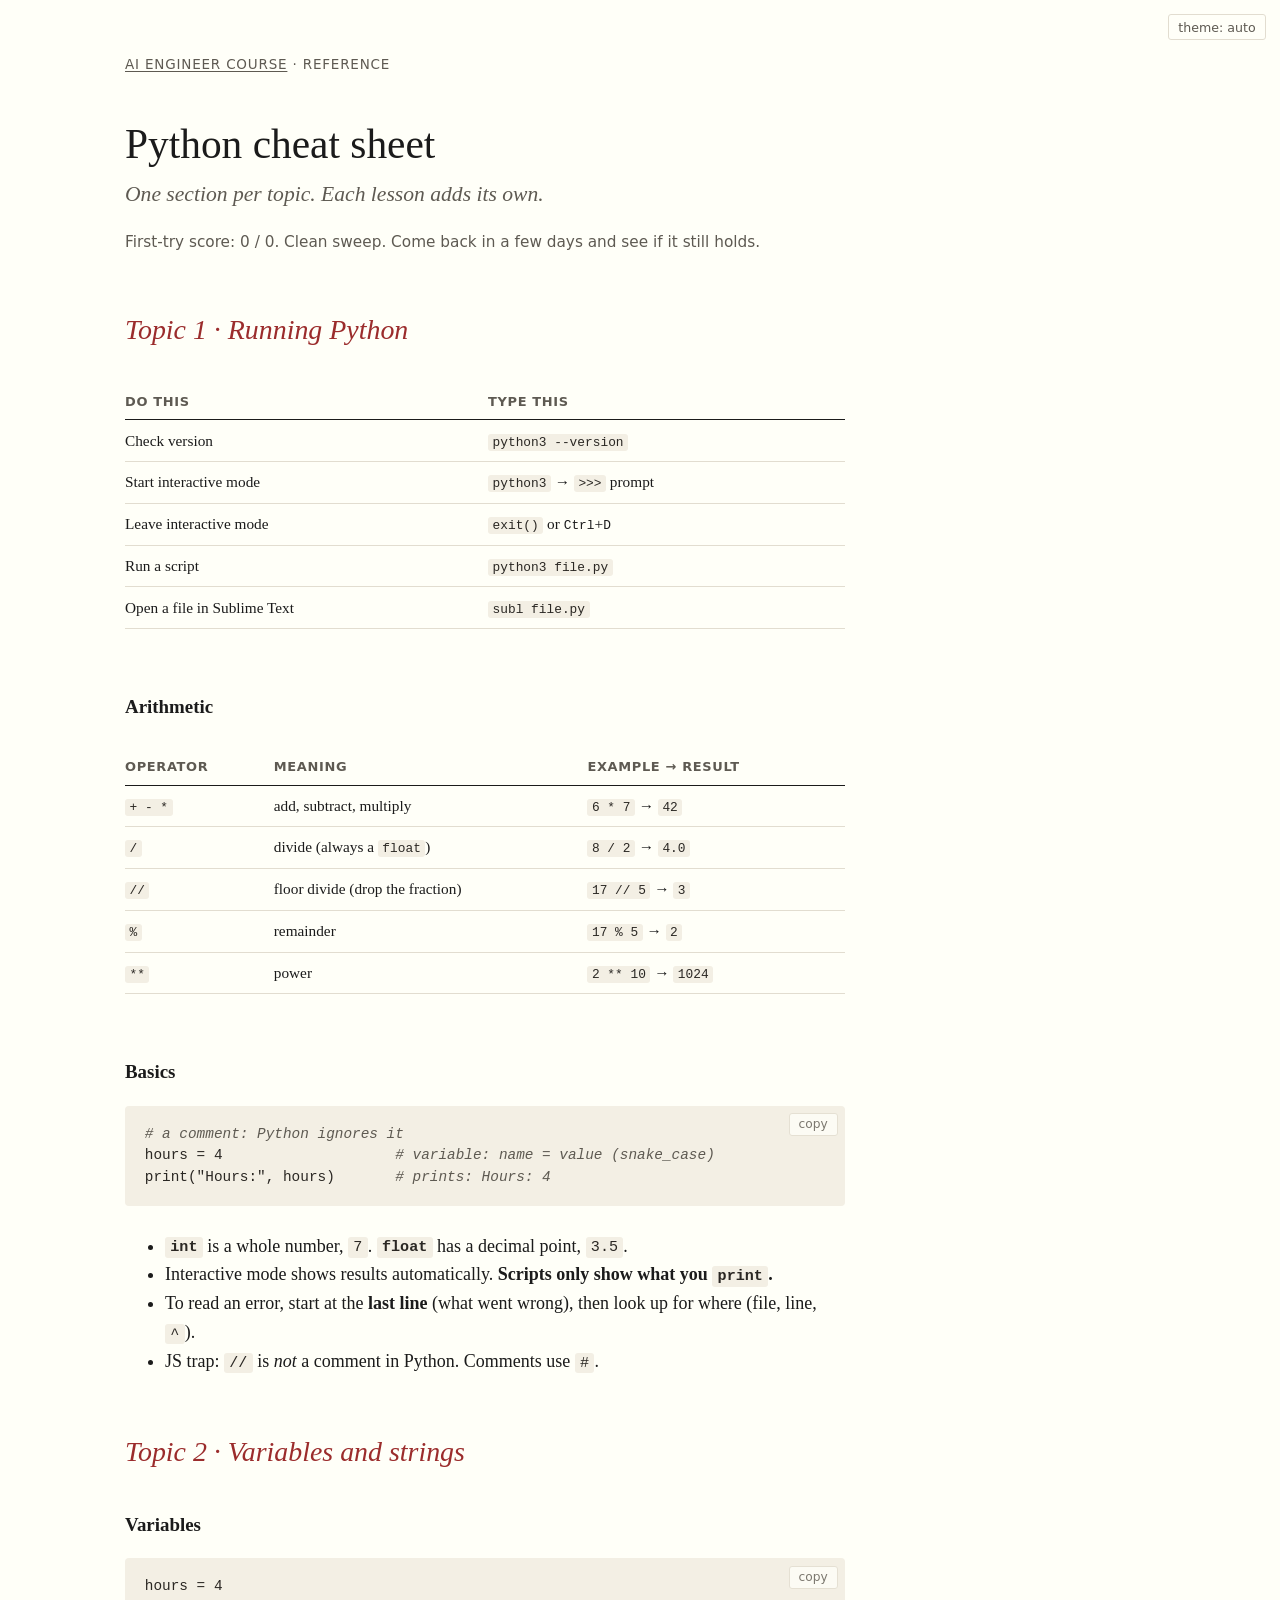
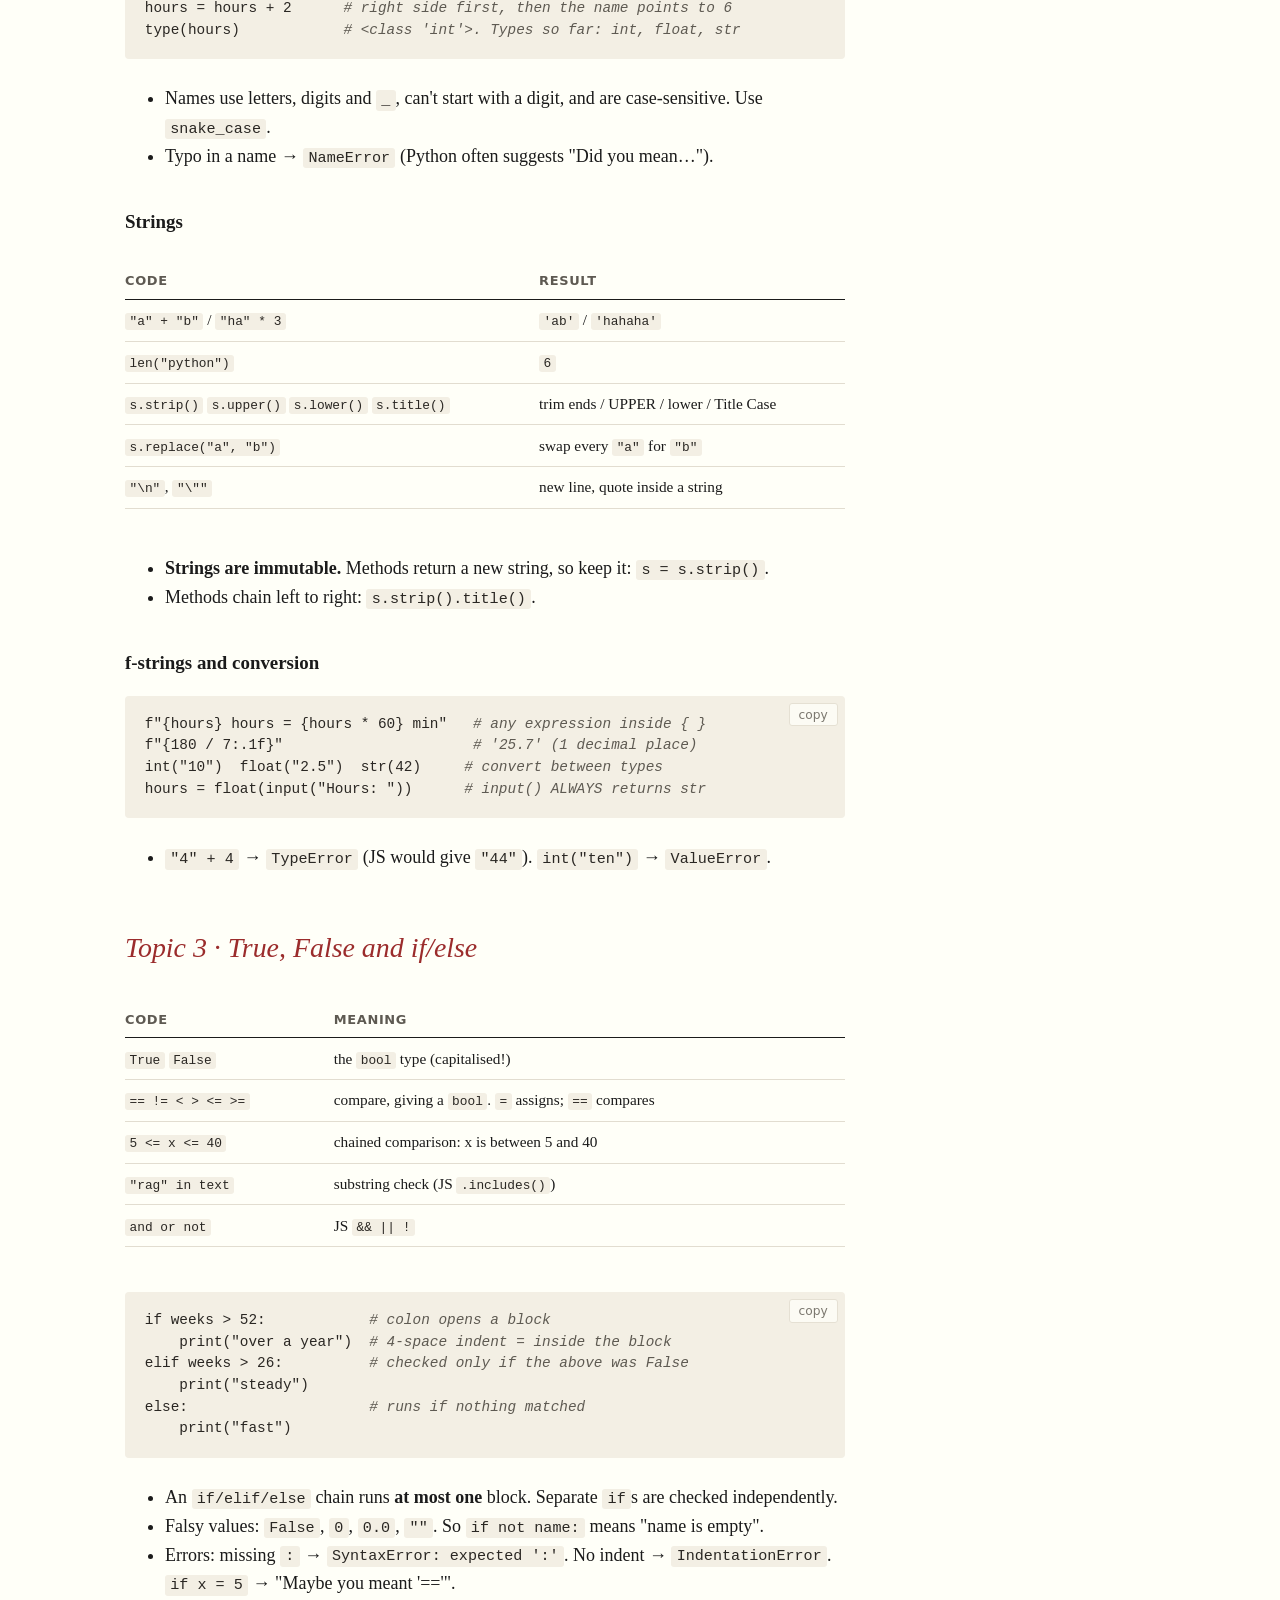
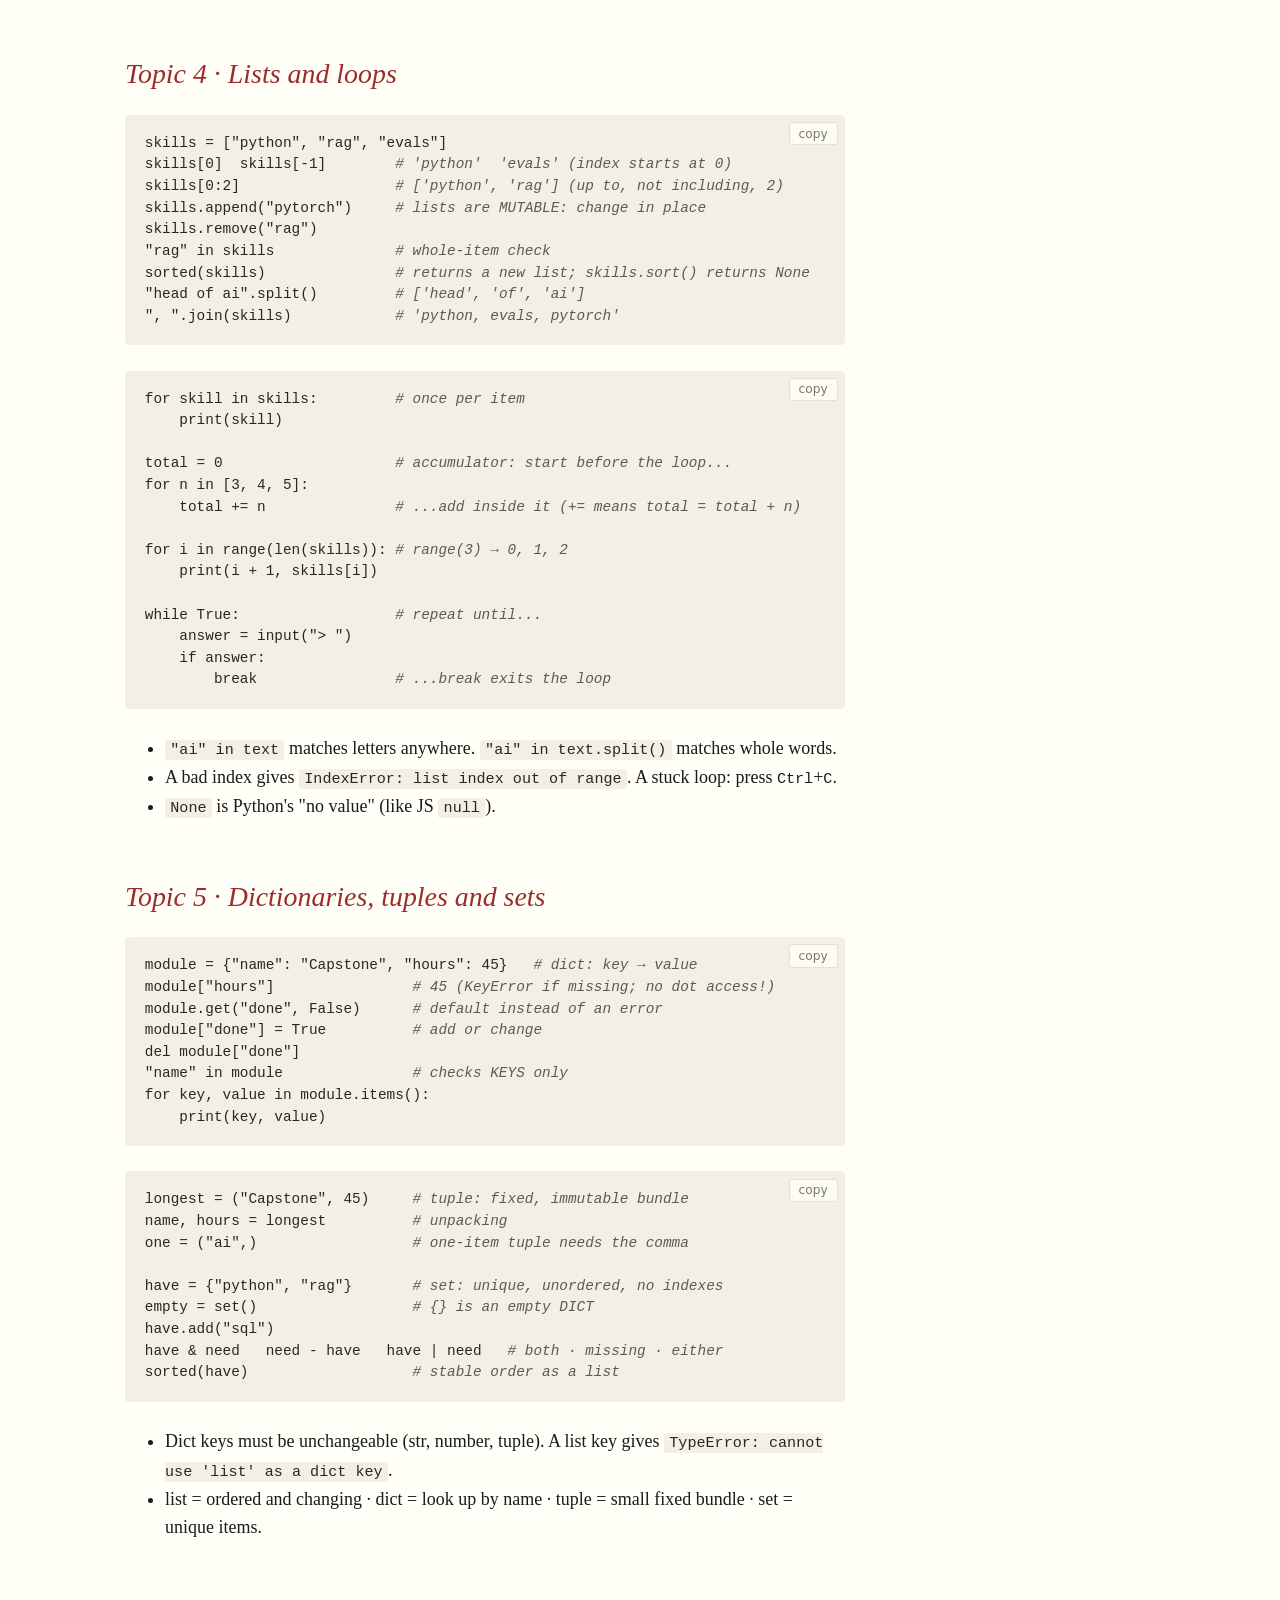
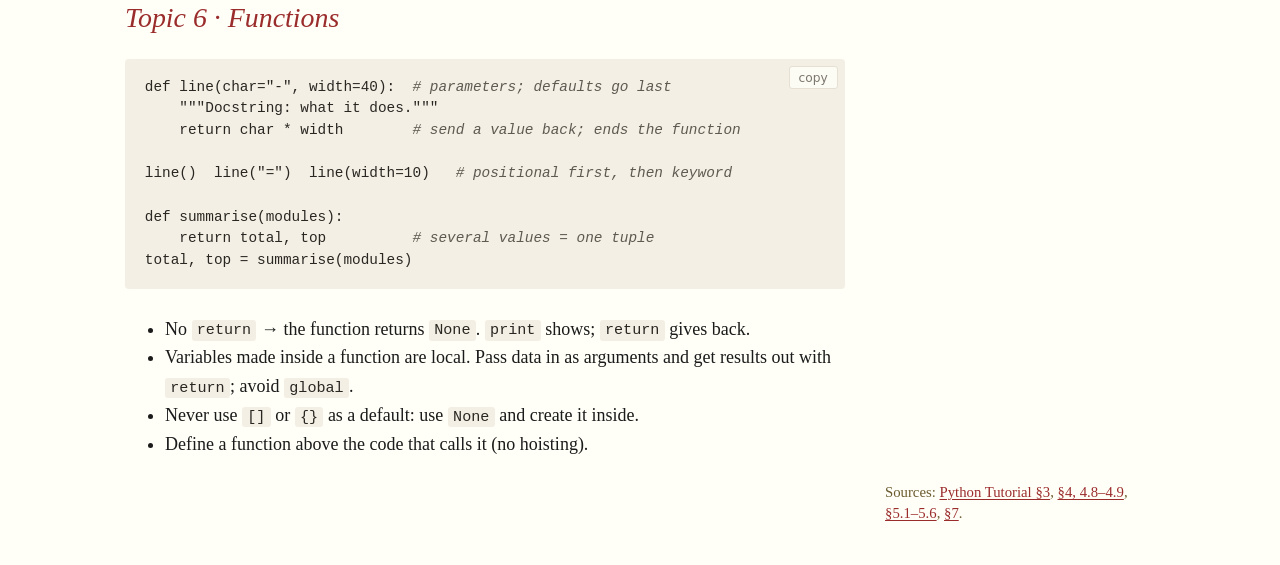
<file: ai/reference/python-cheatsheet.html>
<!doctype html>
<html lang="en">
<head>
<meta charset="utf-8">
<meta name="viewport" content="width=device-width, initial-scale=1">
<title>Python Cheat Sheet</title>
<link rel="stylesheet" href="../assets/course.css">
</head>
<body>
<main class="page">

<nav class="crumbs"><a href="../index.html">AI Engineer Course</a> · Reference</nav>

<h1>Python cheat sheet</h1>
<p class="subtitle">One section per topic. Each lesson adds its own.</p>
<p class="score" style="margin-top:-1rem">Python 3.14 · last updated after <a href="../lessons/0006-functions.html">Topic 6</a></p>

<h2 id="topic-1">Topic 1 · Running Python</h2>
<div class="table-wrap">
<table>
  <thead><tr><th>Do this</th><th>Type this</th></tr></thead>
  <tbody>
    <tr><td>Check version</td><td><code>python3 --version</code></td></tr>
    <tr><td>Start interactive mode</td><td><code>python3</code> → <code>&gt;&gt;&gt;</code> prompt</td></tr>
    <tr><td>Leave interactive mode</td><td><code>exit()</code> or <kbd>Ctrl</kbd>+<kbd>D</kbd></td></tr>
    <tr><td>Run a script</td><td><code>python3 file.py</code></td></tr>
    <tr><td>Open a file in Sublime Text</td><td><code>subl file.py</code></td></tr>
  </tbody>
</table>
</div>

<h3>Arithmetic</h3>
<div class="table-wrap">
<table>
  <thead><tr><th>Operator</th><th>Meaning</th><th>Example → result</th></tr></thead>
  <tbody>
    <tr><td><code>+ - *</code></td><td>add, subtract, multiply</td><td><code>6 * 7</code> → <code>42</code></td></tr>
    <tr><td><code>/</code></td><td>divide (always a <code>float</code>)</td><td><code>8 / 2</code> → <code>4.0</code></td></tr>
    <tr><td><code>//</code></td><td>floor divide (drop the fraction)</td><td><code>17 // 5</code> → <code>3</code></td></tr>
    <tr><td><code>%</code></td><td>remainder</td><td><code>17 % 5</code> → <code>2</code></td></tr>
    <tr><td><code>**</code></td><td>power</td><td><code>2 ** 10</code> → <code>1024</code></td></tr>
  </tbody>
</table>
</div>

<h3>Basics</h3>
<pre><span class="c"># a comment: Python ignores it</span>
hours = 4                    <span class="c"># variable: name = value (snake_case)</span>
print("Hours:", hours)       <span class="c"># prints: Hours: 4</span></pre>
<ul>
  <li><strong><code>int</code></strong> is a whole number, <code>7</code>. <strong><code>float</code></strong> has a decimal point, <code>3.5</code>.</li>
  <li>Interactive mode shows results automatically. <strong>Scripts only show what you <code>print</code>.</strong></li>
  <li>To read an error, start at the <strong>last line</strong> (what went wrong), then look up for where (file, line, <code>^</code>).</li>
  <li>JS trap: <code>//</code> is <em>not</em> a comment in Python. Comments use <code>#</code>.</li>
</ul>

<h2 id="topic-2">Topic 2 · Variables and strings</h2>
<h3>Variables</h3>
<pre>hours = 4
hours = hours + 2      <span class="c"># right side first, then the name points to 6</span>
type(hours)            <span class="c"># &lt;class 'int'&gt;. Types so far: int, float, str</span></pre>
<ul>
  <li>Names use letters, digits and <code>_</code>, can't start with a digit, and are case-sensitive. Use <code>snake_case</code>.</li>
  <li>Typo in a name → <code>NameError</code> (Python often suggests "Did you mean…").</li>
</ul>
<h3>Strings</h3>
<div class="table-wrap">
<table>
  <thead><tr><th>Code</th><th>Result</th></tr></thead>
  <tbody>
    <tr><td><code>"a" + "b"</code> / <code>"ha" * 3</code></td><td><code>'ab'</code> / <code>'hahaha'</code></td></tr>
    <tr><td><code>len("python")</code></td><td><code>6</code></td></tr>
    <tr><td><code>s.strip()</code> <code>s.upper()</code> <code>s.lower()</code> <code>s.title()</code></td><td>trim ends / UPPER / lower / Title Case</td></tr>
    <tr><td><code>s.replace("a", "b")</code></td><td>swap every <code>"a"</code> for <code>"b"</code></td></tr>
    <tr><td><code>"\n"</code>, <code>"\""</code></td><td>new line, quote inside a string</td></tr>
  </tbody>
</table>
</div>
<ul>
  <li><strong>Strings are immutable.</strong> Methods return a new string, so keep it: <code>s = s.strip()</code>.</li>
  <li>Methods chain left to right: <code>s.strip().title()</code>.</li>
</ul>
<h3>f-strings and conversion</h3>
<pre>f"{hours} hours = {hours * 60} min"   <span class="c"># any expression inside { }</span>
f"{180 / 7:.1f}"                      <span class="c"># '25.7' (1 decimal place)</span>
int("10")  float("2.5")  str(42)     <span class="c"># convert between types</span>
hours = float(input("Hours: "))      <span class="c"># input() ALWAYS returns str</span></pre>
<ul>
  <li><code>"4" + 4</code> → <code>TypeError</code> (JS would give <code>"44"</code>). <code>int("ten")</code> → <code>ValueError</code>.</li>
</ul>

<h2 id="topic-3">Topic 3 · True, False and if/else</h2>
<div class="table-wrap">
<table>
  <thead><tr><th>Code</th><th>Meaning</th></tr></thead>
  <tbody>
    <tr><td><code>True</code> <code>False</code></td><td>the <code>bool</code> type (capitalised!)</td></tr>
    <tr><td><code>==  !=  &lt;  &gt;  &lt;=  &gt;=</code></td><td>compare, giving a <code>bool</code>. <code>=</code> assigns; <code>==</code> compares</td></tr>
    <tr><td><code>5 &lt;= x &lt;= 40</code></td><td>chained comparison: x is between 5 and 40</td></tr>
    <tr><td><code>"rag" in text</code></td><td>substring check (JS <code>.includes()</code>)</td></tr>
    <tr><td><code>and  or  not</code></td><td>JS <code>&amp;&amp;  ||  !</code></td></tr>
  </tbody>
</table>
</div>
<pre>if weeks &gt; 52:            <span class="c"># colon opens a block</span>
    print("over a year")  <span class="c"># 4-space indent = inside the block</span>
elif weeks &gt; 26:          <span class="c"># checked only if the above was False</span>
    print("steady")
else:                     <span class="c"># runs if nothing matched</span>
    print("fast")</pre>
<ul>
  <li>An <code>if/elif/else</code> chain runs <strong>at most one</strong> block. Separate <code>if</code>s are checked independently.</li>
  <li>Falsy values: <code>False</code>, <code>0</code>, <code>0.0</code>, <code>""</code>. So <code>if not name:</code> means "name is empty".</li>
  <li>Errors: missing <code>:</code> → <code>SyntaxError: expected ':'</code>. No indent → <code>IndentationError</code>. <code>if x = 5</code> → "Maybe you meant '=='".</li>
</ul>

<h2 id="topic-4">Topic 4 · Lists and loops</h2>
<pre>skills = ["python", "rag", "evals"]
skills[0]  skills[-1]        <span class="c"># 'python'  'evals' (index starts at 0)</span>
skills[0:2]                  <span class="c"># ['python', 'rag'] (up to, not including, 2)</span>
skills.append("pytorch")     <span class="c"># lists are MUTABLE: change in place</span>
skills.remove("rag")
"rag" in skills              <span class="c"># whole-item check</span>
sorted(skills)               <span class="c"># returns a new list; skills.sort() returns None</span>
"head of ai".split()         <span class="c"># ['head', 'of', 'ai']</span>
", ".join(skills)            <span class="c"># 'python, evals, pytorch'</span></pre>
<pre>for skill in skills:         <span class="c"># once per item</span>
    print(skill)

total = 0                    <span class="c"># accumulator: start before the loop...</span>
for n in [3, 4, 5]:
    total += n               <span class="c"># ...add inside it (+= means total = total + n)</span>

for i in range(len(skills)): <span class="c"># range(3) → 0, 1, 2</span>
    print(i + 1, skills[i])

while True:                  <span class="c"># repeat until...</span>
    answer = input("> ")
    if answer:
        break                <span class="c"># ...break exits the loop</span></pre>
<ul>
  <li><code>"ai" in text</code> matches letters anywhere. <code>"ai" in text.split()</code> matches whole words.</li>
  <li>A bad index gives <code>IndexError: list index out of range</code>. A stuck loop: press <kbd>Ctrl</kbd>+<kbd>C</kbd>.</li>
  <li><code>None</code> is Python's "no value" (like JS <code>null</code>).</li>
</ul>

<h2 id="topic-5">Topic 5 · Dictionaries, tuples and sets</h2>
<pre>module = {"name": "Capstone", "hours": 45}   <span class="c"># dict: key → value</span>
module["hours"]                <span class="c"># 45 (KeyError if missing; no dot access!)</span>
module.get("done", False)      <span class="c"># default instead of an error</span>
module["done"] = True          <span class="c"># add or change</span>
del module["done"]
"name" in module               <span class="c"># checks KEYS only</span>
for key, value in module.items():
    print(key, value)</pre>
<pre>longest = ("Capstone", 45)     <span class="c"># tuple: fixed, immutable bundle</span>
name, hours = longest          <span class="c"># unpacking</span>
one = ("ai",)                  <span class="c"># one-item tuple needs the comma</span>

have = {"python", "rag"}       <span class="c"># set: unique, unordered, no indexes</span>
empty = set()                  <span class="c"># {} is an empty DICT</span>
have.add("sql")
have &amp; need   need - have   have | need   <span class="c"># both · missing · either</span>
sorted(have)                   <span class="c"># stable order as a list</span></pre>
<ul>
  <li>Dict keys must be unchangeable (str, number, tuple). A list key gives <code>TypeError: cannot use 'list' as a dict key</code>.</li>
  <li>list = ordered and changing · dict = look up by name · tuple = small fixed bundle · set = unique items.</li>
</ul>

<h2 id="topic-6">Topic 6 · Functions</h2>
<pre>def line(char="-", width=40):  <span class="c"># parameters; defaults go last</span>
    """Docstring: what it does."""
    return char * width        <span class="c"># send a value back; ends the function</span>

line()  line("=")  line(width=10)   <span class="c"># positional first, then keyword</span>

def summarise(modules):
    return total, top          <span class="c"># several values = one tuple</span>
total, top = summarise(modules)</pre>
<ul>
  <li>No <code>return</code> → the function returns <code>None</code>. <code>print</code> shows; <code>return</code> gives back.</li>
  <li>Variables made inside a function are local. Pass data in as arguments and get results out with <code>return</code>; avoid <code>global</code>.</li>
  <li>Never use <code>[]</code> or <code>{}</code> as a default: use <code>None</code> and create it inside.</li>
  <li>Define a function above the code that calls it (no hoisting).</li>
</ul>

<p class="note">Sources: <a href="https://docs.python.org/3/tutorial/introduction.html">Python Tutorial §3</a>, <a href="https://docs.python.org/3/tutorial/controlflow.html">§4, 4.8–4.9</a>, <a href="https://docs.python.org/3/tutorial/datastructures.html">§5.1–5.6</a>, <a href="https://docs.python.org/3/tutorial/inputoutput.html">§7</a>.</p>

</main>
<script src="../assets/components.js"></script>
</body>
</html>
</file>
<file: ai/assets/course.css>
/* ==========================================================================
   AI Engineer Course — shared stylesheet
   Every lesson and reference page links this file. Tufte-inspired:
   one readable column, margin notes on wide screens, quiet colour.
   ========================================================================== */

:root {
  --paper: #fffff8;
  --ink: #1b1b1b;
  --muted: #5e5a52;
  --rule: #e2ddd0;
  --accent: #9b2c2c;        /* headings, links */
  --accent-soft: #f6e9e4;
  --code-bg: #f3efe4;
  --code-ink: #2a2723;
  --good: #276749;
  --good-soft: #e3f1e8;
  --bad: #9b2c2c;
  --bad-soft: #f8e5e2;
  --note: #6b5b2e;

  --serif: "Iowan Old Style", "Palatino Linotype", Palatino, "Book Antiqua", Georgia, serif;
  --sans: system-ui, -apple-system, "Segoe UI", Roboto, "Helvetica Neue", sans-serif;
  --mono: ui-monospace, "JetBrains Mono", "Cascadia Code", Menlo, Consolas, monospace;

  --measure: 40rem;
  --margin-note: 15rem;
}

@media (prefers-color-scheme: dark) {
  :root:not([data-theme="light"]) {
    --paper: #16161a;
    --ink: #e6e3dc;
    --muted: #a19d94;
    --rule: #33322e;
    --accent: #e8927c;
    --accent-soft: #2c211f;
    --code-bg: #1f1f24;
    --code-ink: #e2dfd6;
    --good: #7cc79a;
    --good-soft: #1b2a21;
    --bad: #ef9a8a;
    --bad-soft: #2e1d1b;
    --note: #d6c48f;
  }
}
:root[data-theme="dark"] {
  --paper: #16161a;
  --ink: #e6e3dc;
  --muted: #a19d94;
  --rule: #33322e;
  --accent: #e8927c;
  --accent-soft: #2c211f;
  --code-bg: #1f1f24;
  --code-ink: #e2dfd6;
  --good: #7cc79a;
  --good-soft: #1b2a21;
  --bad: #ef9a8a;
  --bad-soft: #2e1d1b;
  --note: #d6c48f;
}

* { box-sizing: border-box; }

html { font-size: 18px; -webkit-text-size-adjust: 100%; }

body {
  margin: 0;
  background: var(--paper);
  color: var(--ink);
  font-family: var(--serif);
  line-height: 1.6;
  font-kerning: normal;
}

.page {
  max-width: calc(var(--measure) + var(--margin-note) + 4rem);
  margin: 0 auto;
  padding: 3rem 16px 5rem;
}
.page > * { max-width: var(--measure); }

/* ---------- Header / breadcrumb ---------- */
.crumbs {
  font-family: var(--sans);
  font-size: 0.75rem;
  letter-spacing: 0.06em;
  text-transform: uppercase;
  color: var(--muted);
  margin-bottom: 2.5rem;
}
.crumbs a { color: var(--muted); }

h1 {
  font-weight: 400;
  font-size: 2.3rem;
  line-height: 1.15;
  margin: 0 0 0.5rem;
}
.subtitle {
  font-style: italic;
  font-size: 1.2rem;
  color: var(--muted);
  margin: 0 0 2rem;
}
h2 {
  font-weight: 400;
  font-style: italic;
  font-size: 1.55rem;
  margin: 3rem 0 0.75rem;
  color: var(--accent);
}
h3 {
  font-weight: 600;
  font-size: 1.05rem;
  margin: 2rem 0 0.5rem;
}

p, li { hyphens: auto; }
a { color: var(--accent); text-underline-offset: 2px; text-decoration-thickness: 1px; }
a:hover { text-decoration-thickness: 2px; }
strong { font-weight: 600; }
hr { border: 0; border-top: 1px solid var(--rule); margin: 3rem 0; }

/* ---------- Lesson meta box (win / time / source) ---------- */
.meta {
  font-family: var(--sans);
  font-size: 0.85rem;
  border-top: 1px solid var(--rule);
  border-bottom: 1px solid var(--rule);
  padding: 0.9rem 0;
  display: grid;
  grid-template-columns: 7rem 1fr;
  gap: 0.35rem 1rem;
}
.meta dt { color: var(--muted); text-transform: uppercase; letter-spacing: 0.05em; font-size: 0.72rem; padding-top: 0.15rem; }
.meta dd { margin: 0; }

/* ---------- Margin notes (sidenotes) ---------- */
.note {
  font-size: 0.82rem;
  line-height: 1.45;
  color: var(--note);
  border-left: 2px solid var(--rule);
  padding-left: 0.8rem;
  margin: 1rem 0;
}
@media (min-width: 1100px) {
  .note {
    float: right;
    clear: right;
    width: var(--margin-note);
    margin: 0.3rem 0 1rem 0;   /* floats into the page's right margin, beside the 40rem column */
    border-left: 0;
    padding-left: 0;
  }
}

/* ---------- Code ---------- */
code, pre, kbd { font-family: var(--mono); font-size: 0.84em; }
:not(pre) > code {
  background: var(--code-bg);
  color: var(--code-ink);
  padding: 0.08em 0.35em;
  border-radius: 3px;
}
pre {
  position: relative;
  background: var(--code-bg);
  color: var(--code-ink);
  padding: 1rem 1.1rem;
  border-radius: 4px;
  overflow-x: auto;
  line-height: 1.5;
  font-size: 0.8rem;
  margin: 1rem 0 1.4rem;
}
pre .c { color: var(--muted); font-style: italic; }  /* comment */
pre .p { color: var(--muted); user-select: none; }    /* shell prompt */
.file-label {
  font-family: var(--mono);
  font-size: 0.72rem;
  color: var(--muted);
  margin: 1.2rem 0 -0.8rem;
}
.copy-btn {
  position: absolute;
  top: 0.4rem;
  right: 0.4rem;
  font-family: var(--sans);
  font-size: 0.68rem;
  padding: 0.2rem 0.5rem;
  border: 1px solid var(--rule);
  background: var(--paper);
  color: var(--muted);
  border-radius: 3px;
  cursor: pointer;
  opacity: 0.8;
}
.copy-btn:hover { opacity: 1; color: var(--ink); }

/* ---------- Tables (e.g. JS → Python maps) ---------- */
table {
  border-collapse: collapse;
  width: 100%;
  font-size: 0.85rem;
  margin: 1rem 0 1.5rem;
}
th {
  text-align: left;
  font-family: var(--sans);
  font-weight: 600;
  font-size: 0.72rem;
  text-transform: uppercase;
  letter-spacing: 0.05em;
  color: var(--muted);
  border-bottom: 1px solid var(--ink);
  padding: 0.4rem 0.6rem 0.4rem 0;
}
td {
  border-bottom: 1px solid var(--rule);
  padding: 0.45rem 0.6rem 0.45rem 0;
  vertical-align: top;
}
.table-wrap { overflow-x: auto; }

/* ---------- Callouts ---------- */
.callout {
  background: var(--accent-soft);
  border-left: 3px solid var(--accent);
  padding: 0.8rem 1rem;
  margin: 1.5rem 0;
  font-size: 0.95rem;
}
.callout > :first-child { margin-top: 0; }
.callout > :last-child { margin-bottom: 0; }
.callout .label {
  font-family: var(--sans);
  font-size: 0.7rem;
  text-transform: uppercase;
  letter-spacing: 0.08em;
  color: var(--accent);
  display: block;
  margin-bottom: 0.3rem;
}

/* ---------- Steps checklist (components.js persists ticks) ---------- */
ol.steps { list-style: none; padding: 0; counter-reset: step; }
ol.steps > li {
  counter-increment: step;
  position: relative;
  padding: 0.2rem 0 0.8rem 2.6rem;
  border-left: 1px solid var(--rule);
  margin-left: 0.9rem;
}
ol.steps > li::before {
  content: counter(step);
  position: absolute;
  left: -0.9rem;
  top: 0.1rem;
  width: 1.8rem;
  height: 1.8rem;
  border-radius: 50%;
  background: var(--paper);
  border: 1px solid var(--rule);
  font-family: var(--sans);
  font-size: 0.8rem;
  display: grid;
  place-items: center;
}
ol.steps > li.done::before { content: "✓"; background: var(--good-soft); color: var(--good); border-color: var(--good); }
ol.steps .tick {
  font-family: var(--sans);
  font-size: 0.75rem;
  color: var(--muted);
  display: flex;
  width: max-content;
  margin-top: 0.4rem;
  align-items: center;
  gap: 0.35rem;
  cursor: pointer;
}

/* ---------- Quiz (multiple choice) ---------- */
.quiz {
  border: 1px solid var(--rule);
  border-radius: 6px;
  padding: 1rem 1.1rem;
  margin: 1.4rem 0;
}
.quiz .q { margin: 0 0 0.8rem; }
.quiz .options { display: grid; gap: 0.45rem; }
.quiz button.opt {
  text-align: left;
  font: inherit;
  font-family: var(--mono);
  font-size: 0.82rem;
  color: var(--ink);
  background: var(--paper);
  border: 1px solid var(--rule);
  border-radius: 4px;
  padding: 0.55rem 0.8rem;
  cursor: pointer;
}
.quiz button.opt:hover:not(:disabled) { border-color: var(--muted); }
.quiz button.opt.correct { background: var(--good-soft); border-color: var(--good); }
.quiz button.opt.wrong { background: var(--bad-soft); border-color: var(--bad); text-decoration: line-through; }
.quiz button.opt:disabled { cursor: default; }
.feedback {
  font-size: 0.9rem;
  margin: 0.8rem 0 0;
  padding-top: 0.7rem;
  border-top: 1px dashed var(--rule);
}
.feedback .verdict { font-family: var(--sans); font-weight: 600; font-size: 0.8rem; }
.feedback .verdict.good { color: var(--good); }
.feedback .verdict.bad { color: var(--bad); }

/* ---------- Predict-the-output (typed answer) ---------- */
.predict pre { margin-bottom: 0.8rem; }
.predict .row { display: flex; gap: 0.5rem; flex-wrap: wrap; }
.predict input {
  flex: 1 1 12rem;
  font-family: var(--mono);
  font-size: 0.85rem;
  padding: 0.5rem 0.7rem;
  border: 1px solid var(--rule);
  border-radius: 4px;
  background: var(--paper);
  color: var(--ink);
}
.btn {
  font-family: var(--sans);
  font-size: 0.8rem;
  padding: 0.5rem 0.9rem;
  border: 1px solid var(--ink);
  background: var(--ink);
  color: var(--paper);
  border-radius: 4px;
  cursor: pointer;
}
.btn.ghost { background: transparent; color: var(--ink); border-color: var(--rule); }

/* ---------- Recall cards (native <details>) ---------- */
details.recall {
  border: 1px solid var(--rule);
  border-radius: 6px;
  padding: 0.7rem 1rem;
  margin: 0.6rem 0;
}
details.recall summary {
  cursor: pointer;
  list-style: none;
}
details.recall summary::-webkit-details-marker { display: none; }
details.recall summary::after {
  content: "Try to answer out loud, then reveal";
  display: block;
  font-family: var(--sans);
  font-size: 0.7rem;
  color: var(--muted);
  margin-top: 0.2rem;
}
details.recall[open] summary::after { content: "Answer"; }
details.recall > :not(summary) { margin: 0.6rem 0 0; }

/* ---------- Score + footer ---------- */
.score {
  font-family: var(--sans);
  font-size: 0.85rem;
  color: var(--muted);
}
.next {
  display: flex;
  justify-content: space-between;
  gap: 1rem;
  font-family: var(--sans);
  font-size: 0.85rem;
  border-top: 1px solid var(--rule);
  padding-top: 1rem;
  margin-top: 3rem;
}
.ask {
  font-size: 0.95rem;
  background: var(--code-bg);
  padding: 0.9rem 1rem;
  border-radius: 6px;
  margin: 2rem 0;
}

/* ---------- Course index (roadmap) ---------- */
.phase { border-top: 1px solid var(--rule); padding: 1rem 0 0.5rem; }
.phase h3 { margin: 0 0 0.3rem; }
.phase .when { font-family: var(--sans); font-size: 0.72rem; color: var(--muted); text-transform: uppercase; letter-spacing: 0.05em; }
.phase.current h3::after {
  content: "you are here";
  font-family: var(--sans);
  font-size: 0.65rem;
  font-weight: 600;
  text-transform: uppercase;
  letter-spacing: 0.06em;
  color: var(--paper);
  background: var(--accent);
  padding: 0.12rem 0.45rem;
  border-radius: 3px;
  margin-left: 0.6rem;
  vertical-align: middle;
}
.phase ul { margin: 0.3rem 0 0.8rem; padding-left: 1.2rem; }
.phase li { font-size: 0.92rem; }

/* ---------- Theme toggle ---------- */
.theme-toggle {
  position: fixed;
  top: 0.8rem;
  right: 0.8rem;
  font-family: var(--sans);
  font-size: 0.7rem;
  border: 1px solid var(--rule);
  background: var(--paper);
  color: var(--muted);
  border-radius: 3px;
  padding: 0.25rem 0.5rem;
  cursor: pointer;
}

/* ---------- Print ---------- */
@media print {
  :root { --paper: #fff; --ink: #000; }
  html { font-size: 11pt; }
  .page { padding: 0; max-width: none; }
  .page > * { max-width: none; }
  .copy-btn, .theme-toggle, .quiz .options, .predict .row, .next, .score { display: none !important; }
  .note { float: none; width: auto; margin: 0.5rem 0; }
  details.recall > :not(summary) { display: block; }
  pre { white-space: pre-wrap; border: 1px solid #ccc; }
  a { color: inherit; }
  h2, h3 { break-after: avoid; }
  pre, table, .quiz { break-inside: avoid; }
}

@media (max-width: 600px) {
  html { font-size: 17px; }
  h1 { font-size: 1.9rem; }
  .meta { grid-template-columns: 1fr; }
  .meta dt { padding-top: 0.5rem; }
}
</file>
